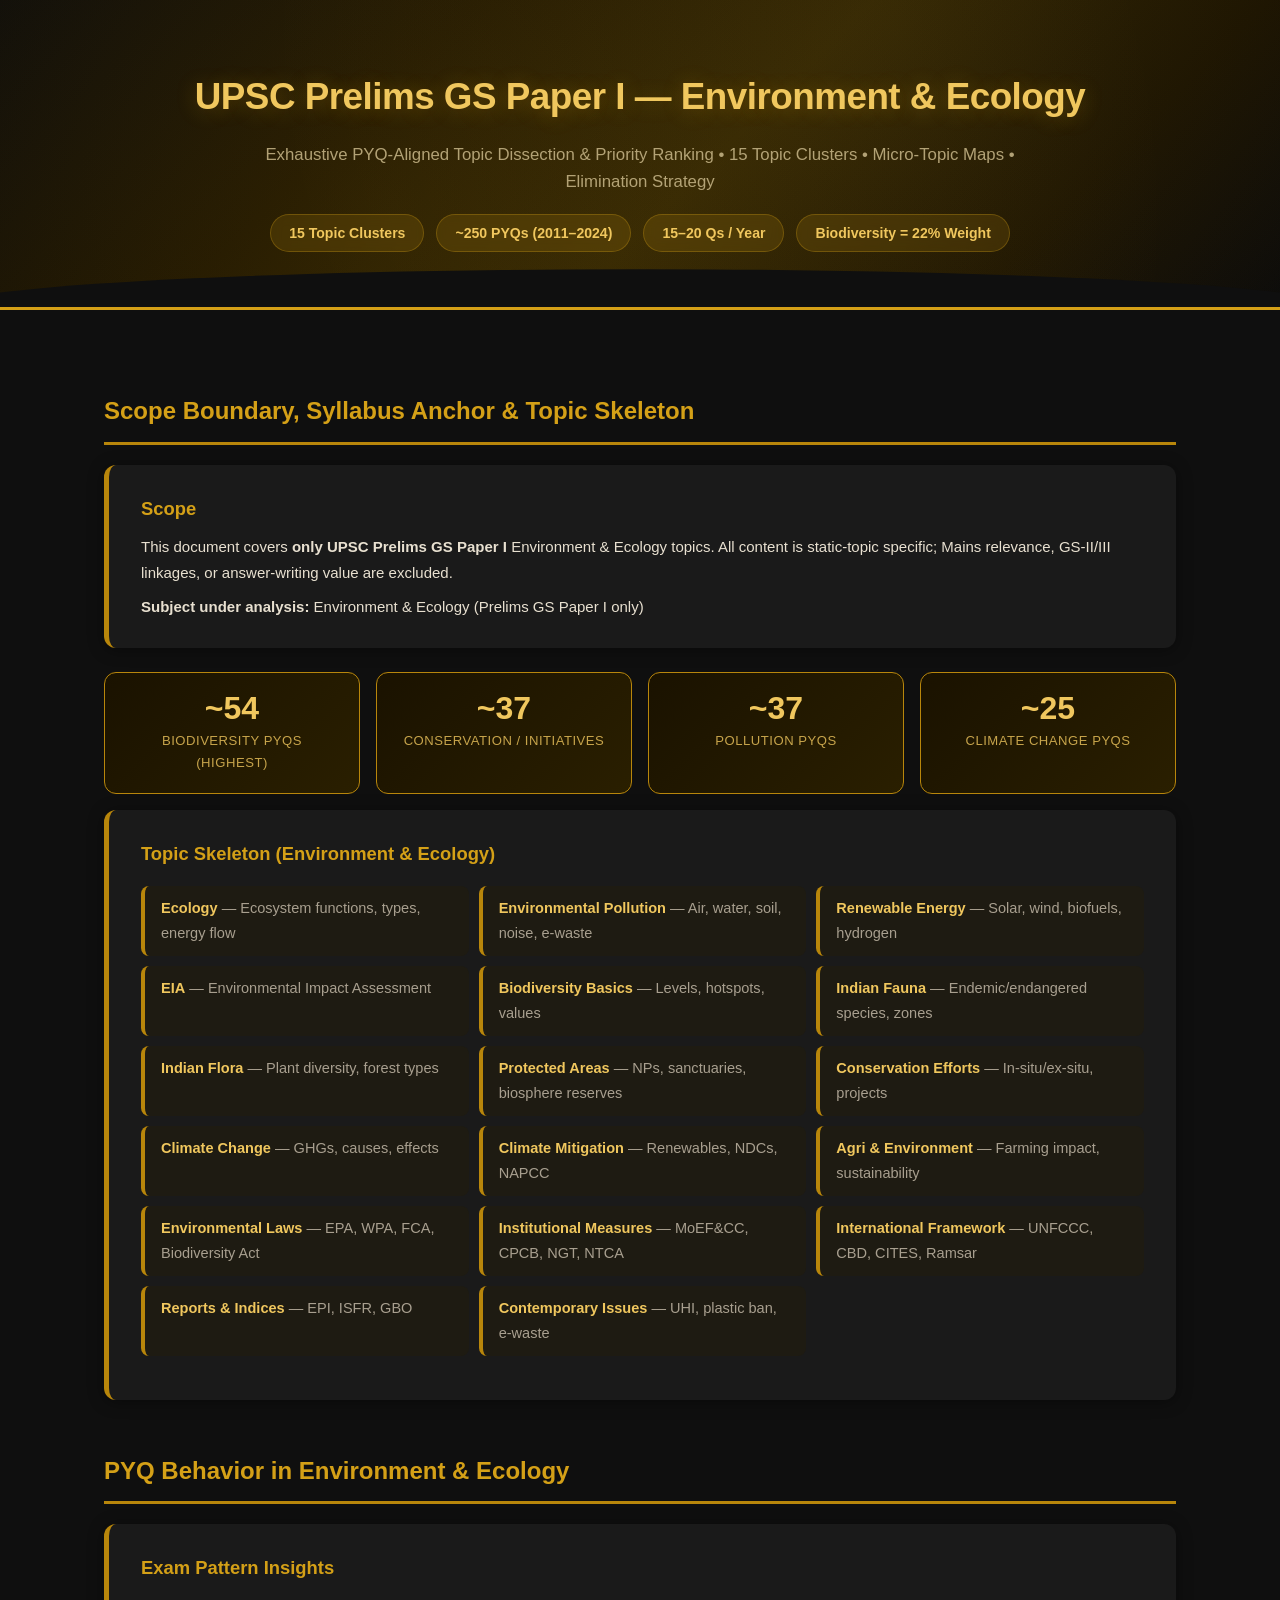
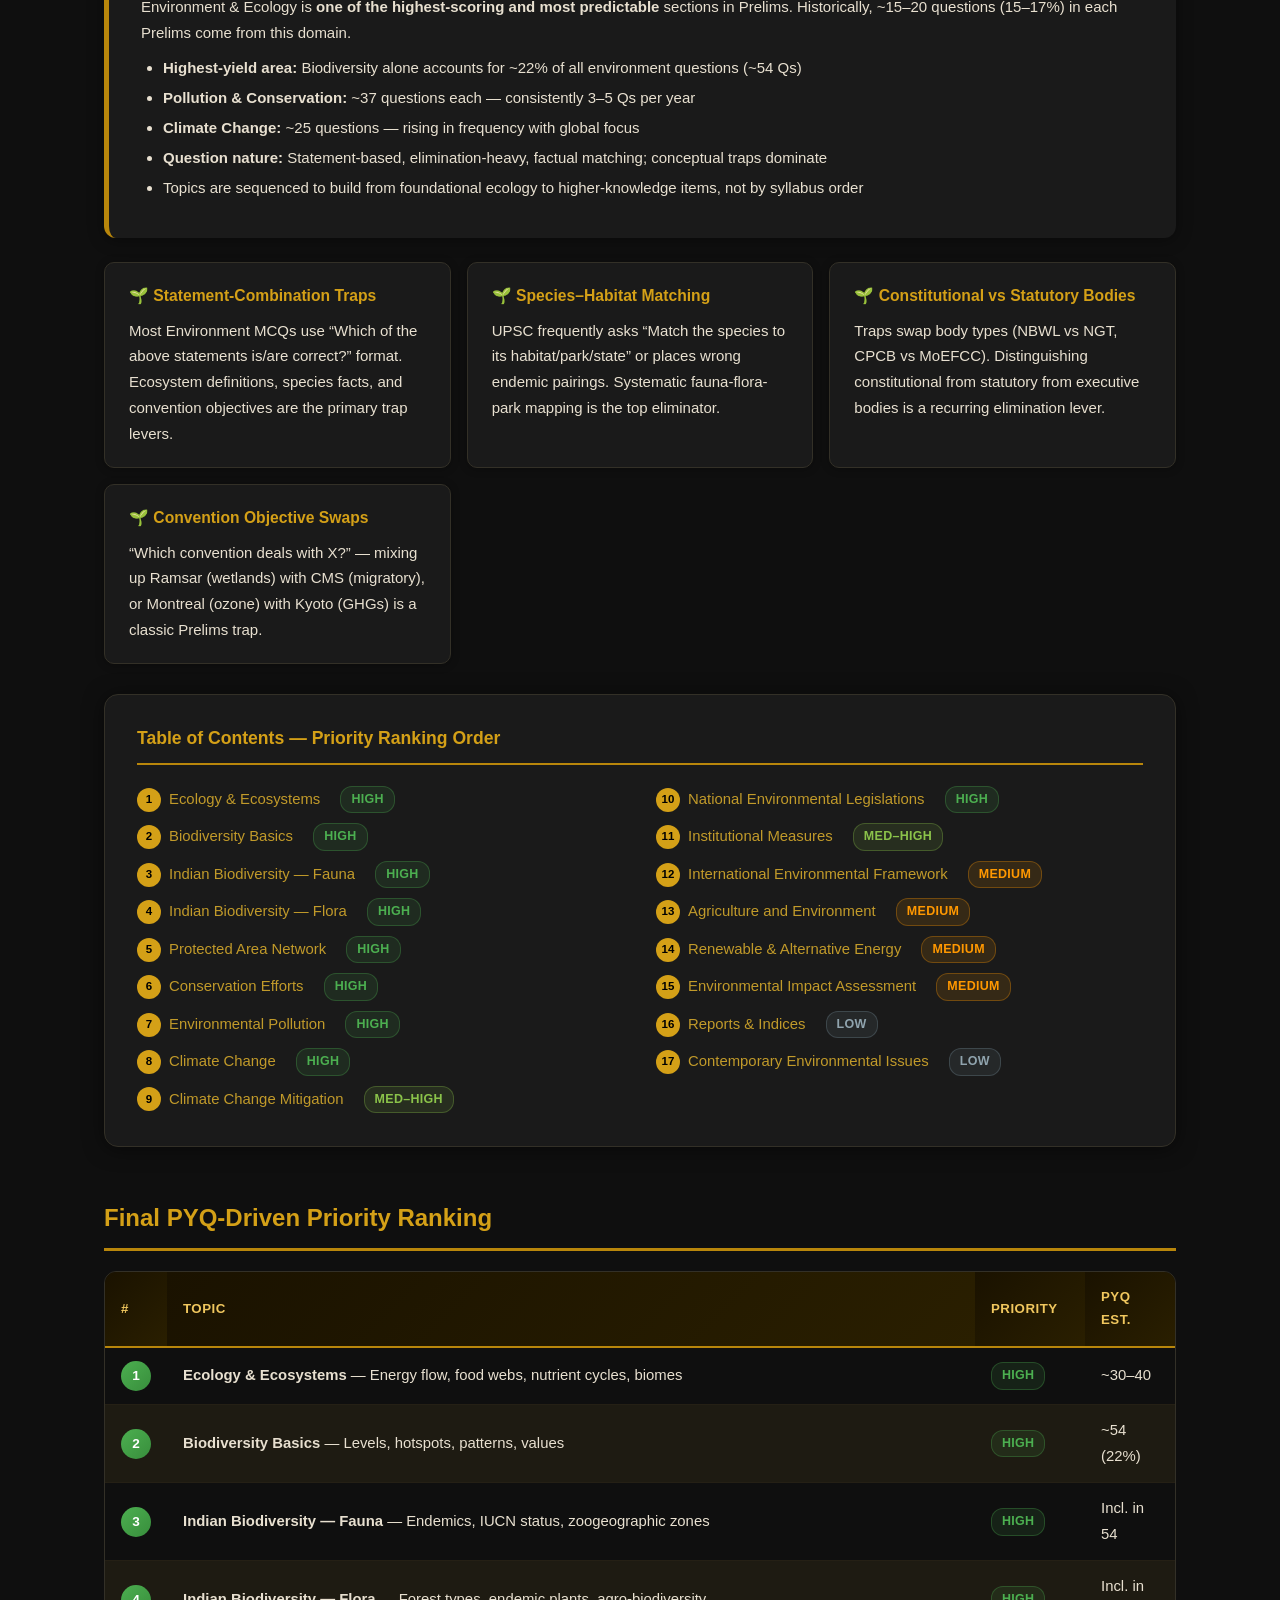
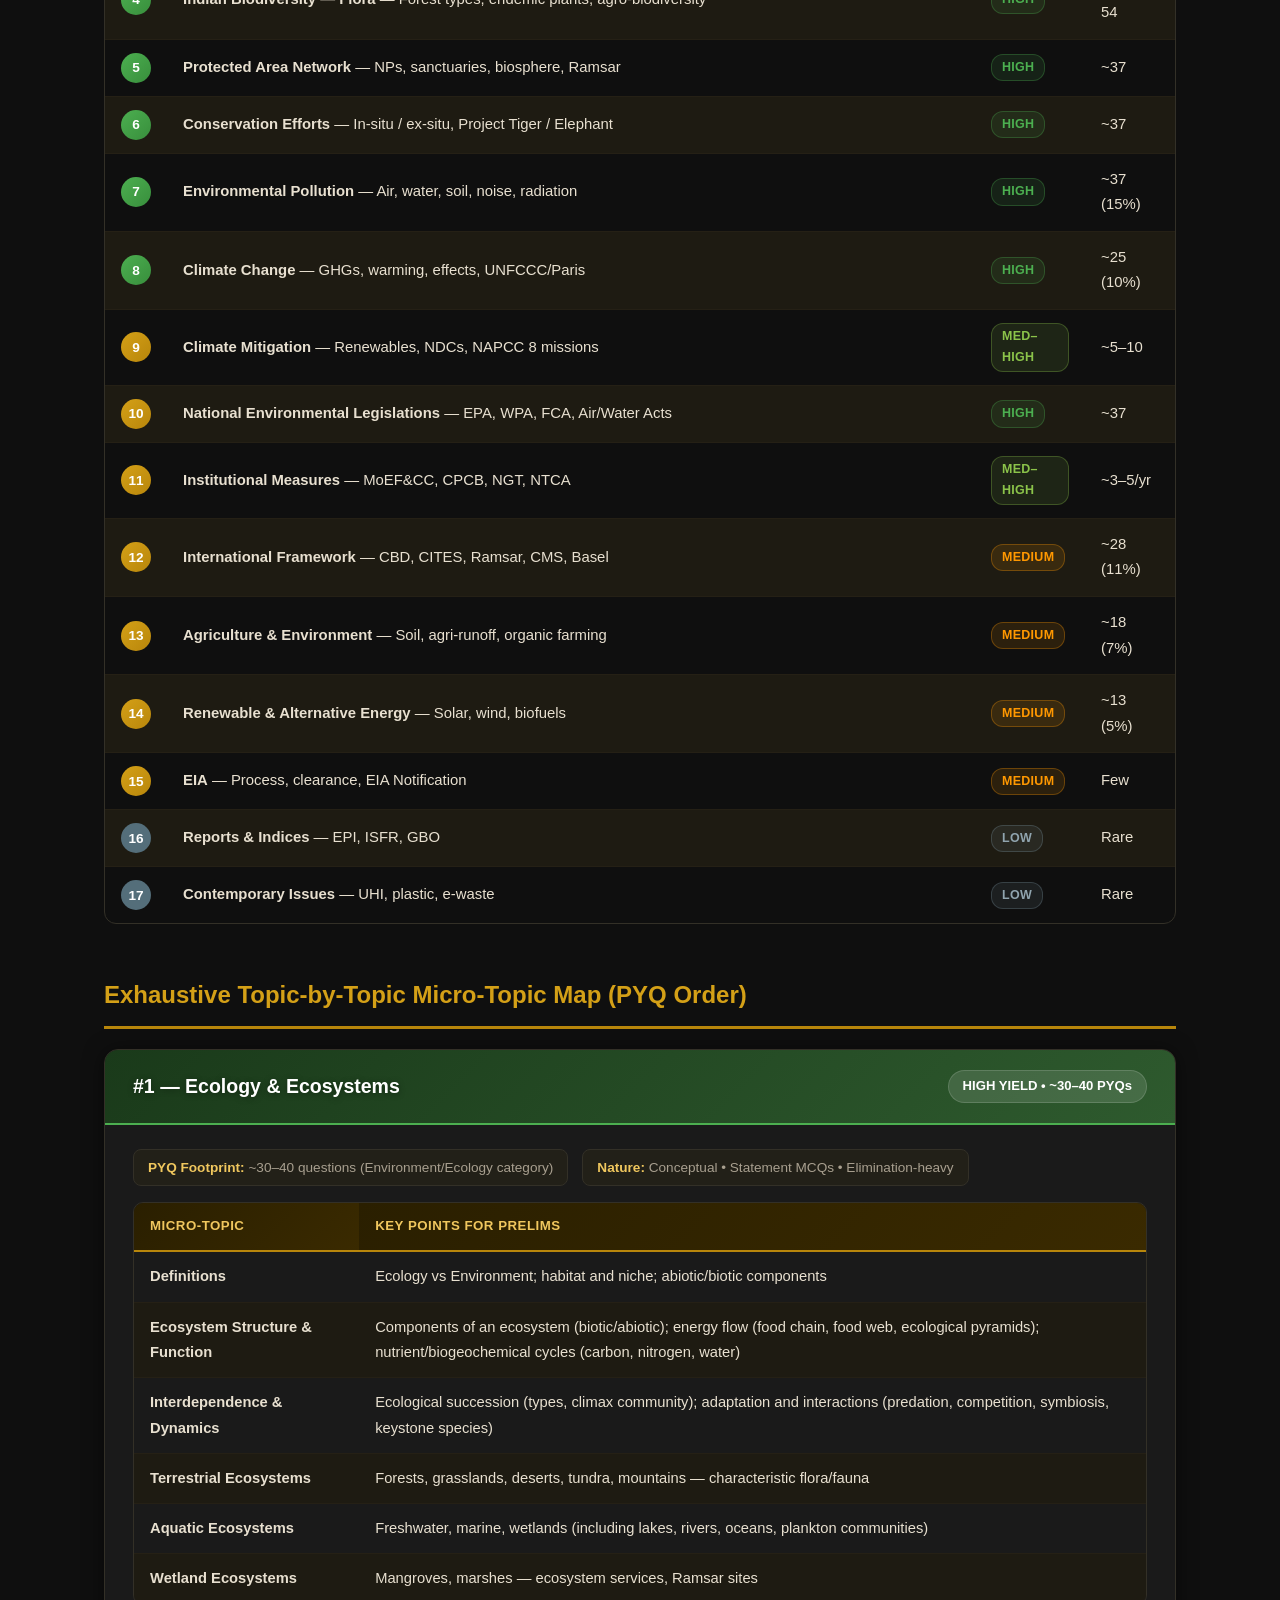
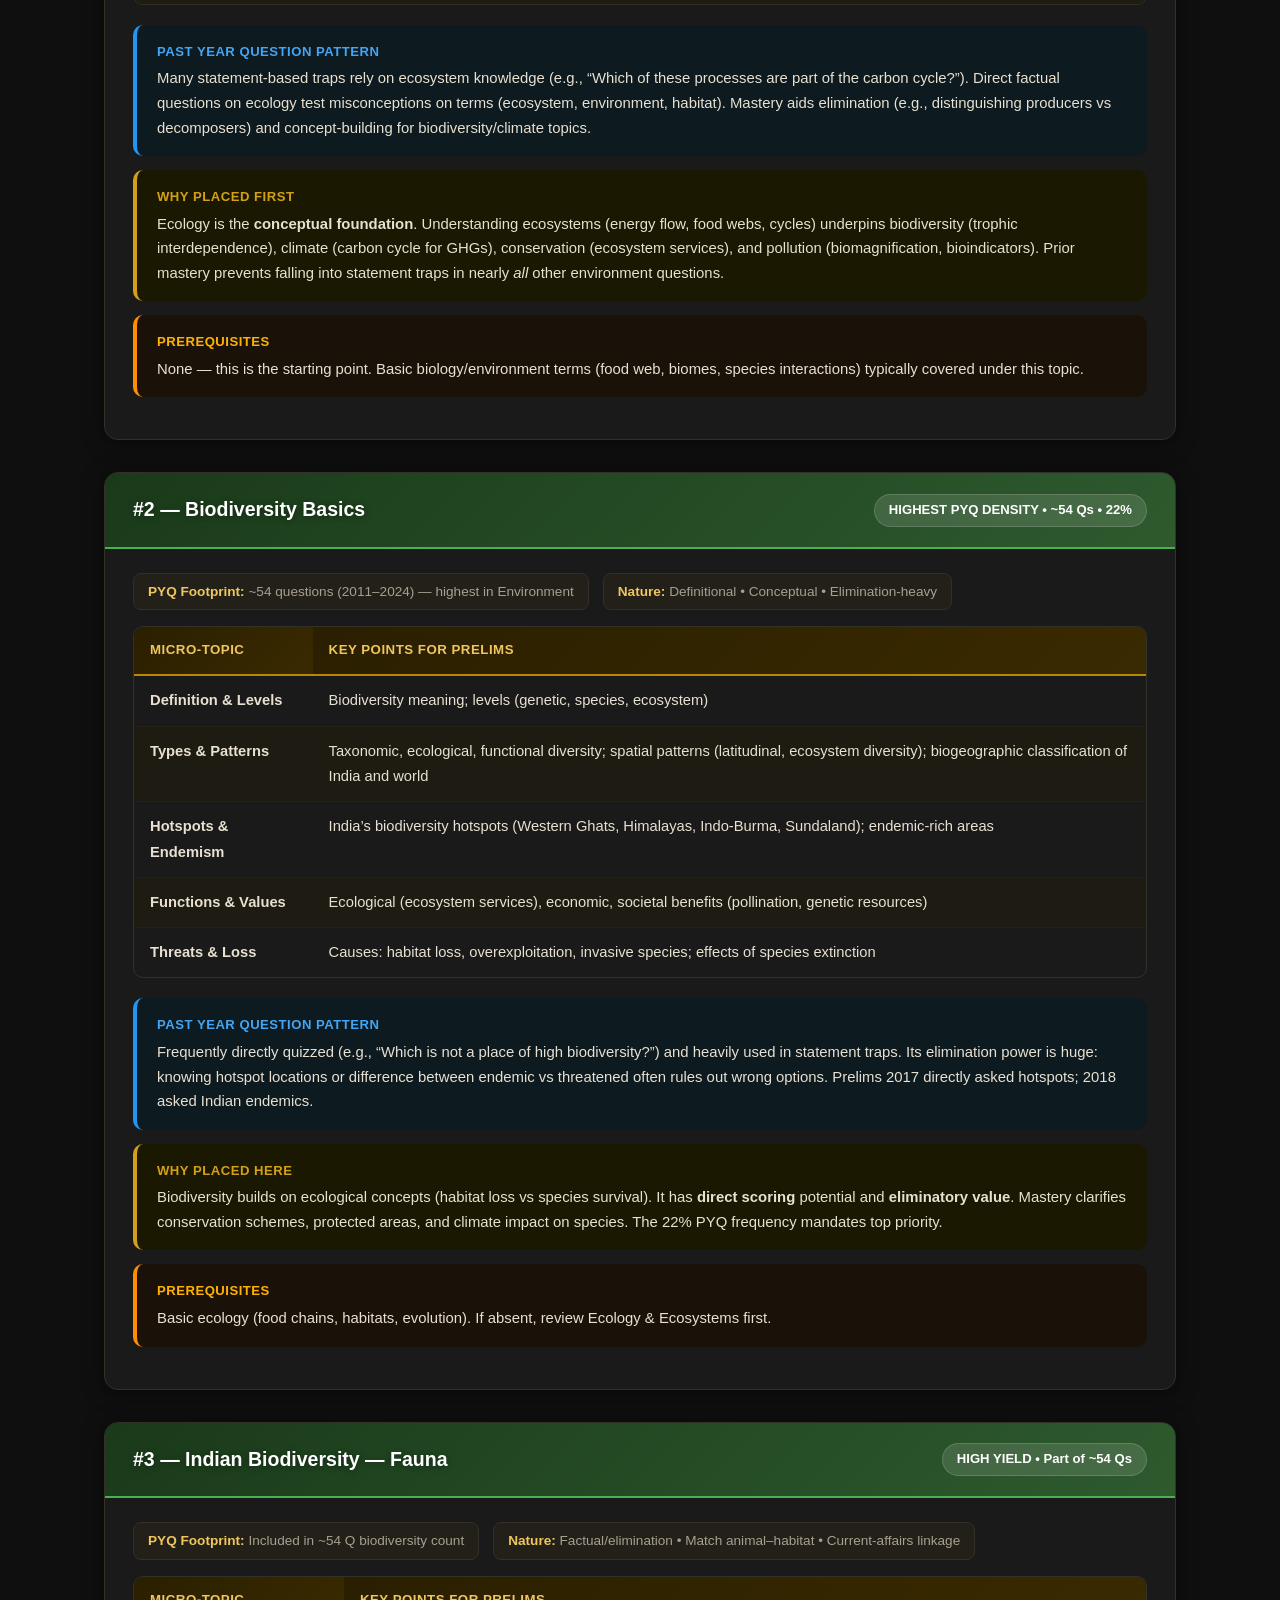
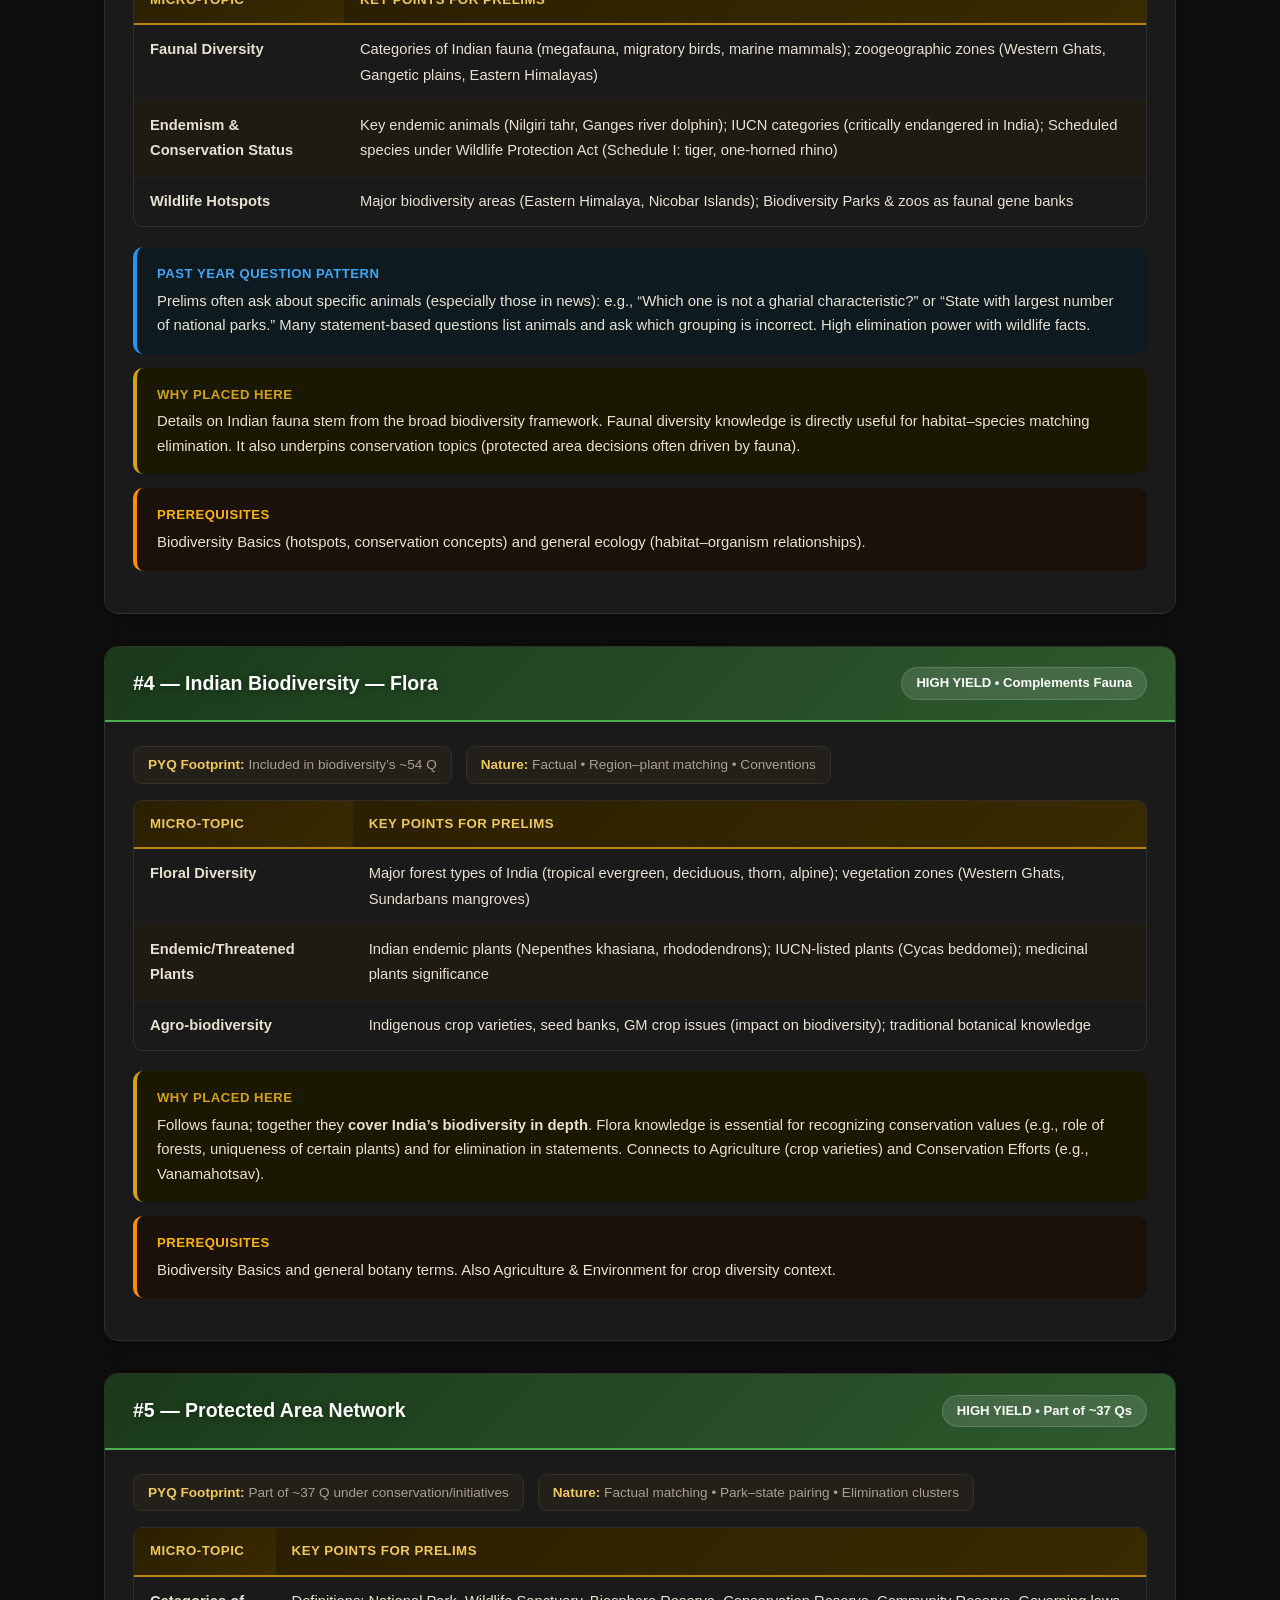
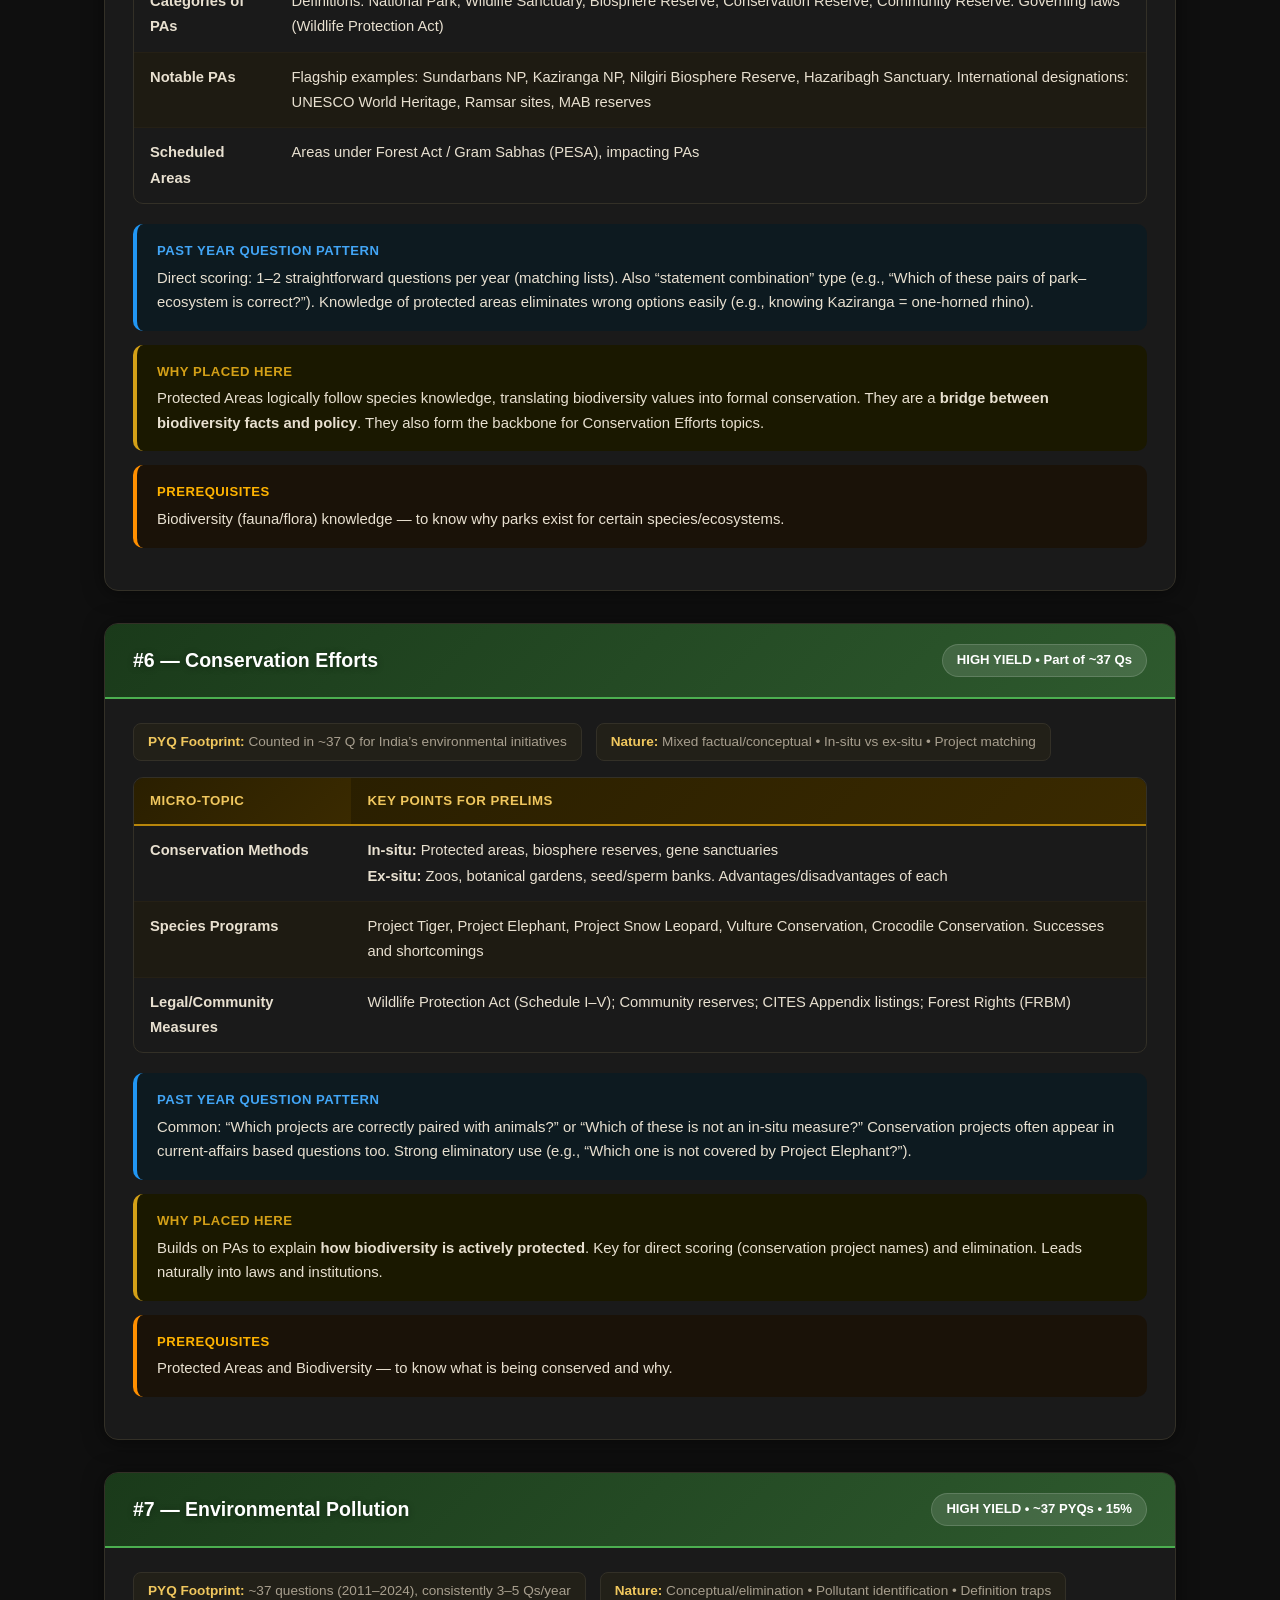
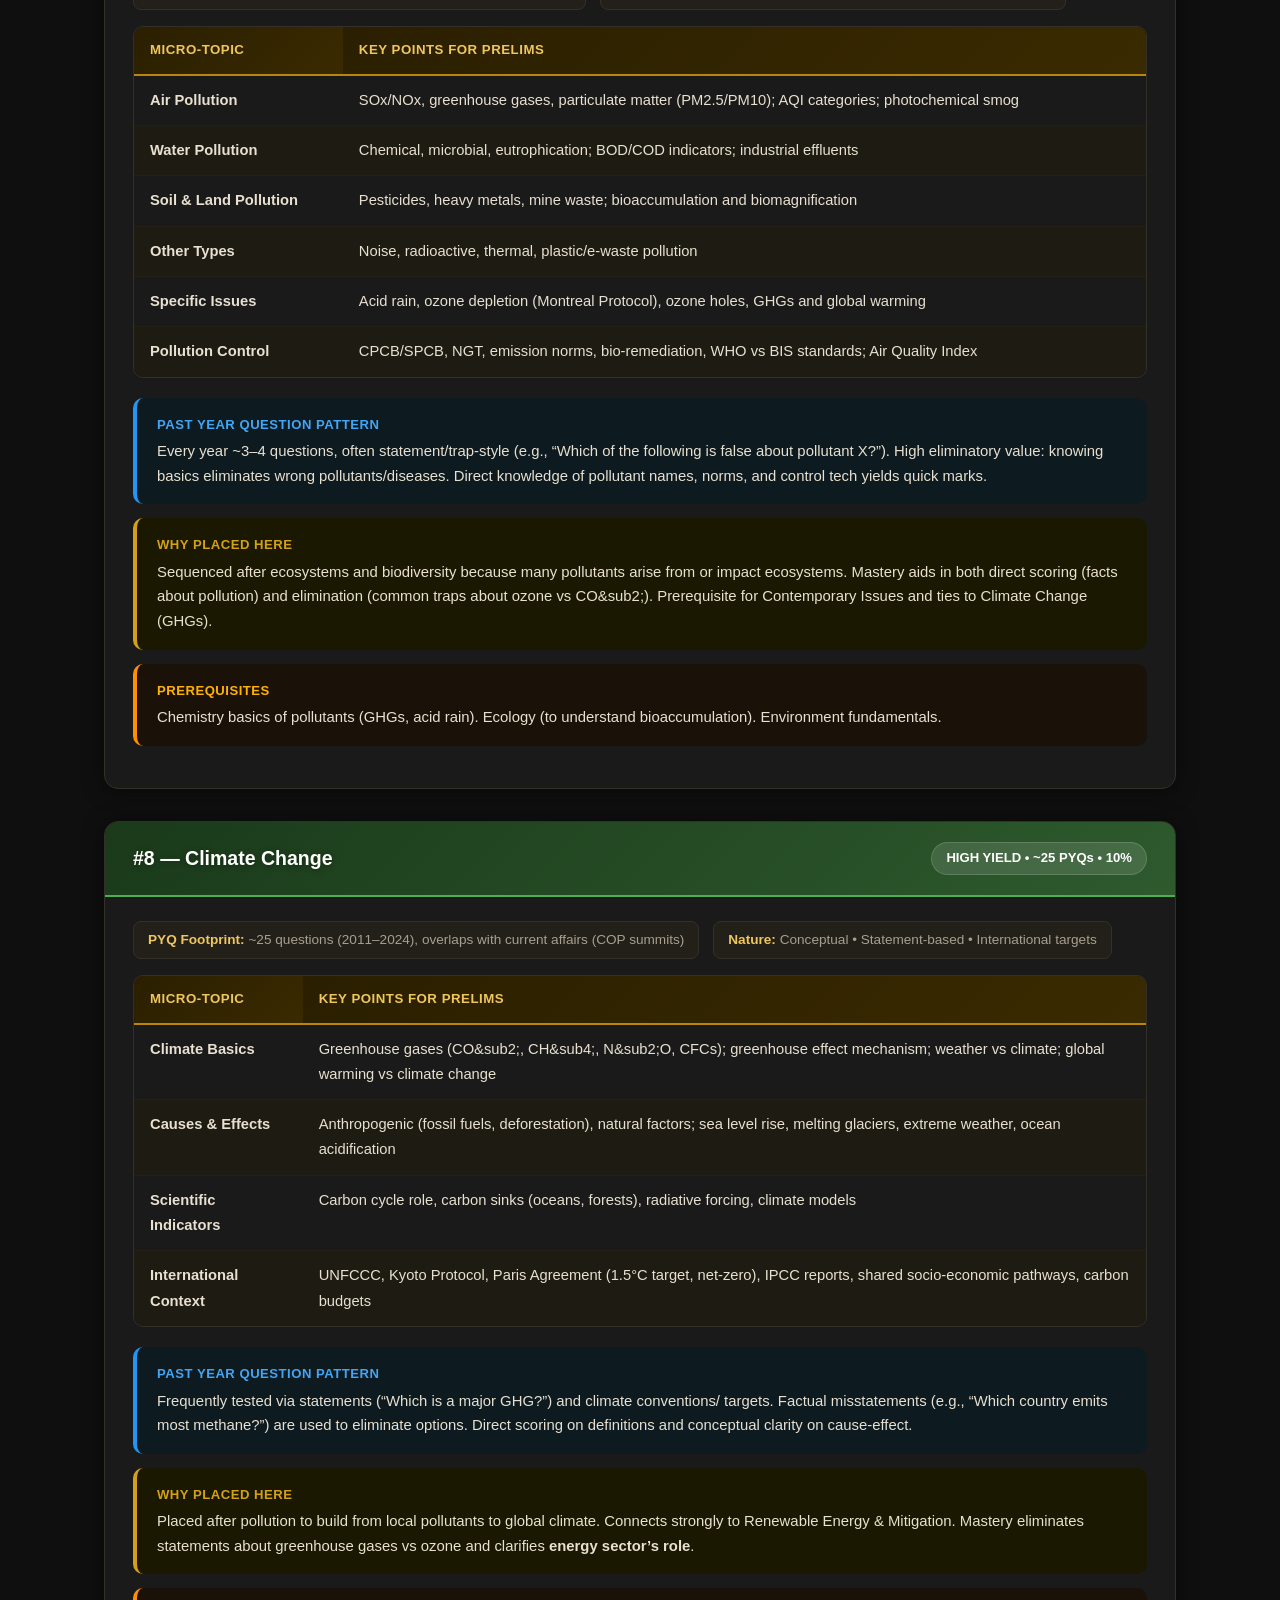
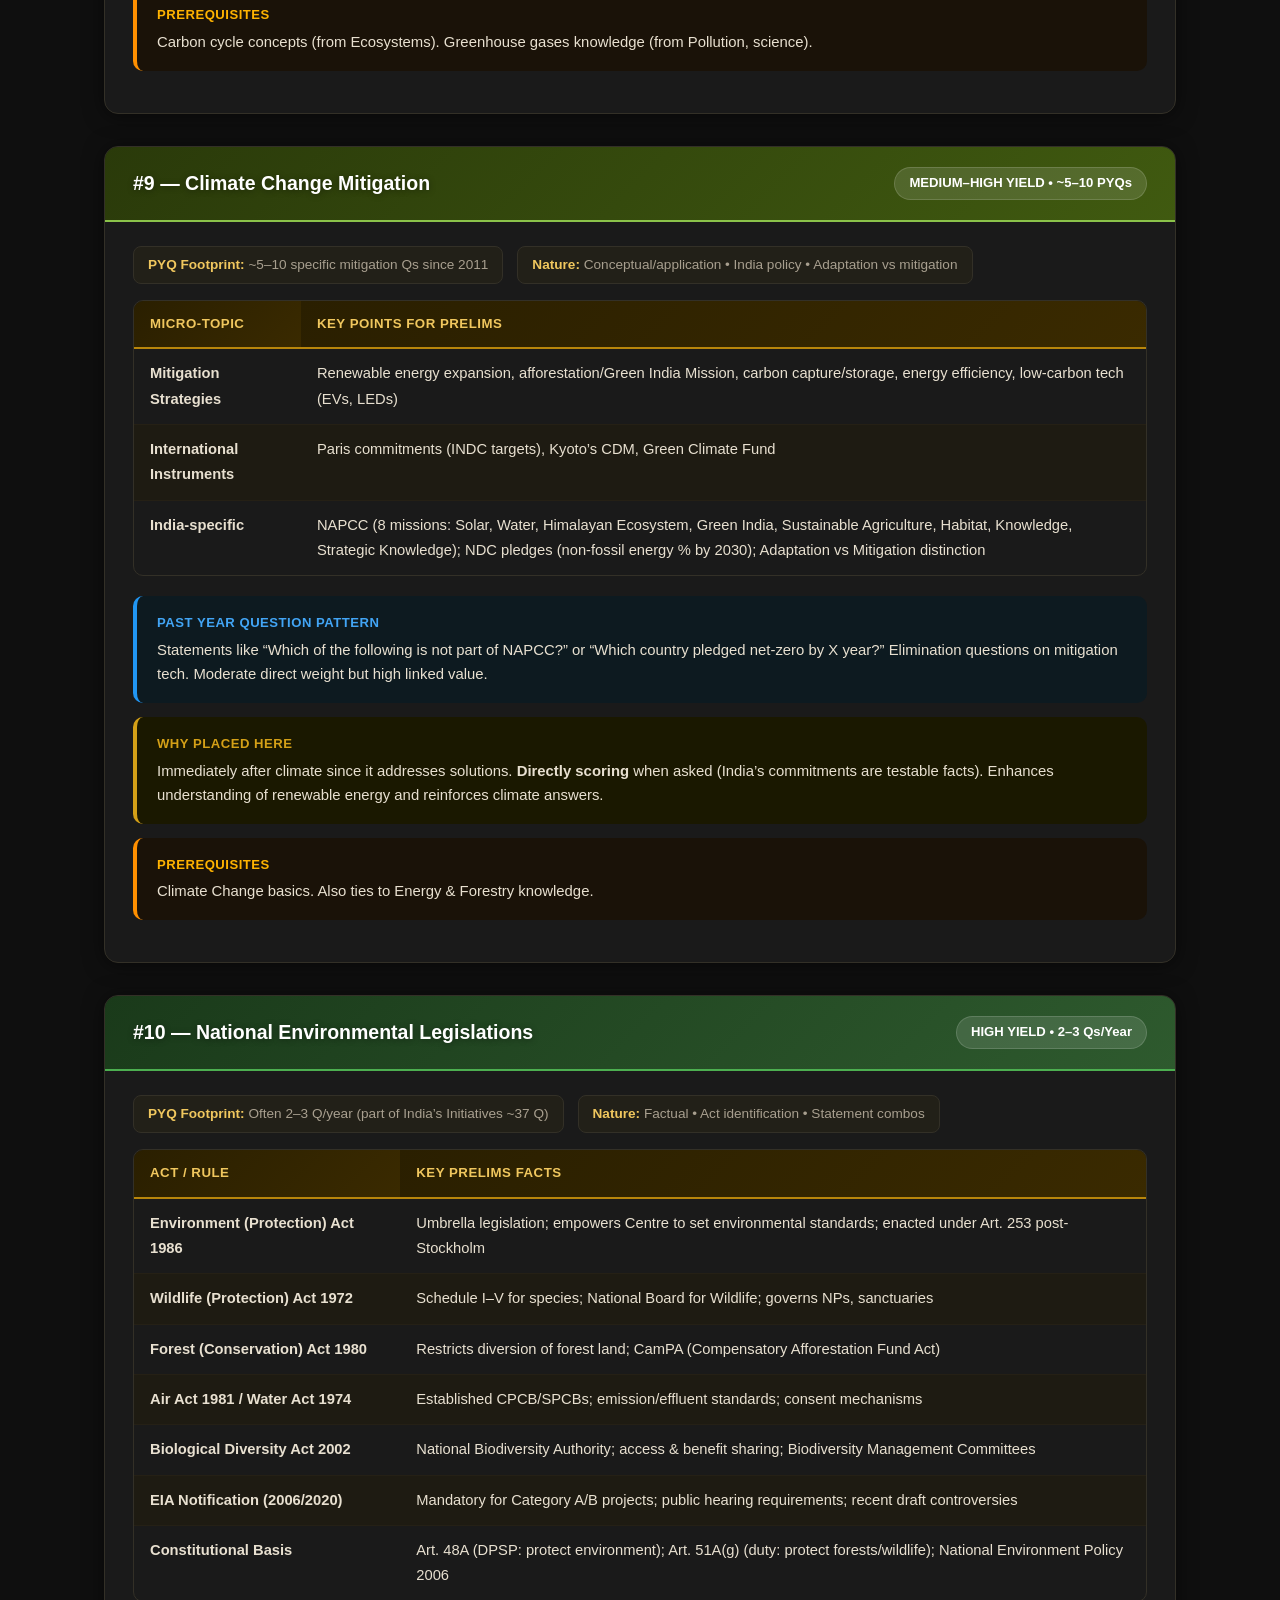
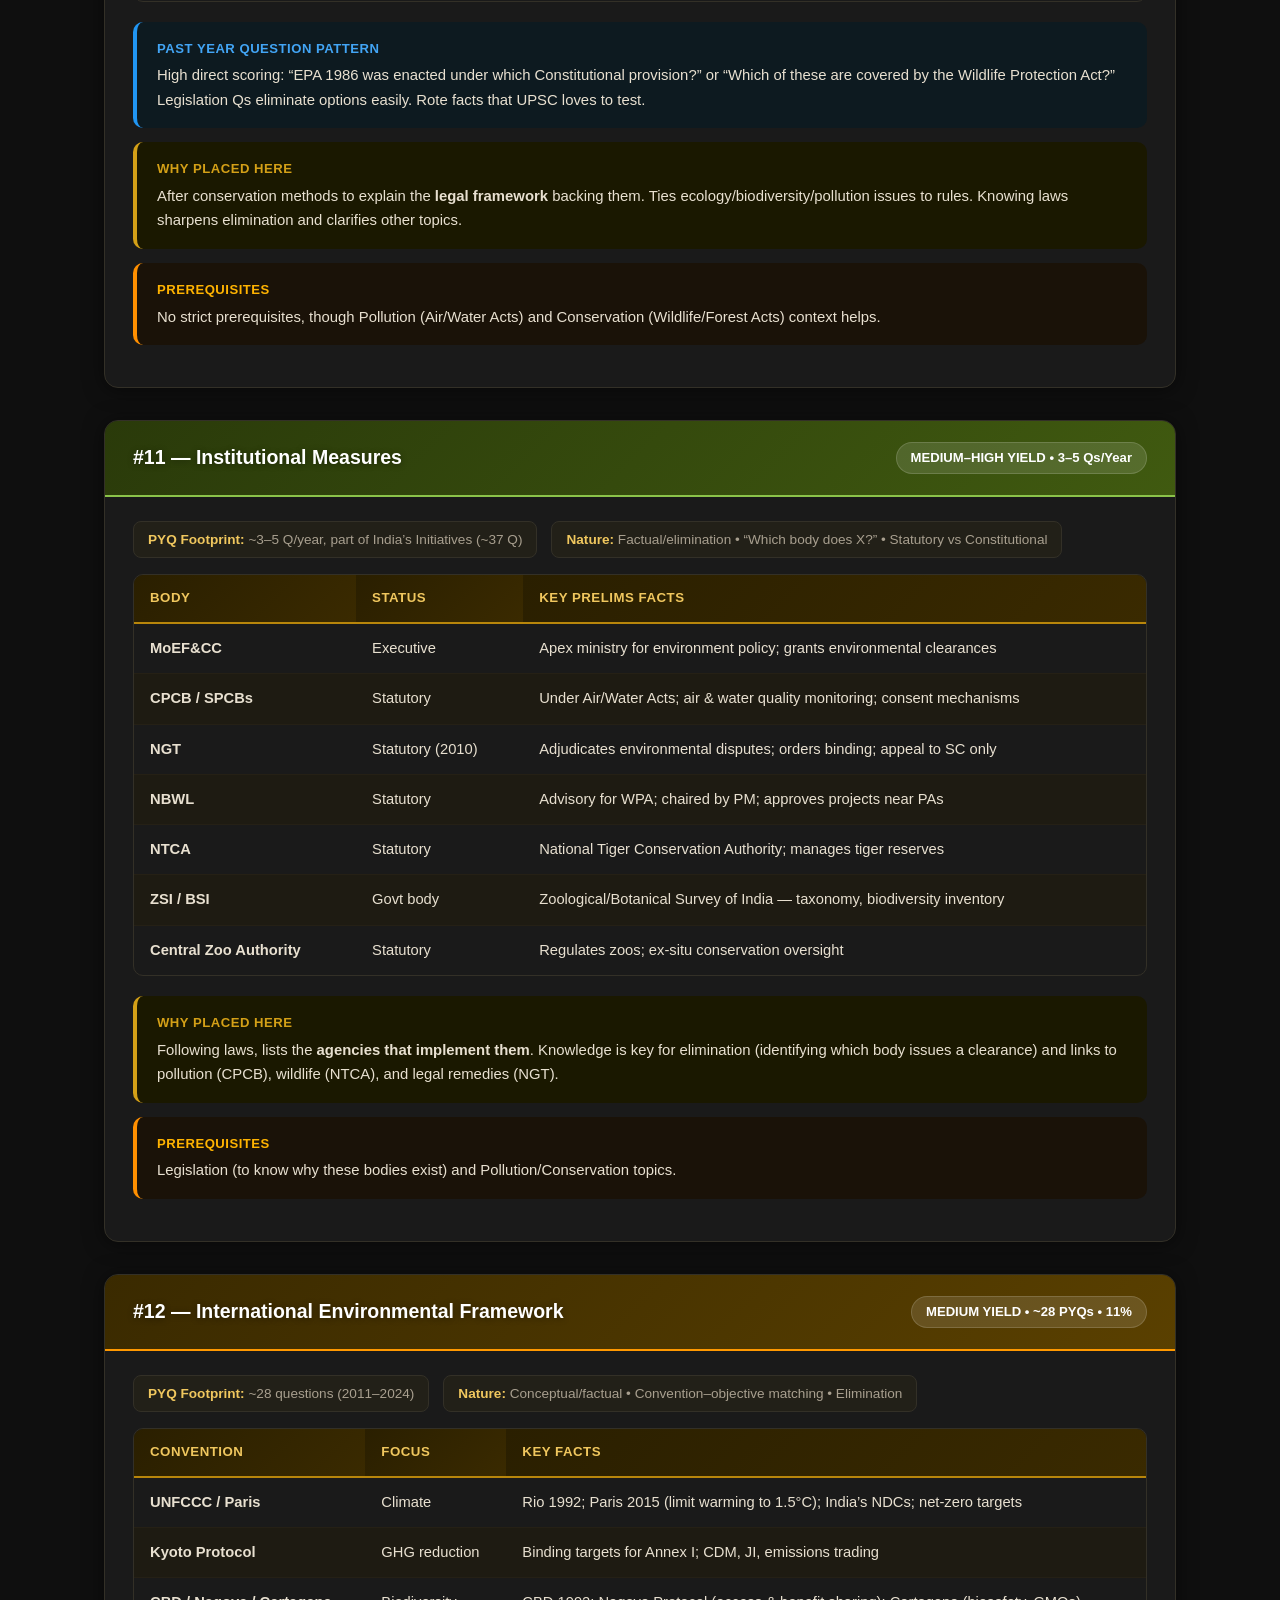
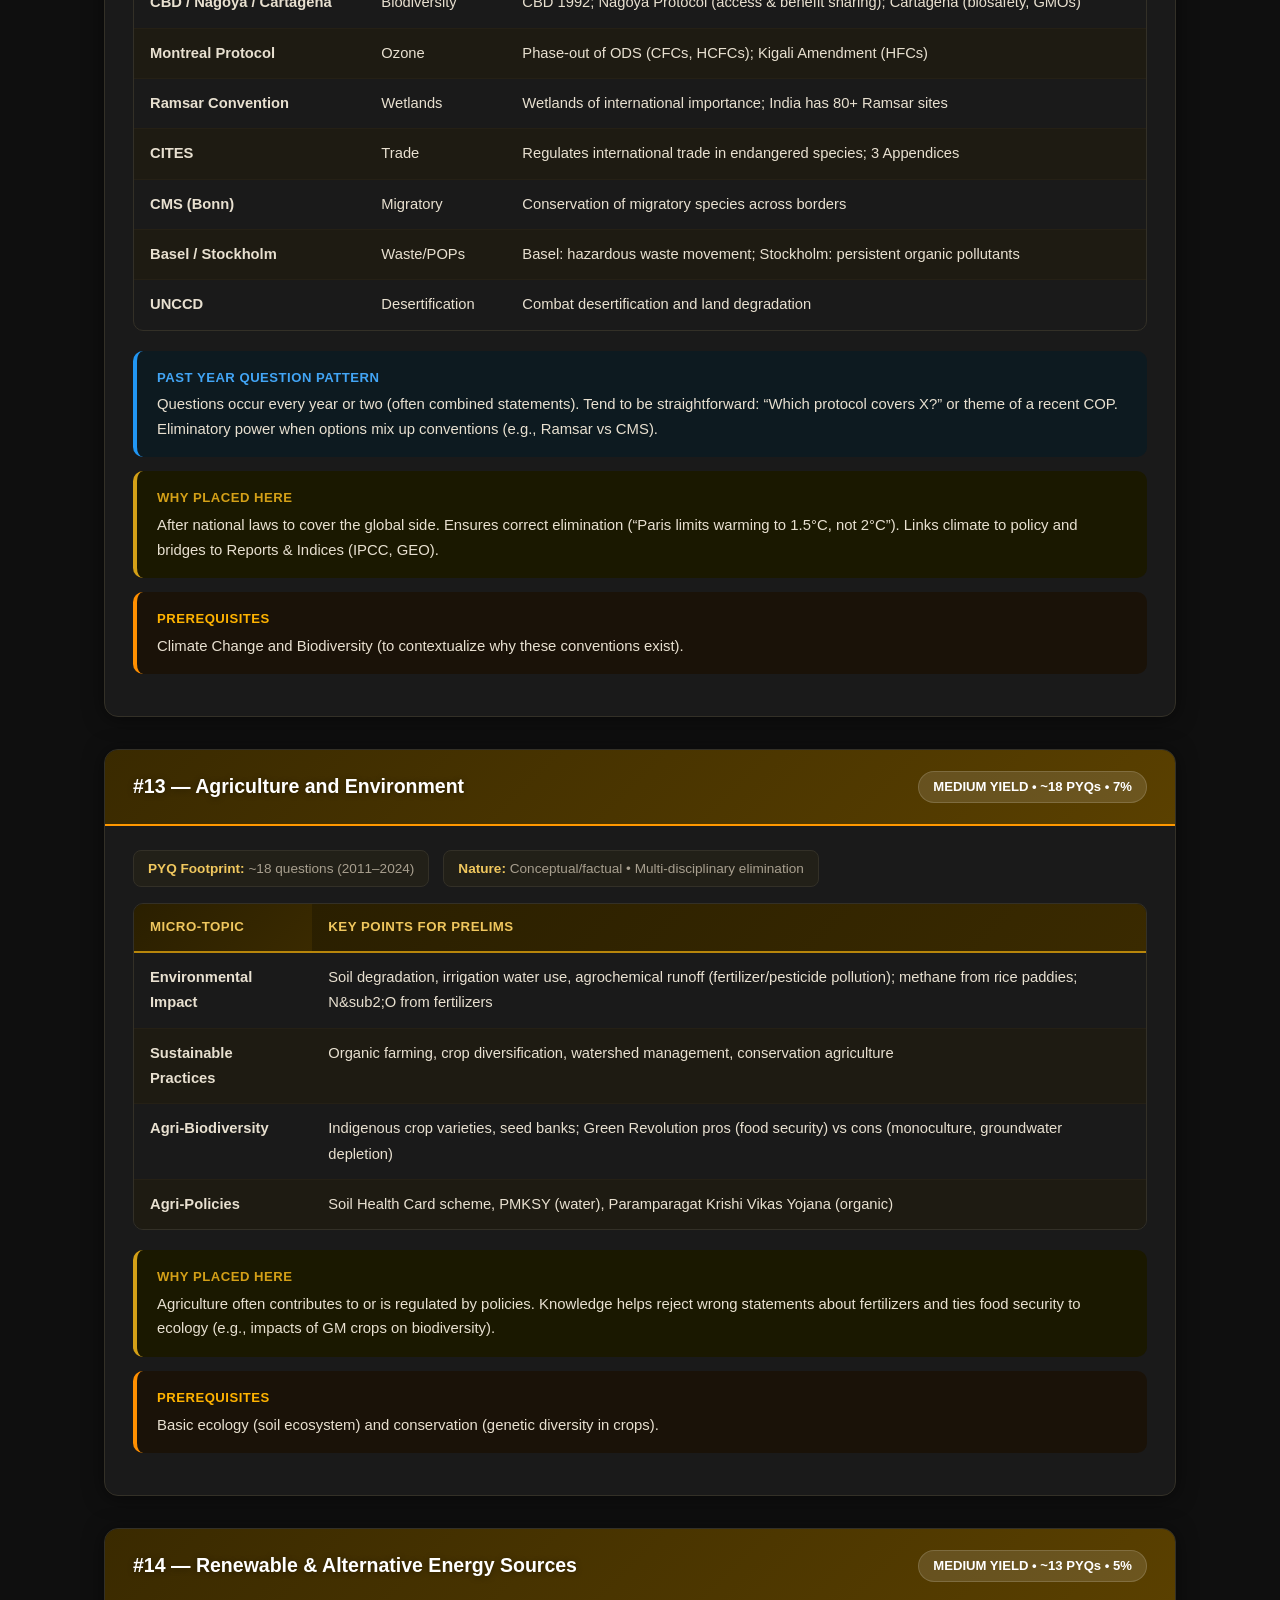
<file: SUBJECT MICRO PARTITIONS/UPSC-ECOLOGY AND ENVIRONMENT.html>
<!DOCTYPE html>
<html lang="en">
<head>
<meta charset="UTF-8">
<meta name="viewport" content="width=device-width, initial-scale=1.0">
<title>UPSC Prelims GS Paper I &mdash; Environment &amp; Ecology: Exhaustive PYQ-Aligned Topic Dissection &amp; Priority Ranking</title>
<style>
  :root {
    --primary: #1a1a1a;
    --primary-light: #2d2d2d;
    --primary-dark: #0d0d0d;
    --gold: #d4a017;
    --gold-light: #f0c75e;
    --gold-dark: #b8860b;
    --gold-dim: #c19a2a;
    --bg: #0f0f0f;
    --card-bg: #1a1a1a;
    --text: #e8e0d0;
    --text-secondary: #a89f8f;
    --border: #333027;
    --high: #4caf50;
    --high-bg: rgba(76,175,80,0.12);
    --medium: #ff9800;
    --medium-bg: rgba(255,152,0,0.12);
    --medium-high: #8bc34a;
    --medium-high-bg: rgba(139,195,74,0.12);
    --low: #ef5350;
    --low-bg: rgba(239,83,80,0.1);
    --low-medium: #ff7043;
    --low-medium-bg: rgba(255,112,67,0.1);
  }

  * { margin: 0; padding: 0; box-sizing: border-box; }

  body {
    font-family: 'Segoe UI', 'Roboto', 'Helvetica Neue', Arial, sans-serif;
    background: var(--bg);
    color: var(--text);
    line-height: 1.72;
    font-size: 15px;
  }

  /* Hero */
  .hero {
    background: linear-gradient(135deg, #0a0a0a 0%, #1a1200 30%, #2a1f00 55%, #1a1200 80%, #0a0a0a 100%);
    color: #fff;
    padding: 65px 40px 55px;
    text-align: center;
    position: relative;
    overflow: hidden;
    border-bottom: 3px solid var(--gold);
  }
  .hero::before {
    content: '';
    position: absolute;
    top: -50%; left: -50%;
    width: 200%; height: 200%;
    background: radial-gradient(circle at 40% 60%, rgba(212,160,23,0.1) 0%, transparent 50%),
                radial-gradient(circle at 60% 30%, rgba(240,199,94,0.05) 0%, transparent 40%);
    pointer-events: none;
  }
  .hero::after {
    content: '';
    position: absolute;
    bottom: -2px; left: 0; right: 0;
    height: 40px;
    background: var(--bg);
    clip-path: ellipse(55% 100% at 50% 100%);
  }
  .hero h1 {
    font-size: 2.3rem;
    font-weight: 800;
    margin-bottom: 14px;
    letter-spacing: -0.5px;
    position: relative;
    color: var(--gold-light);
    text-shadow: 0 2px 20px rgba(212,160,23,0.3);
  }
  .hero .subtitle {
    font-size: 1.05rem;
    opacity: 0.85;
    max-width: 820px;
    margin: 0 auto;
    line-height: 1.6;
    position: relative;
    color: #c9b88a;
  }
  .hero .badge-row {
    margin-top: 18px;
    display: flex;
    justify-content: center;
    gap: 12px;
    flex-wrap: wrap;
    position: relative;
  }
  .hero .stat-badge {
    background: rgba(212,160,23,0.15);
    backdrop-filter: blur(6px);
    border: 1px solid rgba(212,160,23,0.3);
    padding: 6px 18px;
    border-radius: 20px;
    font-size: 0.88rem;
    font-weight: 600;
    color: var(--gold-light);
  }

  /* Container */
  .container {
    max-width: 1120px;
    margin: 0 auto;
    padding: 30px 24px 60px;
  }

  /* Section titles */
  .section-title {
    font-size: 1.5rem;
    font-weight: 700;
    color: var(--gold);
    margin: 50px 0 20px;
    padding-bottom: 10px;
    border-bottom: 3px solid var(--gold-dark);
    display: block;
  }

  /* Cards */
  .card {
    background: var(--card-bg);
    border-radius: 12px;
    box-shadow: 0 2px 16px rgba(0,0,0,0.4);
    padding: 28px 32px;
    margin-bottom: 24px;
    border-left: 5px solid var(--gold-dark);
    transition: box-shadow 0.2s;
  }
  .card:hover { box-shadow: 0 4px 24px rgba(212,160,23,0.12); }
  .card h3 {
    font-size: 1.15rem;
    color: var(--gold);
    margin-bottom: 10px;
  }

  /* Unit cards */
  .unit-card {
    background: var(--card-bg);
    border-radius: 14px;
    box-shadow: 0 2px 20px rgba(0,0,0,0.5);
    margin-bottom: 32px;
    overflow: hidden;
    border: 1px solid var(--border);
  }
  .unit-header {
    padding: 20px 28px;
    display: flex;
    align-items: center;
    gap: 16px;
    flex-wrap: wrap;
  }
  .unit-header.high-yield { background: linear-gradient(135deg, #1a3a1a, #2e5a2e); border-bottom: 2px solid #4caf50; }
  .unit-header.medium-yield { background: linear-gradient(135deg, #3a2a00, #5a4000); border-bottom: 2px solid #ff9800; }
  .unit-header.medium-high-yield { background: linear-gradient(135deg, #2a3a0a, #405a10); border-bottom: 2px solid #8bc34a; }
  .unit-header.low-yield { background: linear-gradient(135deg, #2a1a1a, #3a2020); border-bottom: 2px solid #78909c; }
  .unit-header.low-medium-yield { background: linear-gradient(135deg, #3a1a0a, #4a2a10); border-bottom: 2px solid #ff7043; }

  .unit-header h2 {
    color: #fff;
    font-size: 1.22rem;
    font-weight: 700;
    flex: 1;
    text-shadow: 0 1px 6px rgba(0,0,0,0.4);
  }
  .unit-badge {
    background: rgba(255,255,255,0.12);
    color: #fff;
    padding: 4px 14px;
    border-radius: 20px;
    font-size: 0.82rem;
    font-weight: 600;
    white-space: nowrap;
    border: 1px solid rgba(255,255,255,0.15);
  }
  .unit-body { padding: 24px 28px 28px; }
  .unit-meta {
    display: flex;
    gap: 14px;
    flex-wrap: wrap;
    margin-bottom: 16px;
  }
  .meta-chip {
    background: #222018;
    border: 1px solid var(--border);
    border-radius: 8px;
    padding: 6px 14px;
    font-size: 0.85rem;
    color: var(--text-secondary);
  }
  .meta-chip strong { color: var(--gold-light); }

  /* Tables */
  .micro-table {
    width: 100%;
    border-collapse: separate;
    border-spacing: 0;
    margin: 16px 0 20px;
    font-size: 0.92rem;
    border-radius: 10px;
    overflow: hidden;
    border: 1px solid var(--border);
  }
  .micro-table thead th {
    background: linear-gradient(135deg, #2a1f00, #3a2a00);
    color: var(--gold-light);
    padding: 12px 16px;
    text-align: left;
    font-weight: 600;
    font-size: 0.83rem;
    text-transform: uppercase;
    letter-spacing: 0.5px;
    border-bottom: 2px solid var(--gold-dark);
  }
  .micro-table tbody td {
    padding: 12px 16px;
    border-bottom: 1px solid #252015;
    vertical-align: top;
    color: var(--text);
  }
  .micro-table tbody tr:last-child td { border-bottom: none; }
  .micro-table tbody tr:nth-child(even) { background: #1e1b12; }
  .micro-table tbody tr:hover { background: #27220f; }

  /* Yield tags */
  .yield-tag {
    display: inline-block;
    padding: 2px 10px;
    border-radius: 12px;
    font-size: 0.78rem;
    font-weight: 700;
    text-transform: uppercase;
    letter-spacing: 0.3px;
  }
  .yield-tag.high { background: var(--high-bg); color: var(--high); border: 1px solid rgba(76,175,80,0.3); }
  .yield-tag.medium { background: var(--medium-bg); color: var(--medium); border: 1px solid rgba(255,152,0,0.3); }
  .yield-tag.medium-high { background: var(--medium-high-bg); color: var(--medium-high); border: 1px solid rgba(139,195,74,0.3); }
  .yield-tag.low { background: rgba(120,144,156,0.12); color: #90a4ae; border: 1px solid rgba(120,144,156,0.3); }
  .yield-tag.low-medium { background: var(--low-medium-bg); color: var(--low-medium); border: 1px solid rgba(255,112,67,0.3); }

  /* Info boxes */
  .info-box {
    border-radius: 10px;
    padding: 16px 20px;
    margin: 14px 0;
    font-size: 0.93rem;
    line-height: 1.65;
  }
  .info-box.why { background: #1a1800; border-left: 4px solid var(--gold); }
  .info-box.pyq { background: #0d1a20; border-left: 4px solid #2196f3; }
  .info-box.prereq { background: #1a1208; border-left: 4px solid #ff8f00; }
  .info-box .label {
    font-weight: 700;
    font-size: 0.82rem;
    text-transform: uppercase;
    letter-spacing: 0.5px;
    margin-bottom: 4px;
  }
  .info-box.why .label { color: var(--gold); }
  .info-box.pyq .label { color: #42a5f5; }
  .info-box.prereq .label { color: #ffb300; }

  /* Ranking table */
  .ranking-table {
    width: 100%;
    border-collapse: separate;
    border-spacing: 0;
    margin: 20px 0;
    border-radius: 12px;
    overflow: hidden;
    border: 1px solid var(--border);
    font-size: 0.93rem;
  }
  .ranking-table thead th {
    background: linear-gradient(135deg, #1a1200, #2a1f00);
    color: var(--gold-light);
    padding: 14px 16px;
    text-align: left;
    font-weight: 600;
    font-size: 0.83rem;
    text-transform: uppercase;
    letter-spacing: 0.5px;
    border-bottom: 2px solid var(--gold-dark);
  }
  .ranking-table tbody td {
    padding: 13px 16px;
    border-bottom: 1px solid #252015;
    vertical-align: middle;
  }
  .ranking-table tbody tr:last-child td { border-bottom: none; }
  .ranking-table tbody tr:nth-child(even) { background: #1e1b12; }
  .ranking-table tbody tr:hover { background: #27220f; }
  .rank-num {
    display: inline-flex;
    align-items: center;
    justify-content: center;
    width: 30px;
    height: 30px;
    border-radius: 50%;
    font-weight: 800;
    font-size: 0.85rem;
    color: #fff;
  }
  .rank-num.top { background: linear-gradient(135deg, #4caf50, #388e3c); }
  .rank-num.mid { background: linear-gradient(135deg, var(--gold), var(--gold-dark)); }
  .rank-num.low-r { background: #546e7a; }

  /* Skeleton grid */
  .skeleton-list {
    display: grid;
    grid-template-columns: repeat(auto-fill, minmax(310px, 1fr));
    gap: 10px;
    margin: 16px 0;
  }
  .skeleton-item {
    background: #1e1b12;
    padding: 10px 16px;
    border-radius: 8px;
    font-size: 0.91rem;
    border-left: 4px solid var(--gold-dark);
    color: var(--text-secondary);
  }
  .skeleton-item strong { color: var(--gold-light); }

  /* Construct grid */
  .construct-grid {
    display: grid;
    grid-template-columns: repeat(auto-fill, minmax(340px, 1fr));
    gap: 16px;
    margin: 16px 0;
  }
  .construct-card {
    background: var(--card-bg);
    border-radius: 10px;
    padding: 20px 24px;
    border: 1px solid var(--border);
    box-shadow: 0 1px 8px rgba(0,0,0,0.3);
  }
  .construct-card h4 {
    color: var(--gold);
    font-size: 0.98rem;
    margin-bottom: 8px;
  }

  /* TOC */
  .toc {
    background: var(--card-bg);
    border-radius: 14px;
    box-shadow: 0 2px 20px rgba(0,0,0,0.5);
    padding: 28px 32px;
    margin: 30px 0;
    border: 1px solid var(--border);
    columns: 2;
    column-gap: 32px;
  }
  .toc h3 {
    font-size: 1.1rem;
    color: var(--gold);
    margin-bottom: 16px;
    padding-bottom: 10px;
    border-bottom: 2px solid var(--gold-dark);
    column-span: all;
  }
  .toc-item {
    break-inside: avoid;
    padding: 5px 0;
    font-size: 0.93rem;
    display: flex;
    align-items: center;
    gap: 8px;
  }
  .toc-item a {
    color: var(--gold-dim);
    text-decoration: none;
    transition: color 0.2s;
  }
  .toc-item a:hover { color: var(--gold-light); text-decoration: underline; }
  .toc-num {
    display: inline-flex;
    align-items: center;
    justify-content: center;
    min-width: 24px;
    height: 24px;
    border-radius: 50%;
    font-size: 0.72rem;
    font-weight: 700;
    color: #000;
    background: var(--gold);
    flex-shrink: 0;
  }

  /* Highlight stats */
  .highlight-stat {
    display: flex;
    gap: 16px;
    flex-wrap: wrap;
    margin: 16px 0;
  }
  .stat-card {
    background: linear-gradient(135deg, #1a1200, #2a1f00);
    color: var(--gold-light);
    border-radius: 12px;
    padding: 18px 24px;
    flex: 1;
    min-width: 200px;
    text-align: center;
    border: 1px solid var(--gold-dark);
  }
  .stat-card .num {
    font-size: 2rem;
    font-weight: 800;
    line-height: 1.1;
    color: var(--gold-light);
  }
  .stat-card .lbl {
    font-size: 0.82rem;
    opacity: 0.8;
    text-transform: uppercase;
    letter-spacing: 0.5px;
    margin-top: 4px;
  }

  /* Bullet lists */
  .bullet-list { padding-left: 22px; margin: 10px 0; }
  .bullet-list li { margin-bottom: 6px; line-height: 1.6; }

  /* Responsive */
  @media (max-width: 768px) {
    .hero { padding: 40px 20px 35px; }
    .hero h1 { font-size: 1.5rem; }
    .container { padding: 20px 14px 40px; }
    .unit-header { padding: 16px 20px; }
    .unit-body { padding: 18px 20px 22px; }
    .construct-grid, .skeleton-list { grid-template-columns: 1fr; }
    .toc { columns: 1; }
    .ranking-table, .micro-table { font-size: 0.82rem; }
    .ranking-table thead th, .micro-table thead th { padding: 10px 12px; }
    .ranking-table tbody td, .micro-table tbody td { padding: 10px 12px; }
  }

  @media print {
    body { background: #fff; color: #1a1a1a; }
    .hero { -webkit-print-color-adjust: exact; print-color-adjust: exact; }
    .unit-header { -webkit-print-color-adjust: exact; print-color-adjust: exact; }
    .card, .unit-card { break-inside: avoid; }
    body { font-size: 12px; }
  }
</style>
</head>
<body>

<!-- ===== HERO ===== -->
<div class="hero">
  <h1>UPSC Prelims GS Paper I &mdash; Environment &amp; Ecology</h1>
  <p class="subtitle">Exhaustive PYQ-Aligned Topic Dissection &amp; Priority Ranking &bull; 15 Topic Clusters &bull; Micro-Topic Maps &bull; Elimination Strategy</p>
  <div class="badge-row">
    <span class="stat-badge">15 Topic Clusters</span>
    <span class="stat-badge">~250 PYQs (2011&ndash;2024)</span>
    <span class="stat-badge">15&ndash;20 Qs / Year</span>
    <span class="stat-badge">Biodiversity = 22% Weight</span>
  </div>
</div>

<div class="container">

<!-- ===== SCOPE ===== -->
<h2 class="section-title">Scope Boundary, Syllabus Anchor &amp; Topic Skeleton</h2>

<div class="card">
  <h3>Scope</h3>
  <p>This document covers <strong>only UPSC Prelims GS Paper I</strong> Environment &amp; Ecology topics. All content is static-topic specific; Mains relevance, GS-II/III linkages, or answer-writing value are excluded.</p>
  <p style="margin-top:8px;"><strong>Subject under analysis:</strong> Environment &amp; Ecology (Prelims GS Paper I only)</p>
</div>

<!-- Stats -->
<div class="highlight-stat">
  <div class="stat-card"><div class="num">~54</div><div class="lbl">Biodiversity PYQs (Highest)</div></div>
  <div class="stat-card"><div class="num">~37</div><div class="lbl">Conservation / Initiatives</div></div>
  <div class="stat-card"><div class="num">~37</div><div class="lbl">Pollution PYQs</div></div>
  <div class="stat-card"><div class="num">~25</div><div class="lbl">Climate Change PYQs</div></div>
</div>

<div class="card">
  <h3>Topic Skeleton (Environment &amp; Ecology)</h3>
  <div class="skeleton-list">
    <div class="skeleton-item"><strong>Ecology</strong> &mdash; Ecosystem functions, types, energy flow</div>
    <div class="skeleton-item"><strong>Environmental Pollution</strong> &mdash; Air, water, soil, noise, e-waste</div>
    <div class="skeleton-item"><strong>Renewable Energy</strong> &mdash; Solar, wind, biofuels, hydrogen</div>
    <div class="skeleton-item"><strong>EIA</strong> &mdash; Environmental Impact Assessment</div>
    <div class="skeleton-item"><strong>Biodiversity Basics</strong> &mdash; Levels, hotspots, values</div>
    <div class="skeleton-item"><strong>Indian Fauna</strong> &mdash; Endemic/endangered species, zones</div>
    <div class="skeleton-item"><strong>Indian Flora</strong> &mdash; Plant diversity, forest types</div>
    <div class="skeleton-item"><strong>Protected Areas</strong> &mdash; NPs, sanctuaries, biosphere reserves</div>
    <div class="skeleton-item"><strong>Conservation Efforts</strong> &mdash; In-situ/ex-situ, projects</div>
    <div class="skeleton-item"><strong>Climate Change</strong> &mdash; GHGs, causes, effects</div>
    <div class="skeleton-item"><strong>Climate Mitigation</strong> &mdash; Renewables, NDCs, NAPCC</div>
    <div class="skeleton-item"><strong>Agri &amp; Environment</strong> &mdash; Farming impact, sustainability</div>
    <div class="skeleton-item"><strong>Environmental Laws</strong> &mdash; EPA, WPA, FCA, Biodiversity Act</div>
    <div class="skeleton-item"><strong>Institutional Measures</strong> &mdash; MoEF&amp;CC, CPCB, NGT, NTCA</div>
    <div class="skeleton-item"><strong>International Framework</strong> &mdash; UNFCCC, CBD, CITES, Ramsar</div>
    <div class="skeleton-item"><strong>Reports &amp; Indices</strong> &mdash; EPI, ISFR, GBO</div>
    <div class="skeleton-item"><strong>Contemporary Issues</strong> &mdash; UHI, plastic ban, e-waste</div>
  </div>
</div>

<!-- ===== PYQ BEHAVIOR ===== -->
<h2 class="section-title">PYQ Behavior in Environment &amp; Ecology</h2>

<div class="card">
  <h3>Exam Pattern Insights</h3>
  <p>Environment &amp; Ecology is <strong>one of the highest-scoring and most predictable</strong> sections in Prelims. Historically, ~15&ndash;20 questions (15&ndash;17%) in each Prelims come from this domain.</p>
  <ul class="bullet-list" style="margin-top:10px;">
    <li><strong>Highest-yield area:</strong> Biodiversity alone accounts for ~22% of all environment questions (~54 Qs)</li>
    <li><strong>Pollution &amp; Conservation:</strong> ~37 questions each &mdash; consistently 3&ndash;5 Qs per year</li>
    <li><strong>Climate Change:</strong> ~25 questions &mdash; rising in frequency with global focus</li>
    <li><strong>Question nature:</strong> Statement-based, elimination-heavy, factual matching; conceptual traps dominate</li>
    <li>Topics are sequenced to build from foundational ecology to higher-knowledge items, not by syllabus order</li>
  </ul>
</div>

<div class="construct-grid">
  <div class="construct-card">
    <h4>&#127793; Statement-Combination Traps</h4>
    <p>Most Environment MCQs use &ldquo;Which of the above statements is/are correct?&rdquo; format. Ecosystem definitions, species facts, and convention objectives are the primary trap levers.</p>
  </div>
  <div class="construct-card">
    <h4>&#127793; Species&ndash;Habitat Matching</h4>
    <p>UPSC frequently asks &ldquo;Match the species to its habitat/park/state&rdquo; or places wrong endemic pairings. Systematic fauna-flora-park mapping is the top eliminator.</p>
  </div>
  <div class="construct-card">
    <h4>&#127793; Constitutional vs Statutory Bodies</h4>
    <p>Traps swap body types (NBWL vs NGT, CPCB vs MoEFCC). Distinguishing constitutional from statutory from executive bodies is a recurring elimination lever.</p>
  </div>
  <div class="construct-card">
    <h4>&#127793; Convention Objective Swaps</h4>
    <p>&ldquo;Which convention deals with X?&rdquo; &mdash; mixing up Ramsar (wetlands) with CMS (migratory), or Montreal (ozone) with Kyoto (GHGs) is a classic Prelims trap.</p>
  </div>
</div>

<!-- ===== TOC ===== -->
<div class="toc" id="toc">
  <h3>Table of Contents &mdash; Priority Ranking Order</h3>
  <div class="toc-item"><span class="toc-num">1</span><a href="#ecology">Ecology &amp; Ecosystems</a>&nbsp;<span class="yield-tag high">High</span></div>
  <div class="toc-item"><span class="toc-num">2</span><a href="#biodiversity">Biodiversity Basics</a>&nbsp;<span class="yield-tag high">High</span></div>
  <div class="toc-item"><span class="toc-num">3</span><a href="#fauna">Indian Biodiversity &mdash; Fauna</a>&nbsp;<span class="yield-tag high">High</span></div>
  <div class="toc-item"><span class="toc-num">4</span><a href="#flora">Indian Biodiversity &mdash; Flora</a>&nbsp;<span class="yield-tag high">High</span></div>
  <div class="toc-item"><span class="toc-num">5</span><a href="#protected">Protected Area Network</a>&nbsp;<span class="yield-tag high">High</span></div>
  <div class="toc-item"><span class="toc-num">6</span><a href="#conservation">Conservation Efforts</a>&nbsp;<span class="yield-tag high">High</span></div>
  <div class="toc-item"><span class="toc-num">7</span><a href="#pollution">Environmental Pollution</a>&nbsp;<span class="yield-tag high">High</span></div>
  <div class="toc-item"><span class="toc-num">8</span><a href="#climate">Climate Change</a>&nbsp;<span class="yield-tag high">High</span></div>
  <div class="toc-item"><span class="toc-num">9</span><a href="#mitigation">Climate Change Mitigation</a>&nbsp;<span class="yield-tag medium-high">Med&ndash;High</span></div>
  <div class="toc-item"><span class="toc-num">10</span><a href="#legislation">National Environmental Legislations</a>&nbsp;<span class="yield-tag high">High</span></div>
  <div class="toc-item"><span class="toc-num">11</span><a href="#institutions">Institutional Measures</a>&nbsp;<span class="yield-tag medium-high">Med&ndash;High</span></div>
  <div class="toc-item"><span class="toc-num">12</span><a href="#international">International Environmental Framework</a>&nbsp;<span class="yield-tag medium">Medium</span></div>
  <div class="toc-item"><span class="toc-num">13</span><a href="#agriculture">Agriculture and Environment</a>&nbsp;<span class="yield-tag medium">Medium</span></div>
  <div class="toc-item"><span class="toc-num">14</span><a href="#renewable">Renewable &amp; Alternative Energy</a>&nbsp;<span class="yield-tag medium">Medium</span></div>
  <div class="toc-item"><span class="toc-num">15</span><a href="#eia">Environmental Impact Assessment</a>&nbsp;<span class="yield-tag medium">Medium</span></div>
  <div class="toc-item"><span class="toc-num">16</span><a href="#reports">Reports &amp; Indices</a>&nbsp;<span class="yield-tag low">Low</span></div>
  <div class="toc-item"><span class="toc-num">17</span><a href="#contemporary">Contemporary Environmental Issues</a>&nbsp;<span class="yield-tag low">Low</span></div>
</div>

<!-- ===== RANKING TABLE ===== -->
<h2 class="section-title" id="ranking">Final PYQ-Driven Priority Ranking</h2>

<table class="ranking-table">
  <thead>
    <tr>
      <th style="width:45px">#</th>
      <th>Topic</th>
      <th style="width:110px">Priority</th>
      <th style="width:90px">PYQ Est.</th>
    </tr>
  </thead>
  <tbody>
    <tr><td><span class="rank-num top">1</span></td><td><strong>Ecology &amp; Ecosystems</strong> &mdash; Energy flow, food webs, nutrient cycles, biomes</td><td><span class="yield-tag high">High</span></td><td>~30&ndash;40</td></tr>
    <tr><td><span class="rank-num top">2</span></td><td><strong>Biodiversity Basics</strong> &mdash; Levels, hotspots, patterns, values</td><td><span class="yield-tag high">High</span></td><td>~54 (22%)</td></tr>
    <tr><td><span class="rank-num top">3</span></td><td><strong>Indian Biodiversity &mdash; Fauna</strong> &mdash; Endemics, IUCN status, zoogeographic zones</td><td><span class="yield-tag high">High</span></td><td>Incl. in 54</td></tr>
    <tr><td><span class="rank-num top">4</span></td><td><strong>Indian Biodiversity &mdash; Flora</strong> &mdash; Forest types, endemic plants, agro-biodiversity</td><td><span class="yield-tag high">High</span></td><td>Incl. in 54</td></tr>
    <tr><td><span class="rank-num top">5</span></td><td><strong>Protected Area Network</strong> &mdash; NPs, sanctuaries, biosphere, Ramsar</td><td><span class="yield-tag high">High</span></td><td>~37</td></tr>
    <tr><td><span class="rank-num top">6</span></td><td><strong>Conservation Efforts</strong> &mdash; In-situ / ex-situ, Project Tiger / Elephant</td><td><span class="yield-tag high">High</span></td><td>~37</td></tr>
    <tr><td><span class="rank-num top">7</span></td><td><strong>Environmental Pollution</strong> &mdash; Air, water, soil, noise, radiation</td><td><span class="yield-tag high">High</span></td><td>~37 (15%)</td></tr>
    <tr><td><span class="rank-num top">8</span></td><td><strong>Climate Change</strong> &mdash; GHGs, warming, effects, UNFCCC/Paris</td><td><span class="yield-tag high">High</span></td><td>~25 (10%)</td></tr>
    <tr><td><span class="rank-num mid">9</span></td><td><strong>Climate Mitigation</strong> &mdash; Renewables, NDCs, NAPCC 8 missions</td><td><span class="yield-tag medium-high">Med&ndash;High</span></td><td>~5&ndash;10</td></tr>
    <tr><td><span class="rank-num mid">10</span></td><td><strong>National Environmental Legislations</strong> &mdash; EPA, WPA, FCA, Air/Water Acts</td><td><span class="yield-tag high">High</span></td><td>~37</td></tr>
    <tr><td><span class="rank-num mid">11</span></td><td><strong>Institutional Measures</strong> &mdash; MoEF&amp;CC, CPCB, NGT, NTCA</td><td><span class="yield-tag medium-high">Med&ndash;High</span></td><td>~3&ndash;5/yr</td></tr>
    <tr><td><span class="rank-num mid">12</span></td><td><strong>International Framework</strong> &mdash; CBD, CITES, Ramsar, CMS, Basel</td><td><span class="yield-tag medium">Medium</span></td><td>~28 (11%)</td></tr>
    <tr><td><span class="rank-num mid">13</span></td><td><strong>Agriculture &amp; Environment</strong> &mdash; Soil, agri-runoff, organic farming</td><td><span class="yield-tag medium">Medium</span></td><td>~18 (7%)</td></tr>
    <tr><td><span class="rank-num mid">14</span></td><td><strong>Renewable &amp; Alternative Energy</strong> &mdash; Solar, wind, biofuels</td><td><span class="yield-tag medium">Medium</span></td><td>~13 (5%)</td></tr>
    <tr><td><span class="rank-num mid">15</span></td><td><strong>EIA</strong> &mdash; Process, clearance, EIA Notification</td><td><span class="yield-tag medium">Medium</span></td><td>Few</td></tr>
    <tr><td><span class="rank-num low-r">16</span></td><td><strong>Reports &amp; Indices</strong> &mdash; EPI, ISFR, GBO</td><td><span class="yield-tag low">Low</span></td><td>Rare</td></tr>
    <tr><td><span class="rank-num low-r">17</span></td><td><strong>Contemporary Issues</strong> &mdash; UHI, plastic, e-waste</td><td><span class="yield-tag low">Low</span></td><td>Rare</td></tr>
  </tbody>
</table>

<!-- ===== UNIT-BY-UNIT CARDS ===== -->
<h2 class="section-title">Exhaustive Topic-by-Topic Micro-Topic Map (PYQ Order)</h2>

<!-- #1 ECOLOGY -->
<div class="unit-card" id="ecology">
  <div class="unit-header high-yield">
    <h2>#1 &mdash; Ecology &amp; Ecosystems</h2>
    <span class="unit-badge">HIGH YIELD &bull; ~30&ndash;40 PYQs</span>
  </div>
  <div class="unit-body">
    <div class="unit-meta">
      <span class="meta-chip"><strong>PYQ Footprint:</strong> ~30&ndash;40 questions (Environment/Ecology category)</span>
      <span class="meta-chip"><strong>Nature:</strong> Conceptual &bull; Statement MCQs &bull; Elimination-heavy</span>
    </div>
    <table class="micro-table">
      <thead><tr><th>Micro-Topic</th><th>Key Points for Prelims</th></tr></thead>
      <tbody>
        <tr><td><strong>Definitions</strong></td><td>Ecology vs Environment; habitat and niche; abiotic/biotic components</td></tr>
        <tr><td><strong>Ecosystem Structure &amp; Function</strong></td><td>Components of an ecosystem (biotic/abiotic); energy flow (food chain, food web, ecological pyramids); nutrient/biogeochemical cycles (carbon, nitrogen, water)</td></tr>
        <tr><td><strong>Interdependence &amp; Dynamics</strong></td><td>Ecological succession (types, climax community); adaptation and interactions (predation, competition, symbiosis, keystone species)</td></tr>
        <tr><td><strong>Terrestrial Ecosystems</strong></td><td>Forests, grasslands, deserts, tundra, mountains &mdash; characteristic flora/fauna</td></tr>
        <tr><td><strong>Aquatic Ecosystems</strong></td><td>Freshwater, marine, wetlands (including lakes, rivers, oceans, plankton communities)</td></tr>
        <tr><td><strong>Wetland Ecosystems</strong></td><td>Mangroves, marshes &mdash; ecosystem services, Ramsar sites</td></tr>
      </tbody>
    </table>
    <div class="info-box pyq">
      <div class="label">Past Year Question Pattern</div>
      Many statement-based traps rely on ecosystem knowledge (e.g., &ldquo;Which of these processes are part of the carbon cycle?&rdquo;). Direct factual questions on ecology test misconceptions on terms (ecosystem, environment, habitat). Mastery aids elimination (e.g., distinguishing producers vs decomposers) and concept-building for biodiversity/climate topics.
    </div>
    <div class="info-box why">
      <div class="label">Why Placed First</div>
      Ecology is the <strong>conceptual foundation</strong>. Understanding ecosystems (energy flow, food webs, cycles) underpins biodiversity (trophic interdependence), climate (carbon cycle for GHGs), conservation (ecosystem services), and pollution (biomagnification, bioindicators). Prior mastery prevents falling into statement traps in nearly <em>all</em> other environment questions.
    </div>
    <div class="info-box prereq">
      <div class="label">Prerequisites</div>
      None &mdash; this is the starting point. Basic biology/environment terms (food web, biomes, species interactions) typically covered under this topic.
    </div>
  </div>
</div>

<!-- #2 BIODIVERSITY BASICS -->
<div class="unit-card" id="biodiversity">
  <div class="unit-header high-yield">
    <h2>#2 &mdash; Biodiversity Basics</h2>
    <span class="unit-badge">HIGHEST PYQ DENSITY &bull; ~54 Qs &bull; 22%</span>
  </div>
  <div class="unit-body">
    <div class="unit-meta">
      <span class="meta-chip"><strong>PYQ Footprint:</strong> ~54 questions (2011&ndash;2024) &mdash; highest in Environment</span>
      <span class="meta-chip"><strong>Nature:</strong> Definitional &bull; Conceptual &bull; Elimination-heavy</span>
    </div>
    <table class="micro-table">
      <thead><tr><th>Micro-Topic</th><th>Key Points for Prelims</th></tr></thead>
      <tbody>
        <tr><td><strong>Definition &amp; Levels</strong></td><td>Biodiversity meaning; levels (genetic, species, ecosystem)</td></tr>
        <tr><td><strong>Types &amp; Patterns</strong></td><td>Taxonomic, ecological, functional diversity; spatial patterns (latitudinal, ecosystem diversity); biogeographic classification of India and world</td></tr>
        <tr><td><strong>Hotspots &amp; Endemism</strong></td><td>India&rsquo;s biodiversity hotspots (Western Ghats, Himalayas, Indo-Burma, Sundaland); endemic-rich areas</td></tr>
        <tr><td><strong>Functions &amp; Values</strong></td><td>Ecological (ecosystem services), economic, societal benefits (pollination, genetic resources)</td></tr>
        <tr><td><strong>Threats &amp; Loss</strong></td><td>Causes: habitat loss, overexploitation, invasive species; effects of species extinction</td></tr>
      </tbody>
    </table>
    <div class="info-box pyq">
      <div class="label">Past Year Question Pattern</div>
      Frequently directly quizzed (e.g., &ldquo;Which is not a place of high biodiversity?&rdquo;) and heavily used in statement traps. Its elimination power is huge: knowing hotspot locations or difference between endemic vs threatened often rules out wrong options. Prelims 2017 directly asked hotspots; 2018 asked Indian endemics.
    </div>
    <div class="info-box why">
      <div class="label">Why Placed Here</div>
      Biodiversity builds on ecological concepts (habitat loss vs species survival). It has <strong>direct scoring</strong> potential and <strong>eliminatory value</strong>. Mastery clarifies conservation schemes, protected areas, and climate impact on species. The 22% PYQ frequency mandates top priority.
    </div>
    <div class="info-box prereq">
      <div class="label">Prerequisites</div>
      Basic ecology (food chains, habitats, evolution). If absent, review Ecology &amp; Ecosystems first.
    </div>
  </div>
</div>

<!-- #3 FAUNA -->
<div class="unit-card" id="fauna">
  <div class="unit-header high-yield">
    <h2>#3 &mdash; Indian Biodiversity &mdash; Fauna</h2>
    <span class="unit-badge">HIGH YIELD &bull; Part of ~54 Qs</span>
  </div>
  <div class="unit-body">
    <div class="unit-meta">
      <span class="meta-chip"><strong>PYQ Footprint:</strong> Included in ~54 Q biodiversity count</span>
      <span class="meta-chip"><strong>Nature:</strong> Factual/elimination &bull; Match animal&ndash;habitat &bull; Current-affairs linkage</span>
    </div>
    <table class="micro-table">
      <thead><tr><th>Micro-Topic</th><th>Key Points for Prelims</th></tr></thead>
      <tbody>
        <tr><td><strong>Faunal Diversity</strong></td><td>Categories of Indian fauna (megafauna, migratory birds, marine mammals); zoogeographic zones (Western Ghats, Gangetic plains, Eastern Himalayas)</td></tr>
        <tr><td><strong>Endemism &amp; Conservation Status</strong></td><td>Key endemic animals (Nilgiri tahr, Ganges river dolphin); IUCN categories (critically endangered in India); Scheduled species under Wildlife Protection Act (Schedule I: tiger, one-horned rhino)</td></tr>
        <tr><td><strong>Wildlife Hotspots</strong></td><td>Major biodiversity areas (Eastern Himalaya, Nicobar Islands); Biodiversity Parks &amp; zoos as faunal gene banks</td></tr>
      </tbody>
    </table>
    <div class="info-box pyq">
      <div class="label">Past Year Question Pattern</div>
      Prelims often ask about specific animals (especially those in news): e.g., &ldquo;Which one is not a gharial characteristic?&rdquo; or &ldquo;State with largest number of national parks.&rdquo; Many statement-based questions list animals and ask which grouping is incorrect. High elimination power with wildlife facts.
    </div>
    <div class="info-box why">
      <div class="label">Why Placed Here</div>
      Details on Indian fauna stem from the broad biodiversity framework. Faunal diversity knowledge is directly useful for habitat&ndash;species matching elimination. It also underpins conservation topics (protected area decisions often driven by fauna).
    </div>
    <div class="info-box prereq">
      <div class="label">Prerequisites</div>
      Biodiversity Basics (hotspots, conservation concepts) and general ecology (habitat&ndash;organism relationships).
    </div>
  </div>
</div>

<!-- #4 FLORA -->
<div class="unit-card" id="flora">
  <div class="unit-header high-yield">
    <h2>#4 &mdash; Indian Biodiversity &mdash; Flora</h2>
    <span class="unit-badge">HIGH YIELD &bull; Complements Fauna</span>
  </div>
  <div class="unit-body">
    <div class="unit-meta">
      <span class="meta-chip"><strong>PYQ Footprint:</strong> Included in biodiversity&rsquo;s ~54 Q</span>
      <span class="meta-chip"><strong>Nature:</strong> Factual &bull; Region&ndash;plant matching &bull; Conventions</span>
    </div>
    <table class="micro-table">
      <thead><tr><th>Micro-Topic</th><th>Key Points for Prelims</th></tr></thead>
      <tbody>
        <tr><td><strong>Floral Diversity</strong></td><td>Major forest types of India (tropical evergreen, deciduous, thorn, alpine); vegetation zones (Western Ghats, Sundarbans mangroves)</td></tr>
        <tr><td><strong>Endemic/Threatened Plants</strong></td><td>Indian endemic plants (Nepenthes khasiana, rhododendrons); IUCN-listed plants (Cycas beddomei); medicinal plants significance</td></tr>
        <tr><td><strong>Agro-biodiversity</strong></td><td>Indigenous crop varieties, seed banks, GM crop issues (impact on biodiversity); traditional botanical knowledge</td></tr>
      </tbody>
    </table>
    <div class="info-box why">
      <div class="label">Why Placed Here</div>
      Follows fauna; together they <strong>cover India&rsquo;s biodiversity in depth</strong>. Flora knowledge is essential for recognizing conservation values (e.g., role of forests, uniqueness of certain plants) and for elimination in statements. Connects to Agriculture (crop varieties) and Conservation Efforts (e.g., Vanamahotsav).
    </div>
    <div class="info-box prereq">
      <div class="label">Prerequisites</div>
      Biodiversity Basics and general botany terms. Also Agriculture &amp; Environment for crop diversity context.
    </div>
  </div>
</div>

<!-- #5 PROTECTED AREAS -->
<div class="unit-card" id="protected">
  <div class="unit-header high-yield">
    <h2>#5 &mdash; Protected Area Network</h2>
    <span class="unit-badge">HIGH YIELD &bull; Part of ~37 Qs</span>
  </div>
  <div class="unit-body">
    <div class="unit-meta">
      <span class="meta-chip"><strong>PYQ Footprint:</strong> Part of ~37 Q under conservation/initiatives</span>
      <span class="meta-chip"><strong>Nature:</strong> Factual matching &bull; Park&ndash;state pairing &bull; Elimination clusters</span>
    </div>
    <table class="micro-table">
      <thead><tr><th>Micro-Topic</th><th>Key Points for Prelims</th></tr></thead>
      <tbody>
        <tr><td><strong>Categories of PAs</strong></td><td>Definitions: National Park, Wildlife Sanctuary, Biosphere Reserve, Conservation Reserve, Community Reserve. Governing laws (Wildlife Protection Act)</td></tr>
        <tr><td><strong>Notable PAs</strong></td><td>Flagship examples: Sundarbans NP, Kaziranga NP, Nilgiri Biosphere Reserve, Hazaribagh Sanctuary. International designations: UNESCO World Heritage, Ramsar sites, MAB reserves</td></tr>
        <tr><td><strong>Scheduled Areas</strong></td><td>Areas under Forest Act / Gram Sabhas (PESA), impacting PAs</td></tr>
      </tbody>
    </table>
    <div class="info-box pyq">
      <div class="label">Past Year Question Pattern</div>
      Direct scoring: 1&ndash;2 straightforward questions per year (matching lists). Also &ldquo;statement combination&rdquo; type (e.g., &ldquo;Which of these pairs of park&ndash;ecosystem is correct?&rdquo;). Knowledge of protected areas eliminates wrong options easily (e.g., knowing Kaziranga = one-horned rhino).
    </div>
    <div class="info-box why">
      <div class="label">Why Placed Here</div>
      Protected Areas logically follow species knowledge, translating biodiversity values into formal conservation. They are a <strong>bridge between biodiversity facts and policy</strong>. They also form the backbone for Conservation Efforts topics.
    </div>
    <div class="info-box prereq">
      <div class="label">Prerequisites</div>
      Biodiversity (fauna/flora) knowledge &mdash; to know why parks exist for certain species/ecosystems.
    </div>
  </div>
</div>

<!-- #6 CONSERVATION -->
<div class="unit-card" id="conservation">
  <div class="unit-header high-yield">
    <h2>#6 &mdash; Conservation Efforts</h2>
    <span class="unit-badge">HIGH YIELD &bull; Part of ~37 Qs</span>
  </div>
  <div class="unit-body">
    <div class="unit-meta">
      <span class="meta-chip"><strong>PYQ Footprint:</strong> Counted in ~37 Q for India&rsquo;s environmental initiatives</span>
      <span class="meta-chip"><strong>Nature:</strong> Mixed factual/conceptual &bull; In-situ vs ex-situ &bull; Project matching</span>
    </div>
    <table class="micro-table">
      <thead><tr><th>Micro-Topic</th><th>Key Points for Prelims</th></tr></thead>
      <tbody>
        <tr><td><strong>Conservation Methods</strong></td><td><strong>In-situ:</strong> Protected areas, biosphere reserves, gene sanctuaries<br><strong>Ex-situ:</strong> Zoos, botanical gardens, seed/sperm banks. Advantages/disadvantages of each</td></tr>
        <tr><td><strong>Species Programs</strong></td><td>Project Tiger, Project Elephant, Project Snow Leopard, Vulture Conservation, Crocodile Conservation. Successes and shortcomings</td></tr>
        <tr><td><strong>Legal/Community Measures</strong></td><td>Wildlife Protection Act (Schedule I&ndash;V); Community reserves; CITES Appendix listings; Forest Rights (FRBM)</td></tr>
      </tbody>
    </table>
    <div class="info-box pyq">
      <div class="label">Past Year Question Pattern</div>
      Common: &ldquo;Which projects are correctly paired with animals?&rdquo; or &ldquo;Which of these is not an in-situ measure?&rdquo; Conservation projects often appear in current-affairs based questions too. Strong eliminatory use (e.g., &ldquo;Which one is not covered by Project Elephant?&rdquo;).
    </div>
    <div class="info-box why">
      <div class="label">Why Placed Here</div>
      Builds on PAs to explain <strong>how biodiversity is actively protected</strong>. Key for direct scoring (conservation project names) and elimination. Leads naturally into laws and institutions.
    </div>
    <div class="info-box prereq">
      <div class="label">Prerequisites</div>
      Protected Areas and Biodiversity &mdash; to know what is being conserved and why.
    </div>
  </div>
</div>

<!-- #7 POLLUTION -->
<div class="unit-card" id="pollution">
  <div class="unit-header high-yield">
    <h2>#7 &mdash; Environmental Pollution</h2>
    <span class="unit-badge">HIGH YIELD &bull; ~37 PYQs &bull; 15%</span>
  </div>
  <div class="unit-body">
    <div class="unit-meta">
      <span class="meta-chip"><strong>PYQ Footprint:</strong> ~37 questions (2011&ndash;2024), consistently 3&ndash;5 Qs/year</span>
      <span class="meta-chip"><strong>Nature:</strong> Conceptual/elimination &bull; Pollutant identification &bull; Definition traps</span>
    </div>
    <table class="micro-table">
      <thead><tr><th>Micro-Topic</th><th>Key Points for Prelims</th></tr></thead>
      <tbody>
        <tr><td><strong>Air Pollution</strong></td><td>SOx/NOx, greenhouse gases, particulate matter (PM2.5/PM10); AQI categories; photochemical smog</td></tr>
        <tr><td><strong>Water Pollution</strong></td><td>Chemical, microbial, eutrophication; BOD/COD indicators; industrial effluents</td></tr>
        <tr><td><strong>Soil &amp; Land Pollution</strong></td><td>Pesticides, heavy metals, mine waste; bioaccumulation and biomagnification</td></tr>
        <tr><td><strong>Other Types</strong></td><td>Noise, radioactive, thermal, plastic/e-waste pollution</td></tr>
        <tr><td><strong>Specific Issues</strong></td><td>Acid rain, ozone depletion (Montreal Protocol), ozone holes, GHGs and global warming</td></tr>
        <tr><td><strong>Pollution Control</strong></td><td>CPCB/SPCB, NGT, emission norms, bio-remediation, WHO vs BIS standards; Air Quality Index</td></tr>
      </tbody>
    </table>
    <div class="info-box pyq">
      <div class="label">Past Year Question Pattern</div>
      Every year ~3&ndash;4 questions, often statement/trap-style (e.g., &ldquo;Which of the following is false about pollutant X?&rdquo;). High eliminatory value: knowing basics eliminates wrong pollutants/diseases. Direct knowledge of pollutant names, norms, and control tech yields quick marks.
    </div>
    <div class="info-box why">
      <div class="label">Why Placed Here</div>
      Sequenced after ecosystems and biodiversity because many pollutants arise from or impact ecosystems. Mastery aids in both direct scoring (facts about pollution) and elimination (common traps about ozone vs CO&sub2;). Prerequisite for Contemporary Issues and ties to Climate Change (GHGs).
    </div>
    <div class="info-box prereq">
      <div class="label">Prerequisites</div>
      Chemistry basics of pollutants (GHGs, acid rain). Ecology (to understand bioaccumulation). Environment fundamentals.
    </div>
  </div>
</div>

<!-- #8 CLIMATE CHANGE -->
<div class="unit-card" id="climate">
  <div class="unit-header high-yield">
    <h2>#8 &mdash; Climate Change</h2>
    <span class="unit-badge">HIGH YIELD &bull; ~25 PYQs &bull; 10%</span>
  </div>
  <div class="unit-body">
    <div class="unit-meta">
      <span class="meta-chip"><strong>PYQ Footprint:</strong> ~25 questions (2011&ndash;2024), overlaps with current affairs (COP summits)</span>
      <span class="meta-chip"><strong>Nature:</strong> Conceptual &bull; Statement-based &bull; International targets</span>
    </div>
    <table class="micro-table">
      <thead><tr><th>Micro-Topic</th><th>Key Points for Prelims</th></tr></thead>
      <tbody>
        <tr><td><strong>Climate Basics</strong></td><td>Greenhouse gases (CO&sub2;, CH&sub4;, N&sub2;O, CFCs); greenhouse effect mechanism; weather vs climate; global warming vs climate change</td></tr>
        <tr><td><strong>Causes &amp; Effects</strong></td><td>Anthropogenic (fossil fuels, deforestation), natural factors; sea level rise, melting glaciers, extreme weather, ocean acidification</td></tr>
        <tr><td><strong>Scientific Indicators</strong></td><td>Carbon cycle role, carbon sinks (oceans, forests), radiative forcing, climate models</td></tr>
        <tr><td><strong>International Context</strong></td><td>UNFCCC, Kyoto Protocol, Paris Agreement (1.5&deg;C target, net-zero), IPCC reports, shared socio-economic pathways, carbon budgets</td></tr>
      </tbody>
    </table>
    <div class="info-box pyq">
      <div class="label">Past Year Question Pattern</div>
      Frequently tested via statements (&ldquo;Which is a major GHG?&rdquo;) and climate conventions/ targets. Factual misstatements (e.g., &ldquo;Which country emits most methane?&rdquo;) are used to eliminate options. Direct scoring on definitions and conceptual clarity on cause-effect.
    </div>
    <div class="info-box why">
      <div class="label">Why Placed Here</div>
      Placed after pollution to build from local pollutants to global climate. Connects strongly to Renewable Energy &amp; Mitigation. Mastery eliminates statements about greenhouse gases vs ozone and clarifies <strong>energy sector&rsquo;s role</strong>.
    </div>
    <div class="info-box prereq">
      <div class="label">Prerequisites</div>
      Carbon cycle concepts (from Ecosystems). Greenhouse gases knowledge (from Pollution, science).
    </div>
  </div>
</div>

<!-- #9 MITIGATION -->
<div class="unit-card" id="mitigation">
  <div class="unit-header medium-high-yield">
    <h2>#9 &mdash; Climate Change Mitigation</h2>
    <span class="unit-badge">MEDIUM&ndash;HIGH YIELD &bull; ~5&ndash;10 PYQs</span>
  </div>
  <div class="unit-body">
    <div class="unit-meta">
      <span class="meta-chip"><strong>PYQ Footprint:</strong> ~5&ndash;10 specific mitigation Qs since 2011</span>
      <span class="meta-chip"><strong>Nature:</strong> Conceptual/application &bull; India policy &bull; Adaptation vs mitigation</span>
    </div>
    <table class="micro-table">
      <thead><tr><th>Micro-Topic</th><th>Key Points for Prelims</th></tr></thead>
      <tbody>
        <tr><td><strong>Mitigation Strategies</strong></td><td>Renewable energy expansion, afforestation/Green India Mission, carbon capture/storage, energy efficiency, low-carbon tech (EVs, LEDs)</td></tr>
        <tr><td><strong>International Instruments</strong></td><td>Paris commitments (INDC targets), Kyoto&rsquo;s CDM, Green Climate Fund</td></tr>
        <tr><td><strong>India-specific</strong></td><td>NAPCC (8 missions: Solar, Water, Himalayan Ecosystem, Green India, Sustainable Agriculture, Habitat, Knowledge, Strategic Knowledge); NDC pledges (non-fossil energy % by 2030); Adaptation vs Mitigation distinction</td></tr>
      </tbody>
    </table>
    <div class="info-box pyq">
      <div class="label">Past Year Question Pattern</div>
      Statements like &ldquo;Which of the following is not part of NAPCC?&rdquo; or &ldquo;Which country pledged net-zero by X year?&rdquo; Elimination questions on mitigation tech. Moderate direct weight but high linked value.
    </div>
    <div class="info-box why">
      <div class="label">Why Placed Here</div>
      Immediately after climate since it addresses solutions. <strong>Directly scoring</strong> when asked (India&rsquo;s commitments are testable facts). Enhances understanding of renewable energy and reinforces climate answers.
    </div>
    <div class="info-box prereq">
      <div class="label">Prerequisites</div>
      Climate Change basics. Also ties to Energy &amp; Forestry knowledge.
    </div>
  </div>
</div>

<!-- #10 LEGISLATION -->
<div class="unit-card" id="legislation">
  <div class="unit-header high-yield">
    <h2>#10 &mdash; National Environmental Legislations</h2>
    <span class="unit-badge">HIGH YIELD &bull; 2&ndash;3 Qs/Year</span>
  </div>
  <div class="unit-body">
    <div class="unit-meta">
      <span class="meta-chip"><strong>PYQ Footprint:</strong> Often 2&ndash;3 Q/year (part of India&rsquo;s Initiatives ~37 Q)</span>
      <span class="meta-chip"><strong>Nature:</strong> Factual &bull; Act identification &bull; Statement combos</span>
    </div>
    <table class="micro-table">
      <thead><tr><th>Act / Rule</th><th>Key Prelims Facts</th></tr></thead>
      <tbody>
        <tr><td><strong>Environment (Protection) Act 1986</strong></td><td>Umbrella legislation; empowers Centre to set environmental standards; enacted under Art. 253 post-Stockholm</td></tr>
        <tr><td><strong>Wildlife (Protection) Act 1972</strong></td><td>Schedule I&ndash;V for species; National Board for Wildlife; governs NPs, sanctuaries</td></tr>
        <tr><td><strong>Forest (Conservation) Act 1980</strong></td><td>Restricts diversion of forest land; CamPA (Compensatory Afforestation Fund Act)</td></tr>
        <tr><td><strong>Air Act 1981 / Water Act 1974</strong></td><td>Established CPCB/SPCBs; emission/effluent standards; consent mechanisms</td></tr>
        <tr><td><strong>Biological Diversity Act 2002</strong></td><td>National Biodiversity Authority; access &amp; benefit sharing; Biodiversity Management Committees</td></tr>
        <tr><td><strong>EIA Notification (2006/2020)</strong></td><td>Mandatory for Category A/B projects; public hearing requirements; recent draft controversies</td></tr>
        <tr><td><strong>Constitutional Basis</strong></td><td>Art. 48A (DPSP: protect environment); Art. 51A(g) (duty: protect forests/wildlife); National Environment Policy 2006</td></tr>
      </tbody>
    </table>
    <div class="info-box pyq">
      <div class="label">Past Year Question Pattern</div>
      High direct scoring: &ldquo;EPA 1986 was enacted under which Constitutional provision?&rdquo; or &ldquo;Which of these are covered by the Wildlife Protection Act?&rdquo; Legislation Qs eliminate options easily. Rote facts that UPSC loves to test.
    </div>
    <div class="info-box why">
      <div class="label">Why Placed Here</div>
      After conservation methods to explain the <strong>legal framework</strong> backing them. Ties ecology/biodiversity/pollution issues to rules. Knowing laws sharpens elimination and clarifies other topics.
    </div>
    <div class="info-box prereq">
      <div class="label">Prerequisites</div>
      No strict prerequisites, though Pollution (Air/Water Acts) and Conservation (Wildlife/Forest Acts) context helps.
    </div>
  </div>
</div>

<!-- #11 INSTITUTIONS -->
<div class="unit-card" id="institutions">
  <div class="unit-header medium-high-yield">
    <h2>#11 &mdash; Institutional Measures</h2>
    <span class="unit-badge">MEDIUM&ndash;HIGH YIELD &bull; 3&ndash;5 Qs/Year</span>
  </div>
  <div class="unit-body">
    <div class="unit-meta">
      <span class="meta-chip"><strong>PYQ Footprint:</strong> ~3&ndash;5 Q/year, part of India&rsquo;s Initiatives (~37 Q)</span>
      <span class="meta-chip"><strong>Nature:</strong> Factual/elimination &bull; &ldquo;Which body does X?&rdquo; &bull; Statutory vs Constitutional</span>
    </div>
    <table class="micro-table">
      <thead><tr><th>Body</th><th>Status</th><th>Key Prelims Facts</th></tr></thead>
      <tbody>
        <tr><td><strong>MoEF&amp;CC</strong></td><td>Executive</td><td>Apex ministry for environment policy; grants environmental clearances</td></tr>
        <tr><td><strong>CPCB / SPCBs</strong></td><td>Statutory</td><td>Under Air/Water Acts; air &amp; water quality monitoring; consent mechanisms</td></tr>
        <tr><td><strong>NGT</strong></td><td>Statutory (2010)</td><td>Adjudicates environmental disputes; orders binding; appeal to SC only</td></tr>
        <tr><td><strong>NBWL</strong></td><td>Statutory</td><td>Advisory for WPA; chaired by PM; approves projects near PAs</td></tr>
        <tr><td><strong>NTCA</strong></td><td>Statutory</td><td>National Tiger Conservation Authority; manages tiger reserves</td></tr>
        <tr><td><strong>ZSI / BSI</strong></td><td>Govt body</td><td>Zoological/Botanical Survey of India &mdash; taxonomy, biodiversity inventory</td></tr>
        <tr><td><strong>Central Zoo Authority</strong></td><td>Statutory</td><td>Regulates zoos; ex-situ conservation oversight</td></tr>
      </tbody>
    </table>
    <div class="info-box why">
      <div class="label">Why Placed Here</div>
      Following laws, lists the <strong>agencies that implement them</strong>. Knowledge is key for elimination (identifying which body issues a clearance) and links to pollution (CPCB), wildlife (NTCA), and legal remedies (NGT).
    </div>
    <div class="info-box prereq">
      <div class="label">Prerequisites</div>
      Legislation (to know why these bodies exist) and Pollution/Conservation topics.
    </div>
  </div>
</div>

<!-- #12 INTERNATIONAL -->
<div class="unit-card" id="international">
  <div class="unit-header medium-yield">
    <h2>#12 &mdash; International Environmental Framework</h2>
    <span class="unit-badge">MEDIUM YIELD &bull; ~28 PYQs &bull; 11%</span>
  </div>
  <div class="unit-body">
    <div class="unit-meta">
      <span class="meta-chip"><strong>PYQ Footprint:</strong> ~28 questions (2011&ndash;2024)</span>
      <span class="meta-chip"><strong>Nature:</strong> Conceptual/factual &bull; Convention&ndash;objective matching &bull; Elimination</span>
    </div>
    <table class="micro-table">
      <thead><tr><th>Convention</th><th>Focus</th><th>Key Facts</th></tr></thead>
      <tbody>
        <tr><td><strong>UNFCCC / Paris</strong></td><td>Climate</td><td>Rio 1992; Paris 2015 (limit warming to 1.5&deg;C); India&rsquo;s NDCs; net-zero targets</td></tr>
        <tr><td><strong>Kyoto Protocol</strong></td><td>GHG reduction</td><td>Binding targets for Annex I; CDM, JI, emissions trading</td></tr>
        <tr><td><strong>CBD / Nagoya / Cartagena</strong></td><td>Biodiversity</td><td>CBD 1992; Nagoya Protocol (access &amp; benefit sharing); Cartagena (biosafety, GMOs)</td></tr>
        <tr><td><strong>Montreal Protocol</strong></td><td>Ozone</td><td>Phase-out of ODS (CFCs, HCFCs); Kigali Amendment (HFCs)</td></tr>
        <tr><td><strong>Ramsar Convention</strong></td><td>Wetlands</td><td>Wetlands of international importance; India has 80+ Ramsar sites</td></tr>
        <tr><td><strong>CITES</strong></td><td>Trade</td><td>Regulates international trade in endangered species; 3 Appendices</td></tr>
        <tr><td><strong>CMS (Bonn)</strong></td><td>Migratory</td><td>Conservation of migratory species across borders</td></tr>
        <tr><td><strong>Basel / Stockholm</strong></td><td>Waste/POPs</td><td>Basel: hazardous waste movement; Stockholm: persistent organic pollutants</td></tr>
        <tr><td><strong>UNCCD</strong></td><td>Desertification</td><td>Combat desertification and land degradation</td></tr>
      </tbody>
    </table>
    <div class="info-box pyq">
      <div class="label">Past Year Question Pattern</div>
      Questions occur every year or two (often combined statements). Tend to be straightforward: &ldquo;Which protocol covers X?&rdquo; or theme of a recent COP. Eliminatory power when options mix up conventions (e.g., Ramsar vs CMS).
    </div>
    <div class="info-box why">
      <div class="label">Why Placed Here</div>
      After national laws to cover the global side. Ensures correct elimination (&ldquo;Paris limits warming to 1.5&deg;C, not 2&deg;C&rdquo;). Links climate to policy and bridges to Reports &amp; Indices (IPCC, GEO).
    </div>
    <div class="info-box prereq">
      <div class="label">Prerequisites</div>
      Climate Change and Biodiversity (to contextualize why these conventions exist).
    </div>
  </div>
</div>

<!-- #13 AGRICULTURE -->
<div class="unit-card" id="agriculture">
  <div class="unit-header medium-yield">
    <h2>#13 &mdash; Agriculture and Environment</h2>
    <span class="unit-badge">MEDIUM YIELD &bull; ~18 PYQs &bull; 7%</span>
  </div>
  <div class="unit-body">
    <div class="unit-meta">
      <span class="meta-chip"><strong>PYQ Footprint:</strong> ~18 questions (2011&ndash;2024)</span>
      <span class="meta-chip"><strong>Nature:</strong> Conceptual/factual &bull; Multi-disciplinary elimination</span>
    </div>
    <table class="micro-table">
      <thead><tr><th>Micro-Topic</th><th>Key Points for Prelims</th></tr></thead>
      <tbody>
        <tr><td><strong>Environmental Impact</strong></td><td>Soil degradation, irrigation water use, agrochemical runoff (fertilizer/pesticide pollution); methane from rice paddies; N&sub2;O from fertilizers</td></tr>
        <tr><td><strong>Sustainable Practices</strong></td><td>Organic farming, crop diversification, watershed management, conservation agriculture</td></tr>
        <tr><td><strong>Agri-Biodiversity</strong></td><td>Indigenous crop varieties, seed banks; Green Revolution pros (food security) vs cons (monoculture, groundwater depletion)</td></tr>
        <tr><td><strong>Agri-Policies</strong></td><td>Soil Health Card scheme, PMKSY (water), Paramparagat Krishi Vikas Yojana (organic)</td></tr>
      </tbody>
    </table>
    <div class="info-box why">
      <div class="label">Why Placed Here</div>
      Agriculture often contributes to or is regulated by policies. Knowledge helps reject wrong statements about fertilizers and ties food security to ecology (e.g., impacts of GM crops on biodiversity).
    </div>
    <div class="info-box prereq">
      <div class="label">Prerequisites</div>
      Basic ecology (soil ecosystem) and conservation (genetic diversity in crops).
    </div>
  </div>
</div>

<!-- #14 RENEWABLE ENERGY -->
<div class="unit-card" id="renewable">
  <div class="unit-header medium-yield">
    <h2>#14 &mdash; Renewable &amp; Alternative Energy Sources</h2>
    <span class="unit-badge">MEDIUM YIELD &bull; ~13 PYQs &bull; 5%</span>
  </div>
  <div class="unit-body">
    <div class="unit-meta">
      <span class="meta-chip"><strong>PYQ Footprint:</strong> ~13 questions (2011&ndash;2024), often current-affairs framed</span>
      <span class="meta-chip"><strong>Nature:</strong> Factual/conceptual &bull; Technology identification &bull; Policy targets</span>
    </div>
    <table class="micro-table">
      <thead><tr><th>Micro-Topic</th><th>Key Points for Prelims</th></tr></thead>
      <tbody>
        <tr><td><strong>Types of Renewables</strong></td><td>Solar (PV &amp; thermal), wind, hydropower, biomass/biofuels (ethanol, biodiesel), geothermal, tidal</td></tr>
        <tr><td><strong>Recent Innovations</strong></td><td>Green hydrogen, battery storage, energy crops; energy efficiency (LEDs, efficient appliances)</td></tr>
        <tr><td><strong>Policies &amp; Targets</strong></td><td>India&rsquo;s renewable targets (500 GW by 2030); National Solar Mission; International Solar Alliance (ISA)</td></tr>
        <tr><td><strong>Environmental Benefits</strong></td><td>GHG reduction vs fossil fuels; life-cycle pollution comparisons</td></tr>
      </tbody>
    </table>
    <div class="info-box why">
      <div class="label">Why Placed Here</div>
      After climate topics because renewables are <strong>mitigation tools</strong>. Understanding renewables yields elimination cues (e.g., removing fossil fuels in options) and reinforces climate answers.
    </div>
    <div class="info-box prereq">
      <div class="label">Prerequisites</div>
      Climate Change (to understand why renewables matter) and basic science of energy.
    </div>
  </div>
</div>

<!-- #15 EIA -->
<div class="unit-card" id="eia">
  <div class="unit-header medium-yield">
    <h2>#15 &mdash; Environmental Impact Assessment (EIA)</h2>
    <span class="unit-badge">MEDIUM YIELD &bull; Elimination-Crucial</span>
  </div>
  <div class="unit-body">
    <div class="unit-meta">
      <span class="meta-chip"><strong>PYQ Footprint:</strong> Few direct questions; appears in statement clusters</span>
      <span class="meta-chip"><strong>Nature:</strong> Definitional/elimination &bull; Process knowledge &bull; Legal basis</span>
    </div>
    <table class="micro-table">
      <thead><tr><th>Micro-Topic</th><th>Key Points for Prelims</th></tr></thead>
      <tbody>
        <tr><td><strong>Definition &amp; Purpose</strong></td><td>Process to evaluate environmental impacts of projects (social, economic, health). Components: screening, scoping, public consultation</td></tr>
        <tr><td><strong>Procedure</strong></td><td>Stages per 2006 Notification; categories A/B of projects; Environmental Clearance process</td></tr>
        <tr><td><strong>Legal Basis</strong></td><td>Mandated under EPA 1986; EIA Notification 2020 draft (debates on public hearings)</td></tr>
        <tr><td><strong>Key Issues</strong></td><td>Critiques (conflict of interest, dilution of norms); role of CPCB &amp; MoEF&amp;CC in EIA reviews</td></tr>
      </tbody>
    </table>
    <div class="info-box why">
      <div class="label">Why Placed Here</div>
      Application of all earlier topics to projects. Connects policies to implementation. Provides elimination cues (e.g., &ldquo;This type of project does/does not need EIA&rdquo;).
    </div>
    <div class="info-box prereq">
      <div class="label">Prerequisites</div>
      Legislation (EPA 1986 basis) and general environmental concepts.
    </div>
  </div>
</div>

<!-- #16 REPORTS -->
<div class="unit-card" id="reports">
  <div class="unit-header low-yield">
    <h2>#16 &mdash; Important Environmental Reports &amp; Indices</h2>
    <span class="unit-badge">LOW YIELD &bull; Supplementary</span>
  </div>
  <div class="unit-body">
    <div class="unit-meta">
      <span class="meta-chip"><strong>PYQ Footprint:</strong> Few direct questions; helpful for elimination</span>
      <span class="meta-chip"><strong>Nature:</strong> Current-affairs/factual &bull; Index identification</span>
    </div>
    <table class="micro-table">
      <thead><tr><th>Report / Index</th><th>Key Facts</th></tr></thead>
      <tbody>
        <tr><td><strong>Environmental Performance Index (EPI)</strong></td><td>Jointly by Yale-WEF; country-level performance ranking</td></tr>
        <tr><td><strong>ND-GAIN Index</strong></td><td>Notre Dame; climate adaptation/readiness</td></tr>
        <tr><td><strong>India State of Forest Report (ISFR)</strong></td><td>FSI biennial report; forest cover data</td></tr>
        <tr><td><strong>Global Biodiversity Outlook (GBO)</strong></td><td>CBD reports on biodiversity status</td></tr>
        <tr><td><strong>Global Environment Outlook (GEO)</strong></td><td>UNEP flagship report</td></tr>
        <tr><td><strong>Wildlife Census</strong></td><td>Tiger Census (every 4 years), Elephant/Rhino counts</td></tr>
        <tr><td><strong>NITI Aayog &mdash; CWMI</strong></td><td>Composite Water Management Index</td></tr>
      </tbody>
    </table>
    <div class="info-box why">
      <div class="label">Why Placed Here</div>
      Mostly supplementary. Consolidates indices reflecting themes from all prior topics. Knowing a couple can be handy for elimination (e.g., knowing EPI is a country performance index, not an air pollutant metric).
    </div>
    <div class="info-box prereq">
      <div class="label">Prerequisites</div>
      General knowledge of environment topics; no specific prereq.
    </div>
  </div>
</div>

<!-- #17 CONTEMPORARY -->
<div class="unit-card" id="contemporary">
  <div class="unit-header low-yield">
    <h2>#17 &mdash; Contemporary Environmental Issues</h2>
    <span class="unit-badge">LOW YIELD &bull; Current-Affairs Dependent</span>
  </div>
  <div class="unit-body">
    <div class="unit-meta">
      <span class="meta-chip"><strong>PYQ Footprint:</strong> Rare &mdash; mostly through current affairs lens</span>
      <span class="meta-chip"><strong>Nature:</strong> Factual/current-affairs &bull; Conceptual framing &bull; Distractors</span>
    </div>
    <table class="micro-table">
      <thead><tr><th>Micro-Topic</th><th>Key Points for Prelims</th></tr></thead>
      <tbody>
        <tr><td><strong>Urban Environmental Concerns</strong></td><td>Urban heat island (UHI) effect; noise pollution in metros; vehicular pollution episodes (Delhi smog); landfills</td></tr>
        <tr><td><strong>Waste Management</strong></td><td>Plastic ban; e-waste rules; Solid Waste Management Rules 2016; Swachh Bharat link</td></tr>
        <tr><td><strong>Emerging Pollutants</strong></td><td>Microplastics, endocrine disruptors, illegal mining pollution</td></tr>
        <tr><td><strong>Environmental Disasters</strong></td><td>Floods worsened by deforestation; climate-linked disasters; oil spills</td></tr>
      </tbody>
    </table>
    <div class="info-box why">
      <div class="label">Why Placed Here</div>
      Placed last as supplementary. Covers miscellaneous items not captured earlier (rapid urbanization effects). Mastery helps handle one-off statement traps about recent events. Understanding these issues clarifies the relevance of earlier topics (e.g., link between plastic pollution and wildlife).
    </div>
    <div class="info-box prereq">
      <div class="label">Prerequisites</div>
      General pollution and conservation concepts. Staying updated with current environmental news is needed.
    </div>
  </div>
</div>

<!-- ===== FOOTER ===== -->
<div style="text-align:center; margin-top:60px; padding:30px 0 10px; border-top: 2px solid var(--border); color: var(--text-secondary); font-size:0.88rem;">
  <p style="color: var(--gold);"><strong>UPSC Prelims GS Paper I &mdash; Environment &amp; Ecology</strong></p>
  <p style="margin-top:4px;">Exhaustive PYQ-Aligned Topic Dissection &amp; Priority Ranking &bull; 17 Topic Clusters &bull; Micro-Topic Maps &bull; 100% Syllabus Coverage</p>
</div>

</div><!-- /container -->
</body>
</html>
</file>
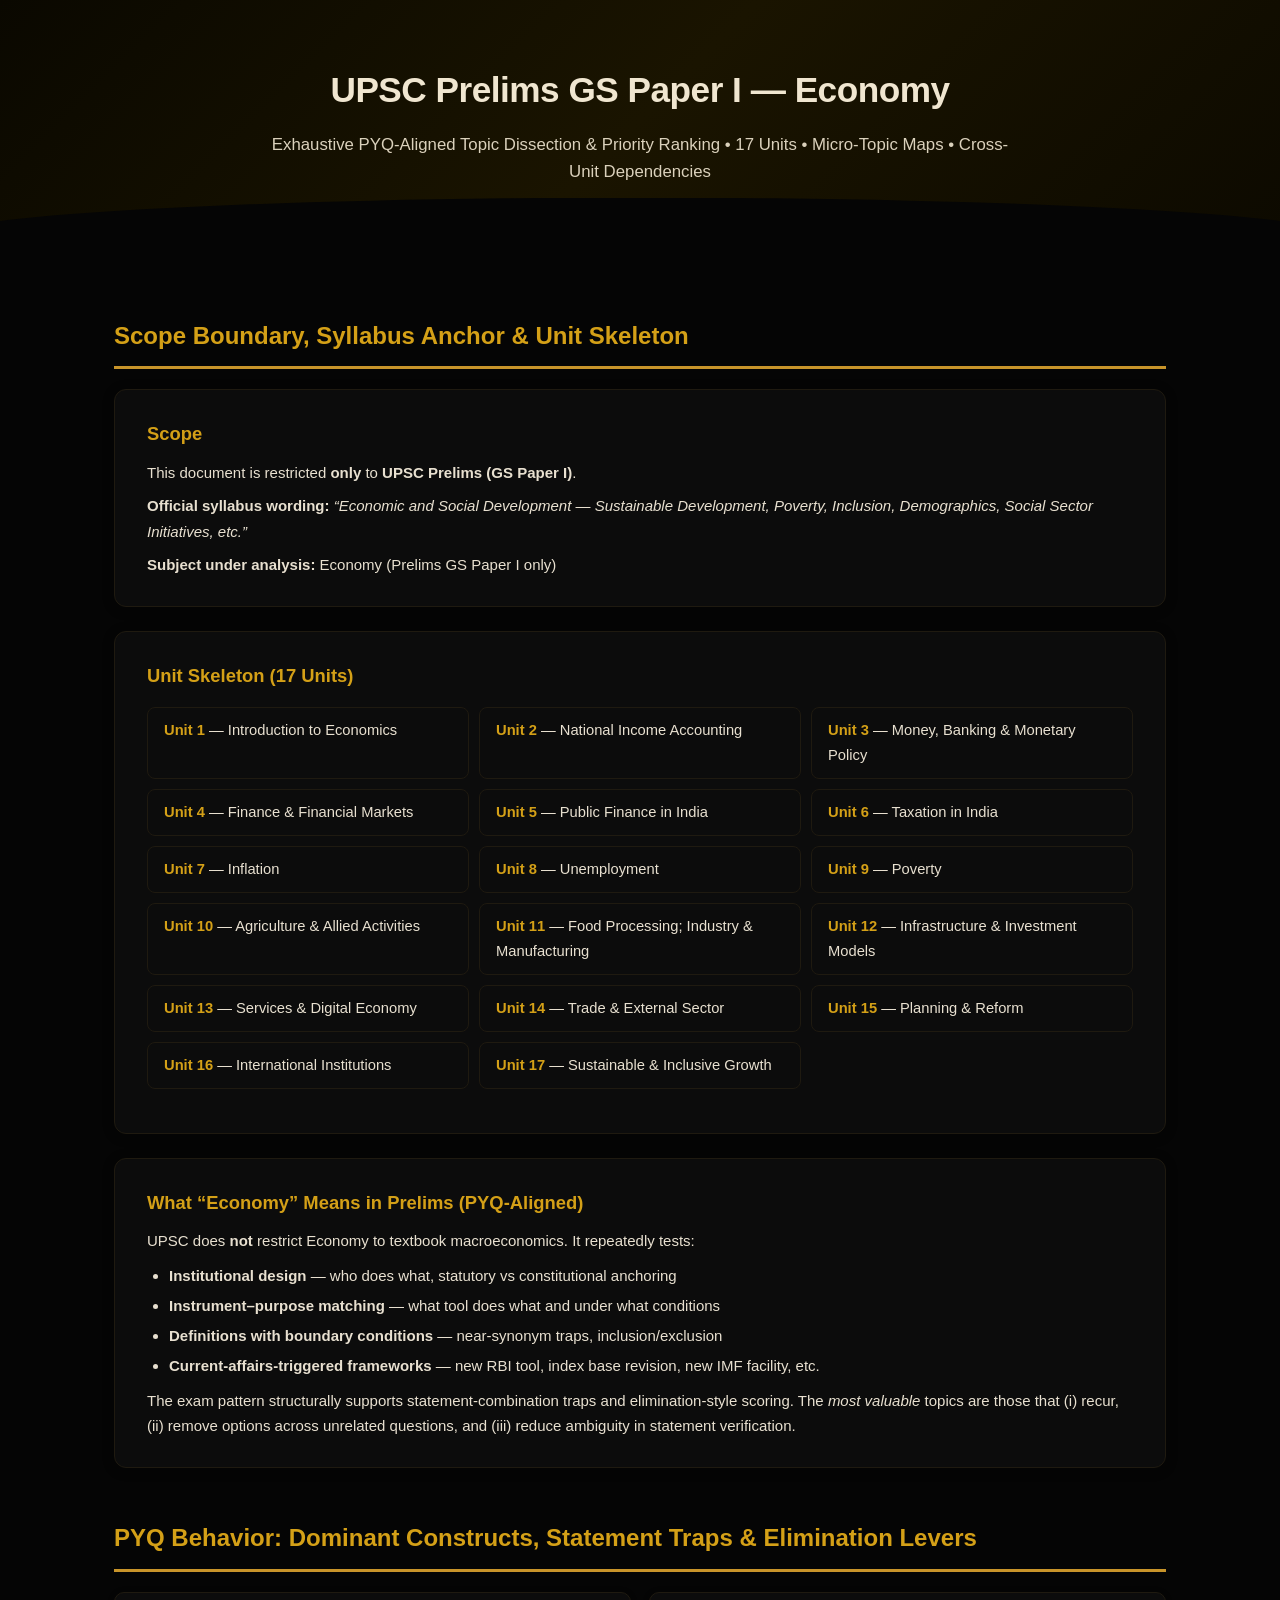
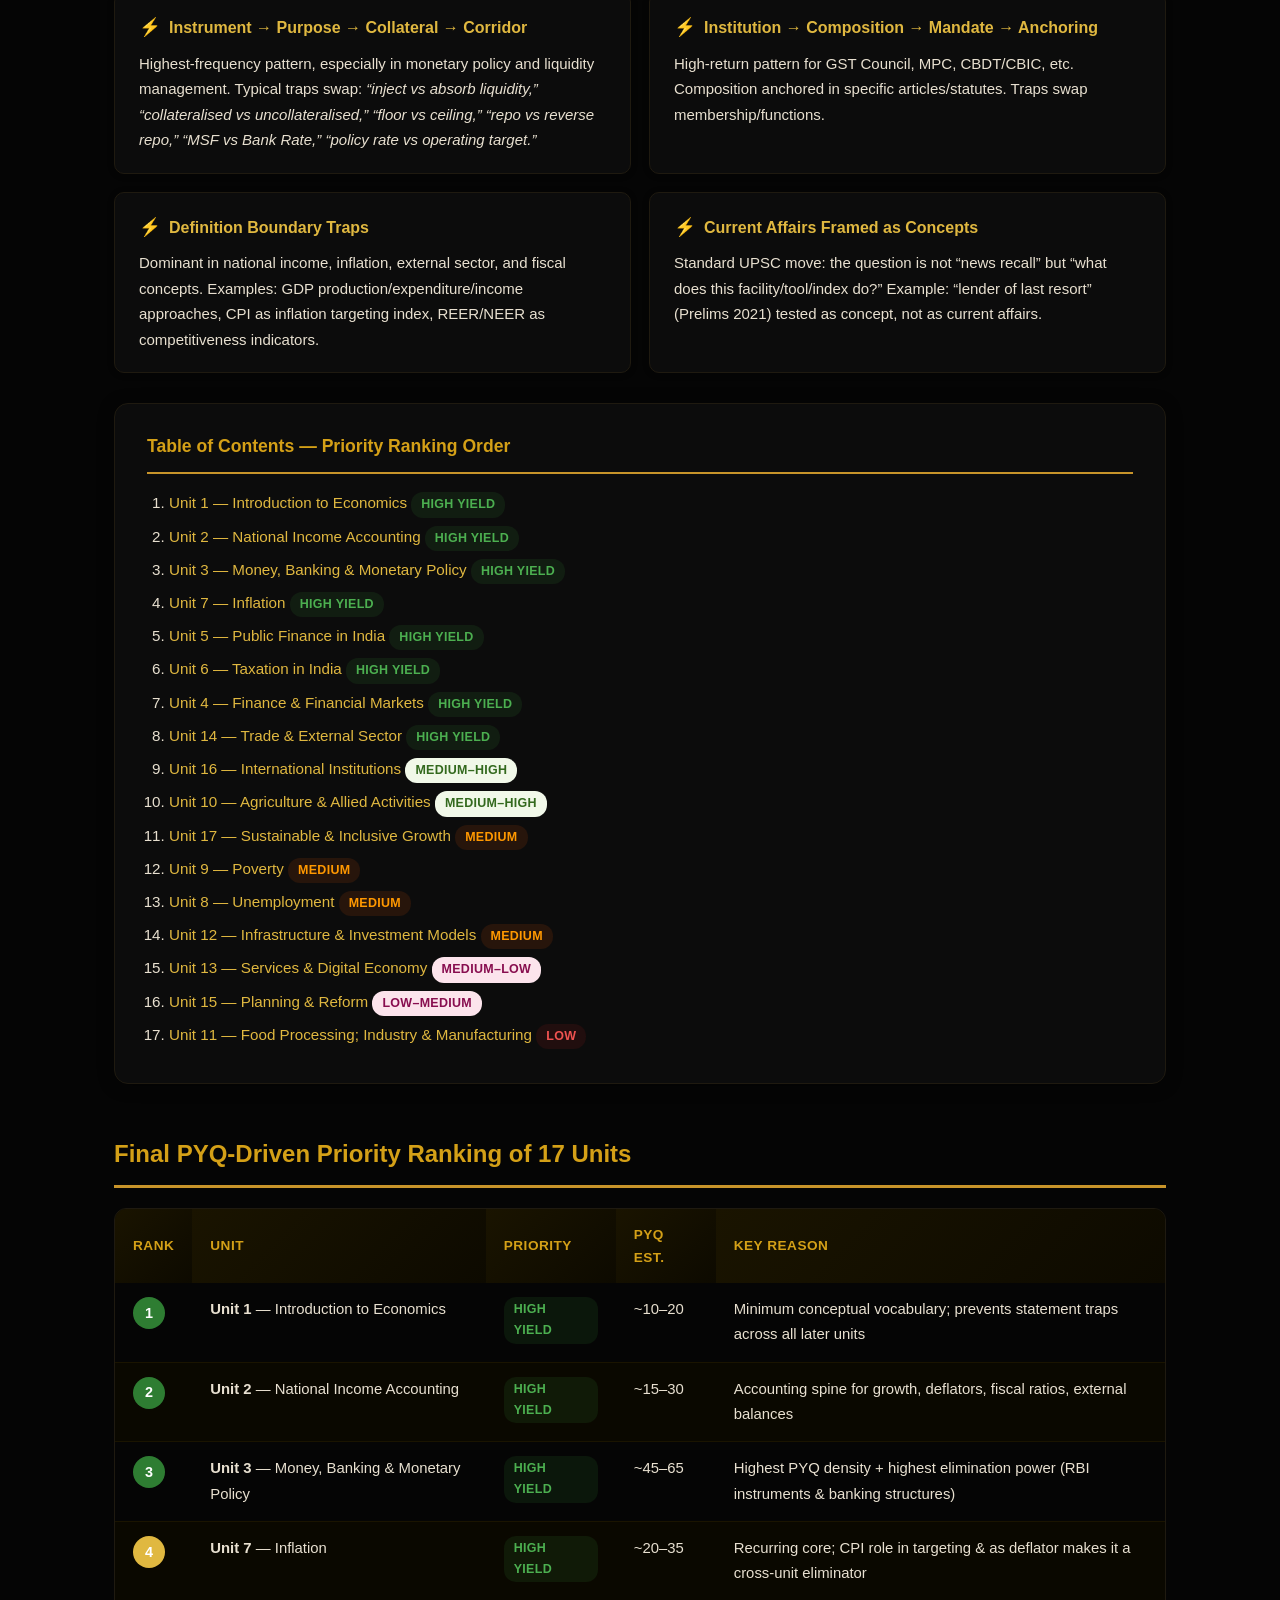
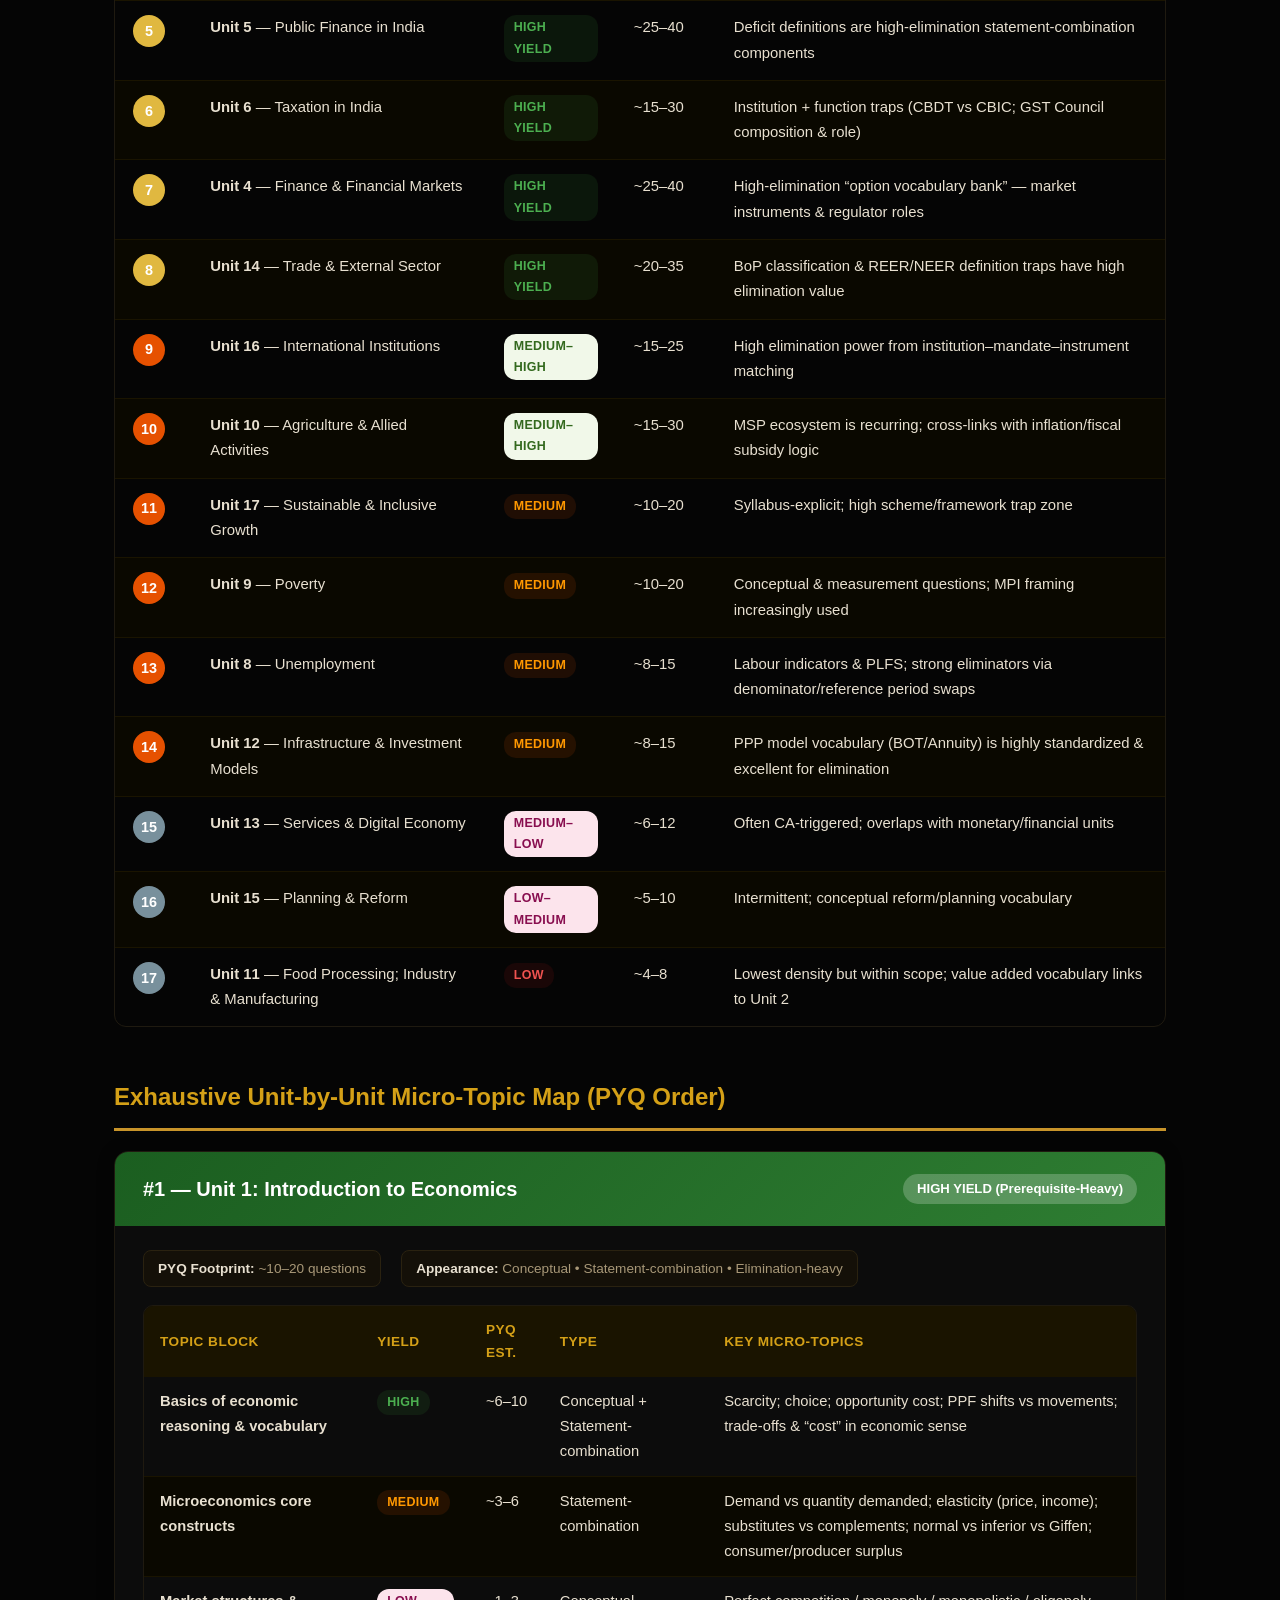
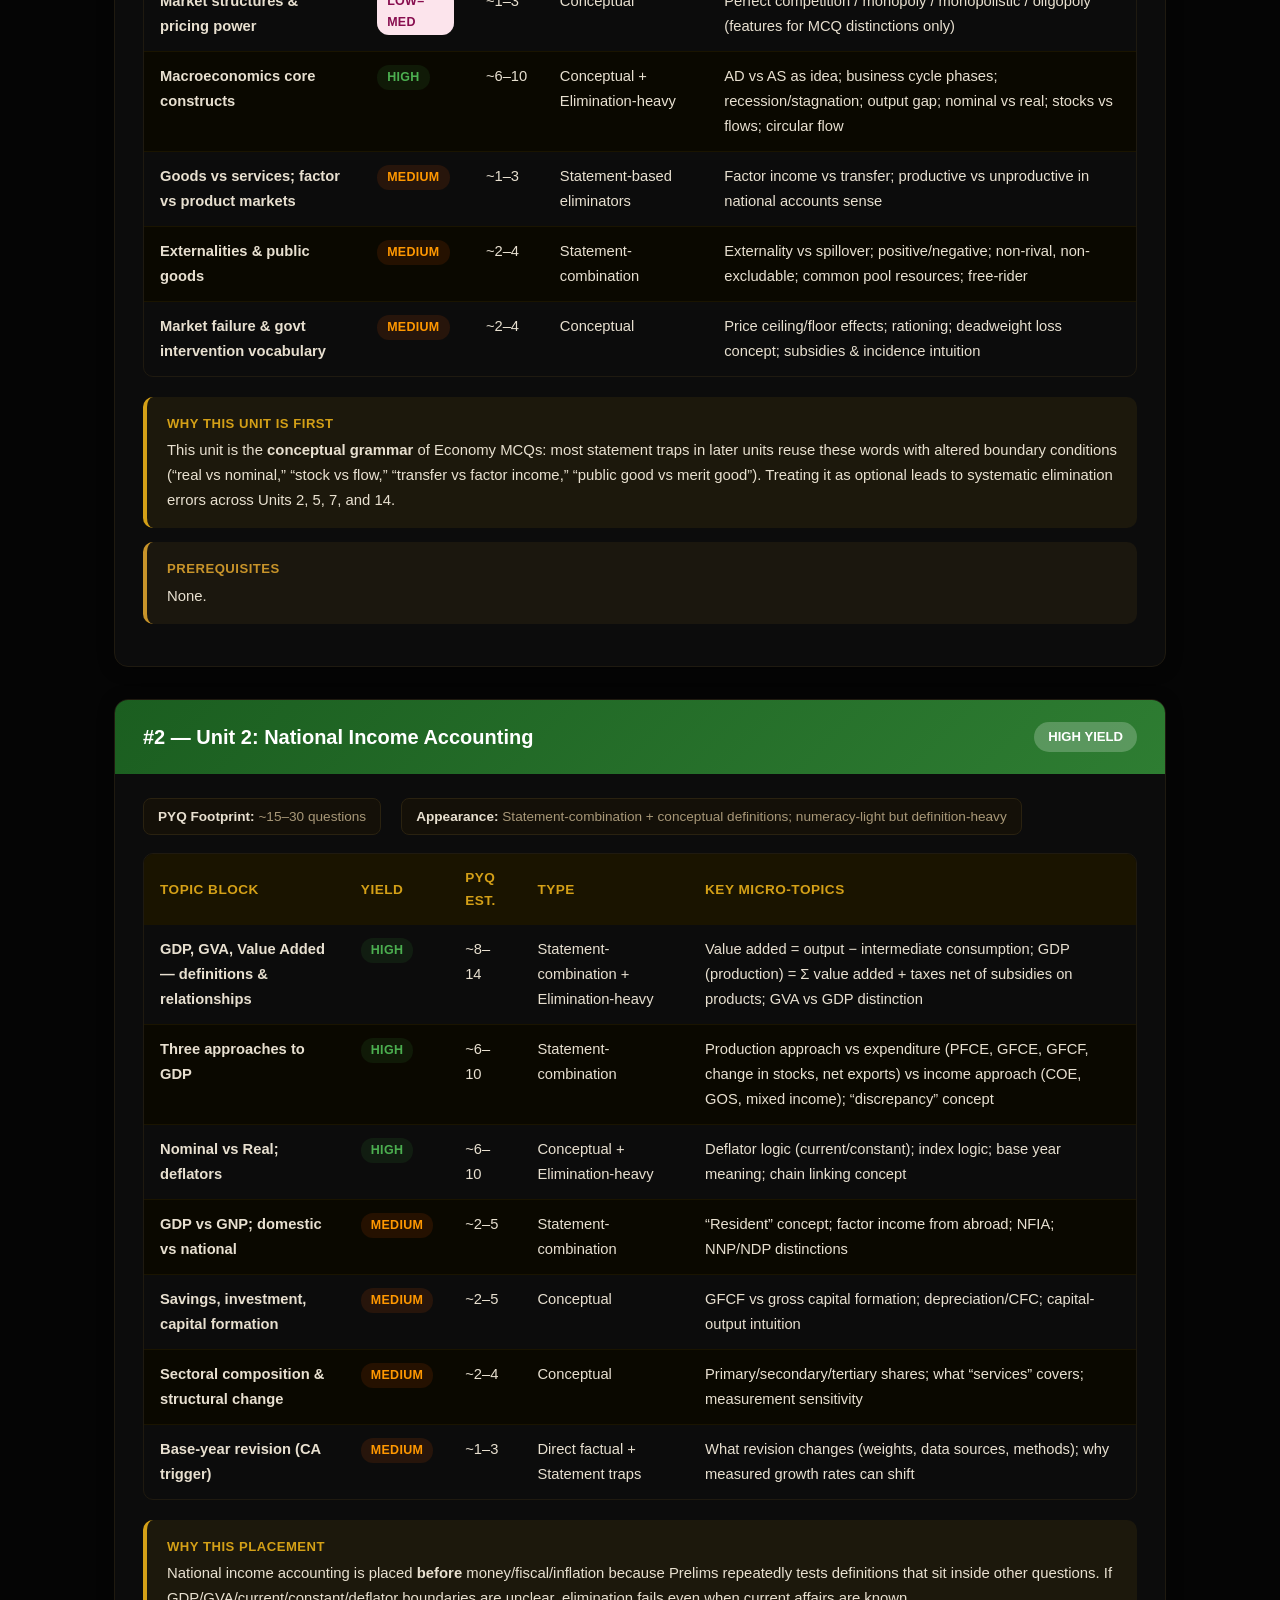
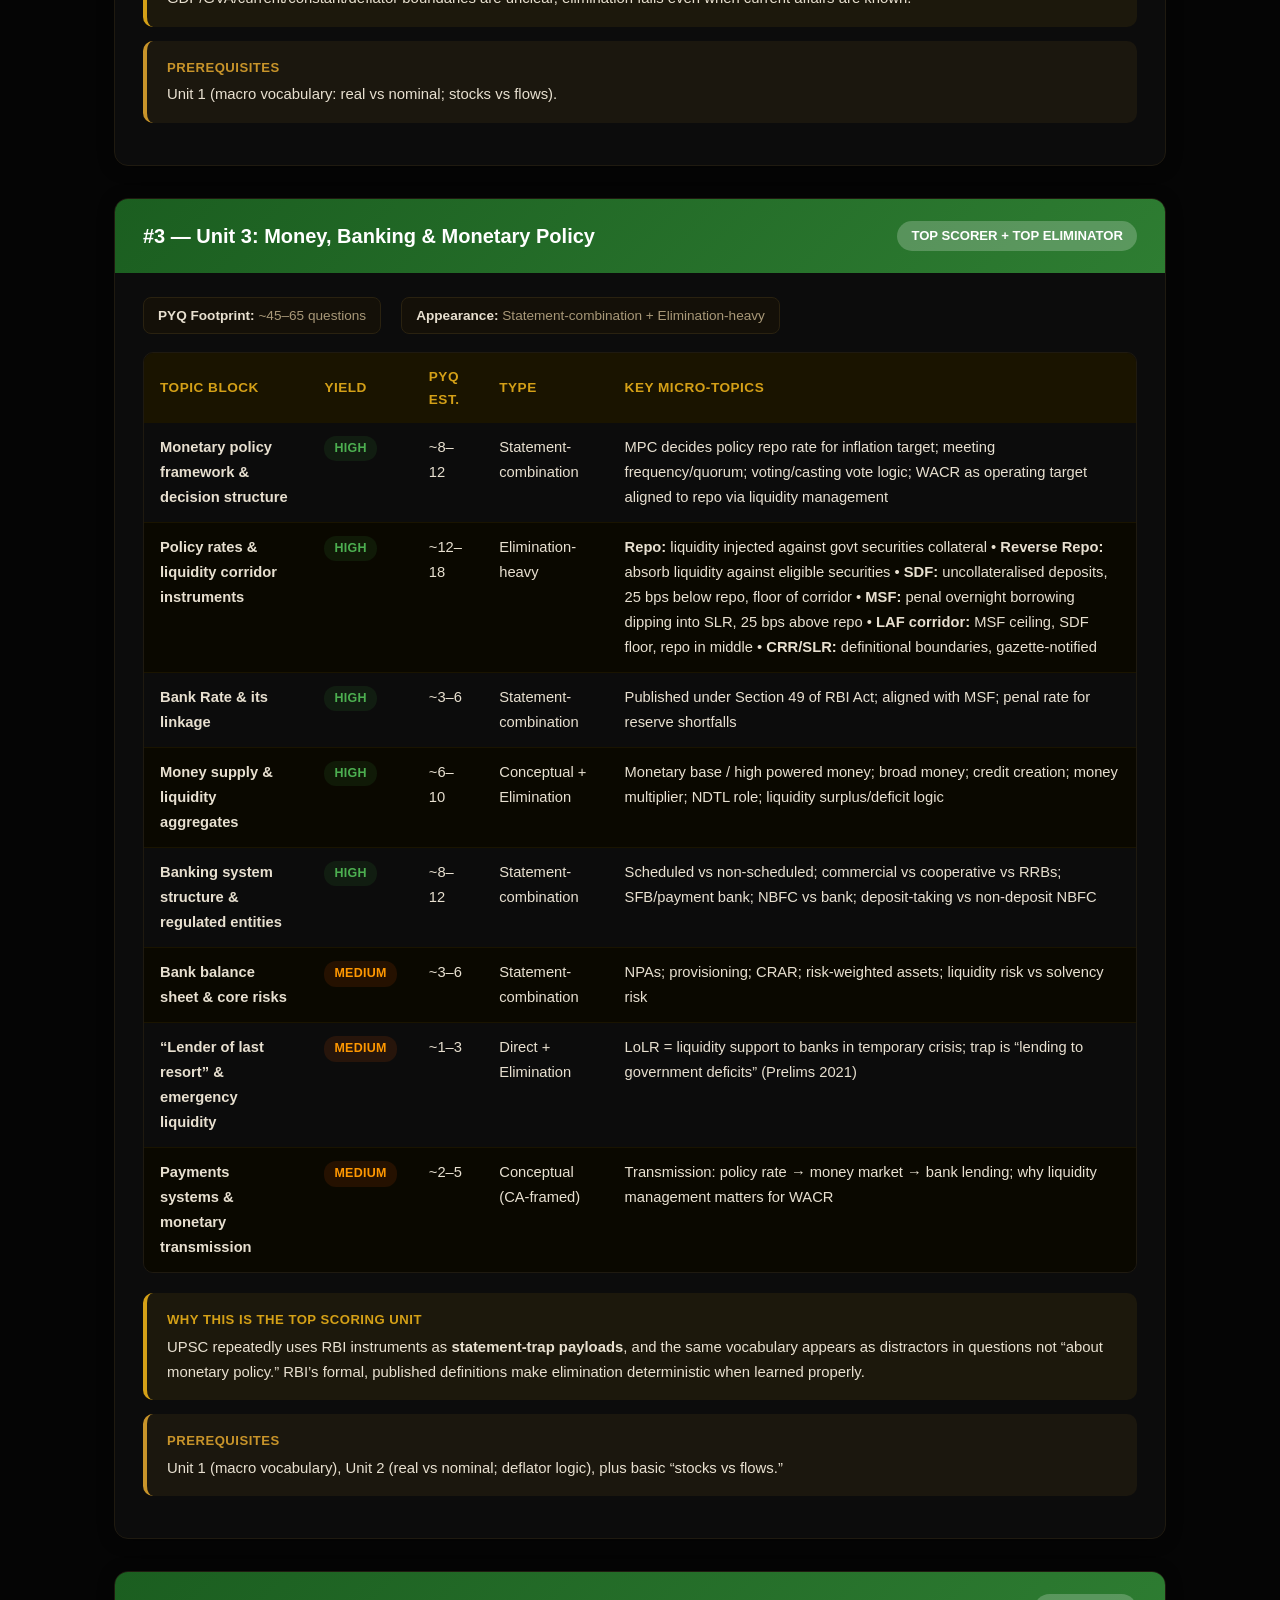
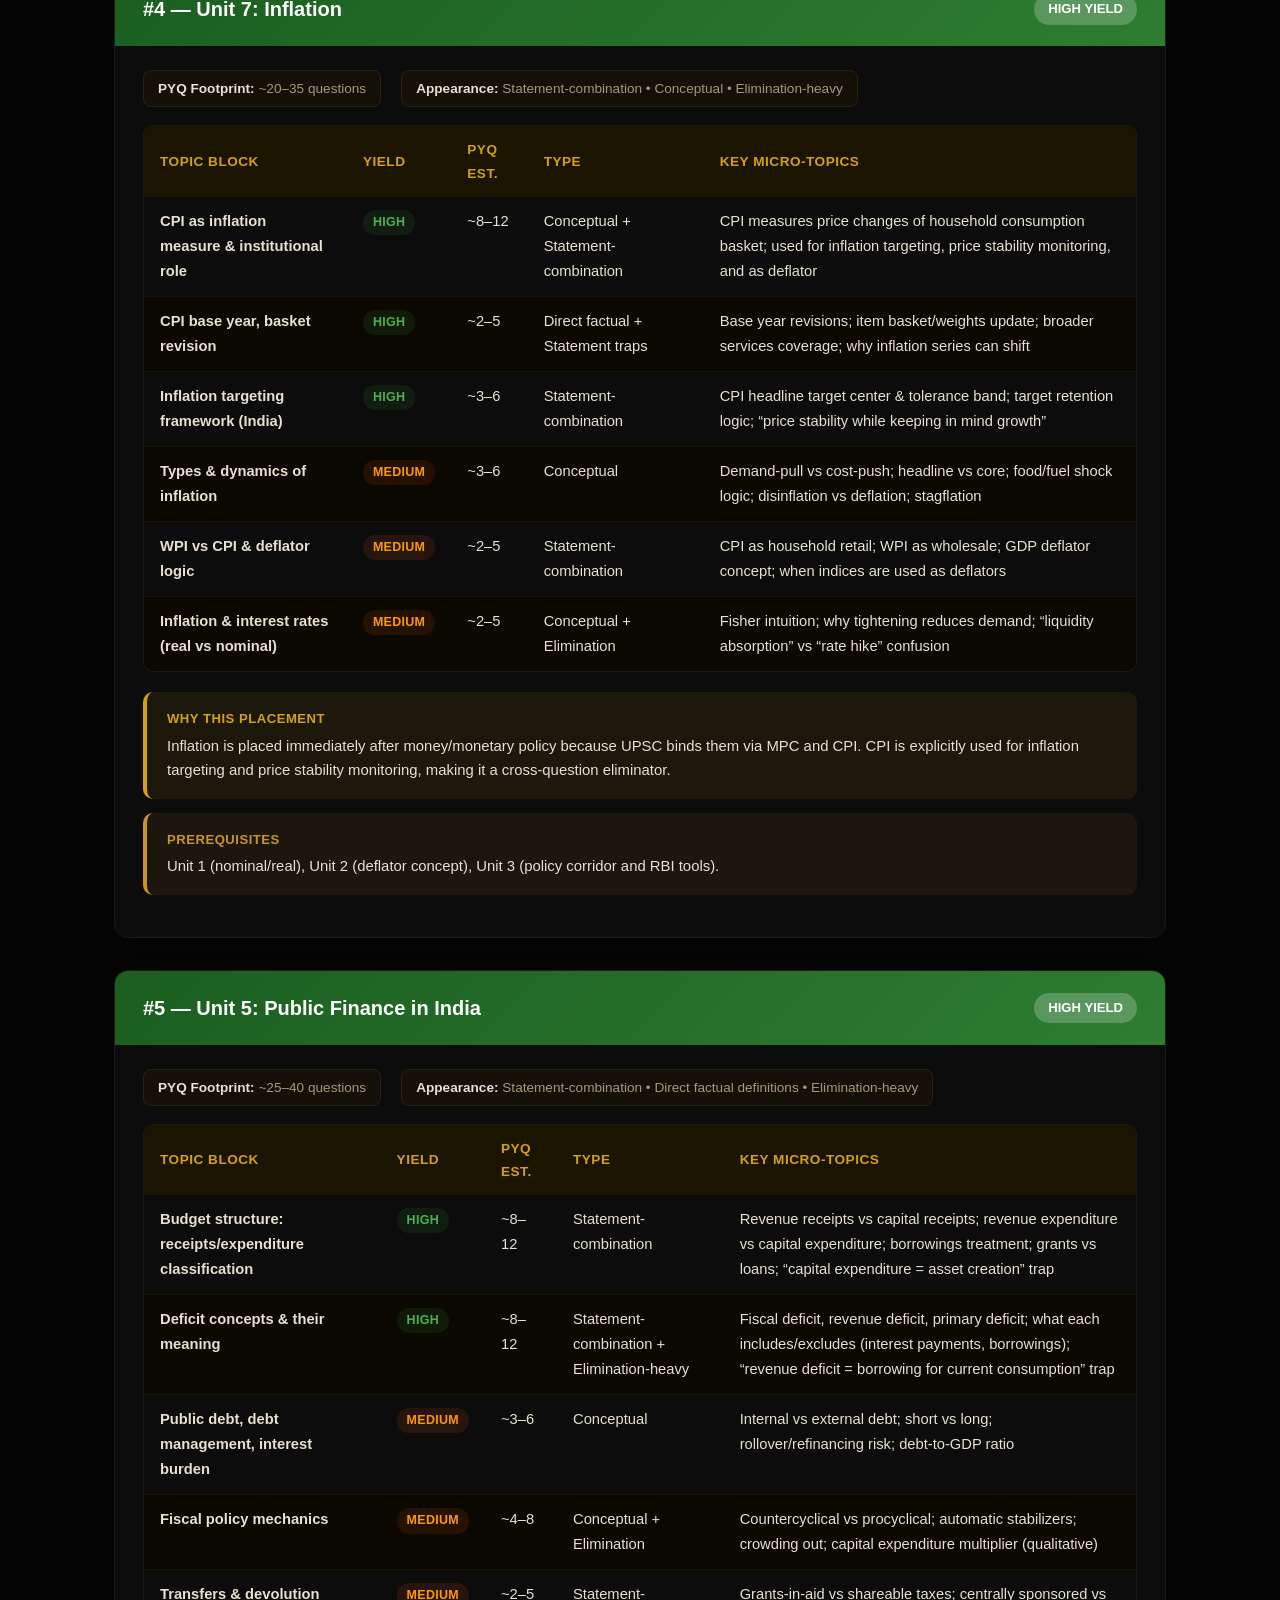
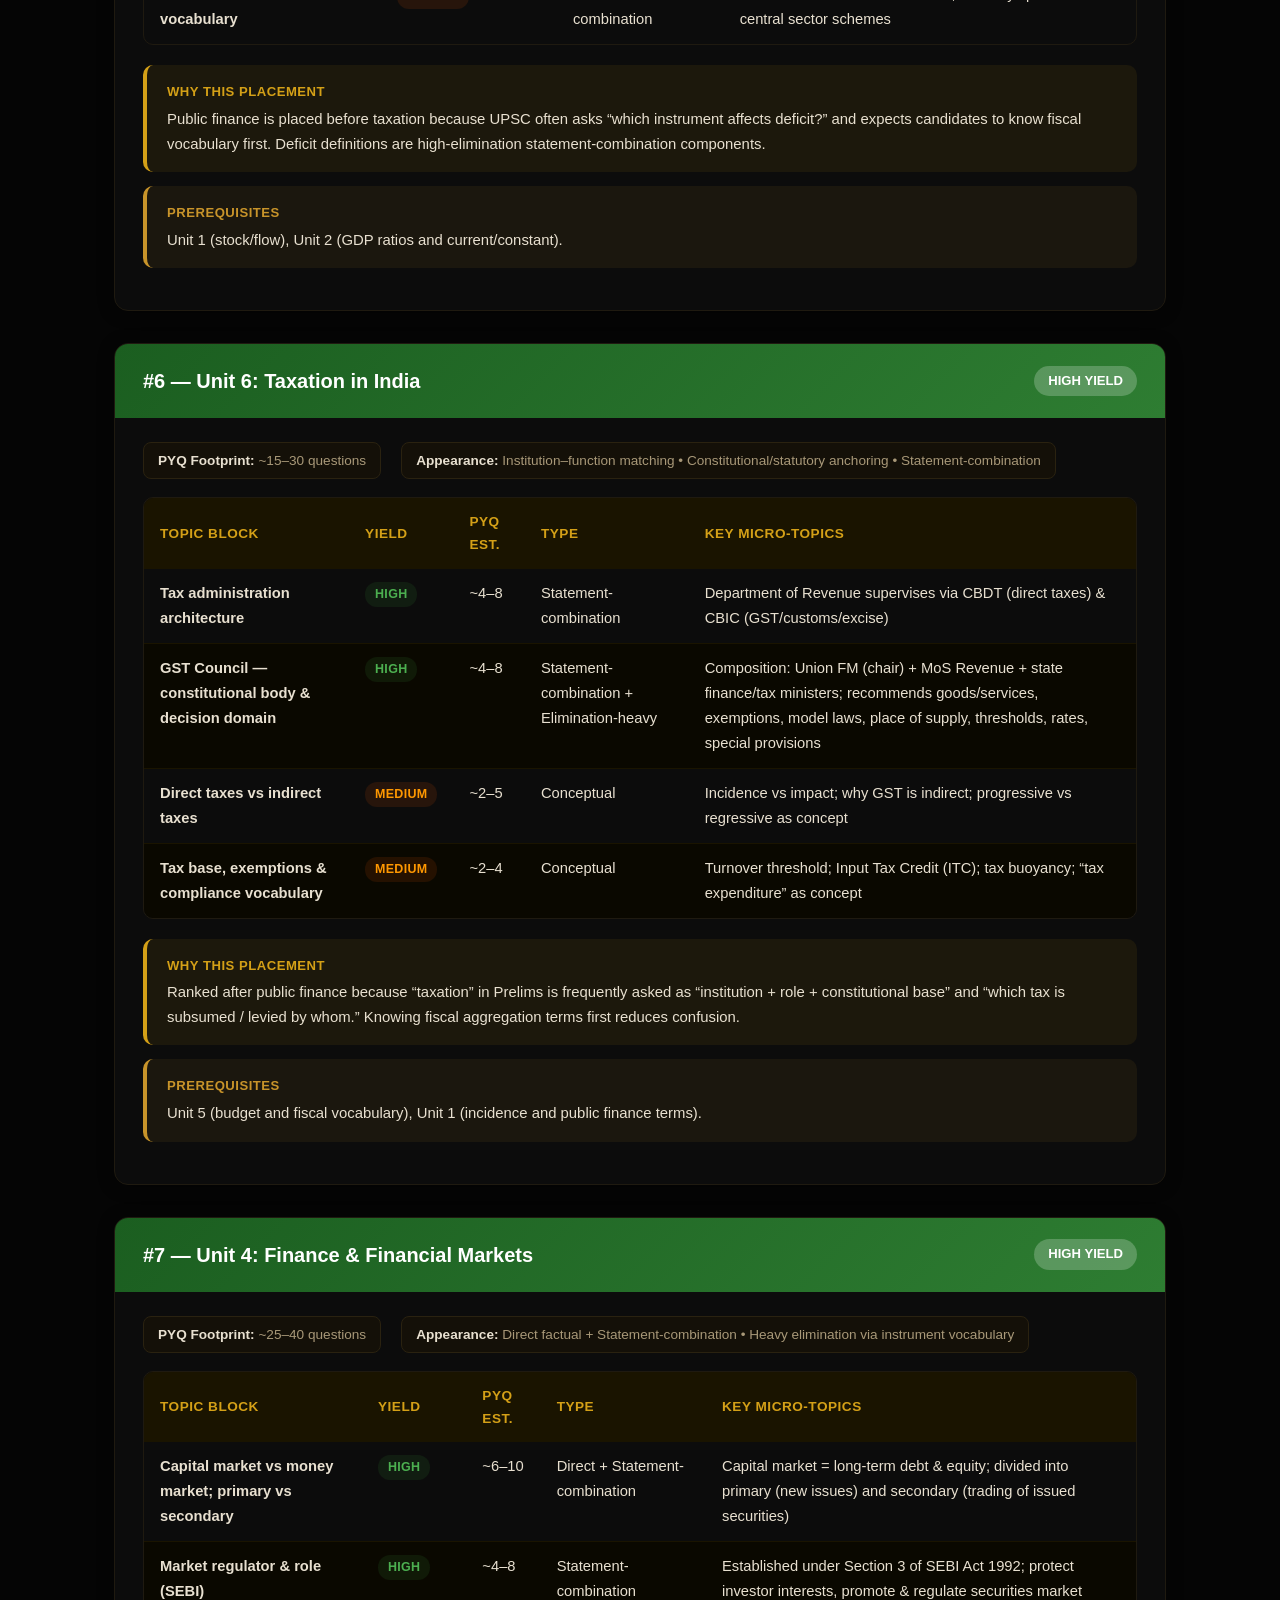
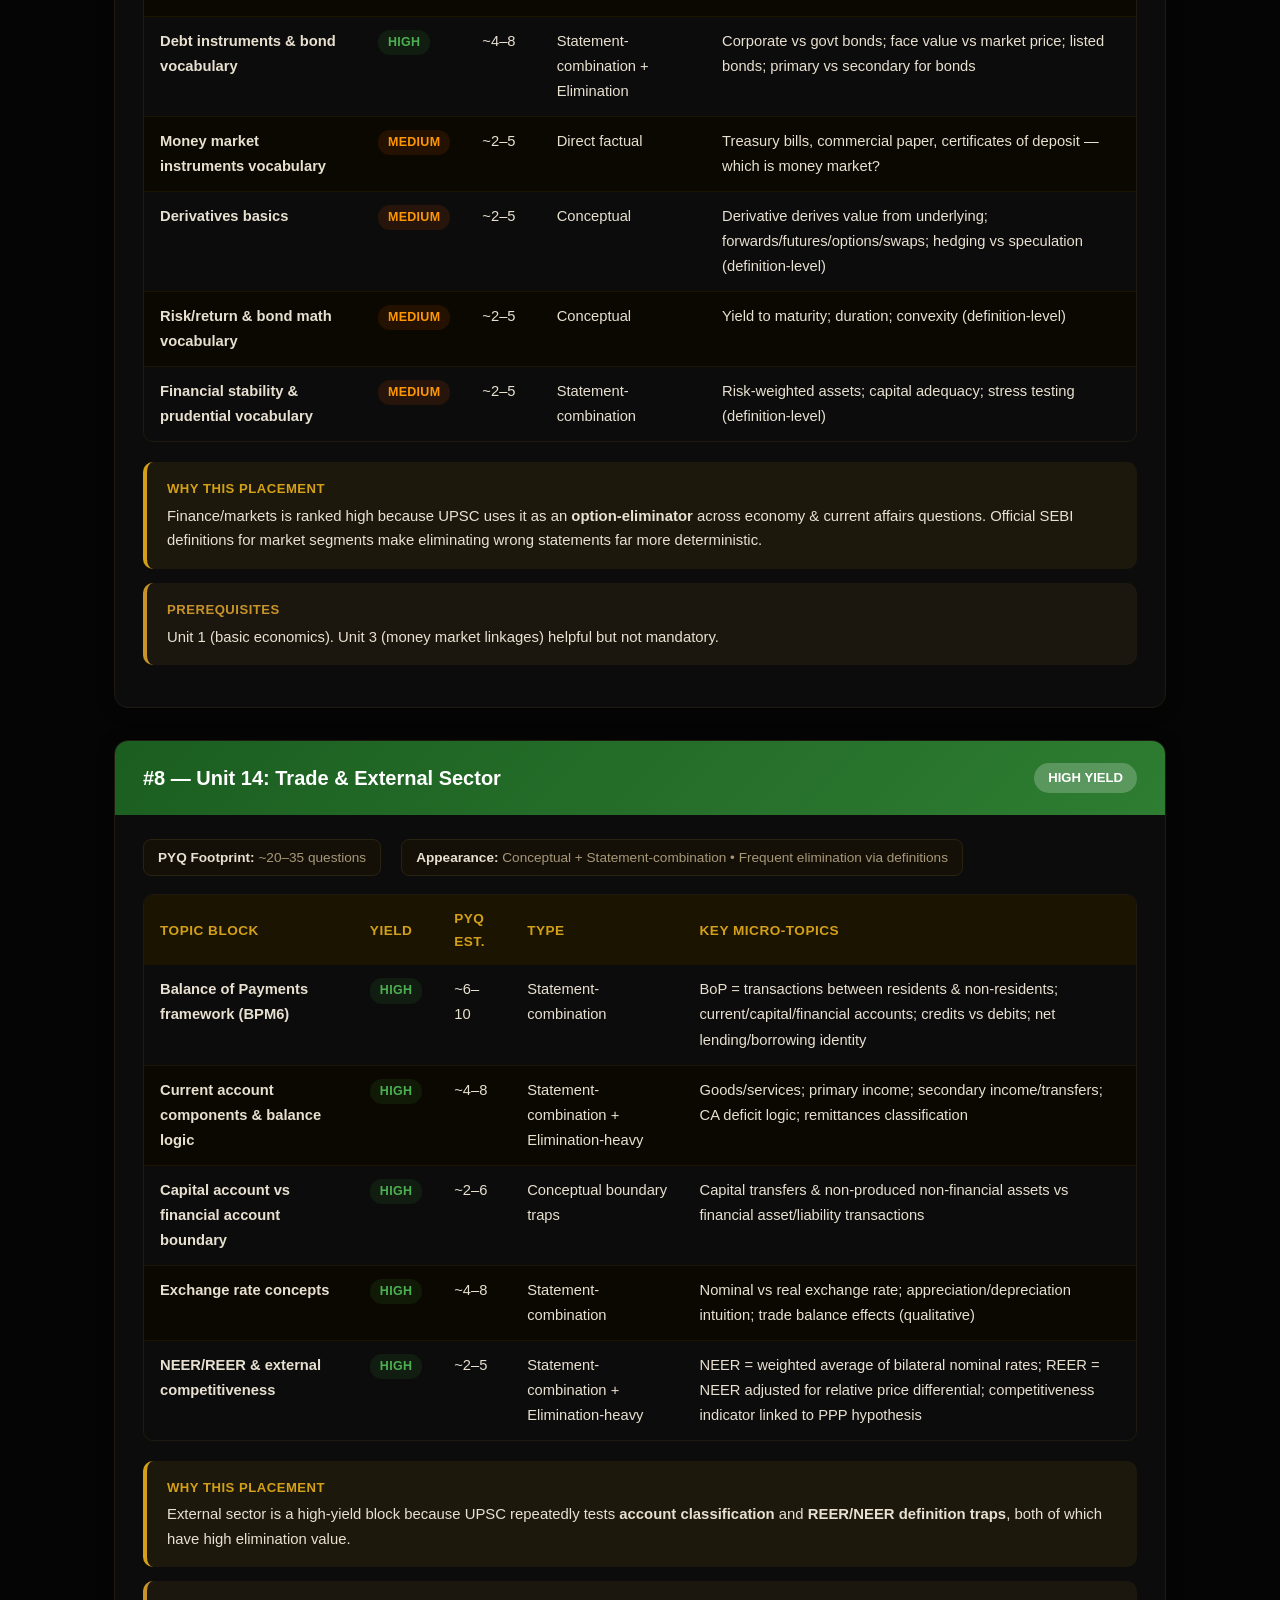
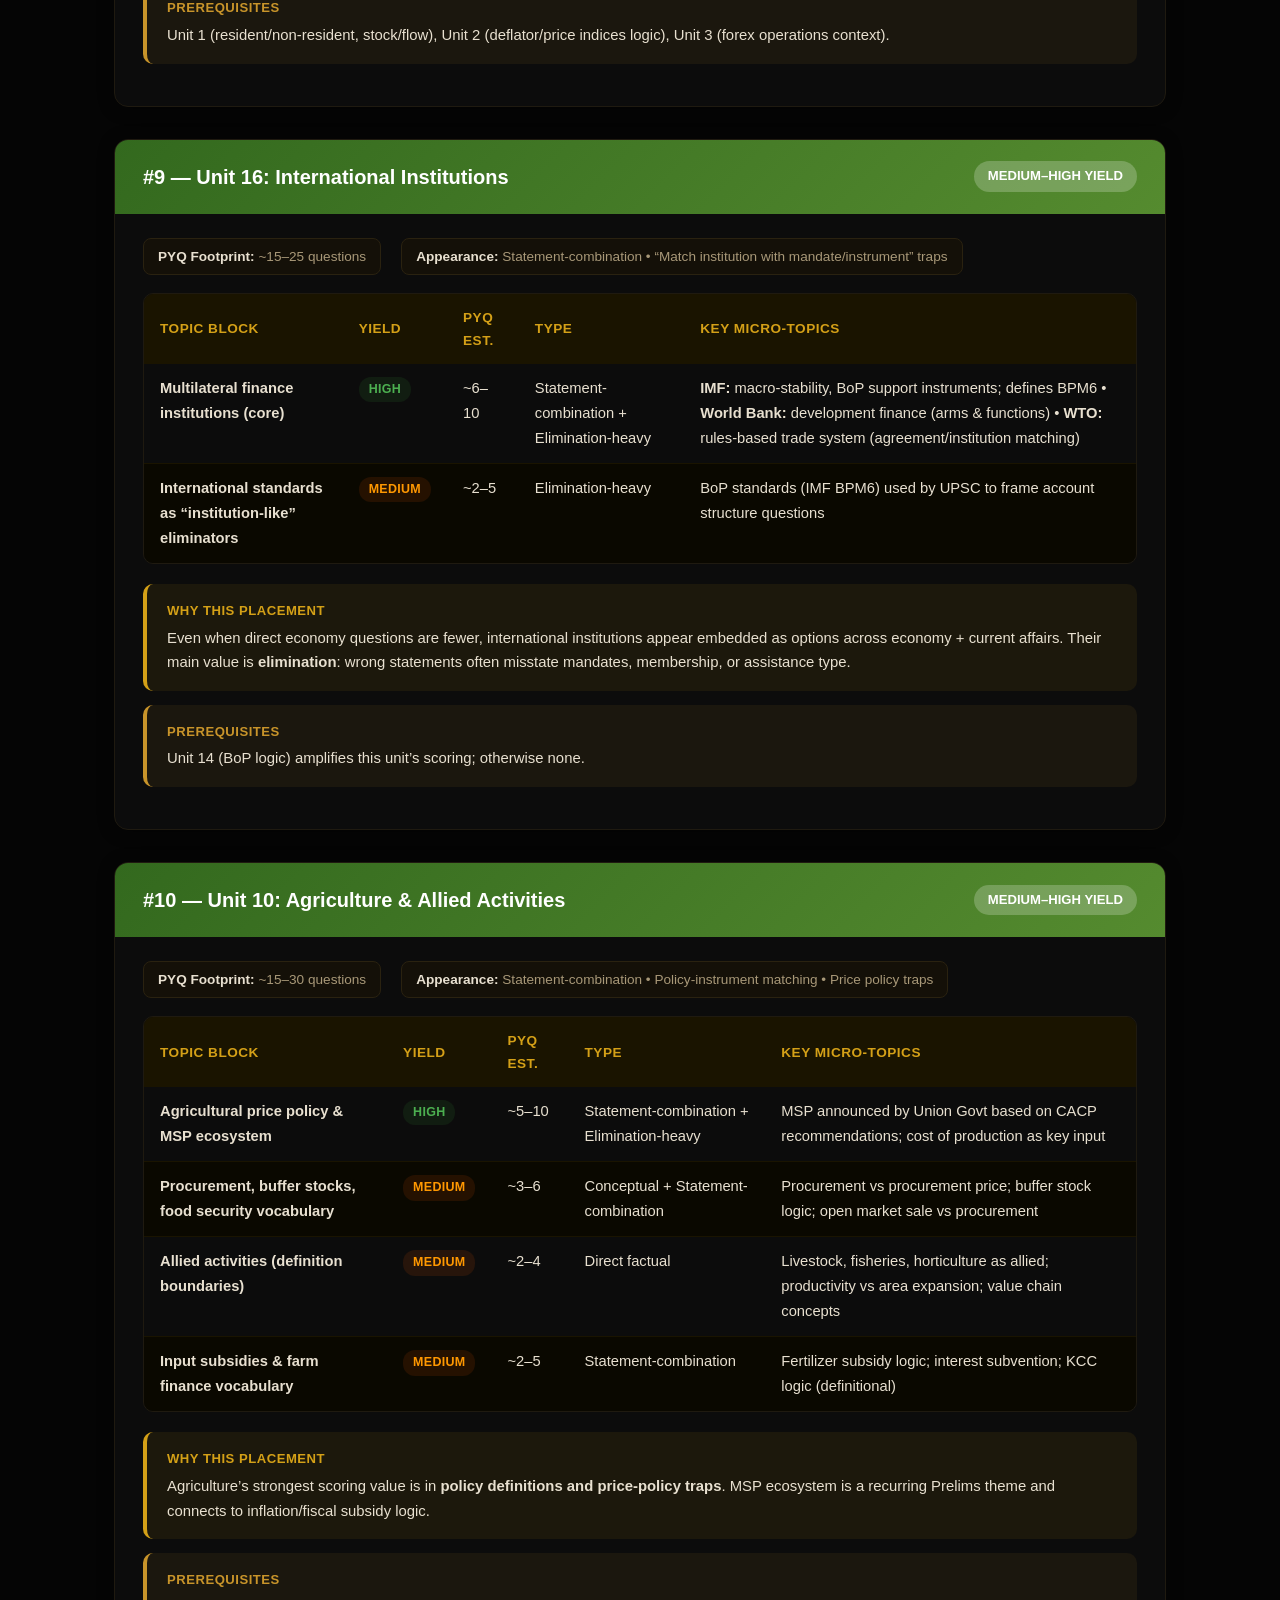
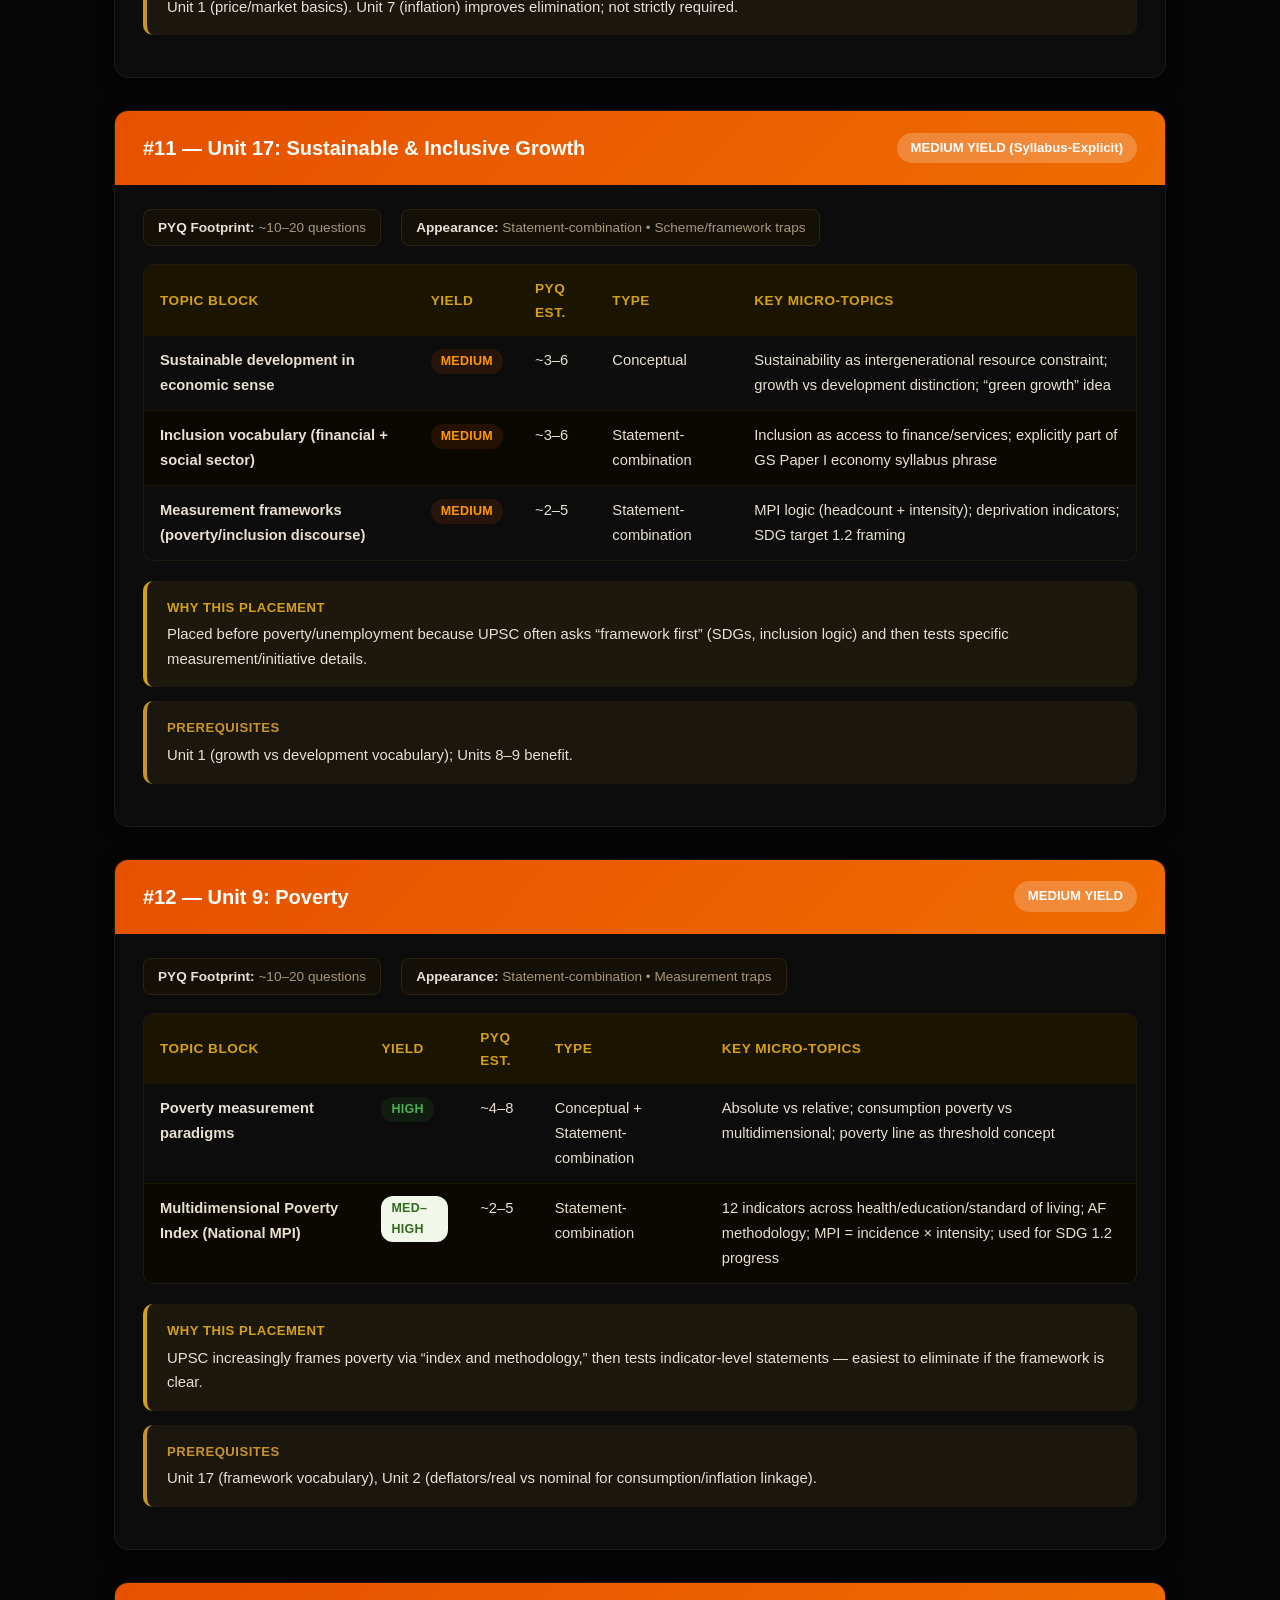
<file: SUBJECT MICRO PARTITIONS/UPSC-ECONOMY.html>
<!DOCTYPE html>
<html lang="en">
<head>
<meta charset="UTF-8">
<meta name="viewport" content="width=device-width, initial-scale=1.0">
<title>UPSC Prelims GS Paper I — Economy: Exhaustive PYQ-Aligned Topic Dissection &amp; Priority Ranking</title>
<style>
  :root {
    --primary: #d4a017;
    --primary-light: #e0b840;
    --accent: #c8942a;
    --accent-light: #f5d778;
    --bg: #050505;
    --card-bg: #0c0c0c;
    --text: #e8e0d0;
    --text-secondary: #a89878;
    --border: #1f1a10;
    --high: #2e7d32;
    --high-bg: rgba(46,125,50,0.15);
    --medium: #e65100;
    --medium-bg: rgba(230,81,0,0.12);
    --low: #b71c1c;
    --low-bg: rgba(183,28,28,0.12);
    --tag-high: #4caf50;
    --tag-medium: #ff9800;
    --tag-low: #ef5350;
  }

  * { margin: 0; padding: 0; box-sizing: border-box; }

  body {
    font-family: 'Segoe UI', 'Roboto', 'Helvetica Neue', Arial, sans-serif;
    background: var(--bg);
    color: var(--text);
    line-height: 1.7;
    font-size: 15px;
  }

  /* Header */
  .hero {
    background: linear-gradient(135deg, #0a0800 0%, #1a1400 50%, #0d0a00 100%);
    color: #f0e6d0;
    padding: 60px 40px 50px;
    text-align: center;
    position: relative;
    overflow: hidden;
  }
  .hero::after {
    content: '';
    position: absolute;
    bottom: -2px;
    left: 0;
    right: 0;
    height: 40px;
    background: var(--bg);
    clip-path: ellipse(55% 100% at 50% 100%);
  }
  .hero h1 {
    font-size: 2.2rem;
    font-weight: 700;
    margin-bottom: 12px;
    letter-spacing: -0.5px;
  }
  .hero .subtitle {
    font-size: 1.05rem;
    opacity: 0.9;
    max-width: 750px;
    margin: 0 auto;
    line-height: 1.6;
  }

  /* Container */
  .container {
    max-width: 1100px;
    margin: 0 auto;
    padding: 30px 24px 60px;
  }

  /* Section titles */
  .section-title {
    font-size: 1.5rem;
    font-weight: 700;
    color: var(--primary);
    margin: 50px 0 20px;
    padding-bottom: 10px;
    border-bottom: 3px solid var(--accent);
    display: inline-block;
  }
  .section-title.full { display: block; }

  /* Cards */
  .card {
    background: var(--card-bg);
    border-radius: 12px;
    box-shadow: 0 2px 12px rgba(0,0,0,0.3);
    padding: 28px 32px;
    margin-bottom: 24px;
    border-left: 5px solid var(--primary-light);
    transition: box-shadow 0.2s;
    border: 1px solid #1f1a10;
  }
  .card:hover { box-shadow: 0 4px 20px rgba(212,160,23,0.15); }
  .card h3 {
    font-size: 1.15rem;
    color: var(--primary);
    margin-bottom: 10px;
  }
  .card p, .card li { color: var(--text); }

  /* Unit cards */
  .unit-card {
    background: var(--card-bg);
    border-radius: 14px;
    box-shadow: 0 2px 16px rgba(0,0,0,0.4);
    margin-bottom: 32px;
    overflow: hidden;
    border: 1px solid #1f1a10;
  }
  .unit-header {
    padding: 20px 28px;
    display: flex;
    align-items: center;
    gap: 16px;
    flex-wrap: wrap;
  }
  .unit-header.high-yield { background: linear-gradient(135deg, #1b5e20, #2e7d32); }
  .unit-header.medium-yield { background: linear-gradient(135deg, #e65100, #ef6c00); }
  .unit-header.medium-high-yield { background: linear-gradient(135deg, #33691e, #558b2f); }
  .unit-header.medium-low-yield { background: linear-gradient(135deg, #bf360c, #d84315); }
  .unit-header.low-yield { background: linear-gradient(135deg, #b71c1c, #c62828); }
  .unit-header.low-medium-yield { background: linear-gradient(135deg, #c62828, #d32f2f); }

  .unit-header h2 {
    color: #fff;
    font-size: 1.25rem;
    font-weight: 700;
    flex: 1;
  }
  .unit-badge {
    background: rgba(255,255,255,0.22);
    color: #fff;
    padding: 4px 14px;
    border-radius: 20px;
    font-size: 0.82rem;
    font-weight: 600;
    white-space: nowrap;
  }
  .unit-body {
    padding: 24px 28px 28px;
  }
  .unit-meta {
    display: flex;
    gap: 20px;
    flex-wrap: wrap;
    margin-bottom: 18px;
  }
  .meta-chip {
    background: #141008;
    border: 1px solid #2a2210;
    border-radius: 8px;
    padding: 6px 14px;
    font-size: 0.85rem;
    color: var(--text-secondary);
  }
  .meta-chip strong { color: var(--text); }

  /* Micro topic tables */
  .micro-table {
    width: 100%;
    border-collapse: separate;
    border-spacing: 0;
    margin: 16px 0 20px;
    font-size: 0.92rem;
    border-radius: 10px;
    overflow: hidden;
    border: 1px solid var(--border);
  }
  .micro-table thead th {
    background: #1a1400;
    color: #d4a017;
    padding: 12px 16px;
    text-align: left;
    font-weight: 600;
    font-size: 0.85rem;
    text-transform: uppercase;
    letter-spacing: 0.5px;
  }
  .micro-table tbody td {
    padding: 12px 16px;
    border-bottom: 1px solid #1a1400;
    vertical-align: top;
  }
  .micro-table tbody tr:last-child td { border-bottom: none; }
  .micro-table tbody tr:nth-child(even) { background: #0a0800; }
  .micro-table tbody tr:hover { background: #141008; }

  /* Yield tags */
  .yield-tag {
    display: inline-block;
    padding: 2px 10px;
    border-radius: 12px;
    font-size: 0.78rem;
    font-weight: 700;
    text-transform: uppercase;
    letter-spacing: 0.3px;
  }
  .yield-tag.high { background: var(--high-bg); color: var(--tag-high); }
  .yield-tag.medium { background: var(--medium-bg); color: var(--tag-medium); }
  .yield-tag.medium-high { background: #f1f8e9; color: #33691e; }
  .yield-tag.low { background: var(--low-bg); color: var(--tag-low); }
  .yield-tag.low-medium { background: #fce4ec; color: #880e4f; }

  /* Why & prereq boxes */
  .info-box {
    border-radius: 10px;
    padding: 16px 20px;
    margin: 14px 0;
    font-size: 0.93rem;
    line-height: 1.65;
  }
  .info-box.why {
    background: rgba(212,160,23,0.08);
    border-left: 4px solid #d4a017;
  }
  .info-box.prereq {
    background: rgba(200,148,42,0.08);
    border-left: 4px solid #c8942a;
  }
  .info-box .label {
    font-weight: 700;
    font-size: 0.82rem;
    text-transform: uppercase;
    letter-spacing: 0.5px;
    margin-bottom: 4px;
  }
  .info-box.why .label { color: #d4a017; }
  .info-box.prereq .label { color: #c8942a; }

  /* Priority ranking table */
  .ranking-table {
    width: 100%;
    border-collapse: separate;
    border-spacing: 0;
    margin: 20px 0;
    border-radius: 12px;
    overflow: hidden;
    border: 1px solid var(--border);
    font-size: 0.93rem;
  }
  .ranking-table thead th {
    background: linear-gradient(135deg, #1a1400, #0d0a00);
    color: #d4a017;
    padding: 14px 18px;
    text-align: left;
    font-weight: 600;
    font-size: 0.85rem;
    text-transform: uppercase;
    letter-spacing: 0.5px;
  }
  .ranking-table tbody td {
    padding: 14px 18px;
    border-bottom: 1px solid #1a1400;
    vertical-align: top;
  }
  .ranking-table tbody tr:last-child td { border-bottom: none; }
  .ranking-table tbody tr:nth-child(even) { background: #0a0800; }
  .ranking-table tbody tr:hover { background: #141008; }
  .rank-num {
    display: inline-flex;
    align-items: center;
    justify-content: center;
    width: 32px;
    height: 32px;
    border-radius: 50%;
    font-weight: 800;
    font-size: 0.9rem;
    color: #fff;
  }
  .rank-num.top3 { background: var(--high); }
  .rank-num.top7 { background: var(--primary-light); }
  .rank-num.mid { background: var(--medium); }
  .rank-num.low { background: #78909c; }

  /* Skeleton list */
  .skeleton-list {
    display: grid;
    grid-template-columns: repeat(auto-fill, minmax(320px, 1fr));
    gap: 10px;
    margin: 16px 0;
  }
  .skeleton-item {
    background: #0c0c0c;
    padding: 10px 16px;
    border-radius: 8px;
    font-size: 0.92rem;
    border-left: 4px solid var(--primary-light);
    border: 1px solid #1f1a10;
  }
  .skeleton-item strong { color: var(--primary); }

  /* Dependency map */
  .dep-card {
    background: #0c0a04;
    border-left: 5px solid #d4a017;
    border-radius: 12px;
    padding: 24px 28px;
    margin: 20px 0;
    border: 1px solid #1f1a10;
  }
  .dep-card h3 { color: #d4a017; margin-bottom: 12px; }
  .dep-chain {
    font-family: 'Consolas', 'Fira Code', monospace;
    background: #0a0800;
    padding: 14px 20px;
    border-radius: 8px;
    margin: 8px 0;
    font-size: 0.9rem;
    border: 1px solid #1f1a10;
    line-height: 2;
    color: #e8e0d0;
  }
  .dep-chain .arrow { color: #d4a017; font-weight: 700; }

  /* Bullet lists */
  .bullet-list {
    padding-left: 22px;
    margin: 10px 0;
  }
  .bullet-list li {
    margin-bottom: 6px;
    line-height: 1.6;
  }

  /* Constructs section */
  .construct-grid {
    display: grid;
    grid-template-columns: repeat(auto-fill, minmax(480px, 1fr));
    gap: 18px;
    margin: 16px 0;
  }
  .construct-card {
    background: var(--card-bg);
    border-radius: 10px;
    padding: 20px 24px;
    border: 1px solid #1f1a10;
    box-shadow: 0 1px 6px rgba(0,0,0,0.3);
  }
  .construct-card h4 {
    color: var(--primary-light);
    font-size: 1rem;
    margin-bottom: 8px;
    display: flex;
    align-items: center;
    gap: 8px;
  }
  .construct-card h4::before {
    content: '⚡';
    font-size: 1.1rem;
  }

  /* TOC */
  .toc {
    background: var(--card-bg);
    border-radius: 14px;
    box-shadow: 0 2px 16px rgba(0,0,0,0.4);
    padding: 28px 32px;
    margin: 30px 0;
    border: 1px solid #1f1a10;
  }
  .toc h3 {
    font-size: 1.1rem;
    color: var(--primary);
    margin-bottom: 16px;
    padding-bottom: 10px;
    border-bottom: 2px solid var(--accent);
  }
  .toc ol {
    padding-left: 22px;
  }
  .toc li {
    margin-bottom: 6px;
    font-size: 0.95rem;
  }
  .toc a {
    color: var(--primary-light);
    text-decoration: none;
    transition: color 0.2s;
  }
  .toc a:hover { color: var(--accent); text-decoration: underline; }

  /* Responsive */
  @media (max-width: 768px) {
    .hero { padding: 40px 20px 35px; }
    .hero h1 { font-size: 1.5rem; }
    .container { padding: 20px 14px 40px; }
    .unit-header { padding: 16px 20px; }
    .unit-body { padding: 18px 20px 22px; }
    .construct-grid { grid-template-columns: 1fr; }
    .skeleton-list { grid-template-columns: 1fr; }
    .ranking-table, .micro-table { font-size: 0.82rem; }
    .ranking-table thead th, .micro-table thead th { padding: 10px 12px; }
    .ranking-table tbody td, .micro-table tbody td { padding: 10px 12px; }
  }

  /* Print */
  @media print {
    .hero { background: #0a0800 !important; -webkit-print-color-adjust: exact; print-color-adjust: exact; }
    .unit-header { -webkit-print-color-adjust: exact; print-color-adjust: exact; }
    .card, .unit-card { break-inside: avoid; }
    body { font-size: 12px; }
  }
</style>
</head>
<body>

<!-- HERO -->
<div class="hero">
  <h1>UPSC Prelims GS Paper I &mdash; Economy</h1>
  <p class="subtitle">Exhaustive PYQ-Aligned Topic Dissection &amp; Priority Ranking &bull; 17 Units &bull; Micro-Topic Maps &bull; Cross-Unit Dependencies</p>
</div>

<div class="container">

<!-- Scope & Anchor -->
<h2 class="section-title full">Scope Boundary, Syllabus Anchor &amp; Unit Skeleton</h2>

<div class="card">
  <h3>Scope</h3>
  <p>This document is restricted <strong>only</strong> to <strong>UPSC Prelims (GS Paper I)</strong>.</p>
  <p style="margin-top:8px;"><strong>Official syllabus wording:</strong> <em>&ldquo;Economic and Social Development &mdash; Sustainable Development, Poverty, Inclusion, Demographics, Social Sector Initiatives, etc.&rdquo;</em></p>
  <p style="margin-top:8px;"><strong>Subject under analysis:</strong> Economy (Prelims GS Paper I only)</p>
</div>

<div class="card">
  <h3>Unit Skeleton (17 Units)</h3>
  <div class="skeleton-list">
    <div class="skeleton-item"><strong>Unit 1</strong> &mdash; Introduction to Economics</div>
    <div class="skeleton-item"><strong>Unit 2</strong> &mdash; National Income Accounting</div>
    <div class="skeleton-item"><strong>Unit 3</strong> &mdash; Money, Banking &amp; Monetary Policy</div>
    <div class="skeleton-item"><strong>Unit 4</strong> &mdash; Finance &amp; Financial Markets</div>
    <div class="skeleton-item"><strong>Unit 5</strong> &mdash; Public Finance in India</div>
    <div class="skeleton-item"><strong>Unit 6</strong> &mdash; Taxation in India</div>
    <div class="skeleton-item"><strong>Unit 7</strong> &mdash; Inflation</div>
    <div class="skeleton-item"><strong>Unit 8</strong> &mdash; Unemployment</div>
    <div class="skeleton-item"><strong>Unit 9</strong> &mdash; Poverty</div>
    <div class="skeleton-item"><strong>Unit 10</strong> &mdash; Agriculture &amp; Allied Activities</div>
    <div class="skeleton-item"><strong>Unit 11</strong> &mdash; Food Processing; Industry &amp; Manufacturing</div>
    <div class="skeleton-item"><strong>Unit 12</strong> &mdash; Infrastructure &amp; Investment Models</div>
    <div class="skeleton-item"><strong>Unit 13</strong> &mdash; Services &amp; Digital Economy</div>
    <div class="skeleton-item"><strong>Unit 14</strong> &mdash; Trade &amp; External Sector</div>
    <div class="skeleton-item"><strong>Unit 15</strong> &mdash; Planning &amp; Reform</div>
    <div class="skeleton-item"><strong>Unit 16</strong> &mdash; International Institutions</div>
    <div class="skeleton-item"><strong>Unit 17</strong> &mdash; Sustainable &amp; Inclusive Growth</div>
  </div>
</div>

<div class="card">
  <h3>What &ldquo;Economy&rdquo; Means in Prelims (PYQ-Aligned)</h3>
  <p>UPSC does <strong>not</strong> restrict Economy to textbook macroeconomics. It repeatedly tests:</p>
  <ul class="bullet-list">
    <li><strong>Institutional design</strong> &mdash; who does what, statutory vs constitutional anchoring</li>
    <li><strong>Instrument&ndash;purpose matching</strong> &mdash; what tool does what and under what conditions</li>
    <li><strong>Definitions with boundary conditions</strong> &mdash; near-synonym traps, inclusion/exclusion</li>
    <li><strong>Current-affairs-triggered frameworks</strong> &mdash; new RBI tool, index base revision, new IMF facility, etc.</li>
  </ul>
  <p style="margin-top:8px;">The exam pattern structurally supports statement-combination traps and elimination-style scoring. The <em>most valuable</em> topics are those that (i) recur, (ii) remove options across unrelated questions, and (iii) reduce ambiguity in statement verification.</p>
</div>

<!-- PYQ Constructs -->
<h2 class="section-title full">PYQ Behavior: Dominant Constructs, Statement Traps &amp; Elimination Levers</h2>

<div class="construct-grid">
  <div class="construct-card">
    <h4>Instrument &rarr; Purpose &rarr; Collateral &rarr; Corridor</h4>
    <p>Highest-frequency pattern, especially in monetary policy and liquidity management. Typical traps swap: <em>&ldquo;inject vs absorb liquidity,&rdquo; &ldquo;collateralised vs uncollateralised,&rdquo; &ldquo;floor vs ceiling,&rdquo; &ldquo;repo vs reverse repo,&rdquo; &ldquo;MSF vs Bank Rate,&rdquo; &ldquo;policy rate vs operating target.&rdquo;</em></p>
  </div>
  <div class="construct-card">
    <h4>Institution &rarr; Composition &rarr; Mandate &rarr; Anchoring</h4>
    <p>High-return pattern for GST Council, MPC, CBDT/CBIC, etc. Composition anchored in specific articles/statutes. Traps swap membership/functions.</p>
  </div>
  <div class="construct-card">
    <h4>Definition Boundary Traps</h4>
    <p>Dominant in national income, inflation, external sector, and fiscal concepts. Examples: GDP production/expenditure/income approaches, CPI as inflation targeting index, REER/NEER as competitiveness indicators.</p>
  </div>
  <div class="construct-card">
    <h4>Current Affairs Framed as Concepts</h4>
    <p>Standard UPSC move: the question is not &ldquo;news recall&rdquo; but &ldquo;what does this facility/tool/index do?&rdquo; Example: &ldquo;lender of last resort&rdquo; (Prelims 2021) tested as concept, not as current affairs.</p>
  </div>
</div>

<!-- Table of Contents -->
<div class="toc" id="toc">
  <h3>Table of Contents &mdash; Priority Ranking Order</h3>
  <ol>
    <li><a href="#unit1">Unit 1 &mdash; Introduction to Economics</a> <span class="yield-tag high">High Yield</span></li>
    <li><a href="#unit2">Unit 2 &mdash; National Income Accounting</a> <span class="yield-tag high">High Yield</span></li>
    <li><a href="#unit3">Unit 3 &mdash; Money, Banking &amp; Monetary Policy</a> <span class="yield-tag high">High Yield</span></li>
    <li><a href="#unit7">Unit 7 &mdash; Inflation</a> <span class="yield-tag high">High Yield</span></li>
    <li><a href="#unit5">Unit 5 &mdash; Public Finance in India</a> <span class="yield-tag high">High Yield</span></li>
    <li><a href="#unit6">Unit 6 &mdash; Taxation in India</a> <span class="yield-tag high">High Yield</span></li>
    <li><a href="#unit4">Unit 4 &mdash; Finance &amp; Financial Markets</a> <span class="yield-tag high">High Yield</span></li>
    <li><a href="#unit14">Unit 14 &mdash; Trade &amp; External Sector</a> <span class="yield-tag high">High Yield</span></li>
    <li><a href="#unit16">Unit 16 &mdash; International Institutions</a> <span class="yield-tag medium-high">Medium&ndash;High</span></li>
    <li><a href="#unit10">Unit 10 &mdash; Agriculture &amp; Allied Activities</a> <span class="yield-tag medium-high">Medium&ndash;High</span></li>
    <li><a href="#unit17">Unit 17 &mdash; Sustainable &amp; Inclusive Growth</a> <span class="yield-tag medium">Medium</span></li>
    <li><a href="#unit9">Unit 9 &mdash; Poverty</a> <span class="yield-tag medium">Medium</span></li>
    <li><a href="#unit8">Unit 8 &mdash; Unemployment</a> <span class="yield-tag medium">Medium</span></li>
    <li><a href="#unit12">Unit 12 &mdash; Infrastructure &amp; Investment Models</a> <span class="yield-tag medium">Medium</span></li>
    <li><a href="#unit13">Unit 13 &mdash; Services &amp; Digital Economy</a> <span class="yield-tag low-medium">Medium&ndash;Low</span></li>
    <li><a href="#unit15">Unit 15 &mdash; Planning &amp; Reform</a> <span class="yield-tag low-medium">Low&ndash;Medium</span></li>
    <li><a href="#unit11">Unit 11 &mdash; Food Processing; Industry &amp; Manufacturing</a> <span class="yield-tag low">Low</span></li>
  </ol>
</div>

<!-- PRIORITY RANKING TABLE -->
<h2 class="section-title full" id="ranking">Final PYQ-Driven Priority Ranking of 17 Units</h2>

<table class="ranking-table">
  <thead>
    <tr>
      <th style="width:55px">Rank</th>
      <th>Unit</th>
      <th style="width:130px">Priority</th>
      <th style="width:100px">PYQ Est.</th>
      <th>Key Reason</th>
    </tr>
  </thead>
  <tbody>
    <tr>
      <td><span class="rank-num top3">1</span></td>
      <td><strong>Unit 1</strong> &mdash; Introduction to Economics</td>
      <td><span class="yield-tag high">High Yield</span></td>
      <td>~10&ndash;20</td>
      <td>Minimum conceptual vocabulary; prevents statement traps across all later units</td>
    </tr>
    <tr>
      <td><span class="rank-num top3">2</span></td>
      <td><strong>Unit 2</strong> &mdash; National Income Accounting</td>
      <td><span class="yield-tag high">High Yield</span></td>
      <td>~15&ndash;30</td>
      <td>Accounting spine for growth, deflators, fiscal ratios, external balances</td>
    </tr>
    <tr>
      <td><span class="rank-num top3">3</span></td>
      <td><strong>Unit 3</strong> &mdash; Money, Banking &amp; Monetary Policy</td>
      <td><span class="yield-tag high">High Yield</span></td>
      <td>~45&ndash;65</td>
      <td>Highest PYQ density + highest elimination power (RBI instruments &amp; banking structures)</td>
    </tr>
    <tr>
      <td><span class="rank-num top7">4</span></td>
      <td><strong>Unit 7</strong> &mdash; Inflation</td>
      <td><span class="yield-tag high">High Yield</span></td>
      <td>~20&ndash;35</td>
      <td>Recurring core; CPI role in targeting &amp; as deflator makes it a cross-unit eliminator</td>
    </tr>
    <tr>
      <td><span class="rank-num top7">5</span></td>
      <td><strong>Unit 5</strong> &mdash; Public Finance in India</td>
      <td><span class="yield-tag high">High Yield</span></td>
      <td>~25&ndash;40</td>
      <td>Deficit definitions are high-elimination statement-combination components</td>
    </tr>
    <tr>
      <td><span class="rank-num top7">6</span></td>
      <td><strong>Unit 6</strong> &mdash; Taxation in India</td>
      <td><span class="yield-tag high">High Yield</span></td>
      <td>~15&ndash;30</td>
      <td>Institution + function traps (CBDT vs CBIC; GST Council composition &amp; role)</td>
    </tr>
    <tr>
      <td><span class="rank-num top7">7</span></td>
      <td><strong>Unit 4</strong> &mdash; Finance &amp; Financial Markets</td>
      <td><span class="yield-tag high">High Yield</span></td>
      <td>~25&ndash;40</td>
      <td>High-elimination &ldquo;option vocabulary bank&rdquo; &mdash; market instruments &amp; regulator roles</td>
    </tr>
    <tr>
      <td><span class="rank-num top7">8</span></td>
      <td><strong>Unit 14</strong> &mdash; Trade &amp; External Sector</td>
      <td><span class="yield-tag high">High Yield</span></td>
      <td>~20&ndash;35</td>
      <td>BoP classification &amp; REER/NEER definition traps have high elimination value</td>
    </tr>
    <tr>
      <td><span class="rank-num mid">9</span></td>
      <td><strong>Unit 16</strong> &mdash; International Institutions</td>
      <td><span class="yield-tag medium-high">Medium&ndash;High</span></td>
      <td>~15&ndash;25</td>
      <td>High elimination power from institution&ndash;mandate&ndash;instrument matching</td>
    </tr>
    <tr>
      <td><span class="rank-num mid">10</span></td>
      <td><strong>Unit 10</strong> &mdash; Agriculture &amp; Allied Activities</td>
      <td><span class="yield-tag medium-high">Medium&ndash;High</span></td>
      <td>~15&ndash;30</td>
      <td>MSP ecosystem is recurring; cross-links with inflation/fiscal subsidy logic</td>
    </tr>
    <tr>
      <td><span class="rank-num mid">11</span></td>
      <td><strong>Unit 17</strong> &mdash; Sustainable &amp; Inclusive Growth</td>
      <td><span class="yield-tag medium">Medium</span></td>
      <td>~10&ndash;20</td>
      <td>Syllabus-explicit; high scheme/framework trap zone</td>
    </tr>
    <tr>
      <td><span class="rank-num mid">12</span></td>
      <td><strong>Unit 9</strong> &mdash; Poverty</td>
      <td><span class="yield-tag medium">Medium</span></td>
      <td>~10&ndash;20</td>
      <td>Conceptual &amp; measurement questions; MPI framing increasingly used</td>
    </tr>
    <tr>
      <td><span class="rank-num mid">13</span></td>
      <td><strong>Unit 8</strong> &mdash; Unemployment</td>
      <td><span class="yield-tag medium">Medium</span></td>
      <td>~8&ndash;15</td>
      <td>Labour indicators &amp; PLFS; strong eliminators via denominator/reference period swaps</td>
    </tr>
    <tr>
      <td><span class="rank-num mid">14</span></td>
      <td><strong>Unit 12</strong> &mdash; Infrastructure &amp; Investment Models</td>
      <td><span class="yield-tag medium">Medium</span></td>
      <td>~8&ndash;15</td>
      <td>PPP model vocabulary (BOT/Annuity) is highly standardized &amp; excellent for elimination</td>
    </tr>
    <tr>
      <td><span class="rank-num low">15</span></td>
      <td><strong>Unit 13</strong> &mdash; Services &amp; Digital Economy</td>
      <td><span class="yield-tag low-medium">Medium&ndash;Low</span></td>
      <td>~6&ndash;12</td>
      <td>Often CA-triggered; overlaps with monetary/financial units</td>
    </tr>
    <tr>
      <td><span class="rank-num low">16</span></td>
      <td><strong>Unit 15</strong> &mdash; Planning &amp; Reform</td>
      <td><span class="yield-tag low-medium">Low&ndash;Medium</span></td>
      <td>~5&ndash;10</td>
      <td>Intermittent; conceptual reform/planning vocabulary</td>
    </tr>
    <tr>
      <td><span class="rank-num low">17</span></td>
      <td><strong>Unit 11</strong> &mdash; Food Processing; Industry &amp; Manufacturing</td>
      <td><span class="yield-tag low">Low</span></td>
      <td>~4&ndash;8</td>
      <td>Lowest density but within scope; value added vocabulary links to Unit 2</td>
    </tr>
  </tbody>
</table>

<!-- ========== UNIT-BY-UNIT DETAILED CARDS ========== -->
<h2 class="section-title full">Exhaustive Unit-by-Unit Micro-Topic Map (PYQ Order)</h2>

<!-- UNIT 1 -->
<div class="unit-card" id="unit1">
  <div class="unit-header high-yield">
    <h2>#1 &mdash; Unit 1: Introduction to Economics</h2>
    <span class="unit-badge">HIGH YIELD (Prerequisite-Heavy)</span>
  </div>
  <div class="unit-body">
    <div class="unit-meta">
      <span class="meta-chip"><strong>PYQ Footprint:</strong> ~10&ndash;20 questions</span>
      <span class="meta-chip"><strong>Appearance:</strong> Conceptual &bull; Statement-combination &bull; Elimination-heavy</span>
    </div>
    <table class="micro-table">
      <thead>
        <tr><th>Topic Block</th><th>Yield</th><th>PYQ Est.</th><th>Type</th><th>Key Micro-Topics</th></tr>
      </thead>
      <tbody>
        <tr>
          <td><strong>Basics of economic reasoning &amp; vocabulary</strong></td>
          <td><span class="yield-tag high">High</span></td>
          <td>~6&ndash;10</td>
          <td>Conceptual + Statement-combination</td>
          <td>Scarcity; choice; opportunity cost; PPF shifts vs movements; trade-offs &amp; &ldquo;cost&rdquo; in economic sense</td>
        </tr>
        <tr>
          <td><strong>Microeconomics core constructs</strong></td>
          <td><span class="yield-tag medium">Medium</span></td>
          <td>~3&ndash;6</td>
          <td>Statement-combination</td>
          <td>Demand vs quantity demanded; elasticity (price, income); substitutes vs complements; normal vs inferior vs Giffen; consumer/producer surplus</td>
        </tr>
        <tr>
          <td><strong>Market structures &amp; pricing power</strong></td>
          <td><span class="yield-tag low-medium">Low&ndash;Med</span></td>
          <td>~1&ndash;3</td>
          <td>Conceptual</td>
          <td>Perfect competition / monopoly / monopolistic / oligopoly (features for MCQ distinctions only)</td>
        </tr>
        <tr>
          <td><strong>Macroeconomics core constructs</strong></td>
          <td><span class="yield-tag high">High</span></td>
          <td>~6&ndash;10</td>
          <td>Conceptual + Elimination-heavy</td>
          <td>AD vs AS as idea; business cycle phases; recession/stagnation; output gap; nominal vs real; stocks vs flows; circular flow</td>
        </tr>
        <tr>
          <td><strong>Goods vs services; factor vs product markets</strong></td>
          <td><span class="yield-tag medium">Medium</span></td>
          <td>~1&ndash;3</td>
          <td>Statement-based eliminators</td>
          <td>Factor income vs transfer; productive vs unproductive in national accounts sense</td>
        </tr>
        <tr>
          <td><strong>Externalities &amp; public goods</strong></td>
          <td><span class="yield-tag medium">Medium</span></td>
          <td>~2&ndash;4</td>
          <td>Statement-combination</td>
          <td>Externality vs spillover; positive/negative; non-rival, non-excludable; common pool resources; free-rider</td>
        </tr>
        <tr>
          <td><strong>Market failure &amp; govt intervention vocabulary</strong></td>
          <td><span class="yield-tag medium">Medium</span></td>
          <td>~2&ndash;4</td>
          <td>Conceptual</td>
          <td>Price ceiling/floor effects; rationing; deadweight loss concept; subsidies &amp; incidence intuition</td>
        </tr>
      </tbody>
    </table>
    <div class="info-box why">
      <div class="label">Why This Unit is First</div>
      This unit is the <strong>conceptual grammar</strong> of Economy MCQs: most statement traps in later units reuse these words with altered boundary conditions (&ldquo;real vs nominal,&rdquo; &ldquo;stock vs flow,&rdquo; &ldquo;transfer vs factor income,&rdquo; &ldquo;public good vs merit good&rdquo;). Treating it as optional leads to systematic elimination errors across Units 2, 5, 7, and 14.
    </div>
    <div class="info-box prereq">
      <div class="label">Prerequisites</div>
      None.
    </div>
  </div>
</div>

<!-- UNIT 2 -->
<div class="unit-card" id="unit2">
  <div class="unit-header high-yield">
    <h2>#2 &mdash; Unit 2: National Income Accounting</h2>
    <span class="unit-badge">HIGH YIELD</span>
  </div>
  <div class="unit-body">
    <div class="unit-meta">
      <span class="meta-chip"><strong>PYQ Footprint:</strong> ~15&ndash;30 questions</span>
      <span class="meta-chip"><strong>Appearance:</strong> Statement-combination + conceptual definitions; numeracy-light but definition-heavy</span>
    </div>
    <table class="micro-table">
      <thead>
        <tr><th>Topic Block</th><th>Yield</th><th>PYQ Est.</th><th>Type</th><th>Key Micro-Topics</th></tr>
      </thead>
      <tbody>
        <tr>
          <td><strong>GDP, GVA, Value Added &mdash; definitions &amp; relationships</strong></td>
          <td><span class="yield-tag high">High</span></td>
          <td>~8&ndash;14</td>
          <td>Statement-combination + Elimination-heavy</td>
          <td>Value added = output &minus; intermediate consumption; GDP (production) = &Sigma; value added + taxes net of subsidies on products; GVA vs GDP distinction</td>
        </tr>
        <tr>
          <td><strong>Three approaches to GDP</strong></td>
          <td><span class="yield-tag high">High</span></td>
          <td>~6&ndash;10</td>
          <td>Statement-combination</td>
          <td>Production approach vs expenditure (PFCE, GFCE, GFCF, change in stocks, net exports) vs income approach (COE, GOS, mixed income); &ldquo;discrepancy&rdquo; concept</td>
        </tr>
        <tr>
          <td><strong>Nominal vs Real; deflators</strong></td>
          <td><span class="yield-tag high">High</span></td>
          <td>~6&ndash;10</td>
          <td>Conceptual + Elimination-heavy</td>
          <td>Deflator logic (current/constant); index logic; base year meaning; chain linking concept</td>
        </tr>
        <tr>
          <td><strong>GDP vs GNP; domestic vs national</strong></td>
          <td><span class="yield-tag medium">Medium</span></td>
          <td>~2&ndash;5</td>
          <td>Statement-combination</td>
          <td>&ldquo;Resident&rdquo; concept; factor income from abroad; NFIA; NNP/NDP distinctions</td>
        </tr>
        <tr>
          <td><strong>Savings, investment, capital formation</strong></td>
          <td><span class="yield-tag medium">Medium</span></td>
          <td>~2&ndash;5</td>
          <td>Conceptual</td>
          <td>GFCF vs gross capital formation; depreciation/CFC; capital-output intuition</td>
        </tr>
        <tr>
          <td><strong>Sectoral composition &amp; structural change</strong></td>
          <td><span class="yield-tag medium">Medium</span></td>
          <td>~2&ndash;4</td>
          <td>Conceptual</td>
          <td>Primary/secondary/tertiary shares; what &ldquo;services&rdquo; covers; measurement sensitivity</td>
        </tr>
        <tr>
          <td><strong>Base-year revision (CA trigger)</strong></td>
          <td><span class="yield-tag medium">Medium</span></td>
          <td>~1&ndash;3</td>
          <td>Direct factual + Statement traps</td>
          <td>What revision changes (weights, data sources, methods); why measured growth rates can shift</td>
        </tr>
      </tbody>
    </table>
    <div class="info-box why">
      <div class="label">Why This Placement</div>
      National income accounting is placed <strong>before</strong> money/fiscal/inflation because Prelims repeatedly tests definitions that sit inside other questions. If GDP/GVA/current/constant/deflator boundaries are unclear, elimination fails even when current affairs are known.
    </div>
    <div class="info-box prereq">
      <div class="label">Prerequisites</div>
      Unit 1 (macro vocabulary: real vs nominal; stocks vs flows).
    </div>
  </div>
</div>

<!-- UNIT 3 -->
<div class="unit-card" id="unit3">
  <div class="unit-header high-yield">
    <h2>#3 &mdash; Unit 3: Money, Banking &amp; Monetary Policy</h2>
    <span class="unit-badge">TOP SCORER + TOP ELIMINATOR</span>
  </div>
  <div class="unit-body">
    <div class="unit-meta">
      <span class="meta-chip"><strong>PYQ Footprint:</strong> ~45&ndash;65 questions</span>
      <span class="meta-chip"><strong>Appearance:</strong> Statement-combination + Elimination-heavy</span>
    </div>
    <table class="micro-table">
      <thead>
        <tr><th>Topic Block</th><th>Yield</th><th>PYQ Est.</th><th>Type</th><th>Key Micro-Topics</th></tr>
      </thead>
      <tbody>
        <tr>
          <td><strong>Monetary policy framework &amp; decision structure</strong></td>
          <td><span class="yield-tag high">High</span></td>
          <td>~8&ndash;12</td>
          <td>Statement-combination</td>
          <td>MPC decides policy repo rate for inflation target; meeting frequency/quorum; voting/casting vote logic; WACR as operating target aligned to repo via liquidity management</td>
        </tr>
        <tr>
          <td><strong>Policy rates &amp; liquidity corridor instruments</strong></td>
          <td><span class="yield-tag high">High</span></td>
          <td>~12&ndash;18</td>
          <td>Elimination-heavy</td>
          <td><strong>Repo:</strong> liquidity injected against govt securities collateral &bull; <strong>Reverse Repo:</strong> absorb liquidity against eligible securities &bull; <strong>SDF:</strong> uncollateralised deposits, 25 bps below repo, floor of corridor &bull; <strong>MSF:</strong> penal overnight borrowing dipping into SLR, 25 bps above repo &bull; <strong>LAF corridor:</strong> MSF ceiling, SDF floor, repo in middle &bull; <strong>CRR/SLR:</strong> definitional boundaries, gazette-notified</td>
        </tr>
        <tr>
          <td><strong>Bank Rate &amp; its linkage</strong></td>
          <td><span class="yield-tag high">High</span></td>
          <td>~3&ndash;6</td>
          <td>Statement-combination</td>
          <td>Published under Section 49 of RBI Act; aligned with MSF; penal rate for reserve shortfalls</td>
        </tr>
        <tr>
          <td><strong>Money supply &amp; liquidity aggregates</strong></td>
          <td><span class="yield-tag high">High</span></td>
          <td>~6&ndash;10</td>
          <td>Conceptual + Elimination</td>
          <td>Monetary base / high powered money; broad money; credit creation; money multiplier; NDTL role; liquidity surplus/deficit logic</td>
        </tr>
        <tr>
          <td><strong>Banking system structure &amp; regulated entities</strong></td>
          <td><span class="yield-tag high">High</span></td>
          <td>~8&ndash;12</td>
          <td>Statement-combination</td>
          <td>Scheduled vs non-scheduled; commercial vs cooperative vs RRBs; SFB/payment bank; NBFC vs bank; deposit-taking vs non-deposit NBFC</td>
        </tr>
        <tr>
          <td><strong>Bank balance sheet &amp; core risks</strong></td>
          <td><span class="yield-tag medium">Medium</span></td>
          <td>~3&ndash;6</td>
          <td>Statement-combination</td>
          <td>NPAs; provisioning; CRAR; risk-weighted assets; liquidity risk vs solvency risk</td>
        </tr>
        <tr>
          <td><strong>&ldquo;Lender of last resort&rdquo; &amp; emergency liquidity</strong></td>
          <td><span class="yield-tag medium">Medium</span></td>
          <td>~1&ndash;3</td>
          <td>Direct + Elimination</td>
          <td>LoLR = liquidity support to banks in temporary crisis; trap is &ldquo;lending to government deficits&rdquo; (Prelims 2021)</td>
        </tr>
        <tr>
          <td><strong>Payments systems &amp; monetary transmission</strong></td>
          <td><span class="yield-tag medium">Medium</span></td>
          <td>~2&ndash;5</td>
          <td>Conceptual (CA-framed)</td>
          <td>Transmission: policy rate &rarr; money market &rarr; bank lending; why liquidity management matters for WACR</td>
        </tr>
      </tbody>
    </table>
    <div class="info-box why">
      <div class="label">Why This is the Top Scoring Unit</div>
      UPSC repeatedly uses RBI instruments as <strong>statement-trap payloads</strong>, and the same vocabulary appears as distractors in questions not &ldquo;about monetary policy.&rdquo; RBI&rsquo;s formal, published definitions make elimination deterministic when learned properly.
    </div>
    <div class="info-box prereq">
      <div class="label">Prerequisites</div>
      Unit 1 (macro vocabulary), Unit 2 (real vs nominal; deflator logic), plus basic &ldquo;stocks vs flows.&rdquo;
    </div>
  </div>
</div>

<!-- UNIT 7 -->
<div class="unit-card" id="unit7">
  <div class="unit-header high-yield">
    <h2>#4 &mdash; Unit 7: Inflation</h2>
    <span class="unit-badge">HIGH YIELD</span>
  </div>
  <div class="unit-body">
    <div class="unit-meta">
      <span class="meta-chip"><strong>PYQ Footprint:</strong> ~20&ndash;35 questions</span>
      <span class="meta-chip"><strong>Appearance:</strong> Statement-combination &bull; Conceptual &bull; Elimination-heavy</span>
    </div>
    <table class="micro-table">
      <thead>
        <tr><th>Topic Block</th><th>Yield</th><th>PYQ Est.</th><th>Type</th><th>Key Micro-Topics</th></tr>
      </thead>
      <tbody>
        <tr>
          <td><strong>CPI as inflation measure &amp; institutional role</strong></td>
          <td><span class="yield-tag high">High</span></td>
          <td>~8&ndash;12</td>
          <td>Conceptual + Statement-combination</td>
          <td>CPI measures price changes of household consumption basket; used for inflation targeting, price stability monitoring, and as deflator</td>
        </tr>
        <tr>
          <td><strong>CPI base year, basket revision</strong></td>
          <td><span class="yield-tag high">High</span></td>
          <td>~2&ndash;5</td>
          <td>Direct factual + Statement traps</td>
          <td>Base year revisions; item basket/weights update; broader services coverage; why inflation series can shift</td>
        </tr>
        <tr>
          <td><strong>Inflation targeting framework (India)</strong></td>
          <td><span class="yield-tag high">High</span></td>
          <td>~3&ndash;6</td>
          <td>Statement-combination</td>
          <td>CPI headline target center &amp; tolerance band; target retention logic; &ldquo;price stability while keeping in mind growth&rdquo;</td>
        </tr>
        <tr>
          <td><strong>Types &amp; dynamics of inflation</strong></td>
          <td><span class="yield-tag medium">Medium</span></td>
          <td>~3&ndash;6</td>
          <td>Conceptual</td>
          <td>Demand-pull vs cost-push; headline vs core; food/fuel shock logic; disinflation vs deflation; stagflation</td>
        </tr>
        <tr>
          <td><strong>WPI vs CPI &amp; deflator logic</strong></td>
          <td><span class="yield-tag medium">Medium</span></td>
          <td>~2&ndash;5</td>
          <td>Statement-combination</td>
          <td>CPI as household retail; WPI as wholesale; GDP deflator concept; when indices are used as deflators</td>
        </tr>
        <tr>
          <td><strong>Inflation &amp; interest rates (real vs nominal)</strong></td>
          <td><span class="yield-tag medium">Medium</span></td>
          <td>~2&ndash;5</td>
          <td>Conceptual + Elimination</td>
          <td>Fisher intuition; why tightening reduces demand; &ldquo;liquidity absorption&rdquo; vs &ldquo;rate hike&rdquo; confusion</td>
        </tr>
      </tbody>
    </table>
    <div class="info-box why">
      <div class="label">Why This Placement</div>
      Inflation is placed immediately after money/monetary policy because UPSC binds them via MPC and CPI. CPI is explicitly used for inflation targeting and price stability monitoring, making it a cross-question eliminator.
    </div>
    <div class="info-box prereq">
      <div class="label">Prerequisites</div>
      Unit 1 (nominal/real), Unit 2 (deflator concept), Unit 3 (policy corridor and RBI tools).
    </div>
  </div>
</div>

<!-- UNIT 5 -->
<div class="unit-card" id="unit5">
  <div class="unit-header high-yield">
    <h2>#5 &mdash; Unit 5: Public Finance in India</h2>
    <span class="unit-badge">HIGH YIELD</span>
  </div>
  <div class="unit-body">
    <div class="unit-meta">
      <span class="meta-chip"><strong>PYQ Footprint:</strong> ~25&ndash;40 questions</span>
      <span class="meta-chip"><strong>Appearance:</strong> Statement-combination &bull; Direct factual definitions &bull; Elimination-heavy</span>
    </div>
    <table class="micro-table">
      <thead>
        <tr><th>Topic Block</th><th>Yield</th><th>PYQ Est.</th><th>Type</th><th>Key Micro-Topics</th></tr>
      </thead>
      <tbody>
        <tr>
          <td><strong>Budget structure: receipts/expenditure classification</strong></td>
          <td><span class="yield-tag high">High</span></td>
          <td>~8&ndash;12</td>
          <td>Statement-combination</td>
          <td>Revenue receipts vs capital receipts; revenue expenditure vs capital expenditure; borrowings treatment; grants vs loans; &ldquo;capital expenditure = asset creation&rdquo; trap</td>
        </tr>
        <tr>
          <td><strong>Deficit concepts &amp; their meaning</strong></td>
          <td><span class="yield-tag high">High</span></td>
          <td>~8&ndash;12</td>
          <td>Statement-combination + Elimination-heavy</td>
          <td>Fiscal deficit, revenue deficit, primary deficit; what each includes/excludes (interest payments, borrowings); &ldquo;revenue deficit = borrowing for current consumption&rdquo; trap</td>
        </tr>
        <tr>
          <td><strong>Public debt, debt management, interest burden</strong></td>
          <td><span class="yield-tag medium">Medium</span></td>
          <td>~3&ndash;6</td>
          <td>Conceptual</td>
          <td>Internal vs external debt; short vs long; rollover/refinancing risk; debt-to-GDP ratio</td>
        </tr>
        <tr>
          <td><strong>Fiscal policy mechanics</strong></td>
          <td><span class="yield-tag medium">Medium</span></td>
          <td>~4&ndash;8</td>
          <td>Conceptual + Elimination</td>
          <td>Countercyclical vs procyclical; automatic stabilizers; crowding out; capital expenditure multiplier (qualitative)</td>
        </tr>
        <tr>
          <td><strong>Transfers &amp; devolution vocabulary</strong></td>
          <td><span class="yield-tag medium">Medium</span></td>
          <td>~2&ndash;5</td>
          <td>Statement-combination</td>
          <td>Grants-in-aid vs shareable taxes; centrally sponsored vs central sector schemes</td>
        </tr>
      </tbody>
    </table>
    <div class="info-box why">
      <div class="label">Why This Placement</div>
      Public finance is placed before taxation because UPSC often asks &ldquo;which instrument affects deficit?&rdquo; and expects candidates to know fiscal vocabulary first. Deficit definitions are high-elimination statement-combination components.
    </div>
    <div class="info-box prereq">
      <div class="label">Prerequisites</div>
      Unit 1 (stock/flow), Unit 2 (GDP ratios and current/constant).
    </div>
  </div>
</div>

<!-- UNIT 6 -->
<div class="unit-card" id="unit6">
  <div class="unit-header high-yield">
    <h2>#6 &mdash; Unit 6: Taxation in India</h2>
    <span class="unit-badge">HIGH YIELD</span>
  </div>
  <div class="unit-body">
    <div class="unit-meta">
      <span class="meta-chip"><strong>PYQ Footprint:</strong> ~15&ndash;30 questions</span>
      <span class="meta-chip"><strong>Appearance:</strong> Institution&ndash;function matching &bull; Constitutional/statutory anchoring &bull; Statement-combination</span>
    </div>
    <table class="micro-table">
      <thead>
        <tr><th>Topic Block</th><th>Yield</th><th>PYQ Est.</th><th>Type</th><th>Key Micro-Topics</th></tr>
      </thead>
      <tbody>
        <tr>
          <td><strong>Tax administration architecture</strong></td>
          <td><span class="yield-tag high">High</span></td>
          <td>~4&ndash;8</td>
          <td>Statement-combination</td>
          <td>Department of Revenue supervises via CBDT (direct taxes) &amp; CBIC (GST/customs/excise)</td>
        </tr>
        <tr>
          <td><strong>GST Council &mdash; constitutional body &amp; decision domain</strong></td>
          <td><span class="yield-tag high">High</span></td>
          <td>~4&ndash;8</td>
          <td>Statement-combination + Elimination-heavy</td>
          <td>Composition: Union FM (chair) + MoS Revenue + state finance/tax ministers; recommends goods/services, exemptions, model laws, place of supply, thresholds, rates, special provisions</td>
        </tr>
        <tr>
          <td><strong>Direct taxes vs indirect taxes</strong></td>
          <td><span class="yield-tag medium">Medium</span></td>
          <td>~2&ndash;5</td>
          <td>Conceptual</td>
          <td>Incidence vs impact; why GST is indirect; progressive vs regressive as concept</td>
        </tr>
        <tr>
          <td><strong>Tax base, exemptions &amp; compliance vocabulary</strong></td>
          <td><span class="yield-tag medium">Medium</span></td>
          <td>~2&ndash;4</td>
          <td>Conceptual</td>
          <td>Turnover threshold; Input Tax Credit (ITC); tax buoyancy; &ldquo;tax expenditure&rdquo; as concept</td>
        </tr>
      </tbody>
    </table>
    <div class="info-box why">
      <div class="label">Why This Placement</div>
      Ranked after public finance because &ldquo;taxation&rdquo; in Prelims is frequently asked as &ldquo;institution + role + constitutional base&rdquo; and &ldquo;which tax is subsumed / levied by whom.&rdquo; Knowing fiscal aggregation terms first reduces confusion.
    </div>
    <div class="info-box prereq">
      <div class="label">Prerequisites</div>
      Unit 5 (budget and fiscal vocabulary), Unit 1 (incidence and public finance terms).
    </div>
  </div>
</div>

<!-- UNIT 4 -->
<div class="unit-card" id="unit4">
  <div class="unit-header high-yield">
    <h2>#7 &mdash; Unit 4: Finance &amp; Financial Markets</h2>
    <span class="unit-badge">HIGH YIELD</span>
  </div>
  <div class="unit-body">
    <div class="unit-meta">
      <span class="meta-chip"><strong>PYQ Footprint:</strong> ~25&ndash;40 questions</span>
      <span class="meta-chip"><strong>Appearance:</strong> Direct factual + Statement-combination &bull; Heavy elimination via instrument vocabulary</span>
    </div>
    <table class="micro-table">
      <thead>
        <tr><th>Topic Block</th><th>Yield</th><th>PYQ Est.</th><th>Type</th><th>Key Micro-Topics</th></tr>
      </thead>
      <tbody>
        <tr>
          <td><strong>Capital market vs money market; primary vs secondary</strong></td>
          <td><span class="yield-tag high">High</span></td>
          <td>~6&ndash;10</td>
          <td>Direct + Statement-combination</td>
          <td>Capital market = long-term debt &amp; equity; divided into primary (new issues) and secondary (trading of issued securities)</td>
        </tr>
        <tr>
          <td><strong>Market regulator &amp; role (SEBI)</strong></td>
          <td><span class="yield-tag high">High</span></td>
          <td>~4&ndash;8</td>
          <td>Statement-combination</td>
          <td>Established under Section 3 of SEBI Act 1992; protect investor interests, promote &amp; regulate securities market</td>
        </tr>
        <tr>
          <td><strong>Debt instruments &amp; bond vocabulary</strong></td>
          <td><span class="yield-tag high">High</span></td>
          <td>~4&ndash;8</td>
          <td>Statement-combination + Elimination</td>
          <td>Corporate vs govt bonds; face value vs market price; listed bonds; primary vs secondary for bonds</td>
        </tr>
        <tr>
          <td><strong>Money market instruments vocabulary</strong></td>
          <td><span class="yield-tag medium">Medium</span></td>
          <td>~2&ndash;5</td>
          <td>Direct factual</td>
          <td>Treasury bills, commercial paper, certificates of deposit &mdash; which is money market?</td>
        </tr>
        <tr>
          <td><strong>Derivatives basics</strong></td>
          <td><span class="yield-tag medium">Medium</span></td>
          <td>~2&ndash;5</td>
          <td>Conceptual</td>
          <td>Derivative derives value from underlying; forwards/futures/options/swaps; hedging vs speculation (definition-level)</td>
        </tr>
        <tr>
          <td><strong>Risk/return &amp; bond math vocabulary</strong></td>
          <td><span class="yield-tag medium">Medium</span></td>
          <td>~2&ndash;5</td>
          <td>Conceptual</td>
          <td>Yield to maturity; duration; convexity (definition-level)</td>
        </tr>
        <tr>
          <td><strong>Financial stability &amp; prudential vocabulary</strong></td>
          <td><span class="yield-tag medium">Medium</span></td>
          <td>~2&ndash;5</td>
          <td>Statement-combination</td>
          <td>Risk-weighted assets; capital adequacy; stress testing (definition-level)</td>
        </tr>
      </tbody>
    </table>
    <div class="info-box why">
      <div class="label">Why This Placement</div>
      Finance/markets is ranked high because UPSC uses it as an <strong>option-eliminator</strong> across economy &amp; current affairs questions. Official SEBI definitions for market segments make eliminating wrong statements far more deterministic.
    </div>
    <div class="info-box prereq">
      <div class="label">Prerequisites</div>
      Unit 1 (basic economics). Unit 3 (money market linkages) helpful but not mandatory.
    </div>
  </div>
</div>

<!-- UNIT 14 -->
<div class="unit-card" id="unit14">
  <div class="unit-header high-yield">
    <h2>#8 &mdash; Unit 14: Trade &amp; External Sector</h2>
    <span class="unit-badge">HIGH YIELD</span>
  </div>
  <div class="unit-body">
    <div class="unit-meta">
      <span class="meta-chip"><strong>PYQ Footprint:</strong> ~20&ndash;35 questions</span>
      <span class="meta-chip"><strong>Appearance:</strong> Conceptual + Statement-combination &bull; Frequent elimination via definitions</span>
    </div>
    <table class="micro-table">
      <thead>
        <tr><th>Topic Block</th><th>Yield</th><th>PYQ Est.</th><th>Type</th><th>Key Micro-Topics</th></tr>
      </thead>
      <tbody>
        <tr>
          <td><strong>Balance of Payments framework (BPM6)</strong></td>
          <td><span class="yield-tag high">High</span></td>
          <td>~6&ndash;10</td>
          <td>Statement-combination</td>
          <td>BoP = transactions between residents &amp; non-residents; current/capital/financial accounts; credits vs debits; net lending/borrowing identity</td>
        </tr>
        <tr>
          <td><strong>Current account components &amp; balance logic</strong></td>
          <td><span class="yield-tag high">High</span></td>
          <td>~4&ndash;8</td>
          <td>Statement-combination + Elimination-heavy</td>
          <td>Goods/services; primary income; secondary income/transfers; CA deficit logic; remittances classification</td>
        </tr>
        <tr>
          <td><strong>Capital account vs financial account boundary</strong></td>
          <td><span class="yield-tag high">High</span></td>
          <td>~2&ndash;6</td>
          <td>Conceptual boundary traps</td>
          <td>Capital transfers &amp; non-produced non-financial assets vs financial asset/liability transactions</td>
        </tr>
        <tr>
          <td><strong>Exchange rate concepts</strong></td>
          <td><span class="yield-tag high">High</span></td>
          <td>~4&ndash;8</td>
          <td>Statement-combination</td>
          <td>Nominal vs real exchange rate; appreciation/depreciation intuition; trade balance effects (qualitative)</td>
        </tr>
        <tr>
          <td><strong>NEER/REER &amp; external competitiveness</strong></td>
          <td><span class="yield-tag high">High</span></td>
          <td>~2&ndash;5</td>
          <td>Statement-combination + Elimination-heavy</td>
          <td>NEER = weighted average of bilateral nominal rates; REER = NEER adjusted for relative price differential; competitiveness indicator linked to PPP hypothesis</td>
        </tr>
      </tbody>
    </table>
    <div class="info-box why">
      <div class="label">Why This Placement</div>
      External sector is a high-yield block because UPSC repeatedly tests <strong>account classification</strong> and <strong>REER/NEER definition traps</strong>, both of which have high elimination value.
    </div>
    <div class="info-box prereq">
      <div class="label">Prerequisites</div>
      Unit 1 (resident/non-resident, stock/flow), Unit 2 (deflator/price indices logic), Unit 3 (forex operations context).
    </div>
  </div>
</div>

<!-- UNIT 16 -->
<div class="unit-card" id="unit16">
  <div class="unit-header medium-high-yield">
    <h2>#9 &mdash; Unit 16: International Institutions</h2>
    <span class="unit-badge">MEDIUM&ndash;HIGH YIELD</span>
  </div>
  <div class="unit-body">
    <div class="unit-meta">
      <span class="meta-chip"><strong>PYQ Footprint:</strong> ~15&ndash;25 questions</span>
      <span class="meta-chip"><strong>Appearance:</strong> Statement-combination &bull; &ldquo;Match institution with mandate/instrument&rdquo; traps</span>
    </div>
    <table class="micro-table">
      <thead>
        <tr><th>Topic Block</th><th>Yield</th><th>PYQ Est.</th><th>Type</th><th>Key Micro-Topics</th></tr>
      </thead>
      <tbody>
        <tr>
          <td><strong>Multilateral finance institutions (core)</strong></td>
          <td><span class="yield-tag high">High</span></td>
          <td>~6&ndash;10</td>
          <td>Statement-combination + Elimination-heavy</td>
          <td><strong>IMF:</strong> macro-stability, BoP support instruments; defines BPM6 &bull; <strong>World Bank:</strong> development finance (arms &amp; functions) &bull; <strong>WTO:</strong> rules-based trade system (agreement/institution matching)</td>
        </tr>
        <tr>
          <td><strong>International standards as &ldquo;institution-like&rdquo; eliminators</strong></td>
          <td><span class="yield-tag medium">Medium</span></td>
          <td>~2&ndash;5</td>
          <td>Elimination-heavy</td>
          <td>BoP standards (IMF BPM6) used by UPSC to frame account structure questions</td>
        </tr>
      </tbody>
    </table>
    <div class="info-box why">
      <div class="label">Why This Placement</div>
      Even when direct economy questions are fewer, international institutions appear embedded as options across economy + current affairs. Their main value is <strong>elimination</strong>: wrong statements often misstate mandates, membership, or assistance type.
    </div>
    <div class="info-box prereq">
      <div class="label">Prerequisites</div>
      Unit 14 (BoP logic) amplifies this unit&rsquo;s scoring; otherwise none.
    </div>
  </div>
</div>

<!-- UNIT 10 -->
<div class="unit-card" id="unit10">
  <div class="unit-header medium-high-yield">
    <h2>#10 &mdash; Unit 10: Agriculture &amp; Allied Activities</h2>
    <span class="unit-badge">MEDIUM&ndash;HIGH YIELD</span>
  </div>
  <div class="unit-body">
    <div class="unit-meta">
      <span class="meta-chip"><strong>PYQ Footprint:</strong> ~15&ndash;30 questions</span>
      <span class="meta-chip"><strong>Appearance:</strong> Statement-combination &bull; Policy-instrument matching &bull; Price policy traps</span>
    </div>
    <table class="micro-table">
      <thead>
        <tr><th>Topic Block</th><th>Yield</th><th>PYQ Est.</th><th>Type</th><th>Key Micro-Topics</th></tr>
      </thead>
      <tbody>
        <tr>
          <td><strong>Agricultural price policy &amp; MSP ecosystem</strong></td>
          <td><span class="yield-tag high">High</span></td>
          <td>~5&ndash;10</td>
          <td>Statement-combination + Elimination-heavy</td>
          <td>MSP announced by Union Govt based on CACP recommendations; cost of production as key input</td>
        </tr>
        <tr>
          <td><strong>Procurement, buffer stocks, food security vocabulary</strong></td>
          <td><span class="yield-tag medium">Medium</span></td>
          <td>~3&ndash;6</td>
          <td>Conceptual + Statement-combination</td>
          <td>Procurement vs procurement price; buffer stock logic; open market sale vs procurement</td>
        </tr>
        <tr>
          <td><strong>Allied activities (definition boundaries)</strong></td>
          <td><span class="yield-tag medium">Medium</span></td>
          <td>~2&ndash;4</td>
          <td>Direct factual</td>
          <td>Livestock, fisheries, horticulture as allied; productivity vs area expansion; value chain concepts</td>
        </tr>
        <tr>
          <td><strong>Input subsidies &amp; farm finance vocabulary</strong></td>
          <td><span class="yield-tag medium">Medium</span></td>
          <td>~2&ndash;5</td>
          <td>Statement-combination</td>
          <td>Fertilizer subsidy logic; interest subvention; KCC logic (definitional)</td>
        </tr>
      </tbody>
    </table>
    <div class="info-box why">
      <div class="label">Why This Placement</div>
      Agriculture&rsquo;s strongest scoring value is in <strong>policy definitions and price-policy traps</strong>. MSP ecosystem is a recurring Prelims theme and connects to inflation/fiscal subsidy logic.
    </div>
    <div class="info-box prereq">
      <div class="label">Prerequisites</div>
      Unit 1 (price/market basics). Unit 7 (inflation) improves elimination; not strictly required.
    </div>
  </div>
</div>

<!-- UNIT 17 -->
<div class="unit-card" id="unit17">
  <div class="unit-header medium-yield">
    <h2>#11 &mdash; Unit 17: Sustainable &amp; Inclusive Growth</h2>
    <span class="unit-badge">MEDIUM YIELD (Syllabus-Explicit)</span>
  </div>
  <div class="unit-body">
    <div class="unit-meta">
      <span class="meta-chip"><strong>PYQ Footprint:</strong> ~10&ndash;20 questions</span>
      <span class="meta-chip"><strong>Appearance:</strong> Statement-combination &bull; Scheme/framework traps</span>
    </div>
    <table class="micro-table">
      <thead>
        <tr><th>Topic Block</th><th>Yield</th><th>PYQ Est.</th><th>Type</th><th>Key Micro-Topics</th></tr>
      </thead>
      <tbody>
        <tr>
          <td><strong>Sustainable development in economic sense</strong></td>
          <td><span class="yield-tag medium">Medium</span></td>
          <td>~3&ndash;6</td>
          <td>Conceptual</td>
          <td>Sustainability as intergenerational resource constraint; growth vs development distinction; &ldquo;green growth&rdquo; idea</td>
        </tr>
        <tr>
          <td><strong>Inclusion vocabulary (financial + social sector)</strong></td>
          <td><span class="yield-tag medium">Medium</span></td>
          <td>~3&ndash;6</td>
          <td>Statement-combination</td>
          <td>Inclusion as access to finance/services; explicitly part of GS Paper I economy syllabus phrase</td>
        </tr>
        <tr>
          <td><strong>Measurement frameworks (poverty/inclusion discourse)</strong></td>
          <td><span class="yield-tag medium">Medium</span></td>
          <td>~2&ndash;5</td>
          <td>Statement-combination</td>
          <td>MPI logic (headcount + intensity); deprivation indicators; SDG target 1.2 framing</td>
        </tr>
      </tbody>
    </table>
    <div class="info-box why">
      <div class="label">Why This Placement</div>
      Placed before poverty/unemployment because UPSC often asks &ldquo;framework first&rdquo; (SDGs, inclusion logic) and then tests specific measurement/initiative details.
    </div>
    <div class="info-box prereq">
      <div class="label">Prerequisites</div>
      Unit 1 (growth vs development vocabulary); Units 8&ndash;9 benefit.
    </div>
  </div>
</div>

<!-- UNIT 9 -->
<div class="unit-card" id="unit9">
  <div class="unit-header medium-yield">
    <h2>#12 &mdash; Unit 9: Poverty</h2>
    <span class="unit-badge">MEDIUM YIELD</span>
  </div>
  <div class="unit-body">
    <div class="unit-meta">
      <span class="meta-chip"><strong>PYQ Footprint:</strong> ~10&ndash;20 questions</span>
      <span class="meta-chip"><strong>Appearance:</strong> Statement-combination &bull; Measurement traps</span>
    </div>
    <table class="micro-table">
      <thead>
        <tr><th>Topic Block</th><th>Yield</th><th>PYQ Est.</th><th>Type</th><th>Key Micro-Topics</th></tr>
      </thead>
      <tbody>
        <tr>
          <td><strong>Poverty measurement paradigms</strong></td>
          <td><span class="yield-tag high">High</span></td>
          <td>~4&ndash;8</td>
          <td>Conceptual + Statement-combination</td>
          <td>Absolute vs relative; consumption poverty vs multidimensional; poverty line as threshold concept</td>
        </tr>
        <tr>
          <td><strong>Multidimensional Poverty Index (National MPI)</strong></td>
          <td><span class="yield-tag medium-high">Med&ndash;High</span></td>
          <td>~2&ndash;5</td>
          <td>Statement-combination</td>
          <td>12 indicators across health/education/standard of living; AF methodology; MPI = incidence &times; intensity; used for SDG 1.2 progress</td>
        </tr>
      </tbody>
    </table>
    <div class="info-box why">
      <div class="label">Why This Placement</div>
      UPSC increasingly frames poverty via &ldquo;index and methodology,&rdquo; then tests indicator-level statements &mdash; easiest to eliminate if the framework is clear.
    </div>
    <div class="info-box prereq">
      <div class="label">Prerequisites</div>
      Unit 17 (framework vocabulary), Unit 2 (deflators/real vs nominal for consumption/inflation linkage).
    </div>
  </div>
</div>

<!-- UNIT 8 -->
<div class="unit-card" id="unit8">
  <div class="unit-header medium-yield">
    <h2>#13 &mdash; Unit 8: Unemployment</h2>
    <span class="unit-badge">MEDIUM YIELD</span>
  </div>
  <div class="unit-body">
    <div class="unit-meta">
      <span class="meta-chip"><strong>PYQ Footprint:</strong> ~8&ndash;15 questions</span>
      <span class="meta-chip"><strong>Appearance:</strong> Statement-combination &bull; Definition traps around reference period</span>
    </div>
    <table class="micro-table">
      <thead>
        <tr><th>Topic Block</th><th>Yield</th><th>PYQ Est.</th><th>Type</th><th>Key Micro-Topics</th></tr>
      </thead>
      <tbody>
        <tr>
          <td><strong>Core labour indicators &amp; definitions</strong></td>
          <td><span class="yield-tag high">High</span></td>
          <td>~4&ndash;8</td>
          <td>Statement-combination + Elimination-heavy</td>
          <td>UR, LFPR, WPR; who is counted; denominator differences; reference period boundaries</td>
        </tr>
        <tr>
          <td><strong>PLFS methodology &amp; frequency (CA sensitivity)</strong></td>
          <td><span class="yield-tag medium">Medium</span></td>
          <td>~1&ndash;3</td>
          <td>Direct factual + Elimination</td>
          <td>PLFS provides key indicators; methodology revamped from Jan 2025 for monthly &amp; quarterly indicators under CWS for rural &amp; urban India</td>
        </tr>
        <tr>
          <td><strong>Types of unemployment</strong></td>
          <td><span class="yield-tag medium">Medium</span></td>
          <td>~1&ndash;3</td>
          <td>Conceptual</td>
          <td>Seasonal, frictional, structural, cyclical, disguised (definitions &amp; identification only)</td>
        </tr>
      </tbody>
    </table>
    <div class="info-box why">
      <div class="label">Why This Placement</div>
      Appears less frequently than monetary/fiscal blocks but has high elimination leverage because statements often swap denominators and reference periods (weekly vs usual status).
    </div>
    <div class="info-box prereq">
      <div class="label">Prerequisites</div>
      Unit 1 (basic macro vocabulary). Unit 2 (growth/employment linkage) conceptually helpful but not required.
    </div>
  </div>
</div>

<!-- UNIT 12 -->
<div class="unit-card" id="unit12">
  <div class="unit-header medium-yield">
    <h2>#14 &mdash; Unit 12: Infrastructure &amp; Investment Models</h2>
    <span class="unit-badge">MEDIUM YIELD (Strong Elimination)</span>
  </div>
  <div class="unit-body">
    <div class="unit-meta">
      <span class="meta-chip"><strong>PYQ Footprint:</strong> ~8&ndash;15 questions</span>
      <span class="meta-chip"><strong>Appearance:</strong> Statement-combination &bull; &ldquo;PPP model definition&rdquo; traps</span>
    </div>
    <table class="micro-table">
      <thead>
        <tr><th>Topic Block</th><th>Yield</th><th>PYQ Est.</th><th>Type</th><th>Key Micro-Topics</th></tr>
      </thead>
      <tbody>
        <tr>
          <td><strong>PPP core definitions &amp; risk allocation vocabulary</strong></td>
          <td><span class="yield-tag high">High</span></td>
          <td>~3&ndash;6</td>
          <td>Statement-combination + Elimination-heavy</td>
          <td><strong>BOT:</strong> private finance/design/build/operate, user fees, transferred back &bull; <strong>Annuity (BOT):</strong> govt pays annuities, demand risk with govt &bull; <strong>BOLT:</strong> build-own-lease-transfer</td>
        </tr>
        <tr>
          <td><strong>Hybrid/modern PPP vocabulary</strong></td>
          <td><span class="yield-tag medium">Medium</span></td>
          <td>~2&ndash;4</td>
          <td>Statement-combination</td>
          <td>BOT (toll) vs annuity vs hybrid; &ldquo;asset monetisation&rdquo; models (conceptual vocabulary)</td>
        </tr>
      </tbody>
    </table>
    <div class="info-box why">
      <div class="label">Why This Placement</div>
      Not always high question-count, but PPP terms are <strong>highly standardized</strong> and excellent for elimination. Glossary definitions are stable and often reproduced directly in UPSC statements.
    </div>
    <div class="info-box prereq">
      <div class="label">Prerequisites</div>
      Unit 1 (basic economics). Unit 5 (public finance) helps but not mandatory.
    </div>
  </div>
</div>

<!-- UNIT 13 -->
<div class="unit-card" id="unit13">
  <div class="unit-header medium-low-yield">
    <h2>#15 &mdash; Unit 13: Services &amp; Digital Economy</h2>
    <span class="unit-badge">MEDIUM&ndash;LOW YIELD (CA-Spike Possible)</span>
  </div>
  <div class="unit-body">
    <div class="unit-meta">
      <span class="meta-chip"><strong>PYQ Footprint:</strong> ~6&ndash;12 questions</span>
      <span class="meta-chip"><strong>Appearance:</strong> Conceptual &bull; Current-affairs framed definitions</span>
    </div>
    <table class="micro-table">
      <thead>
        <tr><th>Topic Block</th><th>Yield</th><th>PYQ Est.</th><th>Type</th><th>Key Micro-Topics</th></tr>
      </thead>
      <tbody>
        <tr>
          <td><strong>Services sector coverage &amp; classification</strong></td>
          <td><span class="yield-tag medium">Medium</span></td>
          <td>~2&ndash;4</td>
          <td>Conceptual</td>
          <td>What counts as services; confusion between &ldquo;services&rdquo; and &ldquo;infra&rdquo; in options</td>
        </tr>
        <tr>
          <td><strong>Digital payments &amp; platform economy vocabulary</strong></td>
          <td><span class="yield-tag medium">Medium</span></td>
          <td>~2&ndash;4</td>
          <td>Statement-combination</td>
          <td>Digital payments as formalization; wallet vs bank-based; payment rails vs apps (overlaps with Unit 3)</td>
        </tr>
      </tbody>
    </table>
    <div class="info-box why">
      <div class="label">Why This Placement</div>
      Digital economy questions are often CA-triggered and overlap with monetary/financial units; core elimination value is lower than policy-rate and fiscal vocabulary.
    </div>
    <div class="info-box prereq">
      <div class="label">Prerequisites</div>
      Unit 3 and Unit 4 improve elimination but not strictly required.
    </div>
  </div>
</div>

<!-- UNIT 15 -->
<div class="unit-card" id="unit15">
  <div class="unit-header low-yield">
    <h2>#16 &mdash; Unit 15: Planning &amp; Reform</h2>
    <span class="unit-badge">LOW&ndash;MEDIUM YIELD</span>
  </div>
  <div class="unit-body">
    <div class="unit-meta">
      <span class="meta-chip"><strong>PYQ Footprint:</strong> ~5&ndash;10 questions</span>
      <span class="meta-chip"><strong>Appearance:</strong> Conceptual &bull; Institutional vocabulary (light)</span>
    </div>
    <table class="micro-table">
      <thead>
        <tr><th>Topic Block</th><th>Yield</th><th>PYQ Est.</th><th>Type</th><th>Key Micro-Topics</th></tr>
      </thead>
      <tbody>
        <tr>
          <td><strong>Planning vocabulary</strong></td>
          <td><span class="yield-tag medium">Medium</span></td>
          <td>~2&ndash;4</td>
          <td>Conceptual</td>
          <td>Planning vs market; indicative vs directive as historical vocabulary; reform as structural change</td>
        </tr>
        <tr>
          <td><strong>Reform language in statements</strong></td>
          <td><span class="yield-tag low-medium">Low&ndash;Med</span></td>
          <td>~1&ndash;3</td>
          <td>Statement-combination</td>
          <td>Liberalization / privatization / FDI openness (definition-level only)</td>
        </tr>
      </tbody>
    </table>
    <div class="info-box why">
      <div class="label">Why This Placement</div>
      Lower density in direct Economy PYQs compared to monetary/fiscal. Still included because reforms frequently appear as background in other questions.
    </div>
    <div class="info-box prereq">
      <div class="label">Prerequisites</div>
      Unit 1 (basic economics), Unit 14 (open economy concepts help).
    </div>
  </div>
</div>

<!-- UNIT 11 -->
<div class="unit-card" id="unit11">
  <div class="unit-header low-yield">
    <h2>#17 &mdash; Unit 11: Food Processing; Industry &amp; Manufacturing</h2>
    <span class="unit-badge">LOW YIELD (Within Scope)</span>
  </div>
  <div class="unit-body">
    <div class="unit-meta">
      <span class="meta-chip"><strong>PYQ Footprint:</strong> ~4&ndash;8 questions</span>
      <span class="meta-chip"><strong>Appearance:</strong> Direct factual / Classification-type statements</span>
    </div>
    <table class="micro-table">
      <thead>
        <tr><th>Topic Block</th><th>Yield</th><th>PYQ Est.</th><th>Type</th><th>Key Micro-Topics</th></tr>
      </thead>
      <tbody>
        <tr>
          <td><strong>Food processing value chain vocabulary</strong></td>
          <td><span class="yield-tag low-medium">Low&ndash;Med</span></td>
          <td>~1&ndash;3</td>
          <td>Direct factual</td>
          <td>Farm-gate &rarr; processing &rarr; logistics &rarr; cold chain &rarr; retail; wastage reduction logic</td>
        </tr>
        <tr>
          <td><strong>Industry/manufacturing vocabulary in GDP/IIP</strong></td>
          <td><span class="yield-tag low-medium">Low&ndash;Med</span></td>
          <td>~2&ndash;5</td>
          <td>Statement-combination</td>
          <td>Manufacturing vs construction vs utilities; organized vs unorganized; value added in manufacturing (links to Unit 2)</td>
        </tr>
      </tbody>
    </table>
    <div class="info-box why">
      <div class="label">Why This Placement</div>
      Lowest-density unit relative to banking/fiscal/inflation. However, industrial/manufacturing vocabulary becomes eliminator content when GDP composition questions appear (Unit 2 linkage).
    </div>
    <div class="info-box prereq">
      <div class="label">Prerequisites</div>
      Unit 2 (value added; sector classification).
    </div>
  </div>
</div>

<!-- CROSS-UNIT DEPENDENCY MAP -->
<h2 class="section-title full" id="dependencies">Cross-Unit Dependency Map</h2>
<p style="margin-bottom:16px;color:var(--text-secondary);">This mandatory prerequisite logic justifies placing some lower-count items earlier than their raw PYQ numbers.</p>

<div class="dep-card">
  <h3>Core Prerequisite Chains (Non-Negotiable for Elimination Accuracy)</h3>
  <div class="dep-chain">
    <strong>Unit 1</strong> <span class="arrow">&rarr;</span> <strong>Unit 2</strong> &nbsp;&nbsp;(economic vocabulary &rarr; national accounting logic)<br>
    <strong>Unit 2</strong> <span class="arrow">&rarr;</span> <strong>Unit 5 / Unit 7 / Unit 14</strong> &nbsp;&nbsp;(deflators &amp; aggregates &rarr; fiscal ratios, inflation indices, external sector identities)<br>
    <strong>Unit 3</strong> <span class="arrow">&harr;</span> <strong>Unit 7</strong> &nbsp;&nbsp;(policy instruments &harr; CPI-target framework)<br>
    <strong>Unit 14</strong> <span class="arrow">&harr;</span> <strong>Unit 16</strong> &nbsp;&nbsp;(BoP framework + IMF standards; institutions appear as instruments/options)<br>
    <strong>Unit 5</strong> <span class="arrow">&harr;</span> <strong>Unit 6</strong> &nbsp;&nbsp;(deficit vocabulary + tax architecture)<br>
    <strong>Unit 12</strong> <span class="arrow">&larr;</span> <strong>Unit 5</strong> &nbsp;&nbsp;(PPP definitions easier after fiscal vocabulary)
  </div>
</div>

<div class="dep-card" style="background:#e8eaf6; border-color:#3949ab;">
  <h3 style="color:#1a237e;">High-Elimination &ldquo;Vocabulary Banks&rdquo; (Upgrade Elimination Power Across Multiple Units)</h3>
  <table class="micro-table" style="margin-top:12px;">
    <thead>
      <tr><th>Vocabulary Bank</th><th>Source Unit</th><th>Cross-Unit Elimination Value</th></tr>
    </thead>
    <tbody>
      <tr>
        <td><strong>RBI instrument definitions</strong></td>
        <td>Unit 3</td>
        <td>Eliminates wrong options in monetary, banking, financial stability, and even current affairs questions</td>
      </tr>
      <tr>
        <td><strong>CPI methodology &amp; base revision vocabulary</strong></td>
        <td>Unit 7</td>
        <td>Eliminates across inflation, national income, deflator, and fiscal ratio questions</td>
      </tr>
      <tr>
        <td><strong>Primary/secondary market &amp; SEBI role</strong></td>
        <td>Unit 4</td>
        <td>Eliminates across capital market, bond, and financial stability statements</td>
      </tr>
      <tr>
        <td><strong>PPP glossary terms</strong></td>
        <td>Unit 12</td>
        <td>Eliminates across infrastructure and fiscal/public finance questions</td>
      </tr>
      <tr>
        <td><strong>REER/NEER competitiveness definitions</strong></td>
        <td>Unit 14</td>
        <td>Eliminates across trade, exchange rate, and international institution questions</td>
      </tr>
    </tbody>
  </table>
</div>

<!-- Footer -->
<div style="text-align:center; margin-top:60px; padding:30px 0 10px; border-top:2px solid var(--border); color:var(--text-secondary); font-size:0.88rem;">
  <p><strong>UPSC Prelims GS Paper I &mdash; Economy: Exhaustive PYQ-Aligned Topic Dissection &amp; Priority Ranking</strong></p>
  <p style="margin-top:4px;">17 Units &bull; Micro-Topic Maps &bull; Cross-Unit Dependencies &bull; Elimination-Optimized Study Order</p>
</div>

</div><!-- /container -->
</body>
</html>
</file>
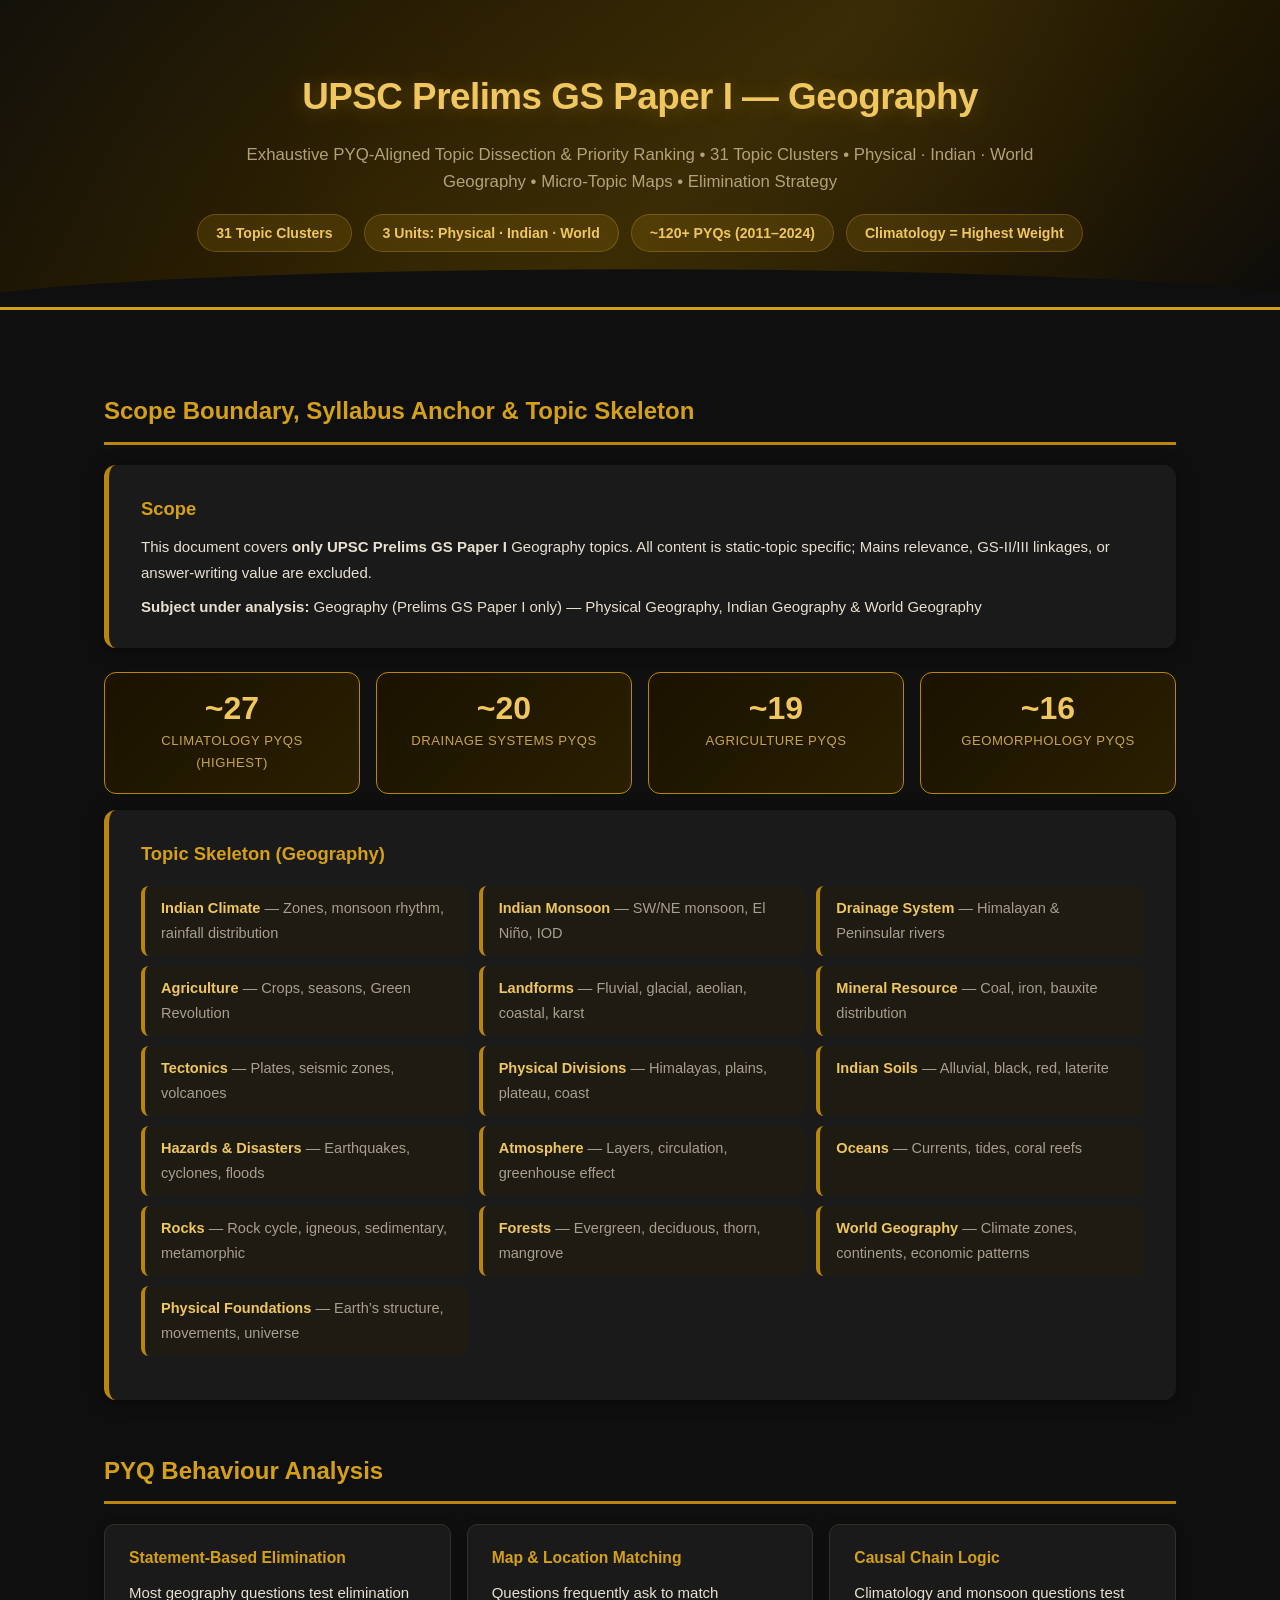
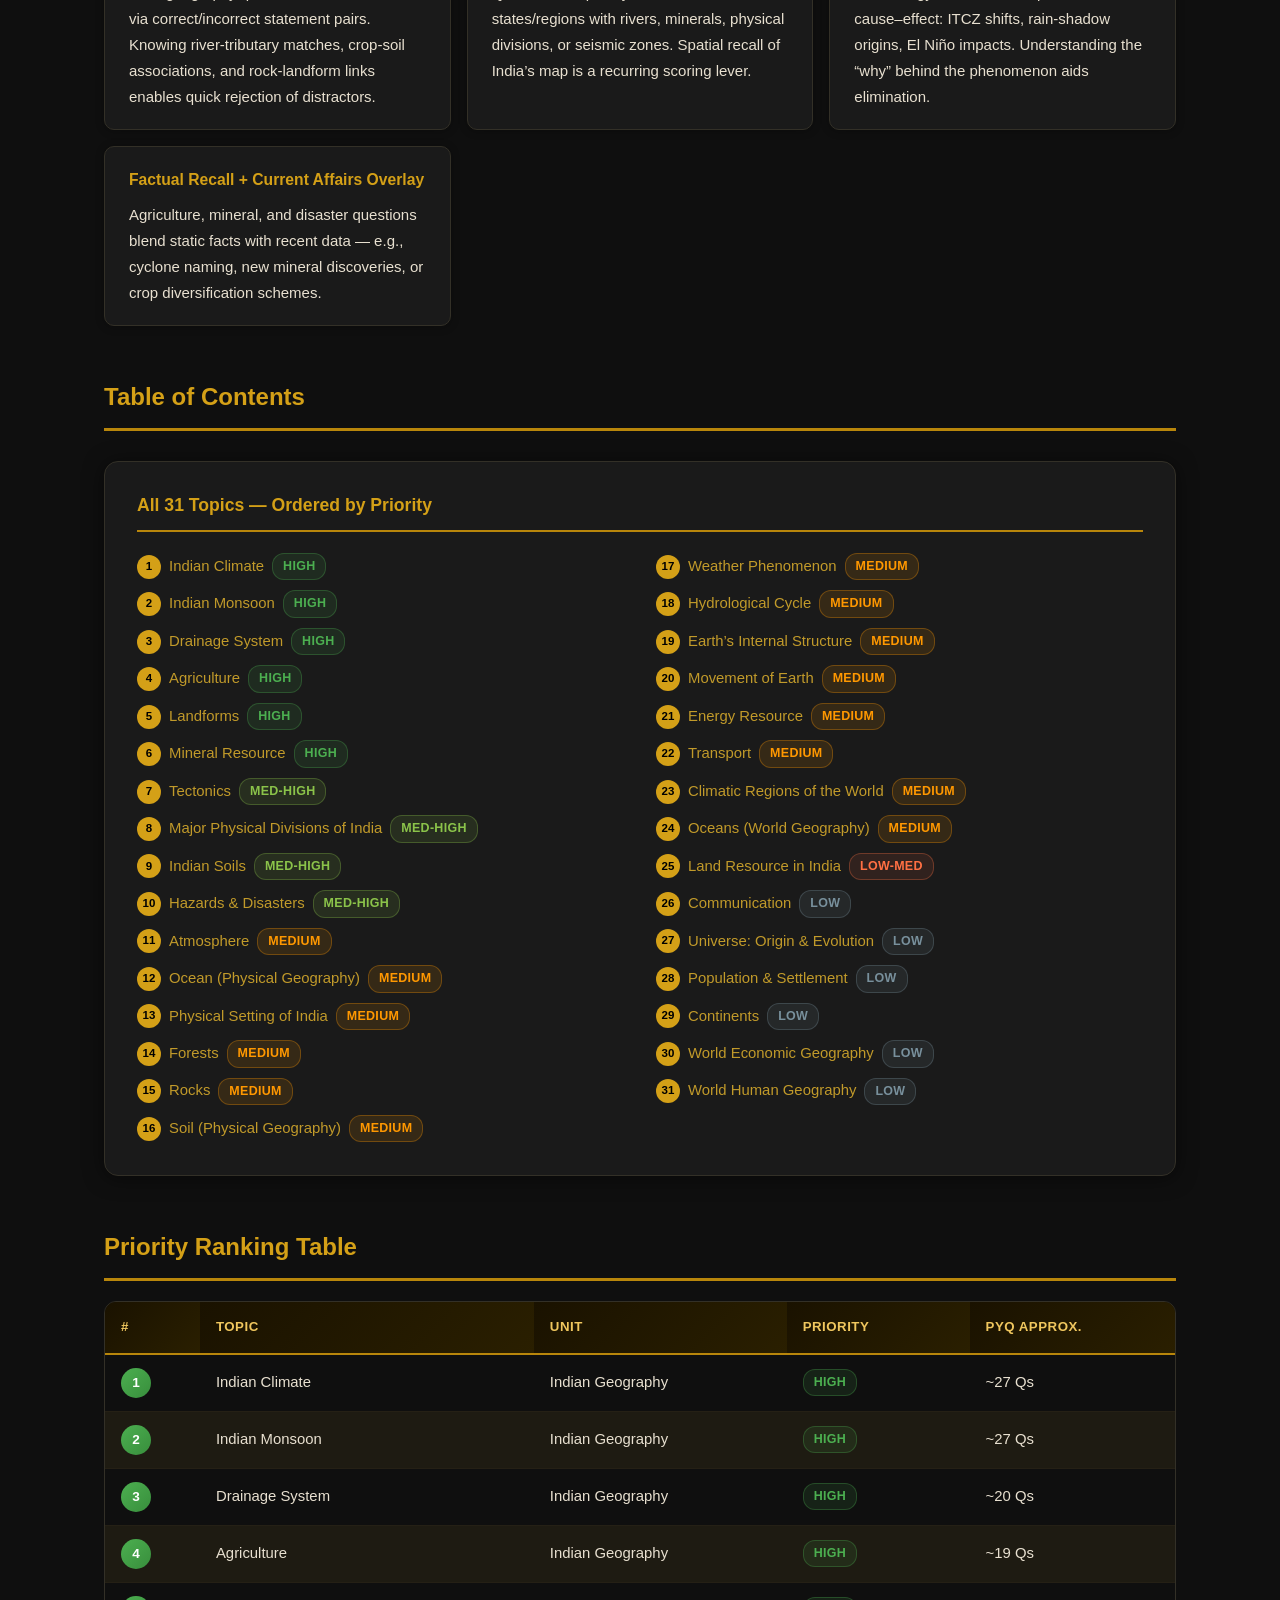
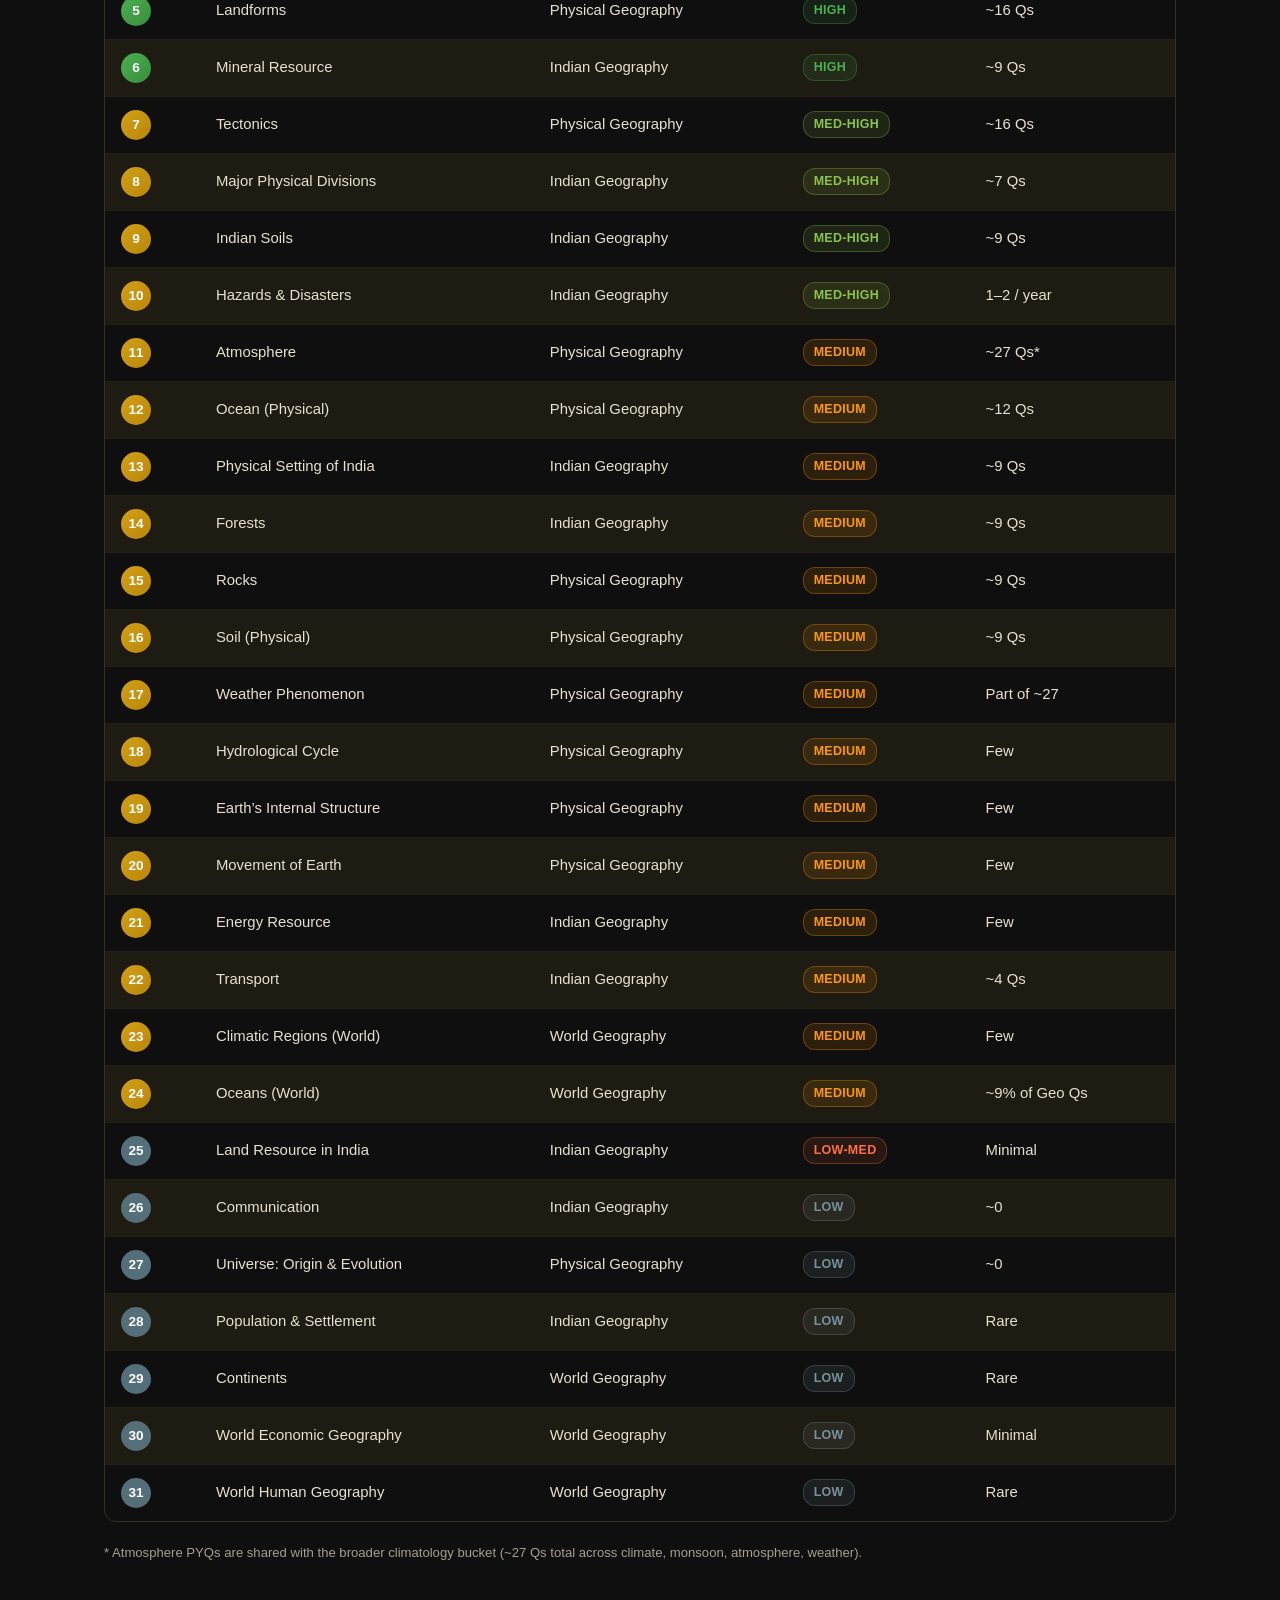
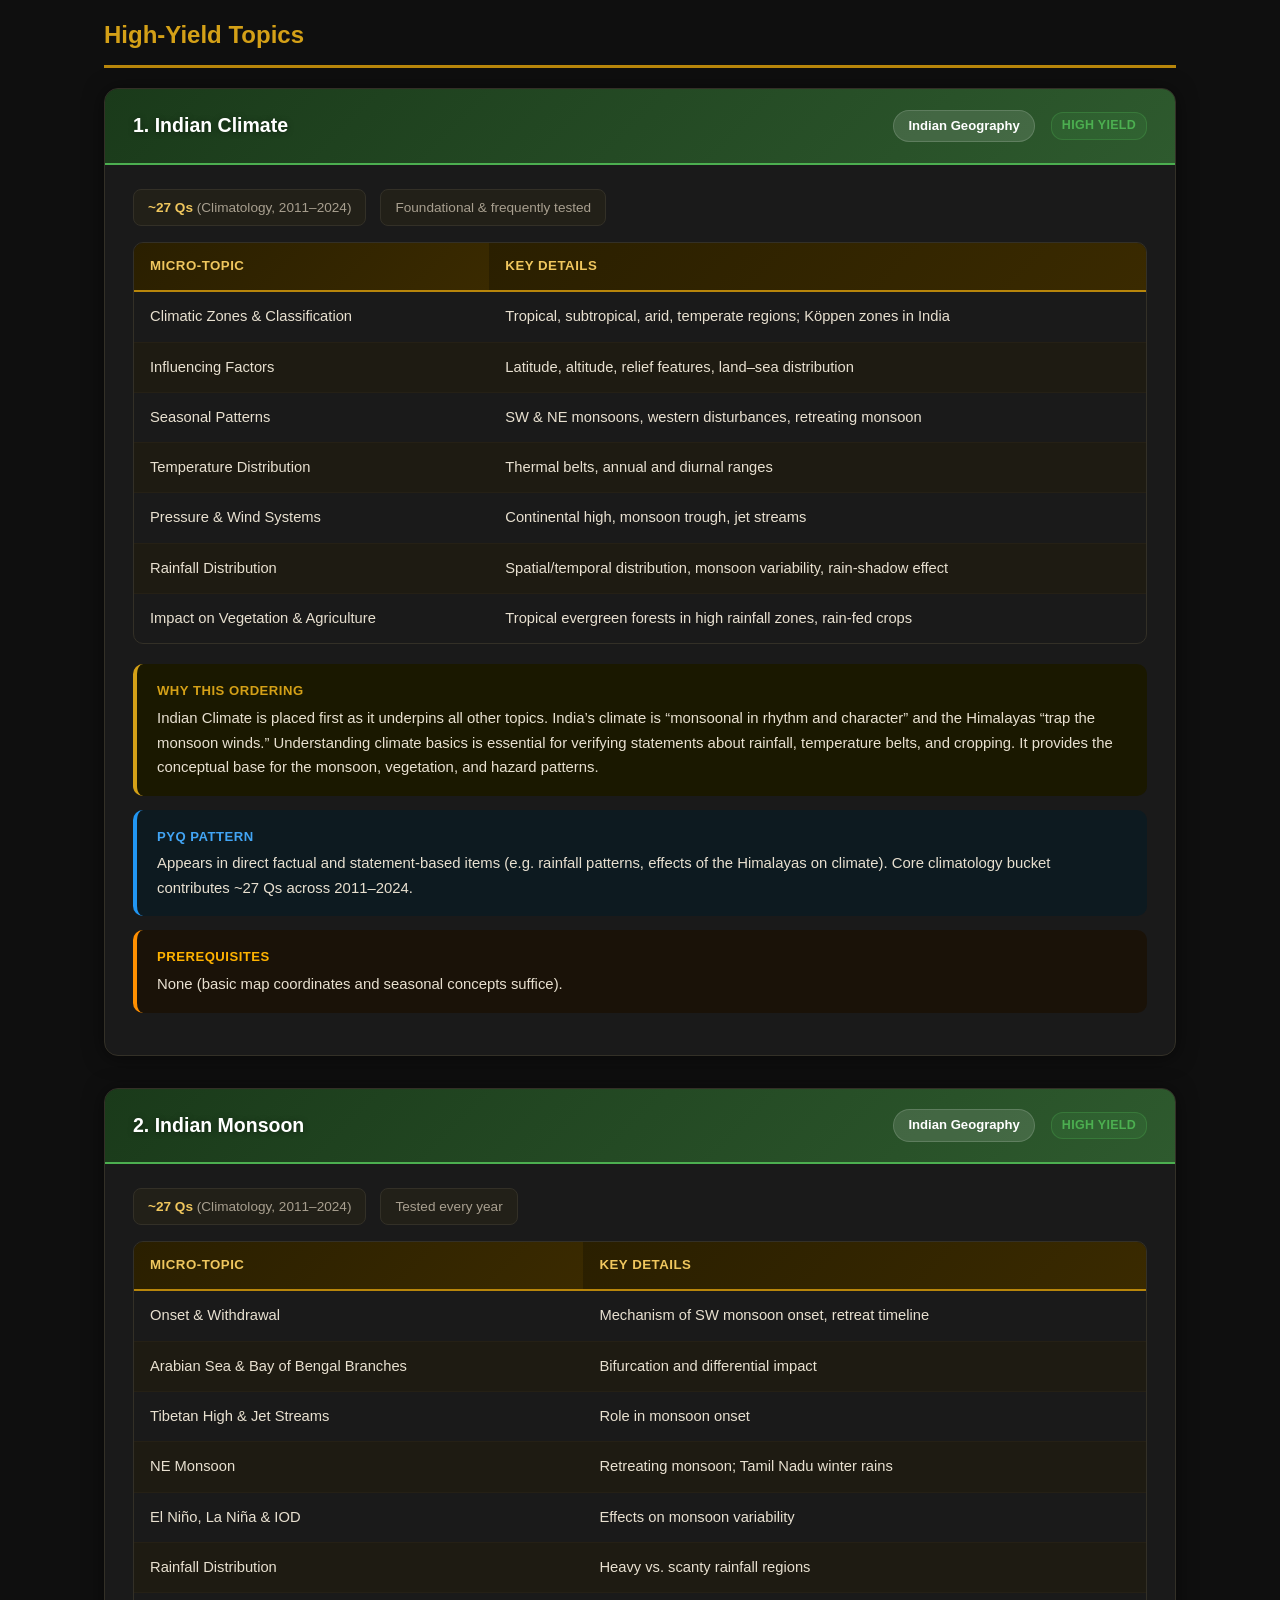
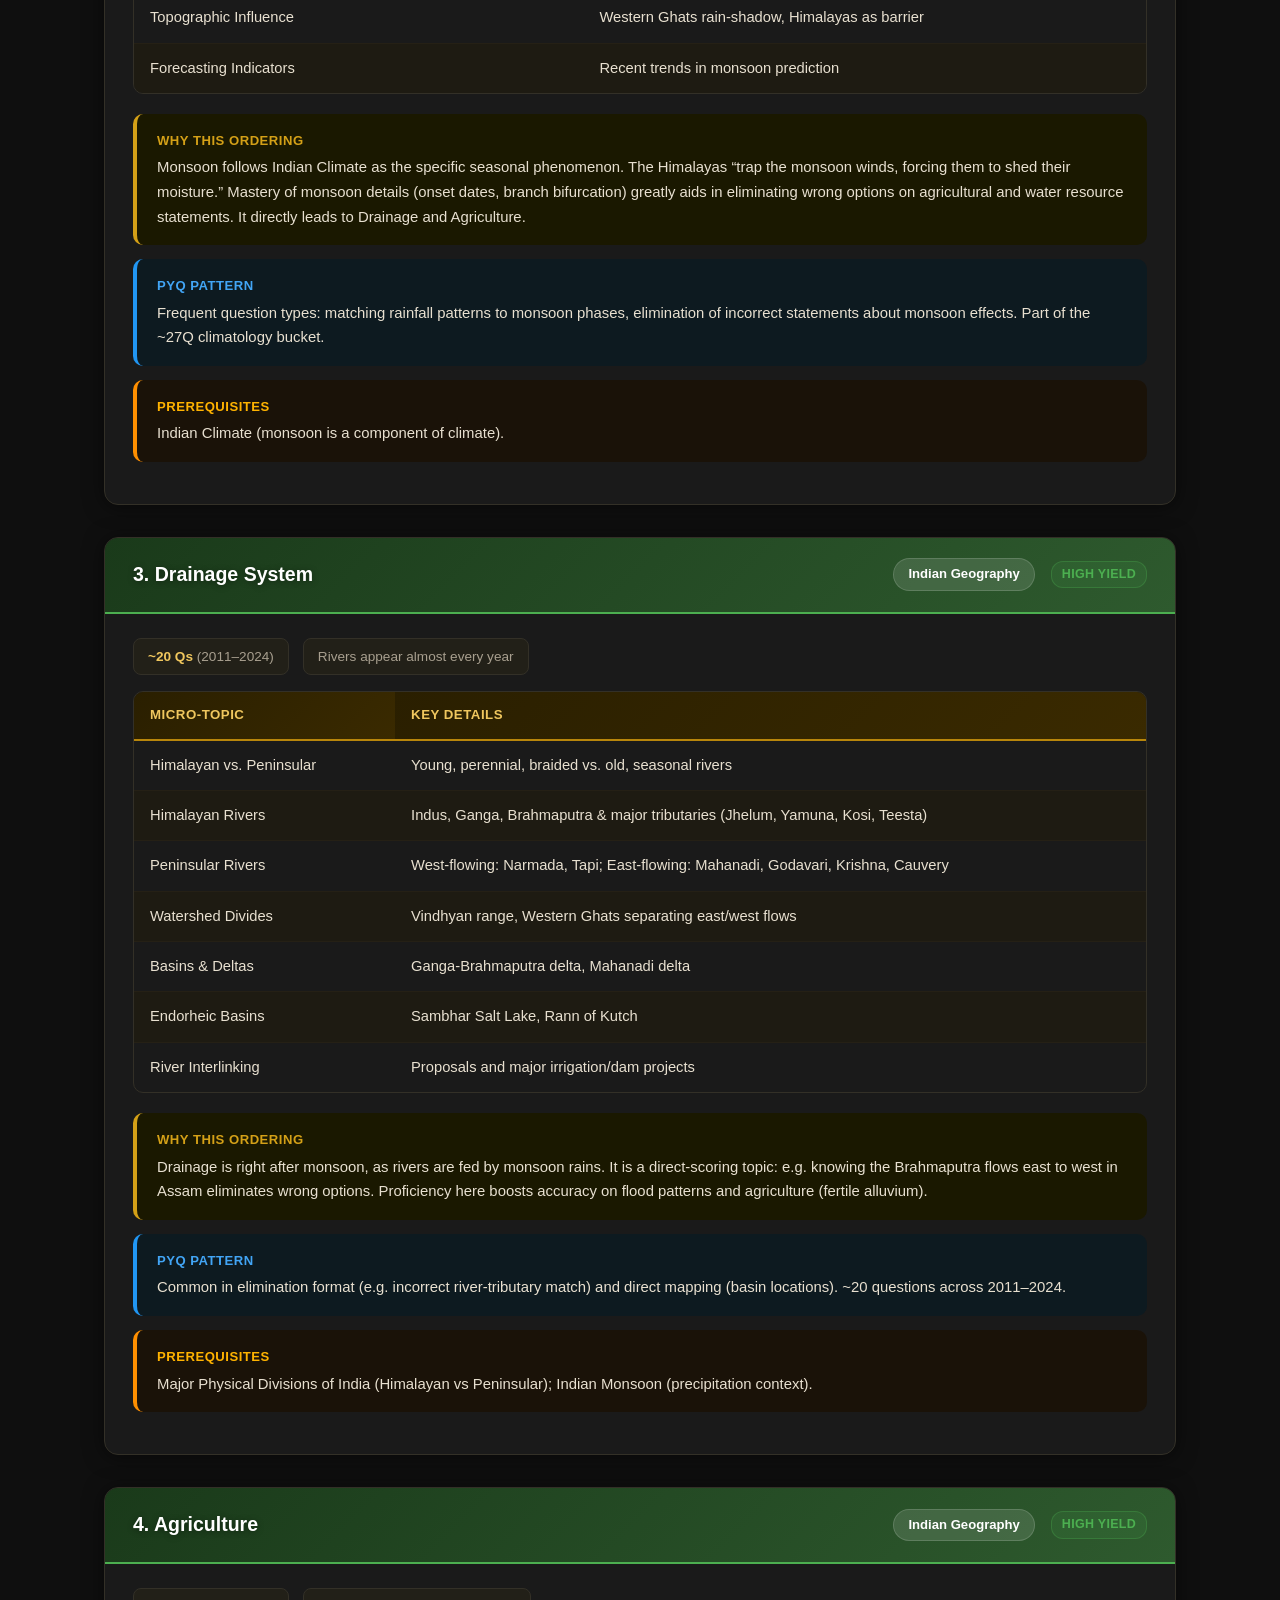
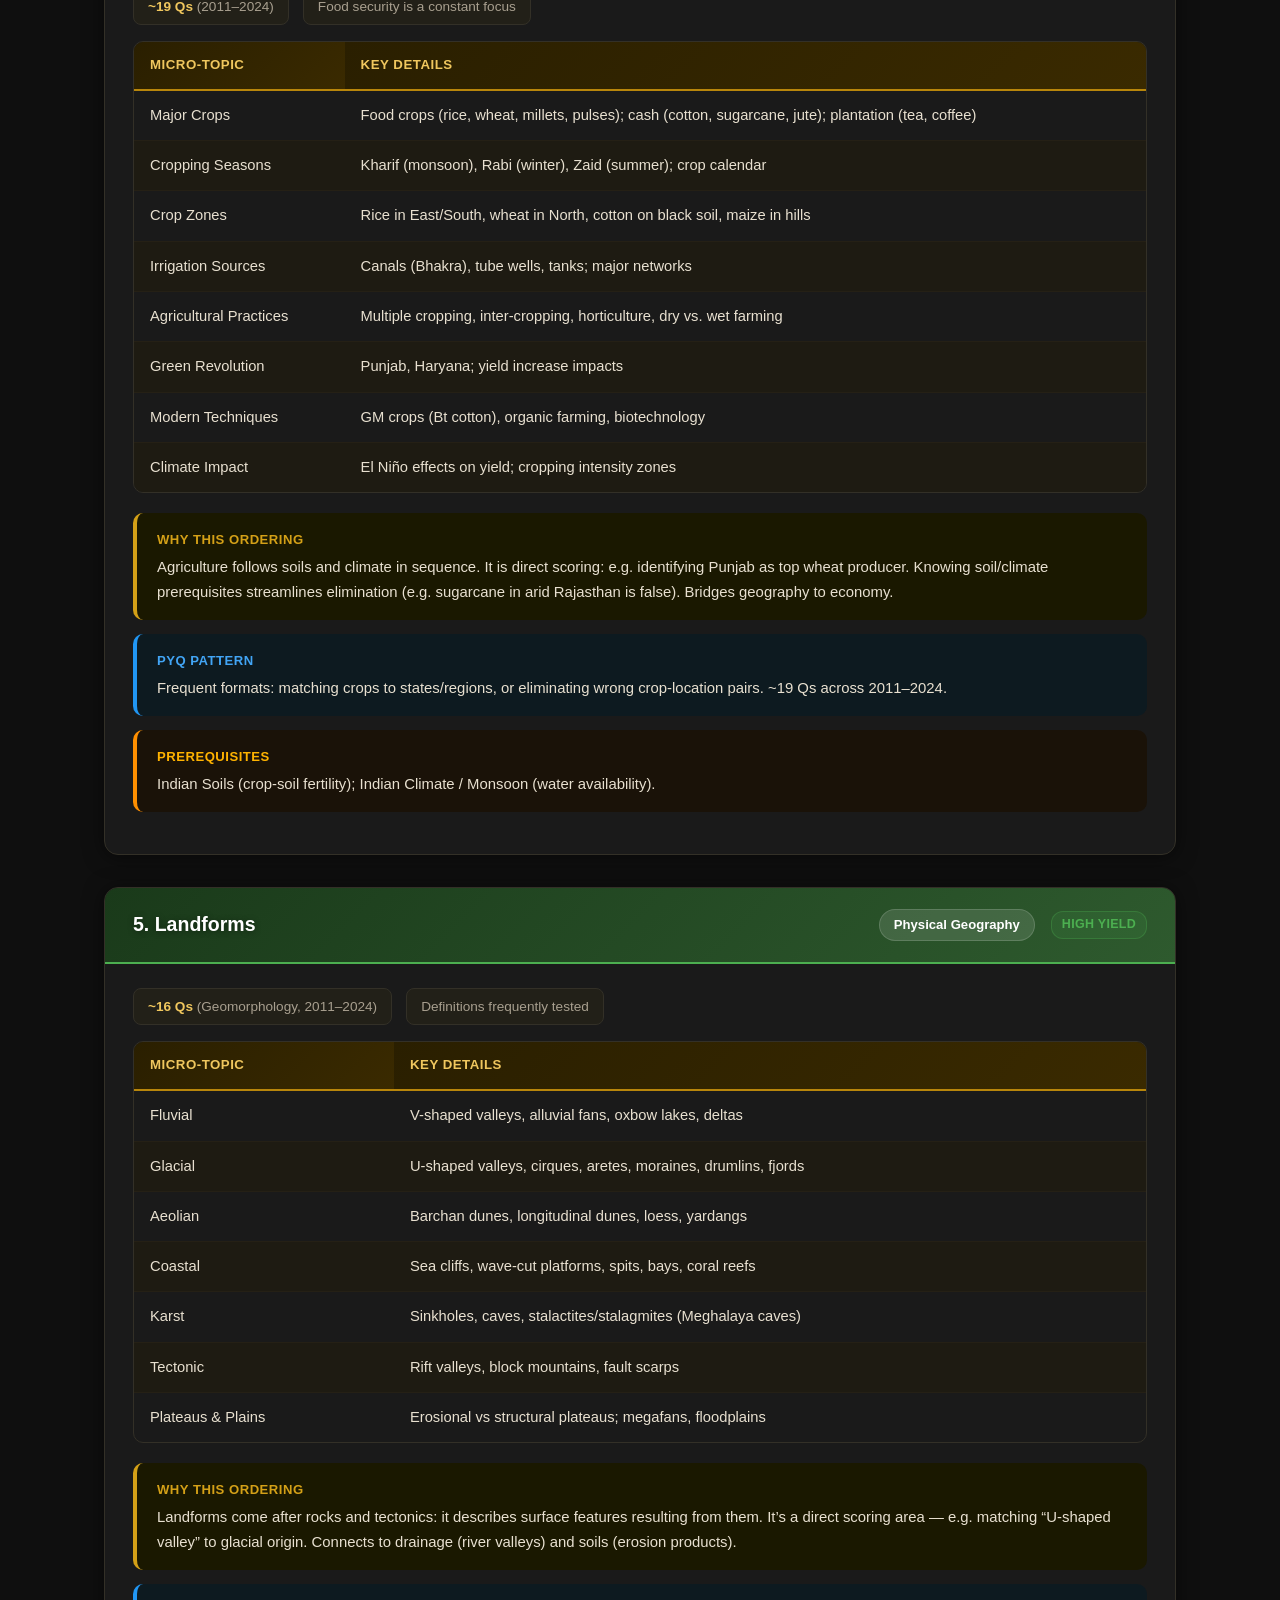
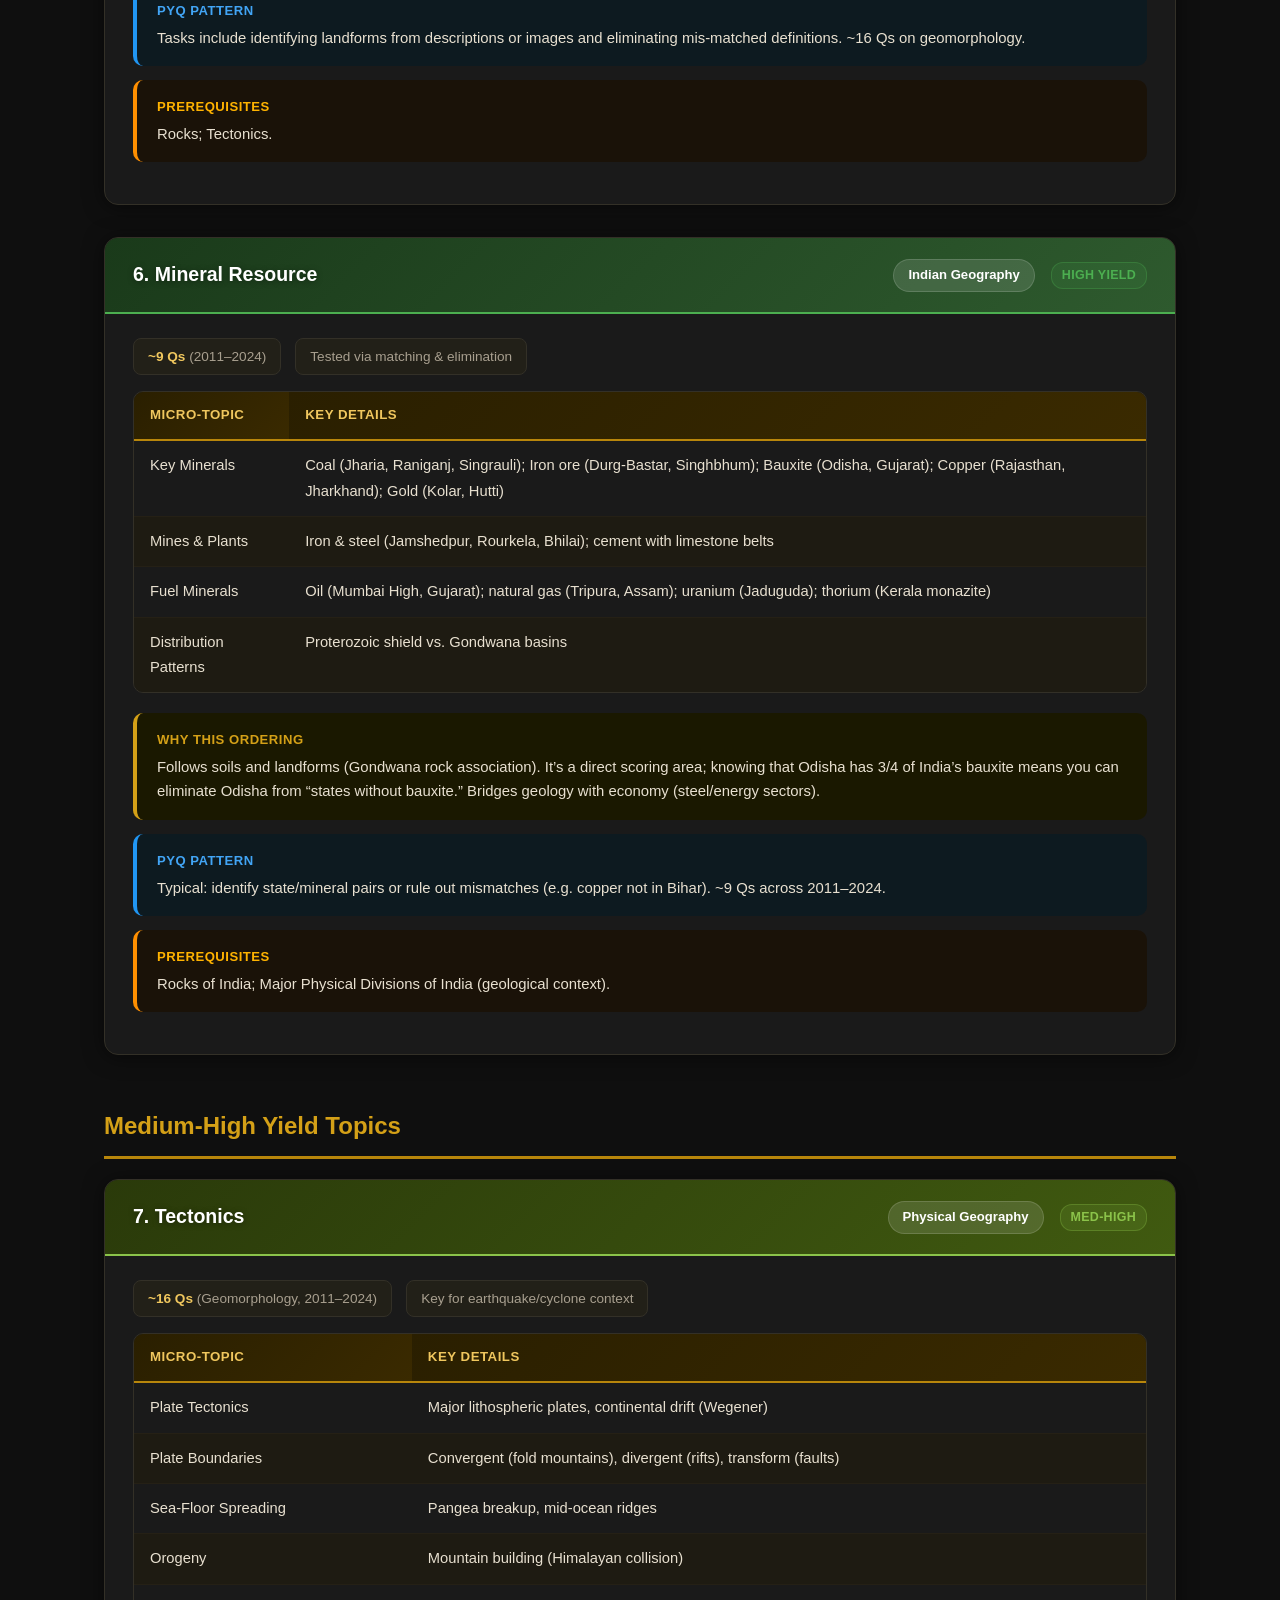
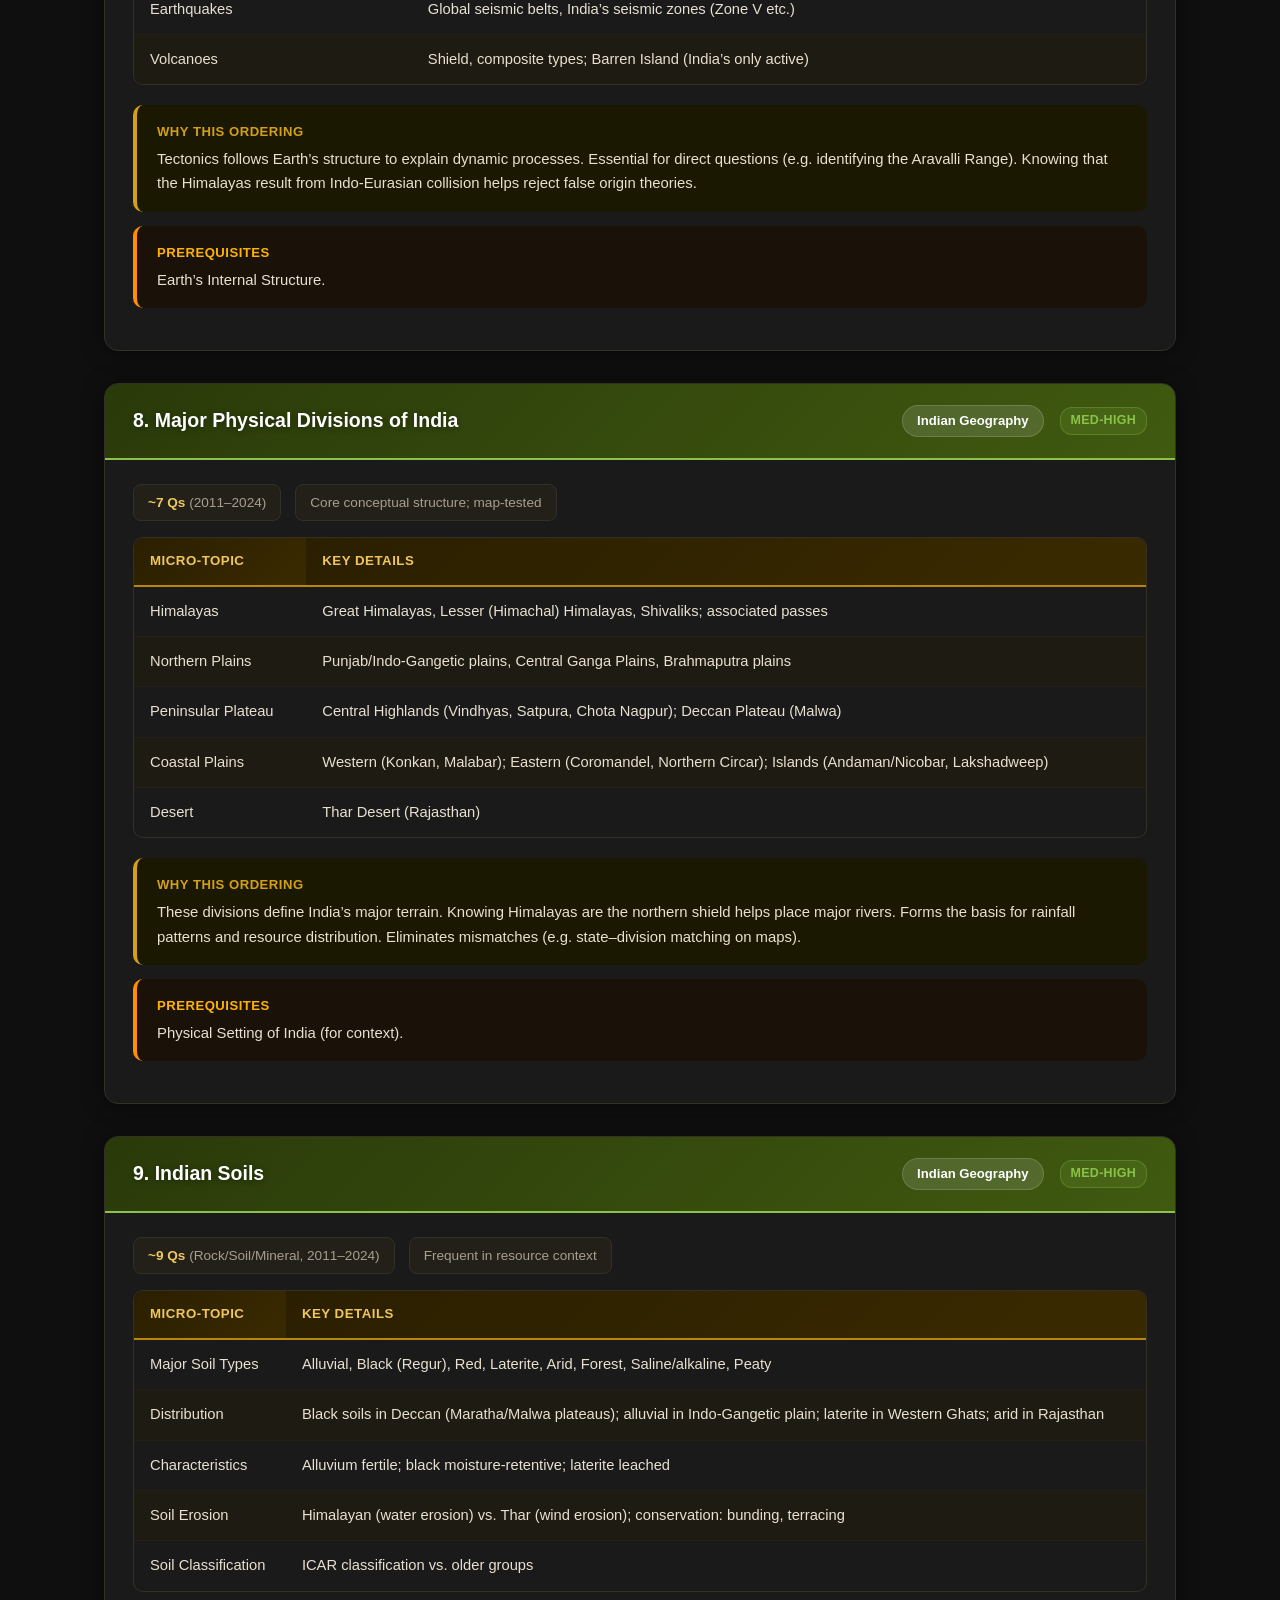
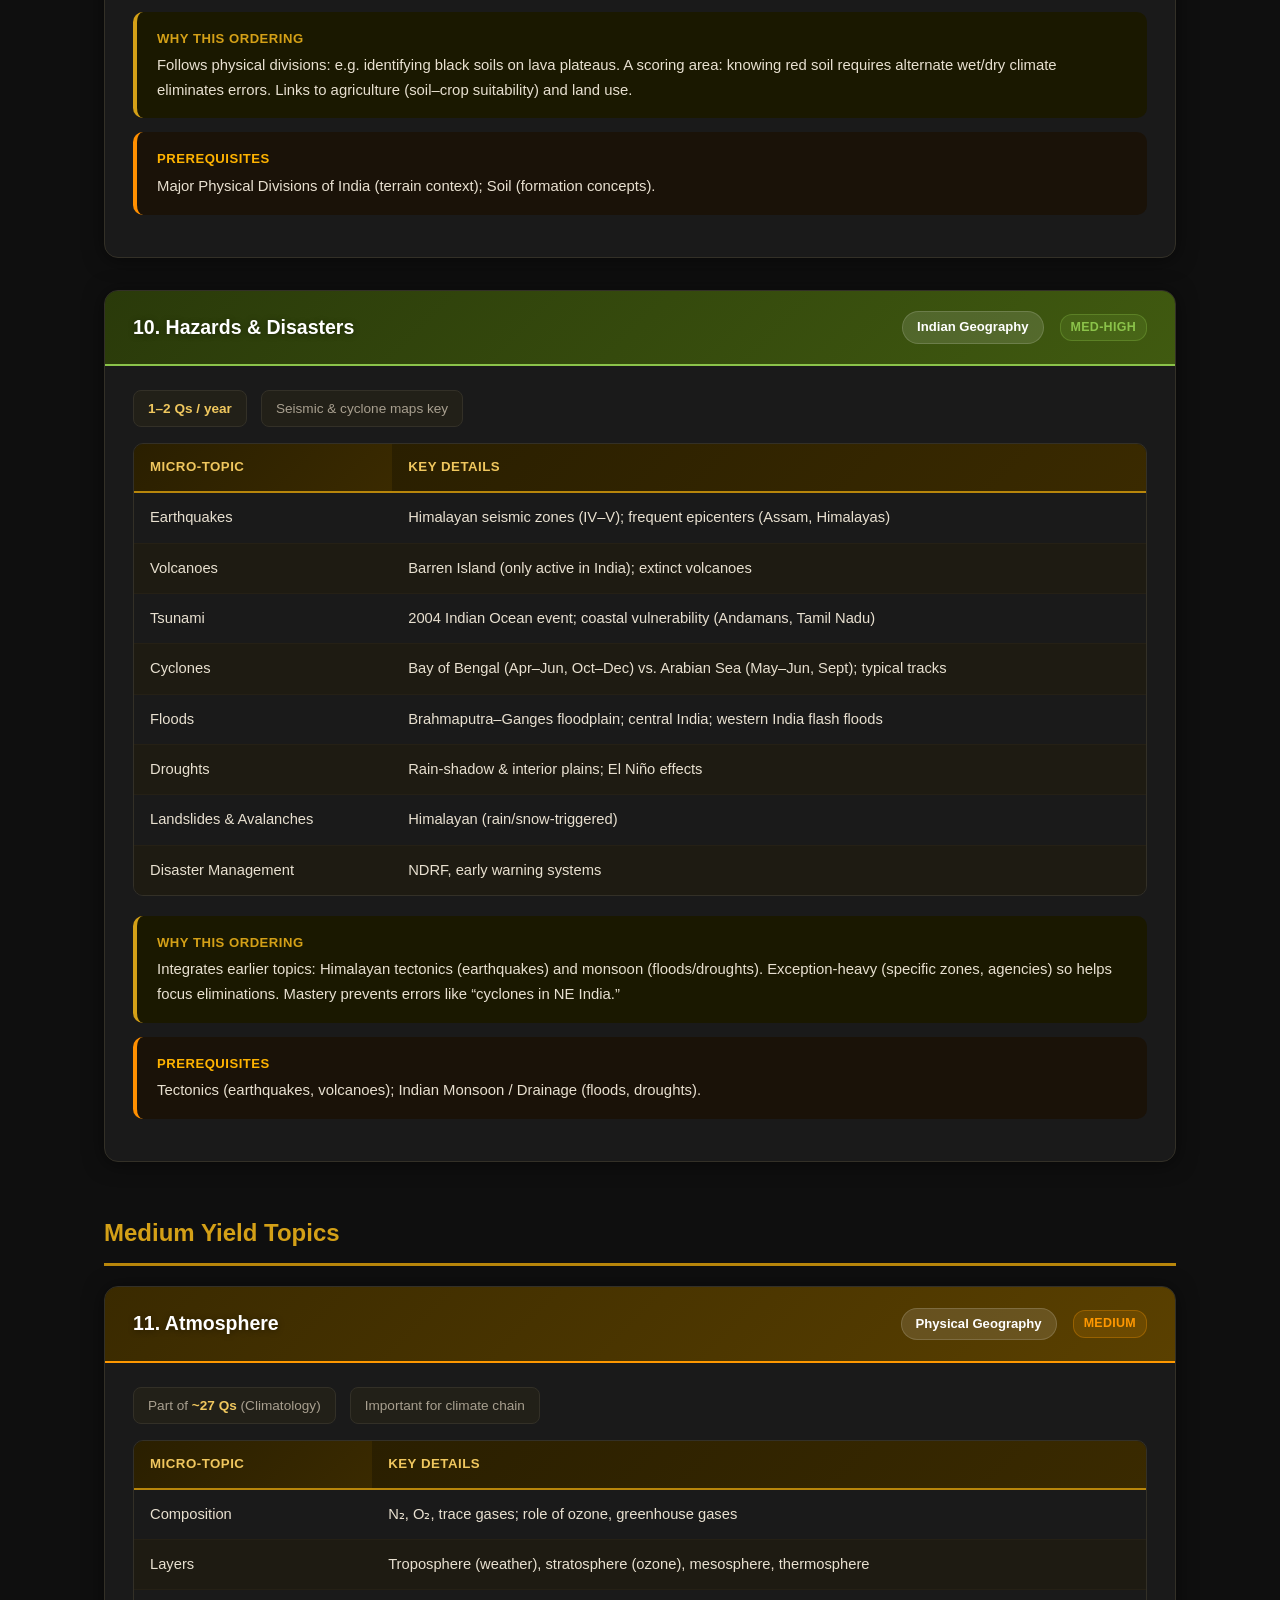
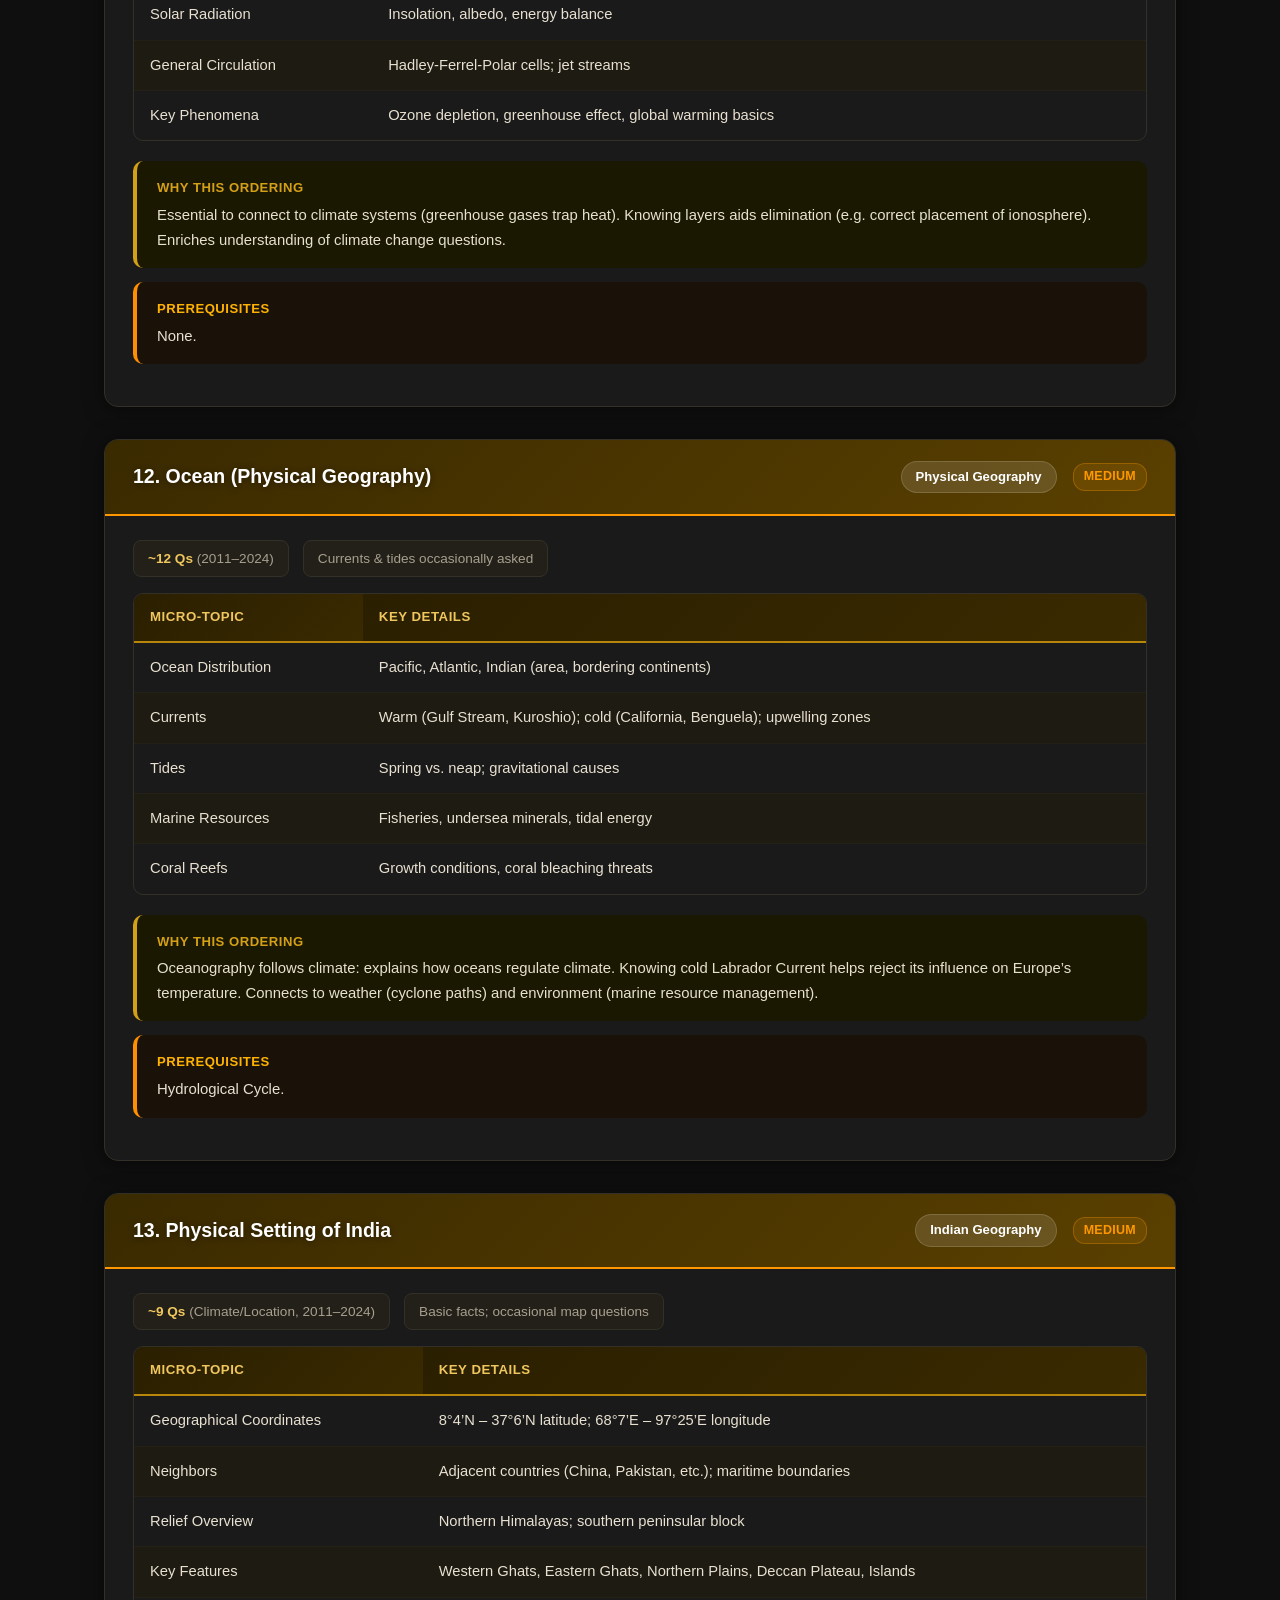
<file: SUBJECT MICRO PARTITIONS/UPSC-GEOGRAPHY.html>
<!DOCTYPE html>
<html lang="en">
<head>
<meta charset="UTF-8">
<meta name="viewport" content="width=device-width, initial-scale=1.0">
<title>UPSC Prelims GS Paper I &mdash; Geography: Exhaustive PYQ-Aligned Topic Dissection &amp; Priority Ranking</title>
<style>
  :root {
    --primary: #1a1a1a;
    --primary-light: #2d2d2d;
    --primary-dark: #0d0d0d;
    --gold: #d4a017;
    --gold-light: #f0c75e;
    --gold-dark: #b8860b;
    --gold-dim: #c19a2a;
    --bg: #0f0f0f;
    --card-bg: #1a1a1a;
    --text: #e8e0d0;
    --text-secondary: #a89f8f;
    --border: #333027;
    --high: #4caf50;
    --high-bg: rgba(76,175,80,0.12);
    --medium: #ff9800;
    --medium-bg: rgba(255,152,0,0.12);
    --medium-high: #8bc34a;
    --medium-high-bg: rgba(139,195,74,0.12);
    --low: #78909c;
    --low-bg: rgba(120,144,156,0.12);
    --low-medium: #ff7043;
    --low-medium-bg: rgba(255,112,67,0.1);
  }

  * { margin: 0; padding: 0; box-sizing: border-box; }

  body {
    font-family: 'Segoe UI', 'Roboto', 'Helvetica Neue', Arial, sans-serif;
    background: var(--bg);
    color: var(--text);
    line-height: 1.72;
    font-size: 15px;
  }

  /* Hero */
  .hero {
    background: linear-gradient(135deg, #0a0a0a 0%, #1a1200 30%, #2a1f00 55%, #1a1200 80%, #0a0a0a 100%);
    color: #fff;
    padding: 65px 40px 55px;
    text-align: center;
    position: relative;
    overflow: hidden;
    border-bottom: 3px solid var(--gold);
  }
  .hero::before {
    content: '';
    position: absolute;
    top: -50%; left: -50%;
    width: 200%; height: 200%;
    background: radial-gradient(circle at 40% 60%, rgba(212,160,23,0.1) 0%, transparent 50%),
                radial-gradient(circle at 60% 30%, rgba(240,199,94,0.05) 0%, transparent 40%);
    pointer-events: none;
  }
  .hero::after {
    content: '';
    position: absolute;
    bottom: -2px; left: 0; right: 0;
    height: 40px;
    background: var(--bg);
    clip-path: ellipse(55% 100% at 50% 100%);
  }
  .hero h1 {
    font-size: 2.3rem;
    font-weight: 800;
    margin-bottom: 14px;
    letter-spacing: -0.5px;
    position: relative;
    color: var(--gold-light);
    text-shadow: 0 2px 20px rgba(212,160,23,0.3);
  }
  .hero .subtitle {
    font-size: 1.05rem;
    opacity: 0.85;
    max-width: 820px;
    margin: 0 auto;
    line-height: 1.6;
    position: relative;
    color: #c9b88a;
  }
  .hero .badge-row {
    margin-top: 18px;
    display: flex;
    justify-content: center;
    gap: 12px;
    flex-wrap: wrap;
    position: relative;
  }
  .hero .stat-badge {
    background: rgba(212,160,23,0.15);
    backdrop-filter: blur(6px);
    border: 1px solid rgba(212,160,23,0.3);
    padding: 6px 18px;
    border-radius: 20px;
    font-size: 0.88rem;
    font-weight: 600;
    color: var(--gold-light);
  }

  /* Container */
  .container {
    max-width: 1120px;
    margin: 0 auto;
    padding: 30px 24px 60px;
  }

  /* Section titles */
  .section-title {
    font-size: 1.5rem;
    font-weight: 700;
    color: var(--gold);
    margin: 50px 0 20px;
    padding-bottom: 10px;
    border-bottom: 3px solid var(--gold-dark);
    display: block;
  }

  /* Cards */
  .card {
    background: var(--card-bg);
    border-radius: 12px;
    box-shadow: 0 2px 16px rgba(0,0,0,0.4);
    padding: 28px 32px;
    margin-bottom: 24px;
    border-left: 5px solid var(--gold-dark);
    transition: box-shadow 0.2s;
  }
  .card:hover { box-shadow: 0 4px 24px rgba(212,160,23,0.12); }
  .card h3 {
    font-size: 1.15rem;
    color: var(--gold);
    margin-bottom: 10px;
  }

  /* Unit cards */
  .unit-card {
    background: var(--card-bg);
    border-radius: 14px;
    box-shadow: 0 2px 20px rgba(0,0,0,0.5);
    margin-bottom: 32px;
    overflow: hidden;
    border: 1px solid var(--border);
  }
  .unit-header {
    padding: 20px 28px;
    display: flex;
    align-items: center;
    gap: 16px;
    flex-wrap: wrap;
  }
  .unit-header.high-yield { background: linear-gradient(135deg, #1a3a1a, #2e5a2e); border-bottom: 2px solid #4caf50; }
  .unit-header.medium-yield { background: linear-gradient(135deg, #3a2a00, #5a4000); border-bottom: 2px solid #ff9800; }
  .unit-header.medium-high-yield { background: linear-gradient(135deg, #2a3a0a, #405a10); border-bottom: 2px solid #8bc34a; }
  .unit-header.low-yield { background: linear-gradient(135deg, #2a2a2a, #3a3a3a); border-bottom: 2px solid #78909c; }
  .unit-header.low-medium-yield { background: linear-gradient(135deg, #3a1a0a, #4a2a10); border-bottom: 2px solid #ff7043; }

  .unit-header h2 {
    color: #fff;
    font-size: 1.22rem;
    font-weight: 700;
    flex: 1;
    text-shadow: 0 1px 6px rgba(0,0,0,0.4);
  }
  .unit-badge {
    background: rgba(255,255,255,0.12);
    color: #fff;
    padding: 4px 14px;
    border-radius: 20px;
    font-size: 0.82rem;
    font-weight: 600;
    white-space: nowrap;
    border: 1px solid rgba(255,255,255,0.15);
  }
  .unit-body { padding: 24px 28px 28px; }
  .unit-meta {
    display: flex;
    gap: 14px;
    flex-wrap: wrap;
    margin-bottom: 16px;
  }
  .meta-chip {
    background: #222018;
    border: 1px solid var(--border);
    border-radius: 8px;
    padding: 6px 14px;
    font-size: 0.85rem;
    color: var(--text-secondary);
  }
  .meta-chip strong { color: var(--gold-light); }

  /* Tables */
  .micro-table {
    width: 100%;
    border-collapse: separate;
    border-spacing: 0;
    margin: 16px 0 20px;
    font-size: 0.92rem;
    border-radius: 10px;
    overflow: hidden;
    border: 1px solid var(--border);
  }
  .micro-table thead th {
    background: linear-gradient(135deg, #2a1f00, #3a2a00);
    color: var(--gold-light);
    padding: 12px 16px;
    text-align: left;
    font-weight: 600;
    font-size: 0.83rem;
    text-transform: uppercase;
    letter-spacing: 0.5px;
    border-bottom: 2px solid var(--gold-dark);
  }
  .micro-table tbody td {
    padding: 12px 16px;
    border-bottom: 1px solid #252015;
    vertical-align: top;
    color: var(--text);
  }
  .micro-table tbody tr:last-child td { border-bottom: none; }
  .micro-table tbody tr:nth-child(even) { background: #1e1b12; }
  .micro-table tbody tr:hover { background: #27220f; }

  /* Yield tags */
  .yield-tag {
    display: inline-block;
    padding: 2px 10px;
    border-radius: 12px;
    font-size: 0.78rem;
    font-weight: 700;
    text-transform: uppercase;
    letter-spacing: 0.3px;
  }
  .yield-tag.high { background: var(--high-bg); color: var(--high); border: 1px solid rgba(76,175,80,0.3); }
  .yield-tag.medium { background: var(--medium-bg); color: var(--medium); border: 1px solid rgba(255,152,0,0.3); }
  .yield-tag.medium-high { background: var(--medium-high-bg); color: var(--medium-high); border: 1px solid rgba(139,195,74,0.3); }
  .yield-tag.low { background: var(--low-bg); color: var(--low); border: 1px solid rgba(120,144,156,0.3); }
  .yield-tag.low-medium { background: var(--low-medium-bg); color: var(--low-medium); border: 1px solid rgba(255,112,67,0.3); }

  /* Info boxes */
  .info-box {
    border-radius: 10px;
    padding: 16px 20px;
    margin: 14px 0;
    font-size: 0.93rem;
    line-height: 1.65;
  }
  .info-box.why { background: #1a1800; border-left: 4px solid var(--gold); }
  .info-box.pyq { background: #0d1a20; border-left: 4px solid #2196f3; }
  .info-box.prereq { background: #1a1208; border-left: 4px solid #ff8f00; }
  .info-box .label {
    font-weight: 700;
    font-size: 0.82rem;
    text-transform: uppercase;
    letter-spacing: 0.5px;
    margin-bottom: 4px;
  }
  .info-box.why .label { color: var(--gold); }
  .info-box.pyq .label { color: #42a5f5; }
  .info-box.prereq .label { color: #ffb300; }

  /* Ranking table */
  .ranking-table {
    width: 100%;
    border-collapse: separate;
    border-spacing: 0;
    margin: 20px 0;
    border-radius: 12px;
    overflow: hidden;
    border: 1px solid var(--border);
    font-size: 0.93rem;
  }
  .ranking-table thead th {
    background: linear-gradient(135deg, #1a1200, #2a1f00);
    color: var(--gold-light);
    padding: 14px 16px;
    text-align: left;
    font-weight: 600;
    font-size: 0.83rem;
    text-transform: uppercase;
    letter-spacing: 0.5px;
    border-bottom: 2px solid var(--gold-dark);
  }
  .ranking-table tbody td {
    padding: 13px 16px;
    border-bottom: 1px solid #252015;
    vertical-align: middle;
  }
  .ranking-table tbody tr:last-child td { border-bottom: none; }
  .ranking-table tbody tr:nth-child(even) { background: #1e1b12; }
  .ranking-table tbody tr:hover { background: #27220f; }
  .rank-num {
    display: inline-flex;
    align-items: center;
    justify-content: center;
    width: 30px;
    height: 30px;
    border-radius: 50%;
    font-weight: 800;
    font-size: 0.85rem;
    color: #fff;
  }
  .rank-num.top { background: linear-gradient(135deg, #4caf50, #388e3c); }
  .rank-num.mid { background: linear-gradient(135deg, var(--gold), var(--gold-dark)); }
  .rank-num.low-r { background: #546e7a; }

  /* Skeleton grid */
  .skeleton-list {
    display: grid;
    grid-template-columns: repeat(auto-fill, minmax(310px, 1fr));
    gap: 10px;
    margin: 16px 0;
  }
  .skeleton-item {
    background: #1e1b12;
    padding: 10px 16px;
    border-radius: 8px;
    font-size: 0.91rem;
    border-left: 4px solid var(--gold-dark);
    color: var(--text-secondary);
  }
  .skeleton-item strong { color: var(--gold-light); }

  /* Construct grid */
  .construct-grid {
    display: grid;
    grid-template-columns: repeat(auto-fill, minmax(340px, 1fr));
    gap: 16px;
    margin: 16px 0;
  }
  .construct-card {
    background: var(--card-bg);
    border-radius: 10px;
    padding: 20px 24px;
    border: 1px solid var(--border);
    box-shadow: 0 1px 8px rgba(0,0,0,0.3);
  }
  .construct-card h4 {
    color: var(--gold);
    font-size: 0.98rem;
    margin-bottom: 8px;
  }

  /* TOC */
  .toc {
    background: var(--card-bg);
    border-radius: 14px;
    box-shadow: 0 2px 20px rgba(0,0,0,0.5);
    padding: 28px 32px;
    margin: 30px 0;
    border: 1px solid var(--border);
    columns: 2;
    column-gap: 32px;
  }
  .toc h3 {
    font-size: 1.1rem;
    color: var(--gold);
    margin-bottom: 16px;
    padding-bottom: 10px;
    border-bottom: 2px solid var(--gold-dark);
    column-span: all;
  }
  .toc-item {
    break-inside: avoid;
    padding: 5px 0;
    font-size: 0.93rem;
    display: flex;
    align-items: center;
    gap: 8px;
  }
  .toc-item a {
    color: var(--gold-dim);
    text-decoration: none;
    transition: color 0.2s;
  }
  .toc-item a:hover { color: var(--gold-light); text-decoration: underline; }
  .toc-num {
    display: inline-flex;
    align-items: center;
    justify-content: center;
    min-width: 24px;
    height: 24px;
    border-radius: 50%;
    font-size: 0.72rem;
    font-weight: 700;
    color: #000;
    background: var(--gold);
    flex-shrink: 0;
  }

  /* Highlight stats */
  .highlight-stat {
    display: flex;
    gap: 16px;
    flex-wrap: wrap;
    margin: 16px 0;
  }
  .stat-card {
    background: linear-gradient(135deg, #1a1200, #2a1f00);
    color: var(--gold-light);
    border-radius: 12px;
    padding: 18px 24px;
    flex: 1;
    min-width: 200px;
    text-align: center;
    border: 1px solid var(--gold-dark);
  }
  .stat-card .num {
    font-size: 2rem;
    font-weight: 800;
    line-height: 1.1;
    color: var(--gold-light);
  }
  .stat-card .lbl {
    font-size: 0.82rem;
    opacity: 0.8;
    text-transform: uppercase;
    letter-spacing: 0.5px;
    margin-top: 4px;
  }

  /* Bullet lists */
  .bullet-list { padding-left: 22px; margin: 10px 0; }
  .bullet-list li { margin-bottom: 6px; line-height: 1.6; }

  /* Responsive */
  @media (max-width: 768px) {
    .hero { padding: 40px 20px 35px; }
    .hero h1 { font-size: 1.5rem; }
    .container { padding: 20px 14px 40px; }
    .unit-header { padding: 16px 20px; }
    .unit-body { padding: 18px 20px 22px; }
    .construct-grid, .skeleton-list { grid-template-columns: 1fr; }
    .toc { columns: 1; }
    .ranking-table, .micro-table { font-size: 0.82rem; }
    .ranking-table thead th, .micro-table thead th { padding: 10px 12px; }
    .ranking-table tbody td, .micro-table tbody td { padding: 10px 12px; }
  }

  @media print {
    body { background: #fff; color: #1a1a1a; }
    .hero { -webkit-print-color-adjust: exact; print-color-adjust: exact; }
    .unit-header { -webkit-print-color-adjust: exact; print-color-adjust: exact; }
    .card, .unit-card { break-inside: avoid; }
    body { font-size: 12px; }
  }
</style>
</head>
<body>

<!-- ===== HERO ===== -->
<div class="hero">
  <h1>UPSC Prelims GS Paper I &mdash; Geography</h1>
  <p class="subtitle">Exhaustive PYQ-Aligned Topic Dissection &amp; Priority Ranking &bull; 31 Topic Clusters &bull; Physical &middot; Indian &middot; World Geography &bull; Micro-Topic Maps &bull; Elimination Strategy</p>
  <div class="badge-row">
    <span class="stat-badge">31 Topic Clusters</span>
    <span class="stat-badge">3 Units: Physical &middot; Indian &middot; World</span>
    <span class="stat-badge">~120+ PYQs (2011&ndash;2024)</span>
    <span class="stat-badge">Climatology = Highest Weight</span>
  </div>
</div>

<div class="container">

<!-- ===== SCOPE ===== -->
<h2 class="section-title">Scope Boundary, Syllabus Anchor &amp; Topic Skeleton</h2>

<div class="card">
  <h3>Scope</h3>
  <p>This document covers <strong>only UPSC Prelims GS Paper I</strong> Geography topics. All content is static-topic specific; Mains relevance, GS-II/III linkages, or answer-writing value are excluded.</p>
  <p style="margin-top:8px;"><strong>Subject under analysis:</strong> Geography (Prelims GS Paper I only) &mdash; Physical Geography, Indian Geography &amp; World Geography</p>
</div>

<!-- Stats -->
<div class="highlight-stat">
  <div class="stat-card"><div class="num">~27</div><div class="lbl">Climatology PYQs (Highest)</div></div>
  <div class="stat-card"><div class="num">~20</div><div class="lbl">Drainage Systems PYQs</div></div>
  <div class="stat-card"><div class="num">~19</div><div class="lbl">Agriculture PYQs</div></div>
  <div class="stat-card"><div class="num">~16</div><div class="lbl">Geomorphology PYQs</div></div>
</div>

<div class="card">
  <h3>Topic Skeleton (Geography)</h3>
  <div class="skeleton-list">
    <div class="skeleton-item"><strong>Indian Climate</strong> &mdash; Zones, monsoon rhythm, rainfall distribution</div>
    <div class="skeleton-item"><strong>Indian Monsoon</strong> &mdash; SW/NE monsoon, El Ni&ntilde;o, IOD</div>
    <div class="skeleton-item"><strong>Drainage System</strong> &mdash; Himalayan &amp; Peninsular rivers</div>
    <div class="skeleton-item"><strong>Agriculture</strong> &mdash; Crops, seasons, Green Revolution</div>
    <div class="skeleton-item"><strong>Landforms</strong> &mdash; Fluvial, glacial, aeolian, coastal, karst</div>
    <div class="skeleton-item"><strong>Mineral Resource</strong> &mdash; Coal, iron, bauxite distribution</div>
    <div class="skeleton-item"><strong>Tectonics</strong> &mdash; Plates, seismic zones, volcanoes</div>
    <div class="skeleton-item"><strong>Physical Divisions</strong> &mdash; Himalayas, plains, plateau, coast</div>
    <div class="skeleton-item"><strong>Indian Soils</strong> &mdash; Alluvial, black, red, laterite</div>
    <div class="skeleton-item"><strong>Hazards &amp; Disasters</strong> &mdash; Earthquakes, cyclones, floods</div>
    <div class="skeleton-item"><strong>Atmosphere</strong> &mdash; Layers, circulation, greenhouse effect</div>
    <div class="skeleton-item"><strong>Oceans</strong> &mdash; Currents, tides, coral reefs</div>
    <div class="skeleton-item"><strong>Rocks</strong> &mdash; Rock cycle, igneous, sedimentary, metamorphic</div>
    <div class="skeleton-item"><strong>Forests</strong> &mdash; Evergreen, deciduous, thorn, mangrove</div>
    <div class="skeleton-item"><strong>World Geography</strong> &mdash; Climate zones, continents, economic patterns</div>
    <div class="skeleton-item"><strong>Physical Foundations</strong> &mdash; Earth&rsquo;s structure, movements, universe</div>
  </div>
</div>

<!-- ===== PYQ BEHAVIOUR ===== -->
<h2 class="section-title">PYQ Behaviour Analysis</h2>

<div class="construct-grid">
  <div class="construct-card">
    <h4>Statement-Based Elimination</h4>
    <p>Most geography questions test elimination via correct/incorrect statement pairs. Knowing river-tributary matches, crop-soil associations, and rock-landform links enables quick rejection of distractors.</p>
  </div>
  <div class="construct-card">
    <h4>Map &amp; Location Matching</h4>
    <p>Questions frequently ask to match states/regions with rivers, minerals, physical divisions, or seismic zones. Spatial recall of India&rsquo;s map is a recurring scoring lever.</p>
  </div>
  <div class="construct-card">
    <h4>Causal Chain Logic</h4>
    <p>Climatology and monsoon questions test cause&ndash;effect: ITCZ shifts, rain-shadow origins, El Ni&ntilde;o impacts. Understanding the &ldquo;why&rdquo; behind the phenomenon aids elimination.</p>
  </div>
  <div class="construct-card">
    <h4>Factual Recall + Current Affairs Overlay</h4>
    <p>Agriculture, mineral, and disaster questions blend static facts with recent data &mdash; e.g., cyclone naming, new mineral discoveries, or crop diversification schemes.</p>
  </div>
</div>

<!-- ===== TABLE OF CONTENTS ===== -->
<h2 class="section-title">Table of Contents</h2>

<div class="toc">
  <h3>All 31 Topics &mdash; Ordered by Priority</h3>
  <!-- HIGH YIELD -->
  <div class="toc-item"><span class="toc-num">1</span> <a href="#indian-climate">Indian Climate</a> <span class="yield-tag high">High</span></div>
  <div class="toc-item"><span class="toc-num">2</span> <a href="#indian-monsoon">Indian Monsoon</a> <span class="yield-tag high">High</span></div>
  <div class="toc-item"><span class="toc-num">3</span> <a href="#drainage-system">Drainage System</a> <span class="yield-tag high">High</span></div>
  <div class="toc-item"><span class="toc-num">4</span> <a href="#agriculture">Agriculture</a> <span class="yield-tag high">High</span></div>
  <div class="toc-item"><span class="toc-num">5</span> <a href="#landforms">Landforms</a> <span class="yield-tag high">High</span></div>
  <div class="toc-item"><span class="toc-num">6</span> <a href="#mineral-resource">Mineral Resource</a> <span class="yield-tag high">High</span></div>
  <!-- MEDIUM-HIGH -->
  <div class="toc-item"><span class="toc-num">7</span> <a href="#tectonics">Tectonics</a> <span class="yield-tag medium-high">Med-High</span></div>
  <div class="toc-item"><span class="toc-num">8</span> <a href="#physical-divisions">Major Physical Divisions of India</a> <span class="yield-tag medium-high">Med-High</span></div>
  <div class="toc-item"><span class="toc-num">9</span> <a href="#indian-soils">Indian Soils</a> <span class="yield-tag medium-high">Med-High</span></div>
  <div class="toc-item"><span class="toc-num">10</span> <a href="#hazards-disasters">Hazards &amp; Disasters</a> <span class="yield-tag medium-high">Med-High</span></div>
  <!-- MEDIUM -->
  <div class="toc-item"><span class="toc-num">11</span> <a href="#atmosphere">Atmosphere</a> <span class="yield-tag medium">Medium</span></div>
  <div class="toc-item"><span class="toc-num">12</span> <a href="#ocean-physical">Ocean (Physical Geography)</a> <span class="yield-tag medium">Medium</span></div>
  <div class="toc-item"><span class="toc-num">13</span> <a href="#physical-setting">Physical Setting of India</a> <span class="yield-tag medium">Medium</span></div>
  <div class="toc-item"><span class="toc-num">14</span> <a href="#forests">Forests</a> <span class="yield-tag medium">Medium</span></div>
  <div class="toc-item"><span class="toc-num">15</span> <a href="#rocks">Rocks</a> <span class="yield-tag medium">Medium</span></div>
  <div class="toc-item"><span class="toc-num">16</span> <a href="#soil-physical">Soil (Physical Geography)</a> <span class="yield-tag medium">Medium</span></div>
  <div class="toc-item"><span class="toc-num">17</span> <a href="#weather-phenomenon">Weather Phenomenon</a> <span class="yield-tag medium">Medium</span></div>
  <div class="toc-item"><span class="toc-num">18</span> <a href="#hydrological-cycle">Hydrological Cycle</a> <span class="yield-tag medium">Medium</span></div>
  <div class="toc-item"><span class="toc-num">19</span> <a href="#earth-internal">Earth&rsquo;s Internal Structure</a> <span class="yield-tag medium">Medium</span></div>
  <div class="toc-item"><span class="toc-num">20</span> <a href="#movement-earth">Movement of Earth</a> <span class="yield-tag medium">Medium</span></div>
  <div class="toc-item"><span class="toc-num">21</span> <a href="#energy-resource">Energy Resource</a> <span class="yield-tag medium">Medium</span></div>
  <div class="toc-item"><span class="toc-num">22</span> <a href="#transport">Transport</a> <span class="yield-tag medium">Medium</span></div>
  <div class="toc-item"><span class="toc-num">23</span> <a href="#climatic-regions-world">Climatic Regions of the World</a> <span class="yield-tag medium">Medium</span></div>
  <div class="toc-item"><span class="toc-num">24</span> <a href="#oceans-world">Oceans (World Geography)</a> <span class="yield-tag medium">Medium</span></div>
  <!-- LOW-MEDIUM -->
  <div class="toc-item"><span class="toc-num">25</span> <a href="#land-resource">Land Resource in India</a> <span class="yield-tag low-medium">Low-Med</span></div>
  <!-- LOW -->
  <div class="toc-item"><span class="toc-num">26</span> <a href="#communication">Communication</a> <span class="yield-tag low">Low</span></div>
  <div class="toc-item"><span class="toc-num">27</span> <a href="#universe">Universe: Origin &amp; Evolution</a> <span class="yield-tag low">Low</span></div>
  <div class="toc-item"><span class="toc-num">28</span> <a href="#population-settlement">Population &amp; Settlement</a> <span class="yield-tag low">Low</span></div>
  <div class="toc-item"><span class="toc-num">29</span> <a href="#continents">Continents</a> <span class="yield-tag low">Low</span></div>
  <div class="toc-item"><span class="toc-num">30</span> <a href="#world-economic">World Economic Geography</a> <span class="yield-tag low">Low</span></div>
  <div class="toc-item"><span class="toc-num">31</span> <a href="#world-human">World Human Geography</a> <span class="yield-tag low">Low</span></div>
</div>

<!-- ===== PRIORITY RANKING TABLE ===== -->
<h2 class="section-title">Priority Ranking Table</h2>

<table class="ranking-table">
  <thead>
    <tr><th>#</th><th>Topic</th><th>Unit</th><th>Priority</th><th>PYQ Approx.</th></tr>
  </thead>
  <tbody>
    <tr><td><span class="rank-num top">1</span></td><td>Indian Climate</td><td>Indian Geography</td><td><span class="yield-tag high">High</span></td><td>~27 Qs</td></tr>
    <tr><td><span class="rank-num top">2</span></td><td>Indian Monsoon</td><td>Indian Geography</td><td><span class="yield-tag high">High</span></td><td>~27 Qs</td></tr>
    <tr><td><span class="rank-num top">3</span></td><td>Drainage System</td><td>Indian Geography</td><td><span class="yield-tag high">High</span></td><td>~20 Qs</td></tr>
    <tr><td><span class="rank-num top">4</span></td><td>Agriculture</td><td>Indian Geography</td><td><span class="yield-tag high">High</span></td><td>~19 Qs</td></tr>
    <tr><td><span class="rank-num top">5</span></td><td>Landforms</td><td>Physical Geography</td><td><span class="yield-tag high">High</span></td><td>~16 Qs</td></tr>
    <tr><td><span class="rank-num top">6</span></td><td>Mineral Resource</td><td>Indian Geography</td><td><span class="yield-tag high">High</span></td><td>~9 Qs</td></tr>
    <tr><td><span class="rank-num mid">7</span></td><td>Tectonics</td><td>Physical Geography</td><td><span class="yield-tag medium-high">Med-High</span></td><td>~16 Qs</td></tr>
    <tr><td><span class="rank-num mid">8</span></td><td>Major Physical Divisions</td><td>Indian Geography</td><td><span class="yield-tag medium-high">Med-High</span></td><td>~7 Qs</td></tr>
    <tr><td><span class="rank-num mid">9</span></td><td>Indian Soils</td><td>Indian Geography</td><td><span class="yield-tag medium-high">Med-High</span></td><td>~9 Qs</td></tr>
    <tr><td><span class="rank-num mid">10</span></td><td>Hazards &amp; Disasters</td><td>Indian Geography</td><td><span class="yield-tag medium-high">Med-High</span></td><td>1&ndash;2 / year</td></tr>
    <tr><td><span class="rank-num mid">11</span></td><td>Atmosphere</td><td>Physical Geography</td><td><span class="yield-tag medium">Medium</span></td><td>~27 Qs*</td></tr>
    <tr><td><span class="rank-num mid">12</span></td><td>Ocean (Physical)</td><td>Physical Geography</td><td><span class="yield-tag medium">Medium</span></td><td>~12 Qs</td></tr>
    <tr><td><span class="rank-num mid">13</span></td><td>Physical Setting of India</td><td>Indian Geography</td><td><span class="yield-tag medium">Medium</span></td><td>~9 Qs</td></tr>
    <tr><td><span class="rank-num mid">14</span></td><td>Forests</td><td>Indian Geography</td><td><span class="yield-tag medium">Medium</span></td><td>~9 Qs</td></tr>
    <tr><td><span class="rank-num mid">15</span></td><td>Rocks</td><td>Physical Geography</td><td><span class="yield-tag medium">Medium</span></td><td>~9 Qs</td></tr>
    <tr><td><span class="rank-num mid">16</span></td><td>Soil (Physical)</td><td>Physical Geography</td><td><span class="yield-tag medium">Medium</span></td><td>~9 Qs</td></tr>
    <tr><td><span class="rank-num mid">17</span></td><td>Weather Phenomenon</td><td>Physical Geography</td><td><span class="yield-tag medium">Medium</span></td><td>Part of ~27</td></tr>
    <tr><td><span class="rank-num mid">18</span></td><td>Hydrological Cycle</td><td>Physical Geography</td><td><span class="yield-tag medium">Medium</span></td><td>Few</td></tr>
    <tr><td><span class="rank-num mid">19</span></td><td>Earth&rsquo;s Internal Structure</td><td>Physical Geography</td><td><span class="yield-tag medium">Medium</span></td><td>Few</td></tr>
    <tr><td><span class="rank-num mid">20</span></td><td>Movement of Earth</td><td>Physical Geography</td><td><span class="yield-tag medium">Medium</span></td><td>Few</td></tr>
    <tr><td><span class="rank-num mid">21</span></td><td>Energy Resource</td><td>Indian Geography</td><td><span class="yield-tag medium">Medium</span></td><td>Few</td></tr>
    <tr><td><span class="rank-num mid">22</span></td><td>Transport</td><td>Indian Geography</td><td><span class="yield-tag medium">Medium</span></td><td>~4 Qs</td></tr>
    <tr><td><span class="rank-num mid">23</span></td><td>Climatic Regions (World)</td><td>World Geography</td><td><span class="yield-tag medium">Medium</span></td><td>Few</td></tr>
    <tr><td><span class="rank-num mid">24</span></td><td>Oceans (World)</td><td>World Geography</td><td><span class="yield-tag medium">Medium</span></td><td>~9% of Geo Qs</td></tr>
    <tr><td><span class="rank-num low-r">25</span></td><td>Land Resource in India</td><td>Indian Geography</td><td><span class="yield-tag low-medium">Low-Med</span></td><td>Minimal</td></tr>
    <tr><td><span class="rank-num low-r">26</span></td><td>Communication</td><td>Indian Geography</td><td><span class="yield-tag low">Low</span></td><td>~0</td></tr>
    <tr><td><span class="rank-num low-r">27</span></td><td>Universe: Origin &amp; Evolution</td><td>Physical Geography</td><td><span class="yield-tag low">Low</span></td><td>~0</td></tr>
    <tr><td><span class="rank-num low-r">28</span></td><td>Population &amp; Settlement</td><td>Indian Geography</td><td><span class="yield-tag low">Low</span></td><td>Rare</td></tr>
    <tr><td><span class="rank-num low-r">29</span></td><td>Continents</td><td>World Geography</td><td><span class="yield-tag low">Low</span></td><td>Rare</td></tr>
    <tr><td><span class="rank-num low-r">30</span></td><td>World Economic Geography</td><td>World Geography</td><td><span class="yield-tag low">Low</span></td><td>Minimal</td></tr>
    <tr><td><span class="rank-num low-r">31</span></td><td>World Human Geography</td><td>World Geography</td><td><span class="yield-tag low">Low</span></td><td>Rare</td></tr>
  </tbody>
</table>

<p style="font-size:0.82rem; color:var(--text-secondary); margin-top:6px;">* Atmosphere PYQs are shared with the broader climatology bucket (~27 Qs total across climate, monsoon, atmosphere, weather).</p>


<!-- =====================================================================
     HIGH-YIELD TOPICS (6)
     ===================================================================== -->
<h2 class="section-title">High-Yield Topics</h2>

<!-- #1 Indian Climate -->
<div class="unit-card" id="indian-climate">
  <div class="unit-header high-yield">
    <h2>1. Indian Climate</h2>
    <span class="unit-badge">Indian Geography</span>
    <span class="yield-tag high">High Yield</span>
  </div>
  <div class="unit-body">
    <div class="unit-meta">
      <span class="meta-chip"><strong>~27 Qs</strong> (Climatology, 2011&ndash;2024)</span>
      <span class="meta-chip">Foundational &amp; frequently tested</span>
    </div>

    <table class="micro-table">
      <thead><tr><th>Micro-Topic</th><th>Key Details</th></tr></thead>
      <tbody>
        <tr><td>Climatic Zones &amp; Classification</td><td>Tropical, subtropical, arid, temperate regions; K&ouml;ppen zones in India</td></tr>
        <tr><td>Influencing Factors</td><td>Latitude, altitude, relief features, land&ndash;sea distribution</td></tr>
        <tr><td>Seasonal Patterns</td><td>SW &amp; NE monsoons, western disturbances, retreating monsoon</td></tr>
        <tr><td>Temperature Distribution</td><td>Thermal belts, annual and diurnal ranges</td></tr>
        <tr><td>Pressure &amp; Wind Systems</td><td>Continental high, monsoon trough, jet streams</td></tr>
        <tr><td>Rainfall Distribution</td><td>Spatial/temporal distribution, monsoon variability, rain-shadow effect</td></tr>
        <tr><td>Impact on Vegetation &amp; Agriculture</td><td>Tropical evergreen forests in high rainfall zones, rain-fed crops</td></tr>
      </tbody>
    </table>

    <div class="info-box why">
      <div class="label">Why This Ordering</div>
      Indian Climate is placed first as it underpins all other topics. India&rsquo;s climate is &ldquo;monsoonal in rhythm and character&rdquo; and the Himalayas &ldquo;trap the monsoon winds.&rdquo; Understanding climate basics is essential for verifying statements about rainfall, temperature belts, and cropping. It provides the conceptual base for the monsoon, vegetation, and hazard patterns.
    </div>

    <div class="info-box pyq">
      <div class="label">PYQ Pattern</div>
      Appears in direct factual and statement-based items (e.g. rainfall patterns, effects of the Himalayas on climate). Core climatology bucket contributes ~27 Qs across 2011&ndash;2024.
    </div>

    <div class="info-box prereq">
      <div class="label">Prerequisites</div>
      None (basic map coordinates and seasonal concepts suffice).
    </div>
  </div>
</div>

<!-- #2 Indian Monsoon -->
<div class="unit-card" id="indian-monsoon">
  <div class="unit-header high-yield">
    <h2>2. Indian Monsoon</h2>
    <span class="unit-badge">Indian Geography</span>
    <span class="yield-tag high">High Yield</span>
  </div>
  <div class="unit-body">
    <div class="unit-meta">
      <span class="meta-chip"><strong>~27 Qs</strong> (Climatology, 2011&ndash;2024)</span>
      <span class="meta-chip">Tested every year</span>
    </div>

    <table class="micro-table">
      <thead><tr><th>Micro-Topic</th><th>Key Details</th></tr></thead>
      <tbody>
        <tr><td>Onset &amp; Withdrawal</td><td>Mechanism of SW monsoon onset, retreat timeline</td></tr>
        <tr><td>Arabian Sea &amp; Bay of Bengal Branches</td><td>Bifurcation and differential impact</td></tr>
        <tr><td>Tibetan High &amp; Jet Streams</td><td>Role in monsoon onset</td></tr>
        <tr><td>NE Monsoon</td><td>Retreating monsoon; Tamil Nadu winter rains</td></tr>
        <tr><td>El Ni&ntilde;o, La Ni&ntilde;a &amp; IOD</td><td>Effects on monsoon variability</td></tr>
        <tr><td>Rainfall Distribution</td><td>Heavy vs. scanty rainfall regions</td></tr>
        <tr><td>Topographic Influence</td><td>Western Ghats rain-shadow, Himalayas as barrier</td></tr>
        <tr><td>Forecasting Indicators</td><td>Recent trends in monsoon prediction</td></tr>
      </tbody>
    </table>

    <div class="info-box why">
      <div class="label">Why This Ordering</div>
      Monsoon follows Indian Climate as the specific seasonal phenomenon. The Himalayas &ldquo;trap the monsoon winds, forcing them to shed their moisture.&rdquo; Mastery of monsoon details (onset dates, branch bifurcation) greatly aids in eliminating wrong options on agricultural and water resource statements. It directly leads to Drainage and Agriculture.
    </div>

    <div class="info-box pyq">
      <div class="label">PYQ Pattern</div>
      Frequent question types: matching rainfall patterns to monsoon phases, elimination of incorrect statements about monsoon effects. Part of the ~27Q climatology bucket.
    </div>

    <div class="info-box prereq">
      <div class="label">Prerequisites</div>
      Indian Climate (monsoon is a component of climate).
    </div>
  </div>
</div>

<!-- #3 Drainage System -->
<div class="unit-card" id="drainage-system">
  <div class="unit-header high-yield">
    <h2>3. Drainage System</h2>
    <span class="unit-badge">Indian Geography</span>
    <span class="yield-tag high">High Yield</span>
  </div>
  <div class="unit-body">
    <div class="unit-meta">
      <span class="meta-chip"><strong>~20 Qs</strong> (2011&ndash;2024)</span>
      <span class="meta-chip">Rivers appear almost every year</span>
    </div>

    <table class="micro-table">
      <thead><tr><th>Micro-Topic</th><th>Key Details</th></tr></thead>
      <tbody>
        <tr><td>Himalayan vs. Peninsular</td><td>Young, perennial, braided vs. old, seasonal rivers</td></tr>
        <tr><td>Himalayan Rivers</td><td>Indus, Ganga, Brahmaputra &amp; major tributaries (Jhelum, Yamuna, Kosi, Teesta)</td></tr>
        <tr><td>Peninsular Rivers</td><td>West-flowing: Narmada, Tapi; East-flowing: Mahanadi, Godavari, Krishna, Cauvery</td></tr>
        <tr><td>Watershed Divides</td><td>Vindhyan range, Western Ghats separating east/west flows</td></tr>
        <tr><td>Basins &amp; Deltas</td><td>Ganga-Brahmaputra delta, Mahanadi delta</td></tr>
        <tr><td>Endorheic Basins</td><td>Sambhar Salt Lake, Rann of Kutch</td></tr>
        <tr><td>River Interlinking</td><td>Proposals and major irrigation/dam projects</td></tr>
      </tbody>
    </table>

    <div class="info-box why">
      <div class="label">Why This Ordering</div>
      Drainage is right after monsoon, as rivers are fed by monsoon rains. It is a direct-scoring topic: e.g. knowing the Brahmaputra flows east to west in Assam eliminates wrong options. Proficiency here boosts accuracy on flood patterns and agriculture (fertile alluvium).
    </div>

    <div class="info-box pyq">
      <div class="label">PYQ Pattern</div>
      Common in elimination format (e.g. incorrect river-tributary match) and direct mapping (basin locations). ~20 questions across 2011&ndash;2024.
    </div>

    <div class="info-box prereq">
      <div class="label">Prerequisites</div>
      Major Physical Divisions of India (Himalayan vs Peninsular); Indian Monsoon (precipitation context).
    </div>
  </div>
</div>

<!-- #4 Agriculture -->
<div class="unit-card" id="agriculture">
  <div class="unit-header high-yield">
    <h2>4. Agriculture</h2>
    <span class="unit-badge">Indian Geography</span>
    <span class="yield-tag high">High Yield</span>
  </div>
  <div class="unit-body">
    <div class="unit-meta">
      <span class="meta-chip"><strong>~19 Qs</strong> (2011&ndash;2024)</span>
      <span class="meta-chip">Food security is a constant focus</span>
    </div>

    <table class="micro-table">
      <thead><tr><th>Micro-Topic</th><th>Key Details</th></tr></thead>
      <tbody>
        <tr><td>Major Crops</td><td>Food crops (rice, wheat, millets, pulses); cash (cotton, sugarcane, jute); plantation (tea, coffee)</td></tr>
        <tr><td>Cropping Seasons</td><td>Kharif (monsoon), Rabi (winter), Zaid (summer); crop calendar</td></tr>
        <tr><td>Crop Zones</td><td>Rice in East/South, wheat in North, cotton on black soil, maize in hills</td></tr>
        <tr><td>Irrigation Sources</td><td>Canals (Bhakra), tube wells, tanks; major networks</td></tr>
        <tr><td>Agricultural Practices</td><td>Multiple cropping, inter-cropping, horticulture, dry vs. wet farming</td></tr>
        <tr><td>Green Revolution</td><td>Punjab, Haryana; yield increase impacts</td></tr>
        <tr><td>Modern Techniques</td><td>GM crops (Bt cotton), organic farming, biotechnology</td></tr>
        <tr><td>Climate Impact</td><td>El Ni&ntilde;o effects on yield; cropping intensity zones</td></tr>
      </tbody>
    </table>

    <div class="info-box why">
      <div class="label">Why This Ordering</div>
      Agriculture follows soils and climate in sequence. It is direct scoring: e.g. identifying Punjab as top wheat producer. Knowing soil/climate prerequisites streamlines elimination (e.g. sugarcane in arid Rajasthan is false). Bridges geography to economy.
    </div>

    <div class="info-box pyq">
      <div class="label">PYQ Pattern</div>
      Frequent formats: matching crops to states/regions, or eliminating wrong crop-location pairs. ~19 Qs across 2011&ndash;2024.
    </div>

    <div class="info-box prereq">
      <div class="label">Prerequisites</div>
      Indian Soils (crop-soil fertility); Indian Climate / Monsoon (water availability).
    </div>
  </div>
</div>

<!-- #5 Landforms -->
<div class="unit-card" id="landforms">
  <div class="unit-header high-yield">
    <h2>5. Landforms</h2>
    <span class="unit-badge">Physical Geography</span>
    <span class="yield-tag high">High Yield</span>
  </div>
  <div class="unit-body">
    <div class="unit-meta">
      <span class="meta-chip"><strong>~16 Qs</strong> (Geomorphology, 2011&ndash;2024)</span>
      <span class="meta-chip">Definitions frequently tested</span>
    </div>

    <table class="micro-table">
      <thead><tr><th>Micro-Topic</th><th>Key Details</th></tr></thead>
      <tbody>
        <tr><td>Fluvial</td><td>V-shaped valleys, alluvial fans, oxbow lakes, deltas</td></tr>
        <tr><td>Glacial</td><td>U-shaped valleys, cirques, aretes, moraines, drumlins, fjords</td></tr>
        <tr><td>Aeolian</td><td>Barchan dunes, longitudinal dunes, loess, yardangs</td></tr>
        <tr><td>Coastal</td><td>Sea cliffs, wave-cut platforms, spits, bays, coral reefs</td></tr>
        <tr><td>Karst</td><td>Sinkholes, caves, stalactites/stalagmites (Meghalaya caves)</td></tr>
        <tr><td>Tectonic</td><td>Rift valleys, block mountains, fault scarps</td></tr>
        <tr><td>Plateaus &amp; Plains</td><td>Erosional vs structural plateaus; megafans, floodplains</td></tr>
      </tbody>
    </table>

    <div class="info-box why">
      <div class="label">Why This Ordering</div>
      Landforms come after rocks and tectonics: it describes surface features resulting from them. It&rsquo;s a direct scoring area &mdash; e.g. matching &ldquo;U-shaped valley&rdquo; to glacial origin. Connects to drainage (river valleys) and soils (erosion products).
    </div>

    <div class="info-box pyq">
      <div class="label">PYQ Pattern</div>
      Tasks include identifying landforms from descriptions or images and eliminating mis-matched definitions. ~16 Qs on geomorphology.
    </div>

    <div class="info-box prereq">
      <div class="label">Prerequisites</div>
      Rocks; Tectonics.
    </div>
  </div>
</div>

<!-- #6 Mineral Resource -->
<div class="unit-card" id="mineral-resource">
  <div class="unit-header high-yield">
    <h2>6. Mineral Resource</h2>
    <span class="unit-badge">Indian Geography</span>
    <span class="yield-tag high">High Yield</span>
  </div>
  <div class="unit-body">
    <div class="unit-meta">
      <span class="meta-chip"><strong>~9 Qs</strong> (2011&ndash;2024)</span>
      <span class="meta-chip">Tested via matching &amp; elimination</span>
    </div>

    <table class="micro-table">
      <thead><tr><th>Micro-Topic</th><th>Key Details</th></tr></thead>
      <tbody>
        <tr><td>Key Minerals</td><td>Coal (Jharia, Raniganj, Singrauli); Iron ore (Durg-Bastar, Singhbhum); Bauxite (Odisha, Gujarat); Copper (Rajasthan, Jharkhand); Gold (Kolar, Hutti)</td></tr>
        <tr><td>Mines &amp; Plants</td><td>Iron &amp; steel (Jamshedpur, Rourkela, Bhilai); cement with limestone belts</td></tr>
        <tr><td>Fuel Minerals</td><td>Oil (Mumbai High, Gujarat); natural gas (Tripura, Assam); uranium (Jaduguda); thorium (Kerala monazite)</td></tr>
        <tr><td>Distribution Patterns</td><td>Proterozoic shield vs. Gondwana basins</td></tr>
      </tbody>
    </table>

    <div class="info-box why">
      <div class="label">Why This Ordering</div>
      Follows soils and landforms (Gondwana rock association). It&rsquo;s a direct scoring area; knowing that Odisha has 3/4 of India&rsquo;s bauxite means you can eliminate Odisha from &ldquo;states without bauxite.&rdquo; Bridges geology with economy (steel/energy sectors).
    </div>

    <div class="info-box pyq">
      <div class="label">PYQ Pattern</div>
      Typical: identify state/mineral pairs or rule out mismatches (e.g. copper not in Bihar). ~9 Qs across 2011&ndash;2024.
    </div>

    <div class="info-box prereq">
      <div class="label">Prerequisites</div>
      Rocks of India; Major Physical Divisions of India (geological context).
    </div>
  </div>
</div>


<!-- =====================================================================
     MEDIUM-HIGH TOPICS (4)
     ===================================================================== -->
<h2 class="section-title">Medium-High Yield Topics</h2>

<!-- #7 Tectonics -->
<div class="unit-card" id="tectonics">
  <div class="unit-header medium-high-yield">
    <h2>7. Tectonics</h2>
    <span class="unit-badge">Physical Geography</span>
    <span class="yield-tag medium-high">Med-High</span>
  </div>
  <div class="unit-body">
    <div class="unit-meta">
      <span class="meta-chip"><strong>~16 Qs</strong> (Geomorphology, 2011&ndash;2024)</span>
      <span class="meta-chip">Key for earthquake/cyclone context</span>
    </div>

    <table class="micro-table">
      <thead><tr><th>Micro-Topic</th><th>Key Details</th></tr></thead>
      <tbody>
        <tr><td>Plate Tectonics</td><td>Major lithospheric plates, continental drift (Wegener)</td></tr>
        <tr><td>Plate Boundaries</td><td>Convergent (fold mountains), divergent (rifts), transform (faults)</td></tr>
        <tr><td>Sea-Floor Spreading</td><td>Pangea breakup, mid-ocean ridges</td></tr>
        <tr><td>Orogeny</td><td>Mountain building (Himalayan collision)</td></tr>
        <tr><td>Earthquakes</td><td>Global seismic belts, India&rsquo;s seismic zones (Zone V etc.)</td></tr>
        <tr><td>Volcanoes</td><td>Shield, composite types; Barren Island (India&rsquo;s only active)</td></tr>
      </tbody>
    </table>

    <div class="info-box why">
      <div class="label">Why This Ordering</div>
      Tectonics follows Earth&rsquo;s structure to explain dynamic processes. Essential for direct questions (e.g. identifying the Aravalli Range). Knowing that the Himalayas result from Indo-Eurasian collision helps reject false origin theories.
    </div>

    <div class="info-box prereq">
      <div class="label">Prerequisites</div>
      Earth&rsquo;s Internal Structure.
    </div>
  </div>
</div>

<!-- #8 Major Physical Divisions of India -->
<div class="unit-card" id="physical-divisions">
  <div class="unit-header medium-high-yield">
    <h2>8. Major Physical Divisions of India</h2>
    <span class="unit-badge">Indian Geography</span>
    <span class="yield-tag medium-high">Med-High</span>
  </div>
  <div class="unit-body">
    <div class="unit-meta">
      <span class="meta-chip"><strong>~7 Qs</strong> (2011&ndash;2024)</span>
      <span class="meta-chip">Core conceptual structure; map-tested</span>
    </div>

    <table class="micro-table">
      <thead><tr><th>Micro-Topic</th><th>Key Details</th></tr></thead>
      <tbody>
        <tr><td>Himalayas</td><td>Great Himalayas, Lesser (Himachal) Himalayas, Shivaliks; associated passes</td></tr>
        <tr><td>Northern Plains</td><td>Punjab/Indo-Gangetic plains, Central Ganga Plains, Brahmaputra plains</td></tr>
        <tr><td>Peninsular Plateau</td><td>Central Highlands (Vindhyas, Satpura, Chota Nagpur); Deccan Plateau (Malwa)</td></tr>
        <tr><td>Coastal Plains</td><td>Western (Konkan, Malabar); Eastern (Coromandel, Northern Circar); Islands (Andaman/Nicobar, Lakshadweep)</td></tr>
        <tr><td>Desert</td><td>Thar Desert (Rajasthan)</td></tr>
      </tbody>
    </table>

    <div class="info-box why">
      <div class="label">Why This Ordering</div>
      These divisions define India&rsquo;s major terrain. Knowing Himalayas are the northern shield helps place major rivers. Forms the basis for rainfall patterns and resource distribution. Eliminates mismatches (e.g. state&ndash;division matching on maps).
    </div>

    <div class="info-box prereq">
      <div class="label">Prerequisites</div>
      Physical Setting of India (for context).
    </div>
  </div>
</div>

<!-- #9 Indian Soils -->
<div class="unit-card" id="indian-soils">
  <div class="unit-header medium-high-yield">
    <h2>9. Indian Soils</h2>
    <span class="unit-badge">Indian Geography</span>
    <span class="yield-tag medium-high">Med-High</span>
  </div>
  <div class="unit-body">
    <div class="unit-meta">
      <span class="meta-chip"><strong>~9 Qs</strong> (Rock/Soil/Mineral, 2011&ndash;2024)</span>
      <span class="meta-chip">Frequent in resource context</span>
    </div>

    <table class="micro-table">
      <thead><tr><th>Micro-Topic</th><th>Key Details</th></tr></thead>
      <tbody>
        <tr><td>Major Soil Types</td><td>Alluvial, Black (Regur), Red, Laterite, Arid, Forest, Saline/alkaline, Peaty</td></tr>
        <tr><td>Distribution</td><td>Black soils in Deccan (Maratha/Malwa plateaus); alluvial in Indo-Gangetic plain; laterite in Western Ghats; arid in Rajasthan</td></tr>
        <tr><td>Characteristics</td><td>Alluvium fertile; black moisture-retentive; laterite leached</td></tr>
        <tr><td>Soil Erosion</td><td>Himalayan (water erosion) vs. Thar (wind erosion); conservation: bunding, terracing</td></tr>
        <tr><td>Soil Classification</td><td>ICAR classification vs. older groups</td></tr>
      </tbody>
    </table>

    <div class="info-box why">
      <div class="label">Why This Ordering</div>
      Follows physical divisions: e.g. identifying black soils on lava plateaus. A scoring area: knowing red soil requires alternate wet/dry climate eliminates errors. Links to agriculture (soil&ndash;crop suitability) and land use.
    </div>

    <div class="info-box prereq">
      <div class="label">Prerequisites</div>
      Major Physical Divisions of India (terrain context); Soil (formation concepts).
    </div>
  </div>
</div>

<!-- #10 Hazards & Disasters -->
<div class="unit-card" id="hazards-disasters">
  <div class="unit-header medium-high-yield">
    <h2>10. Hazards &amp; Disasters</h2>
    <span class="unit-badge">Indian Geography</span>
    <span class="yield-tag medium-high">Med-High</span>
  </div>
  <div class="unit-body">
    <div class="unit-meta">
      <span class="meta-chip"><strong>1&ndash;2 Qs / year</strong></span>
      <span class="meta-chip">Seismic &amp; cyclone maps key</span>
    </div>

    <table class="micro-table">
      <thead><tr><th>Micro-Topic</th><th>Key Details</th></tr></thead>
      <tbody>
        <tr><td>Earthquakes</td><td>Himalayan seismic zones (IV&ndash;V); frequent epicenters (Assam, Himalayas)</td></tr>
        <tr><td>Volcanoes</td><td>Barren Island (only active in India); extinct volcanoes</td></tr>
        <tr><td>Tsunami</td><td>2004 Indian Ocean event; coastal vulnerability (Andamans, Tamil Nadu)</td></tr>
        <tr><td>Cyclones</td><td>Bay of Bengal (Apr&ndash;Jun, Oct&ndash;Dec) vs. Arabian Sea (May&ndash;Jun, Sept); typical tracks</td></tr>
        <tr><td>Floods</td><td>Brahmaputra&ndash;Ganges floodplain; central India; western India flash floods</td></tr>
        <tr><td>Droughts</td><td>Rain-shadow &amp; interior plains; El Ni&ntilde;o effects</td></tr>
        <tr><td>Landslides &amp; Avalanches</td><td>Himalayan (rain/snow-triggered)</td></tr>
        <tr><td>Disaster Management</td><td>NDRF, early warning systems</td></tr>
      </tbody>
    </table>

    <div class="info-box why">
      <div class="label">Why This Ordering</div>
      Integrates earlier topics: Himalayan tectonics (earthquakes) and monsoon (floods/droughts). Exception-heavy (specific zones, agencies) so helps focus eliminations. Mastery prevents errors like &ldquo;cyclones in NE India.&rdquo;
    </div>

    <div class="info-box prereq">
      <div class="label">Prerequisites</div>
      Tectonics (earthquakes, volcanoes); Indian Monsoon / Drainage (floods, droughts).
    </div>
  </div>
</div>


<!-- =====================================================================
     MEDIUM YIELD TOPICS (14)
     ===================================================================== -->
<h2 class="section-title">Medium Yield Topics</h2>

<!-- #11 Atmosphere -->
<div class="unit-card" id="atmosphere">
  <div class="unit-header medium-yield">
    <h2>11. Atmosphere</h2>
    <span class="unit-badge">Physical Geography</span>
    <span class="yield-tag medium">Medium</span>
  </div>
  <div class="unit-body">
    <div class="unit-meta">
      <span class="meta-chip">Part of <strong>~27 Qs</strong> (Climatology)</span>
      <span class="meta-chip">Important for climate chain</span>
    </div>

    <table class="micro-table">
      <thead><tr><th>Micro-Topic</th><th>Key Details</th></tr></thead>
      <tbody>
        <tr><td>Composition</td><td>N&#8322;, O&#8322;, trace gases; role of ozone, greenhouse gases</td></tr>
        <tr><td>Layers</td><td>Troposphere (weather), stratosphere (ozone), mesosphere, thermosphere</td></tr>
        <tr><td>Solar Radiation</td><td>Insolation, albedo, energy balance</td></tr>
        <tr><td>General Circulation</td><td>Hadley-Ferrel-Polar cells; jet streams</td></tr>
        <tr><td>Key Phenomena</td><td>Ozone depletion, greenhouse effect, global warming basics</td></tr>
      </tbody>
    </table>

    <div class="info-box why">
      <div class="label">Why This Ordering</div>
      Essential to connect to climate systems (greenhouse gases trap heat). Knowing layers aids elimination (e.g. correct placement of ionosphere). Enriches understanding of climate change questions.
    </div>

    <div class="info-box prereq">
      <div class="label">Prerequisites</div>
      None.
    </div>
  </div>
</div>

<!-- #12 Ocean (Physical Geography) -->
<div class="unit-card" id="ocean-physical">
  <div class="unit-header medium-yield">
    <h2>12. Ocean (Physical Geography)</h2>
    <span class="unit-badge">Physical Geography</span>
    <span class="yield-tag medium">Medium</span>
  </div>
  <div class="unit-body">
    <div class="unit-meta">
      <span class="meta-chip"><strong>~12 Qs</strong> (2011&ndash;2024)</span>
      <span class="meta-chip">Currents &amp; tides occasionally asked</span>
    </div>

    <table class="micro-table">
      <thead><tr><th>Micro-Topic</th><th>Key Details</th></tr></thead>
      <tbody>
        <tr><td>Ocean Distribution</td><td>Pacific, Atlantic, Indian (area, bordering continents)</td></tr>
        <tr><td>Currents</td><td>Warm (Gulf Stream, Kuroshio); cold (California, Benguela); upwelling zones</td></tr>
        <tr><td>Tides</td><td>Spring vs. neap; gravitational causes</td></tr>
        <tr><td>Marine Resources</td><td>Fisheries, undersea minerals, tidal energy</td></tr>
        <tr><td>Coral Reefs</td><td>Growth conditions, coral bleaching threats</td></tr>
      </tbody>
    </table>

    <div class="info-box why">
      <div class="label">Why This Ordering</div>
      Oceanography follows climate: explains how oceans regulate climate. Knowing cold Labrador Current helps reject its influence on Europe&rsquo;s temperature. Connects to weather (cyclone paths) and environment (marine resource management).
    </div>

    <div class="info-box prereq">
      <div class="label">Prerequisites</div>
      Hydrological Cycle.
    </div>
  </div>
</div>

<!-- #13 Physical Setting of India -->
<div class="unit-card" id="physical-setting">
  <div class="unit-header medium-yield">
    <h2>13. Physical Setting of India</h2>
    <span class="unit-badge">Indian Geography</span>
    <span class="yield-tag medium">Medium</span>
  </div>
  <div class="unit-body">
    <div class="unit-meta">
      <span class="meta-chip"><strong>~9 Qs</strong> (Climate/Location, 2011&ndash;2024)</span>
      <span class="meta-chip">Basic facts; occasional map questions</span>
    </div>

    <table class="micro-table">
      <thead><tr><th>Micro-Topic</th><th>Key Details</th></tr></thead>
      <tbody>
        <tr><td>Geographical Coordinates</td><td>8&deg;4&rsquo;N &ndash; 37&deg;6&rsquo;N latitude; 68&deg;7&rsquo;E &ndash; 97&deg;25&rsquo;E longitude</td></tr>
        <tr><td>Neighbors</td><td>Adjacent countries (China, Pakistan, etc.); maritime boundaries</td></tr>
        <tr><td>Relief Overview</td><td>Northern Himalayas; southern peninsular block</td></tr>
        <tr><td>Key Features</td><td>Western Ghats, Eastern Ghats, Northern Plains, Deccan Plateau, Islands</td></tr>
        <tr><td>Time &amp; Map Data</td><td>IST meridian (82&deg;30&rsquo;E), time zone</td></tr>
        <tr><td>Maritime Zones</td><td>EEZ extents (basic)</td></tr>
      </tbody>
    </table>

    <div class="info-box why">
      <div class="label">Why This Ordering</div>
      Introductory Indian geography. India is &ldquo;located in the south-central part of Asia, bordering the Indian Ocean.&rdquo; Sets the stage for all topics: e.g. Tropic of Cancer traversing India explains climate zones. Aids rejection of impossible coordinates.
    </div>

    <div class="info-box prereq">
      <div class="label">Prerequisites</div>
      None (basic atlas/map-reading skills).
    </div>
  </div>
</div>

<!-- #14 Forests -->
<div class="unit-card" id="forests">
  <div class="unit-header medium-yield">
    <h2>14. Forests</h2>
    <span class="unit-badge">Indian Geography</span>
    <span class="yield-tag medium">Medium</span>
  </div>
  <div class="unit-body">
    <div class="unit-meta">
      <span class="meta-chip"><strong>~9 Qs</strong> (Location/Climate/Forests, 2011&ndash;2024)</span>
      <span class="meta-chip">Often tied to climate/monsoon</span>
    </div>

    <table class="micro-table">
      <thead><tr><th>Micro-Topic</th><th>Key Details</th></tr></thead>
      <tbody>
        <tr><td>Major Forest Types</td><td>Tropical evergreen (Western Ghats, NE); tropical deciduous (Sal, Teak); thorn (Aravalli); montane (Himalayan); mangrove (Sunderbans)</td></tr>
        <tr><td>Distribution</td><td>Dense: Andaman, Western Ghats, NE Hills; Sparse: Rajasthan, Gujarat</td></tr>
        <tr><td>Forest Cover</td><td>India ~24% land; fragmentation issues</td></tr>
        <tr><td>Conservation</td><td>Protected area networks, deforestation trends</td></tr>
      </tbody>
    </table>

    <div class="info-box why">
      <div class="label">Why This Ordering</div>
      Sequenced after monsoon/climate: heavy rain areas have evergreen forests. Knowing Western Ghats and Sundarbans have evergreen forests aids elimination. Ties climate and ecology. No mangroves in desert!
    </div>

    <div class="info-box prereq">
      <div class="label">Prerequisites</div>
      Indian Monsoon; Indian Climate.
    </div>
  </div>
</div>

<!-- #15 Rocks -->
<div class="unit-card" id="rocks">
  <div class="unit-header medium-yield">
    <h2>15. Rocks</h2>
    <span class="unit-badge">Physical Geography</span>
    <span class="yield-tag medium">Medium</span>
  </div>
  <div class="unit-body">
    <div class="unit-meta">
      <span class="meta-chip"><strong>~9 Qs</strong> (Rocks/Soil/Mineral, 2011&ndash;2024)</span>
      <span class="meta-chip">Foundational geology</span>
    </div>

    <table class="micro-table">
      <thead><tr><th>Micro-Topic</th><th>Key Details</th></tr></thead>
      <tbody>
        <tr><td>Rock Cycle</td><td>Processes linking igneous, sedimentary, metamorphic</td></tr>
        <tr><td>Types</td><td>Igneous (granite, basalt); sedimentary (sandstone, limestone); metamorphic (gneiss, schist)</td></tr>
        <tr><td>Distribution in India</td><td>Himalayas (sedimentary); Peninsular shield (igneous/metamorphic); Deccan traps (basalt)</td></tr>
        <tr><td>Economic Use</td><td>Building materials (granite, marble), reservoir rocks for minerals</td></tr>
        <tr><td>Weathering Products</td><td>Role in soil formation</td></tr>
      </tbody>
    </table>

    <div class="info-box why">
      <div class="label">Why This Ordering</div>
      Placed before landforms: rocks form Earth&rsquo;s crust framework. Knowing Deccan trap basalt is igneous helps eliminate claims that Kerala has sedimentary terrain. Base for mineral resource topics.
    </div>

    <div class="info-box prereq">
      <div class="label">Prerequisites</div>
      Earth&rsquo;s Internal Structure (context for rock formation).
    </div>
  </div>
</div>

<!-- #16 Soil (Physical Geography) -->
<div class="unit-card" id="soil-physical">
  <div class="unit-header medium-yield">
    <h2>16. Soil (Physical Geography)</h2>
    <span class="unit-badge">Physical Geography</span>
    <span class="yield-tag medium">Medium</span>
  </div>
  <div class="unit-body">
    <div class="unit-meta">
      <span class="meta-chip">Part of <strong>~9 Qs</strong> (Rock/Soil/Mineral)</span>
      <span class="meta-chip">Groundwork for Indian soils</span>
    </div>

    <table class="micro-table">
      <thead><tr><th>Micro-Topic</th><th>Key Details</th></tr></thead>
      <tbody>
        <tr><td>Formation</td><td>Parent rock, climate, organisms, topography, time</td></tr>
        <tr><td>Soil Profile</td><td>Horizons: A-topsoil, B-subsoil, C-parent material</td></tr>
        <tr><td>Classification</td><td>By texture (sandy, silty, clayey) and formation (laterite, alluvial)</td></tr>
        <tr><td>Properties</td><td>Organic content, fertility (N, P, pH)</td></tr>
        <tr><td>Soil Erosion</td><td>Agents (water, wind); conservation (contouring, afforestation)</td></tr>
      </tbody>
    </table>

    <div class="info-box why">
      <div class="label">Why This Ordering</div>
      Soil fundamentals are listed before Indian soils. Explains how specific soils form (e.g. laterite in high-rain, plateau areas). Helps eliminate errors (e.g. tropical rainforest soil in deserts). Supports resource geography.
    </div>

    <div class="info-box prereq">
      <div class="label">Prerequisites</div>
      Rocks (parent material); Atmosphere / Climate (weathering process).
    </div>
  </div>
</div>

<!-- #17 Weather Phenomenon -->
<div class="unit-card" id="weather-phenomenon">
  <div class="unit-header medium-yield">
    <h2>17. Weather Phenomenon</h2>
    <span class="unit-badge">Physical Geography</span>
    <span class="yield-tag medium">Medium</span>
  </div>
  <div class="unit-body">
    <div class="unit-meta">
      <span class="meta-chip">Part of <strong>~27 Qs</strong> (Climatology)</span>
      <span class="meta-chip">Often elimination-based</span>
    </div>

    <table class="micro-table">
      <thead><tr><th>Micro-Topic</th><th>Key Details</th></tr></thead>
      <tbody>
        <tr><td>Pressure Belts</td><td>Equatorial low, subtropical highs, polar lows; trade winds, westerlies</td></tr>
        <tr><td>Cyclones</td><td>Tropical (Bay &amp; Arabian Sea) vs. temperate cyclones</td></tr>
        <tr><td>Fronts</td><td>Cold front, warm front; basics of front formation</td></tr>
        <tr><td>Jet Streams</td><td>Polar and subtropical jets; effect on weather</td></tr>
        <tr><td>Local Events</td><td>Tornadoes, hailstorms, dust storms (general awareness)</td></tr>
        <tr><td>Weather Maps</td><td>Reading isobars / pressure patterns (basic)</td></tr>
      </tbody>
    </table>

    <div class="info-box why">
      <div class="label">Why This Ordering</div>
      Placed after monsoon/hydrology to detail specific phenomena. Knowing tropical cyclones circulate anticlockwise in the Bay aids elimination. Applies climate theory to events (e.g. why Mt. Abu has extreme cold in January). Bridge to disaster questions.
    </div>

    <div class="info-box prereq">
      <div class="label">Prerequisites</div>
      Atmosphere; Indian Monsoon.
    </div>
  </div>
</div>

<!-- #18 Hydrological Cycle -->
<div class="unit-card" id="hydrological-cycle">
  <div class="unit-header medium-yield">
    <h2>18. Hydrological Cycle</h2>
    <span class="unit-badge">Physical Geography</span>
    <span class="yield-tag medium">Medium</span>
  </div>
  <div class="unit-body">
    <div class="unit-meta">
      <span class="meta-chip">Few direct Qs</span>
      <span class="meta-chip">Conceptual bridge</span>
    </div>

    <table class="micro-table">
      <thead><tr><th>Micro-Topic</th><th>Key Details</th></tr></thead>
      <tbody>
        <tr><td>Components</td><td>Evaporation, transpiration, condensation, precipitation, runoff</td></tr>
        <tr><td>Cloud Formation</td><td>Condensation nuclei, cloud types (cirrus, cumulus)</td></tr>
        <tr><td>Groundwater</td><td>Aquifers, water table, recharge</td></tr>
        <tr><td>Water Bodies</td><td>Role of oceans in evaporation; freshwater distribution</td></tr>
        <tr><td>Watershed Concept</td><td>Catchment areas, drainage basins</td></tr>
      </tbody>
    </table>

    <div class="info-box why">
      <div class="label">Why This Ordering</div>
      Links air and water. Explains how monsoon rain originates and why some regions have groundwater recharge. Conceptual bridge to agriculture (irrigation sources) and climatology.
    </div>

    <div class="info-box prereq">
      <div class="label">Prerequisites</div>
      Atmosphere (for precipitation processes).
    </div>
  </div>
</div>

<!-- #19 Earth's Internal Structure -->
<div class="unit-card" id="earth-internal">
  <div class="unit-header medium-yield">
    <h2>19. Earth&rsquo;s Internal Structure</h2>
    <span class="unit-badge">Physical Geography</span>
    <span class="yield-tag medium">Medium</span>
  </div>
  <div class="unit-body">
    <div class="unit-meta">
      <span class="meta-chip">Few direct Qs</span>
      <span class="meta-chip">Conceptual foundation for tectonics</span>
    </div>

    <table class="micro-table">
      <thead><tr><th>Micro-Topic</th><th>Key Details</th></tr></thead>
      <tbody>
        <tr><td>Earth&rsquo;s Layers</td><td>Crust (continental/oceanic), mantle (upper/lower), core (outer/inner)</td></tr>
        <tr><td>Seismic Evidence</td><td>P-wave and S-wave travel behaviour</td></tr>
        <tr><td>Lithosphere vs. Asthenosphere</td><td>Rigid plate vs. plastic mantle</td></tr>
        <tr><td>Continental Drift</td><td>Matching geology across oceans</td></tr>
      </tbody>
    </table>

    <div class="info-box why">
      <div class="label">Why This Ordering</div>
      Precedes tectonics: provides rationale (mantle convection) for plate motion. Mostly conceptual; mastering it aids understanding seismic activity. Critical for understanding why tectonics happen.
    </div>

    <div class="info-box prereq">
      <div class="label">Prerequisites</div>
      None.
    </div>
  </div>
</div>

<!-- #20 Movement of Earth -->
<div class="unit-card" id="movement-earth">
  <div class="unit-header medium-yield">
    <h2>20. Movement of Earth</h2>
    <span class="unit-badge">Physical Geography</span>
    <span class="yield-tag medium">Medium</span>
  </div>
  <div class="unit-body">
    <div class="unit-meta">
      <span class="meta-chip">Low direct testing</span>
      <span class="meta-chip">Seasonal context foundational</span>
    </div>

    <table class="micro-table">
      <thead><tr><th>Micro-Topic</th><th>Key Details</th></tr></thead>
      <tbody>
        <tr><td>Rotation</td><td>Day/night cycle, axis tilt, Coriolis effect</td></tr>
        <tr><td>Revolution</td><td>Seasons (equinoxes, solstices)</td></tr>
        <tr><td>Coordinate System</td><td>Latitude/longitude, standard meridians, time zones, IDL</td></tr>
        <tr><td>Solar/Lunar Eclipses</td><td>Basic concepts (general awareness)</td></tr>
      </tbody>
    </table>

    <div class="info-box why">
      <div class="label">Why This Ordering</div>
      Foundational. Rotation explains diurnal variation, revolution explains seasons (important for monsoon). Helps eliminate incorrect season-related statements (e.g. attributing winter to Earth&rsquo;s proximity to Sun).
    </div>

    <div class="info-box prereq">
      <div class="label">Prerequisites</div>
      None.
    </div>
  </div>
</div>

<!-- #21 Energy Resource -->
<div class="unit-card" id="energy-resource">
  <div class="unit-header medium-yield">
    <h2>21. Energy Resource</h2>
    <span class="unit-badge">Indian Geography</span>
    <span class="yield-tag medium">Medium</span>
  </div>
  <div class="unit-body">
    <div class="unit-meta">
      <span class="meta-chip">Few direct Qs</span>
      <span class="meta-chip">Overlaps with mineral/oil topics</span>
    </div>

    <table class="micro-table">
      <thead><tr><th>Micro-Topic</th><th>Key Details</th></tr></thead>
      <tbody>
        <tr><td>Conventional</td><td>Coal (thermal plants), petroleum (Mumbai High, KG-D6, Assam), hydroelectric (Tehri, Srisailam)</td></tr>
        <tr><td>Nuclear</td><td>Uranium (Jaduguda); nuclear plants (Tarapur, Kaiga)</td></tr>
        <tr><td>Renewable</td><td>Solar parks (Karnataka, Rajasthan), wind (Tamil Nadu coast), biomass, small hydro</td></tr>
        <tr><td>Energy Usage</td><td>Source shares in total power; oil import dependency</td></tr>
      </tbody>
    </table>

    <div class="info-box why">
      <div class="label">Why This Ordering</div>
      Follows mineral resources (coalfields). Connects geography with economy and environment (coal pollution vs solar potential). Geographic knowledge helps eliminate false statements.
    </div>

    <div class="info-box prereq">
      <div class="label">Prerequisites</div>
      Mineral Resource; Landforms (for hydropower sources).
    </div>
  </div>
</div>

<!-- #22 Transport -->
<div class="unit-card" id="transport">
  <div class="unit-header medium-yield">
    <h2>22. Transport</h2>
    <span class="unit-badge">Indian Geography</span>
    <span class="yield-tag medium">Medium</span>
  </div>
  <div class="unit-body">
    <div class="unit-meta">
      <span class="meta-chip"><strong>~4 Qs</strong> (2011&ndash;2024)</span>
      <span class="meta-chip">Highways / ports matching</span>
    </div>

    <table class="micro-table">
      <thead><tr><th>Micro-Topic</th><th>Key Details</th></tr></thead>
      <tbody>
        <tr><td>Roads</td><td>Golden Quadrilateral, NS-EW Corridor, Expressways, NH numbering</td></tr>
        <tr><td>Railways</td><td>Major zones, trunk routes (Howrah&ndash;Delhi)</td></tr>
        <tr><td>Airports</td><td>Major international; UDAN scheme</td></tr>
        <tr><td>Seaports</td><td>JNPT, Mumbai, Kolkata, Chennai, Vishakhapatnam, Kandla</td></tr>
        <tr><td>Inland Waterways</td><td>National Waterways (Ganga&ndash;Brahmaputra)</td></tr>
        <tr><td>Recent Projects</td><td>Bharatmala (roads), Sagarmala (ports)</td></tr>
      </tbody>
    </table>

    <div class="info-box why">
      <div class="label">Why This Ordering</div>
      Follows industry topics; relates to economic geography. Moderately scoring: e.g. knowing NH-19 vs NH-44. Eliminations include false endpoints of highways. Mainly factual.
    </div>

    <div class="info-box prereq">
      <div class="label">Prerequisites</div>
      None (general factual).
    </div>
  </div>
</div>

<!-- #23 Climatic Regions of the World -->
<div class="unit-card" id="climatic-regions-world">
  <div class="unit-header medium-yield">
    <h2>23. Climatic Regions of the World</h2>
    <span class="unit-badge">World Geography</span>
    <span class="yield-tag medium">Medium</span>
  </div>
  <div class="unit-body">
    <div class="unit-meta">
      <span class="meta-chip">Occasional Qs</span>
      <span class="meta-chip">Applied in global context</span>
    </div>

    <table class="micro-table">
      <thead><tr><th>Micro-Topic</th><th>Key Details</th></tr></thead>
      <tbody>
        <tr><td>Global Climate Zones</td><td>Equatorial, tropical monsoon, savanna, desert, Mediterranean, temperate, polar</td></tr>
        <tr><td>K&ouml;ppen Classification</td><td>Af, Am (tropical); BWh, BWk (arid); etc.</td></tr>
        <tr><td>Monsoon Regions</td><td>South/East Asia, parts of Africa; shifting ITCZ</td></tr>
        <tr><td>Oceanic vs. Continental</td><td>Western Europe vs. Siberia</td></tr>
        <tr><td>Climate Change</td><td>Greenhouse effect impact on world zones</td></tr>
      </tbody>
    </table>

    <div class="info-box why">
      <div class="label">Why This Ordering</div>
      Extends Indian climate concepts globally. Improves elimination in global statements (misplacing deserts, mislabeling climate maps).
    </div>

    <div class="info-box prereq">
      <div class="label">Prerequisites</div>
      None.
    </div>
  </div>
</div>

<!-- #24 Oceans (World Geography) -->
<div class="unit-card" id="oceans-world">
  <div class="unit-header medium-yield">
    <h2>24. Oceans (World Geography)</h2>
    <span class="unit-badge">World Geography</span>
    <span class="yield-tag medium">Medium</span>
  </div>
  <div class="unit-body">
    <div class="unit-meta">
      <span class="meta-chip"><strong>~9%</strong> of Geography Qs</span>
      <span class="meta-chip">Currents / climate context</span>
    </div>

    <table class="micro-table">
      <thead><tr><th>Micro-Topic</th><th>Key Details</th></tr></thead>
      <tbody>
        <tr><td>Ocean Bodies</td><td>Pacific, Atlantic, Indian, Arctic, Southern</td></tr>
        <tr><td>Major Currents</td><td>Humboldt, Gulf Stream, Kuroshio, Antarctic Circumpolar</td></tr>
        <tr><td>Oceanic Phenomena</td><td>Upwelling (Peru), El Ni&ntilde;o / La Ni&ntilde;a global effects</td></tr>
        <tr><td>Strategic Straits</td><td>Suez, Panama, Malacca, Hormuz</td></tr>
        <tr><td>Marine Resources</td><td>Fishing zones, seabed minerals (manganese nodules)</td></tr>
      </tbody>
    </table>

    <div class="info-box why">
      <div class="label">Why This Ordering</div>
      Follows climatic zones: oceans regulate global climate (Gulf Stream warming Europe). Useful for eliminating false claims (e.g. cooler Japan current warming South Asia). Bridges physical and economic geography.
    </div>

    <div class="info-box prereq">
      <div class="label">Prerequisites</div>
      Oceanography basics (currents, tides).
    </div>
  </div>
</div>


<!-- =====================================================================
     LOW-MEDIUM YIELD (1)
     ===================================================================== -->
<h2 class="section-title">Low-Medium Yield Topics</h2>

<!-- #25 Land Resource in India -->
<div class="unit-card" id="land-resource">
  <div class="unit-header low-medium-yield">
    <h2>25. Land Resource in India</h2>
    <span class="unit-badge">Indian Geography</span>
    <span class="yield-tag low-medium">Low-Med</span>
  </div>
  <div class="unit-body">
    <div class="unit-meta">
      <span class="meta-chip">Minimal direct testing</span>
      <span class="meta-chip">Background data</span>
    </div>

    <table class="micro-table">
      <thead><tr><th>Micro-Topic</th><th>Key Details</th></tr></thead>
      <tbody>
        <tr><td>Land Use Statistics</td><td>Total geographical area; net sown area, forests, wastelands, fallow</td></tr>
        <tr><td>Land Reforms</td><td>Ceiling acts, abolishment of zamindari (more GS2)</td></tr>
        <tr><td>Degradation</td><td>Desertification, salinity/alkalinity in irrigated areas, soil erosion</td></tr>
        <tr><td>Reclamation</td><td>Drought-prone area programmes, watershed management</td></tr>
      </tbody>
    </table>

    <div class="info-box why">
      <div class="label">Why This Ordering</div>
      Comes after soils/agriculture: covers how land is utilized. Peripheral in Prelims; however, understanding percentages (e.g. only ~33% under cultivation) can eliminate wrong statements. Connects to environmental degradation.
    </div>

    <div class="info-box prereq">
      <div class="label">Prerequisites</div>
      Indian Soils; Agriculture.
    </div>
  </div>
</div>


<!-- =====================================================================
     LOW YIELD TOPICS (6)
     ===================================================================== -->
<h2 class="section-title">Low Yield Topics</h2>

<!-- #26 Communication -->
<div class="unit-card" id="communication">
  <div class="unit-header low-yield">
    <h2>26. Communication</h2>
    <span class="unit-badge">Indian Geography</span>
    <span class="yield-tag low">Low</span>
  </div>
  <div class="unit-body">
    <div class="unit-meta">
      <span class="meta-chip">Almost never tested in GS1</span>
    </div>

    <table class="micro-table">
      <thead><tr><th>Micro-Topic</th><th>Key Details</th></tr></thead>
      <tbody>
        <tr><td>Telecom</td><td>Mobile (4G/5G), satellite communication (INSAT)</td></tr>
        <tr><td>Internet</td><td>Digital India, VSAT networks</td></tr>
        <tr><td>Broadcast</td><td>AIR, DD FreeDish</td></tr>
        <tr><td>Space</td><td>INSAT/GSAT uses (weather, GPS)</td></tr>
      </tbody>
    </table>

    <div class="info-box why">
      <div class="label">Why This Ordering</div>
      Support the economy but yield little directly for Prelims. Basic knowledge can rule out clearly wrong statements. Not a focus area.
    </div>

    <div class="info-box prereq">
      <div class="label">Prerequisites</div>
      None.
    </div>
  </div>
</div>

<!-- #27 Universe: Origin & Evolution -->
<div class="unit-card" id="universe">
  <div class="unit-header low-yield">
    <h2>27. Universe: Origin &amp; Evolution</h2>
    <span class="unit-badge">Physical Geography</span>
    <span class="yield-tag low">Low</span>
  </div>
  <div class="unit-body">
    <div class="unit-meta">
      <span class="meta-chip">Virtually no direct Prelims Qs</span>
    </div>

    <table class="micro-table">
      <thead><tr><th>Micro-Topic</th><th>Key Details</th></tr></thead>
      <tbody>
        <tr><td>Big Bang Theory</td><td>Expansion of universe; Hubble&rsquo;s law</td></tr>
        <tr><td>Solar System</td><td>Nebular hypothesis</td></tr>
        <tr><td>Stars &amp; Galaxies</td><td>Age of Universe/Earth</td></tr>
        <tr><td>Recent Discoveries</td><td>Exoplanets, astronomical events (current affairs)</td></tr>
      </tbody>
    </table>

    <div class="info-box why">
      <div class="label">Why This Ordering</div>
      Background context only. Negligible direct scoring impact. General awareness (e.g. age of Earth ~4.5 billion years) can help dismiss erroneous claims.
    </div>

    <div class="info-box prereq">
      <div class="label">Prerequisites</div>
      None.
    </div>
  </div>
</div>

<!-- #28 Population & Settlement -->
<div class="unit-card" id="population-settlement">
  <div class="unit-header low-yield">
    <h2>28. Population &amp; Settlement</h2>
    <span class="unit-badge">Indian Geography</span>
    <span class="yield-tag low">Low</span>
  </div>
  <div class="unit-body">
    <div class="unit-meta">
      <span class="meta-chip">Rare in Prelims GS1</span>
      <span class="meta-chip">More GS2 / Sociology</span>
    </div>

    <table class="micro-table">
      <thead><tr><th>Micro-Topic</th><th>Key Details</th></tr></thead>
      <tbody>
        <tr><td>Population</td><td>Density patterns (Indo-Gangetic belt high, NE low); growth rates</td></tr>
        <tr><td>Demographics</td><td>Sex ratio, literacy, urban vs. rural</td></tr>
        <tr><td>Migration</td><td>Rural&ndash;urban, inter-state (Bihar to Delhi)</td></tr>
        <tr><td>Urbanization</td><td>Primate city concept (Mumbai, Delhi); megacities</td></tr>
        <tr><td>Settlements</td><td>Rural (compact, linear) vs. urban (core-periphery)</td></tr>
      </tbody>
    </table>

    <div class="info-box why">
      <div class="label">Why This Ordering</div>
      Placed late as human geography: seldom tested except in environment/context. Knowing urban agglomerations helps eliminate statements. Not a direct scoring focus.
    </div>

    <div class="info-box prereq">
      <div class="label">Prerequisites</div>
      None.
    </div>
  </div>
</div>

<!-- #29 Continents -->
<div class="unit-card" id="continents">
  <div class="unit-header low-yield">
    <h2>29. Continents</h2>
    <span class="unit-badge">World Geography</span>
    <span class="yield-tag low">Low</span>
  </div>
  <div class="unit-body">
    <div class="unit-meta">
      <span class="meta-chip">Very low PYQ footprint</span>
    </div>

    <table class="micro-table">
      <thead><tr><th>Micro-Topic</th><th>Key Details</th></tr></thead>
      <tbody>
        <tr><td>Landmasses</td><td>Asia, Africa, Americas, Europe, Australia, Antarctica</td></tr>
        <tr><td>Major Features</td><td>Sahara, Andes, Great Rift Valley, Ural Mountains, Great Lakes</td></tr>
        <tr><td>Climate by Continent</td><td>Mediterranean in South Europe, monsoon in Asia</td></tr>
      </tbody>
    </table>

    <div class="info-box why">
      <div class="label">Why This Ordering</div>
      Listed for completeness. Prelims might include map tasks (identify continent). Knowing continental outlines assists in verifying geographic statements but isn&rsquo;t a high-yield area.
    </div>

    <div class="info-box prereq">
      <div class="label">Prerequisites</div>
      None.
    </div>
  </div>
</div>

<!-- #30 World Economic Geography -->
<div class="unit-card" id="world-economic">
  <div class="unit-header low-yield">
    <h2>30. World Economic Geography</h2>
    <span class="unit-badge">World Geography</span>
    <span class="yield-tag low">Low</span>
  </div>
  <div class="unit-body">
    <div class="unit-meta">
      <span class="meta-chip">Minimal PYQ impact</span>
    </div>

    <table class="micro-table">
      <thead><tr><th>Micro-Topic</th><th>Key Details</th></tr></thead>
      <tbody>
        <tr><td>Resource Distribution</td><td>Oil (Middle East, Russia), coal (USA, China), minerals (Africa)</td></tr>
        <tr><td>Industry</td><td>Ruhr, Silicon Valley, Tokyo-Yokohama</td></tr>
        <tr><td>Trade Patterns</td><td>OPEC, ASEAN trade; major shipping routes</td></tr>
        <tr><td>Agricultural Belts</td><td>Wheat (N. America), rice (Asia), coffee (Brazil)</td></tr>
      </tbody>
    </table>

    <div class="info-box why">
      <div class="label">Why This Ordering</div>
      About human-economic patterns. Rarely explicit in Prelims GS1. Provides context to differentiate countries but is not core for scoring.
    </div>

    <div class="info-box prereq">
      <div class="label">Prerequisites</div>
      None.
    </div>
  </div>
</div>

<!-- #31 World Human Geography -->
<div class="unit-card" id="world-human">
  <div class="unit-header low-yield">
    <h2>31. World Human Geography</h2>
    <span class="unit-badge">World Geography</span>
    <span class="yield-tag low">Low</span>
  </div>
  <div class="unit-body">
    <div class="unit-meta">
      <span class="meta-chip">Rare in Prelims GS1</span>
      <span class="meta-chip">Supports optional / Mains</span>
    </div>

    <table class="micro-table">
      <thead><tr><th>Micro-Topic</th><th>Key Details</th></tr></thead>
      <tbody>
        <tr><td>Population</td><td>Dense East Asia vs. sparse deserts; growth rates</td></tr>
        <tr><td>Urbanization</td><td>Megacities (Tokyo, Delhi); primate cities</td></tr>
        <tr><td>Migration</td><td>Middle East labour; African&ndash;European refugees; remittance corridors</td></tr>
        <tr><td>Cultural Regions</td><td>Language families, religion geography</td></tr>
        <tr><td>Development Indices</td><td>HDI disparities, literacy rates</td></tr>
      </tbody>
    </table>

    <div class="info-box why">
      <div class="label">Why This Ordering</div>
      Last topic: global human patterns. Minimal direct Prelims application. Awareness helps eliminate unrealistic claims (e.g. &ldquo;Nile is world&rsquo;s longest river in South America&rdquo;). Primarily supports optional/Mains.
    </div>

    <div class="info-box prereq">
      <div class="label">Prerequisites</div>
      None.
    </div>
  </div>
</div>

<!-- ===== Manufacturing & Services (bonus low) ===== -->
<div class="unit-card" id="manufacturing-services" style="margin-top:-8px;">
  <div class="unit-header low-yield">
    <h2>&#8226; Manufacturing &amp; Services</h2>
    <span class="unit-badge">Indian Geography</span>
    <span class="yield-tag low">Low</span>
  </div>
  <div class="unit-body">
    <div class="unit-meta">
      <span class="meta-chip">Virtually none in Prelims GS1</span>
      <span class="meta-chip">Mainly GS2 / Economy</span>
    </div>

    <table class="micro-table">
      <thead><tr><th>Micro-Topic</th><th>Key Details</th></tr></thead>
      <tbody>
        <tr><td>Major Industries</td><td>Steel (Jamshedpur, Pune), IT (Bengaluru, Hyderabad), textile hubs</td></tr>
        <tr><td>Industrial Regions</td><td>India&rsquo;s belts; global (Ruhr, Silicon Valley)</td></tr>
        <tr><td>SEZs &amp; Corridors</td><td>DMIC (Delhi&ndash;Mumbai Industrial Corridor)</td></tr>
        <tr><td>Service Sector</td><td>IT/ITES clusters; call center hubs</td></tr>
      </tbody>
    </table>

    <div class="info-box why">
      <div class="label">Why This Ordering</div>
      Last Indian geography topic. Prelims expects minimal specifics. Can help discard obviously incorrect choices (e.g. major steel plant in Kerala). Connects to economy, but peripheral in Prelims.
    </div>

    <div class="info-box prereq">
      <div class="label">Prerequisites</div>
      None.
    </div>
  </div>
</div>

</div><!-- /container -->
</body>
</html>
</file>
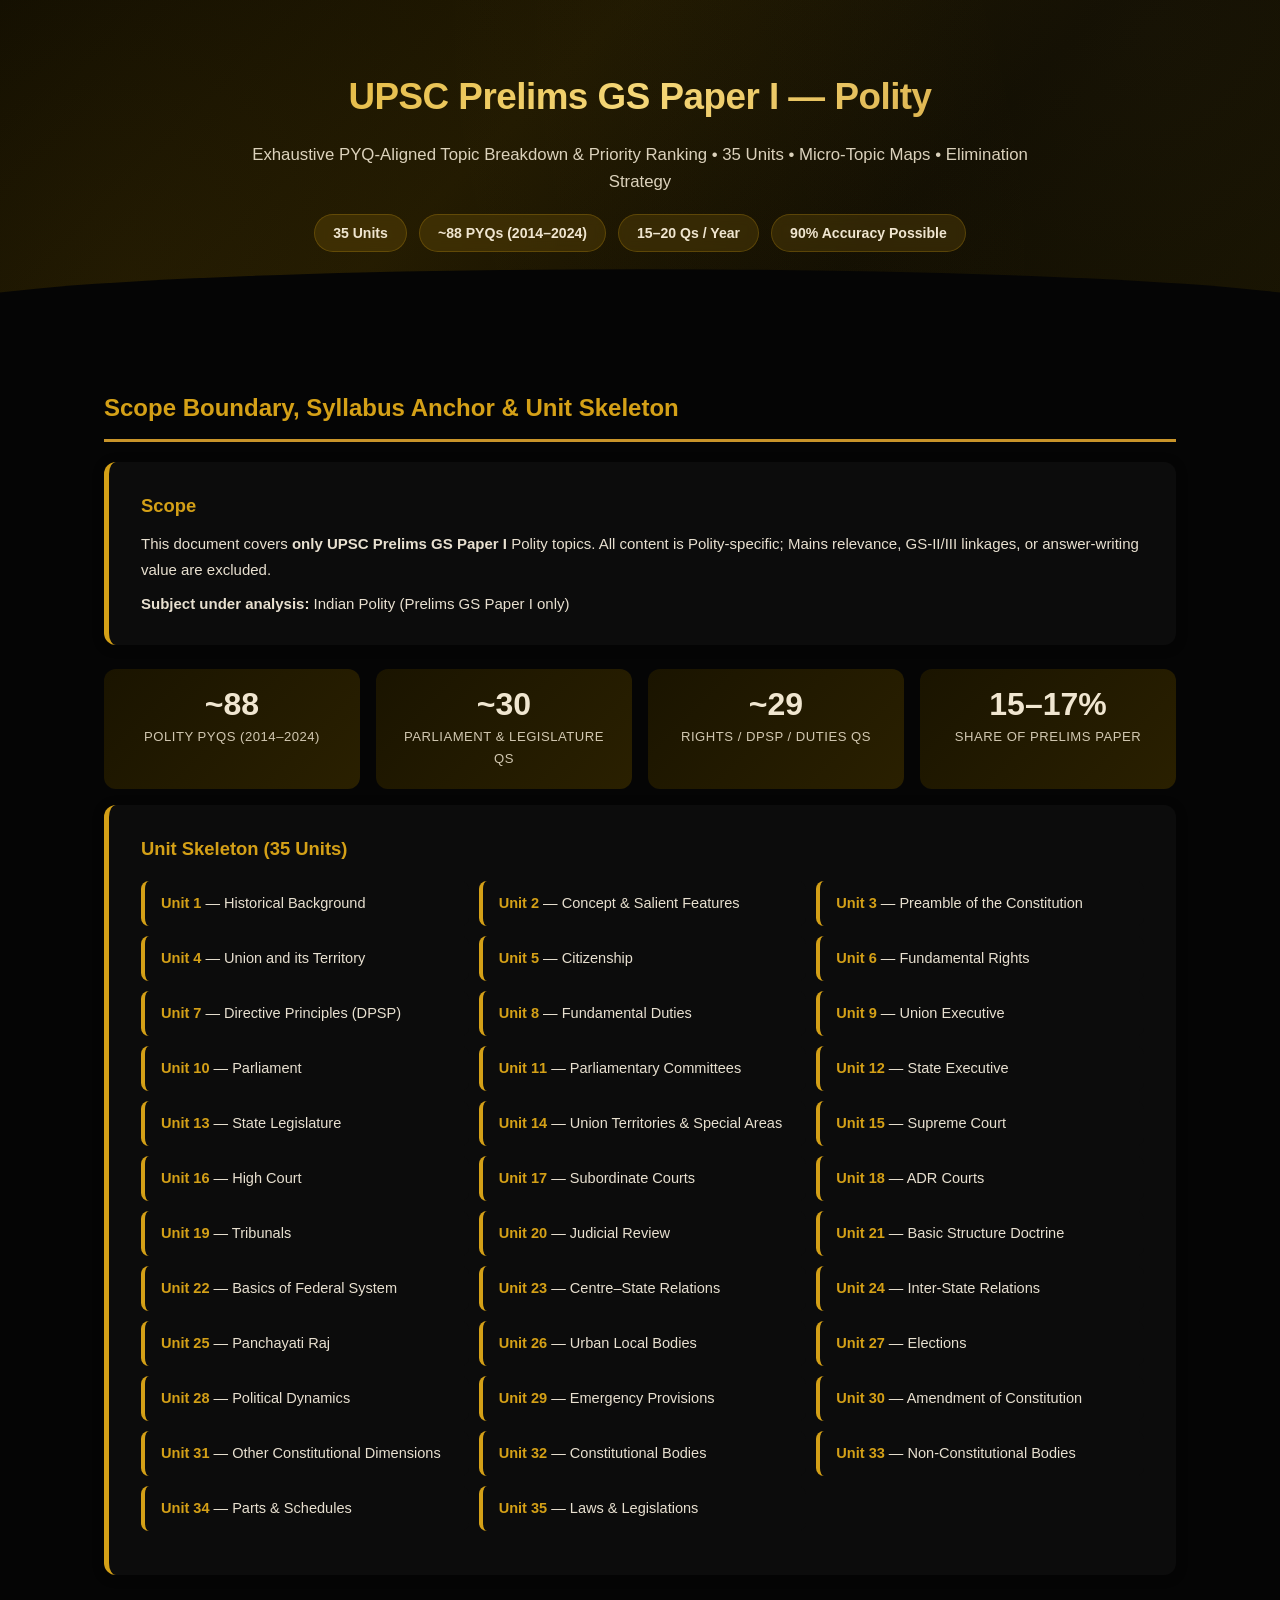
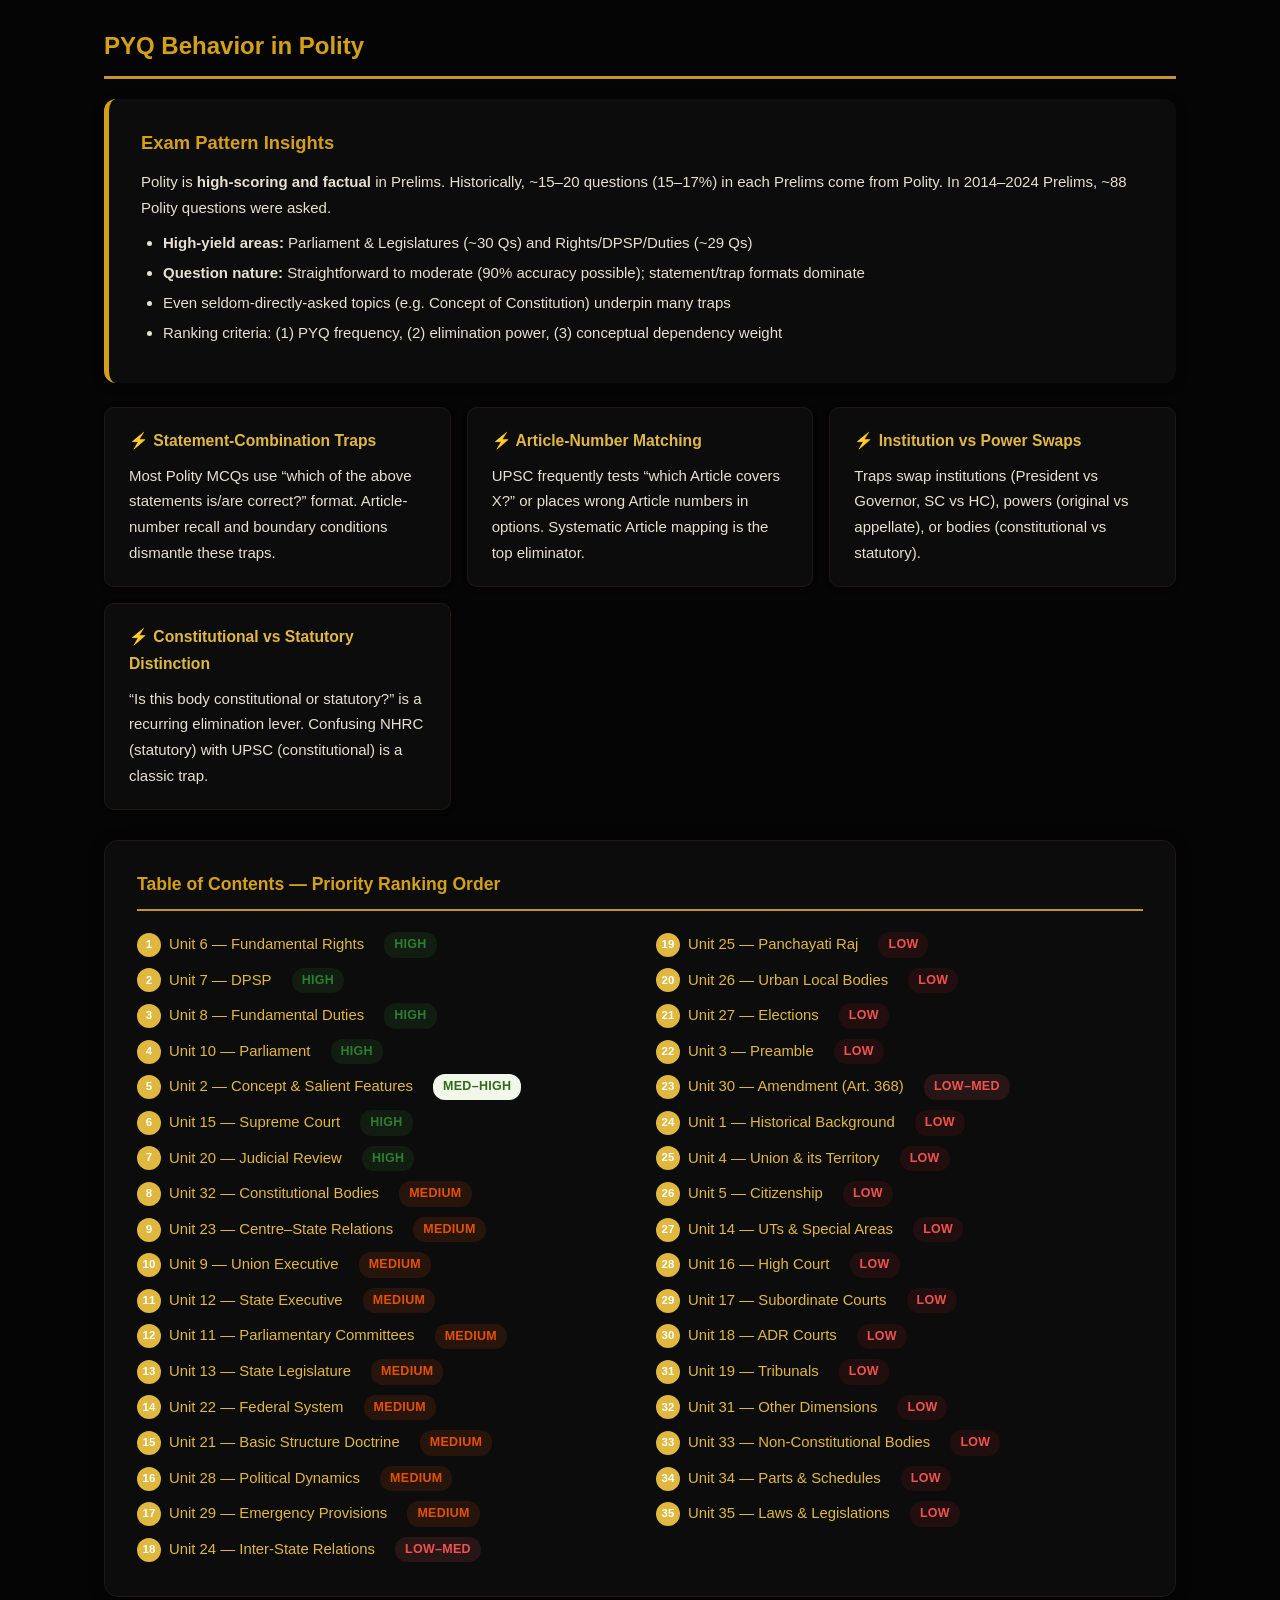
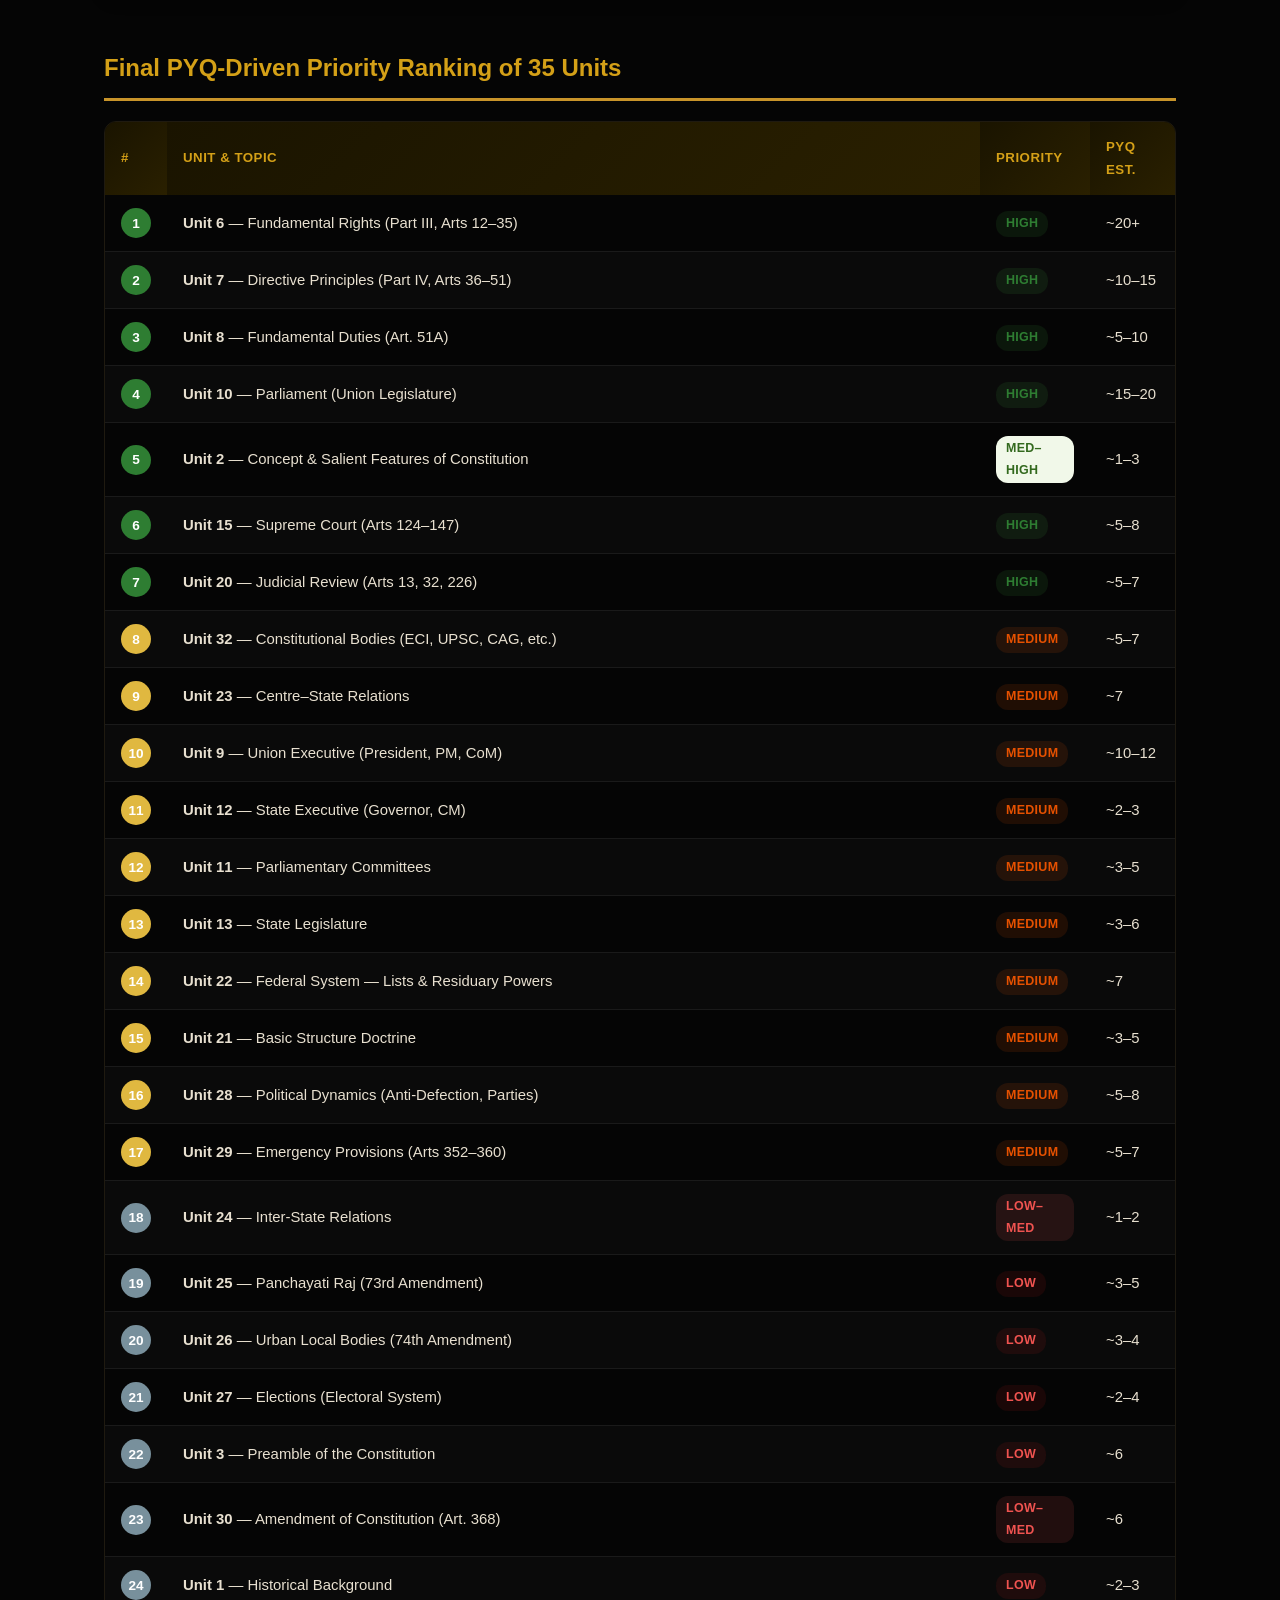
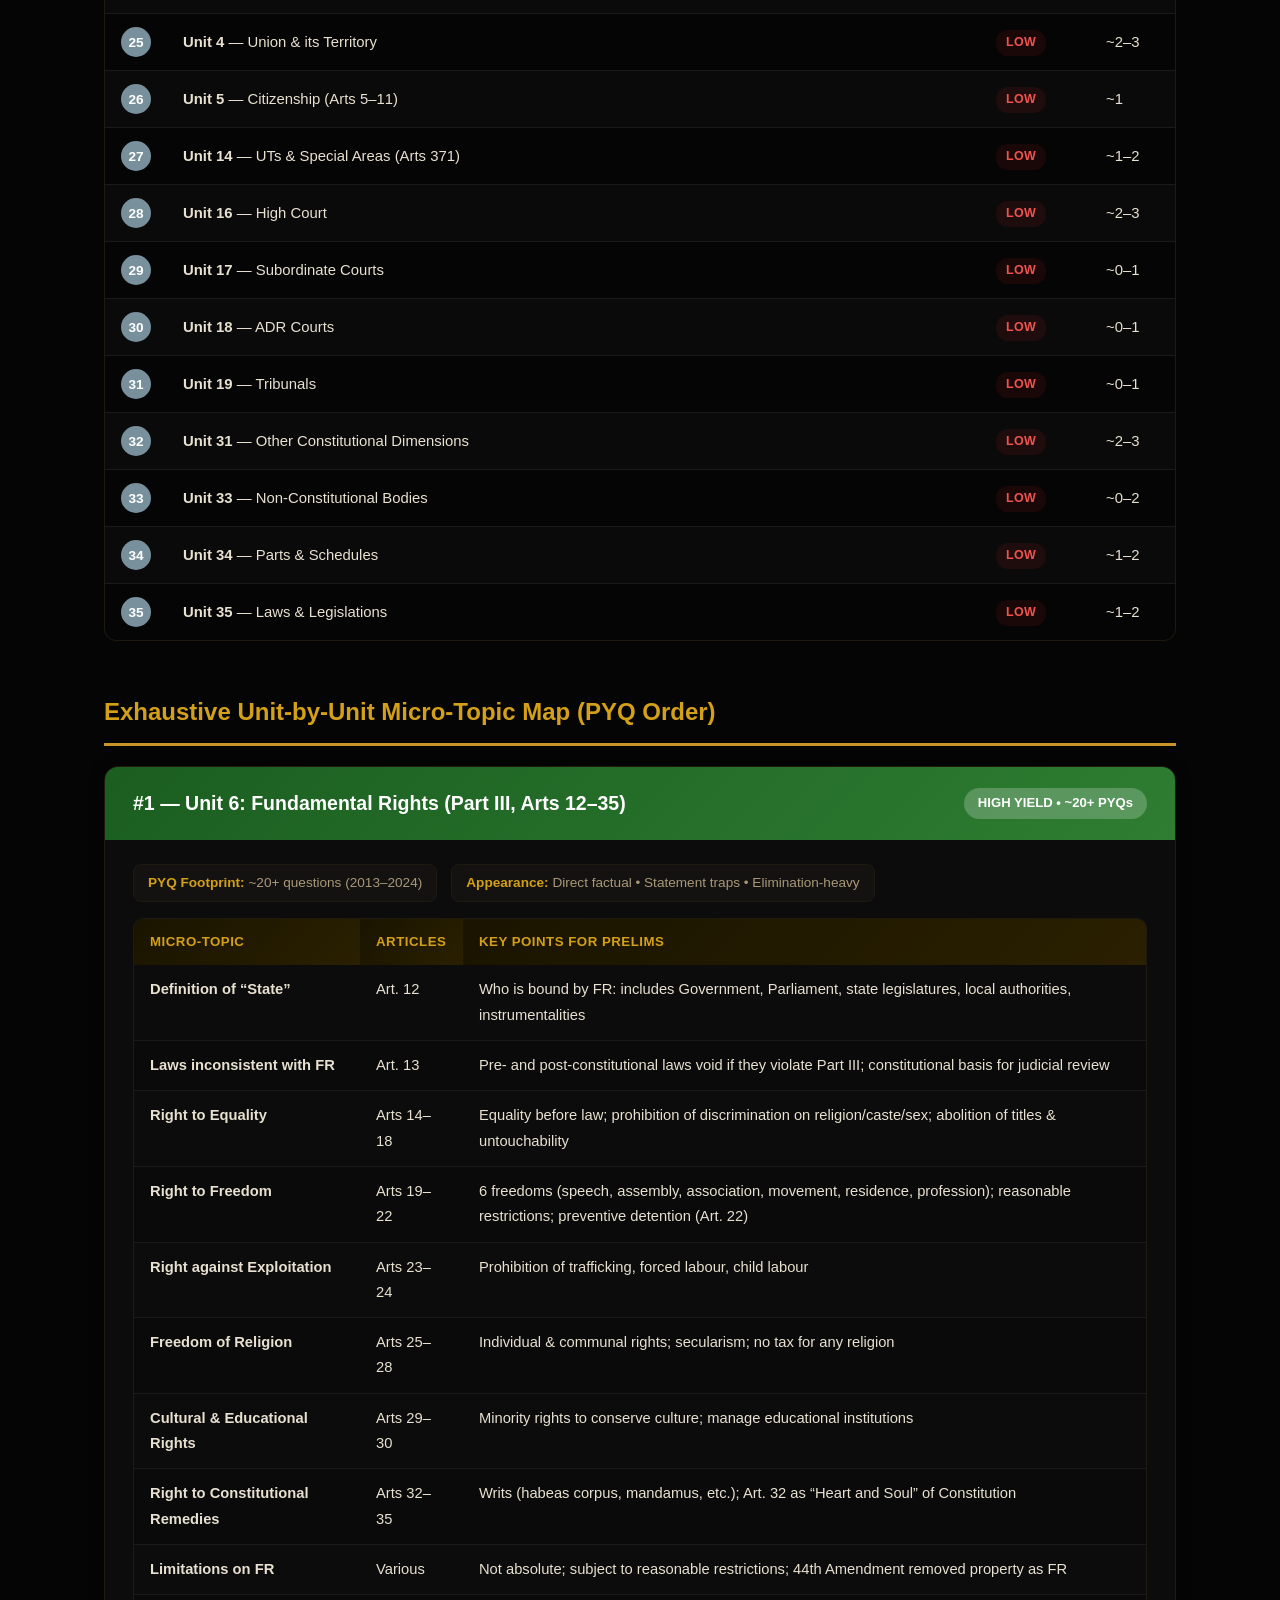
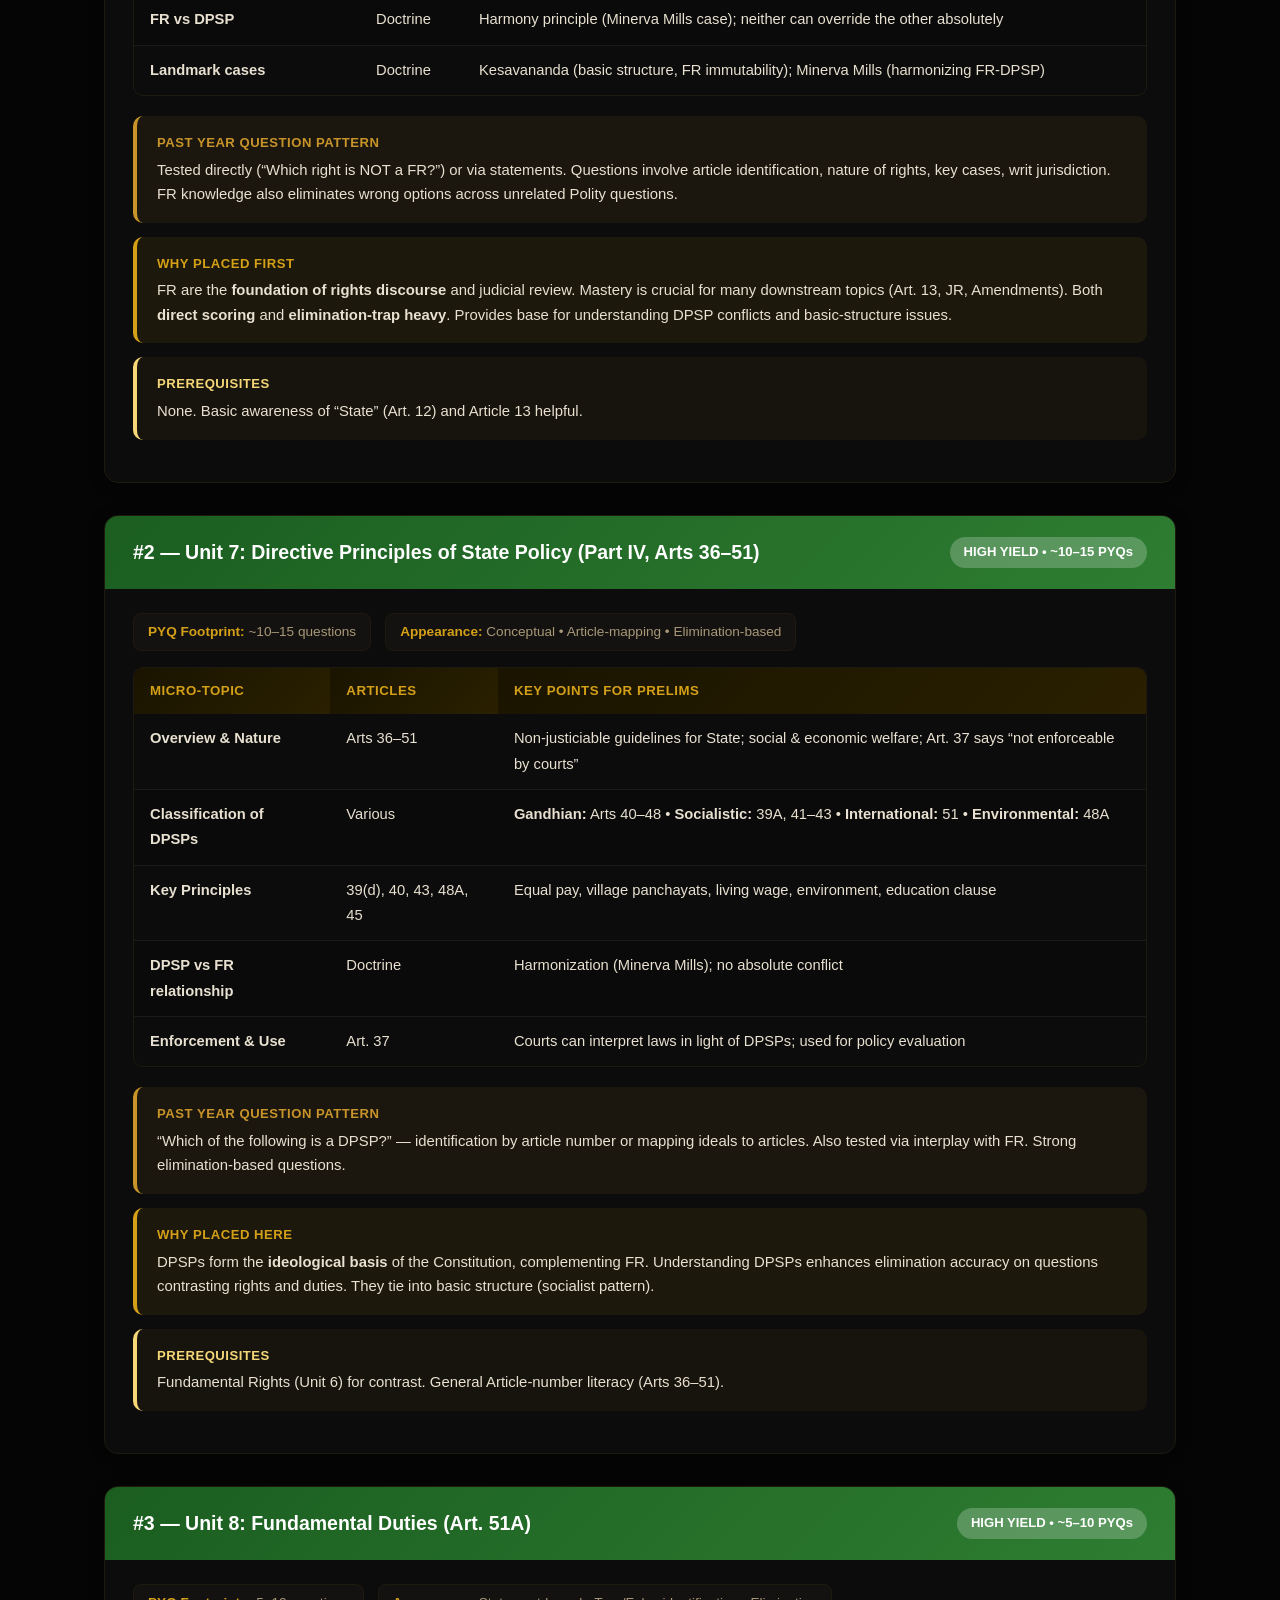
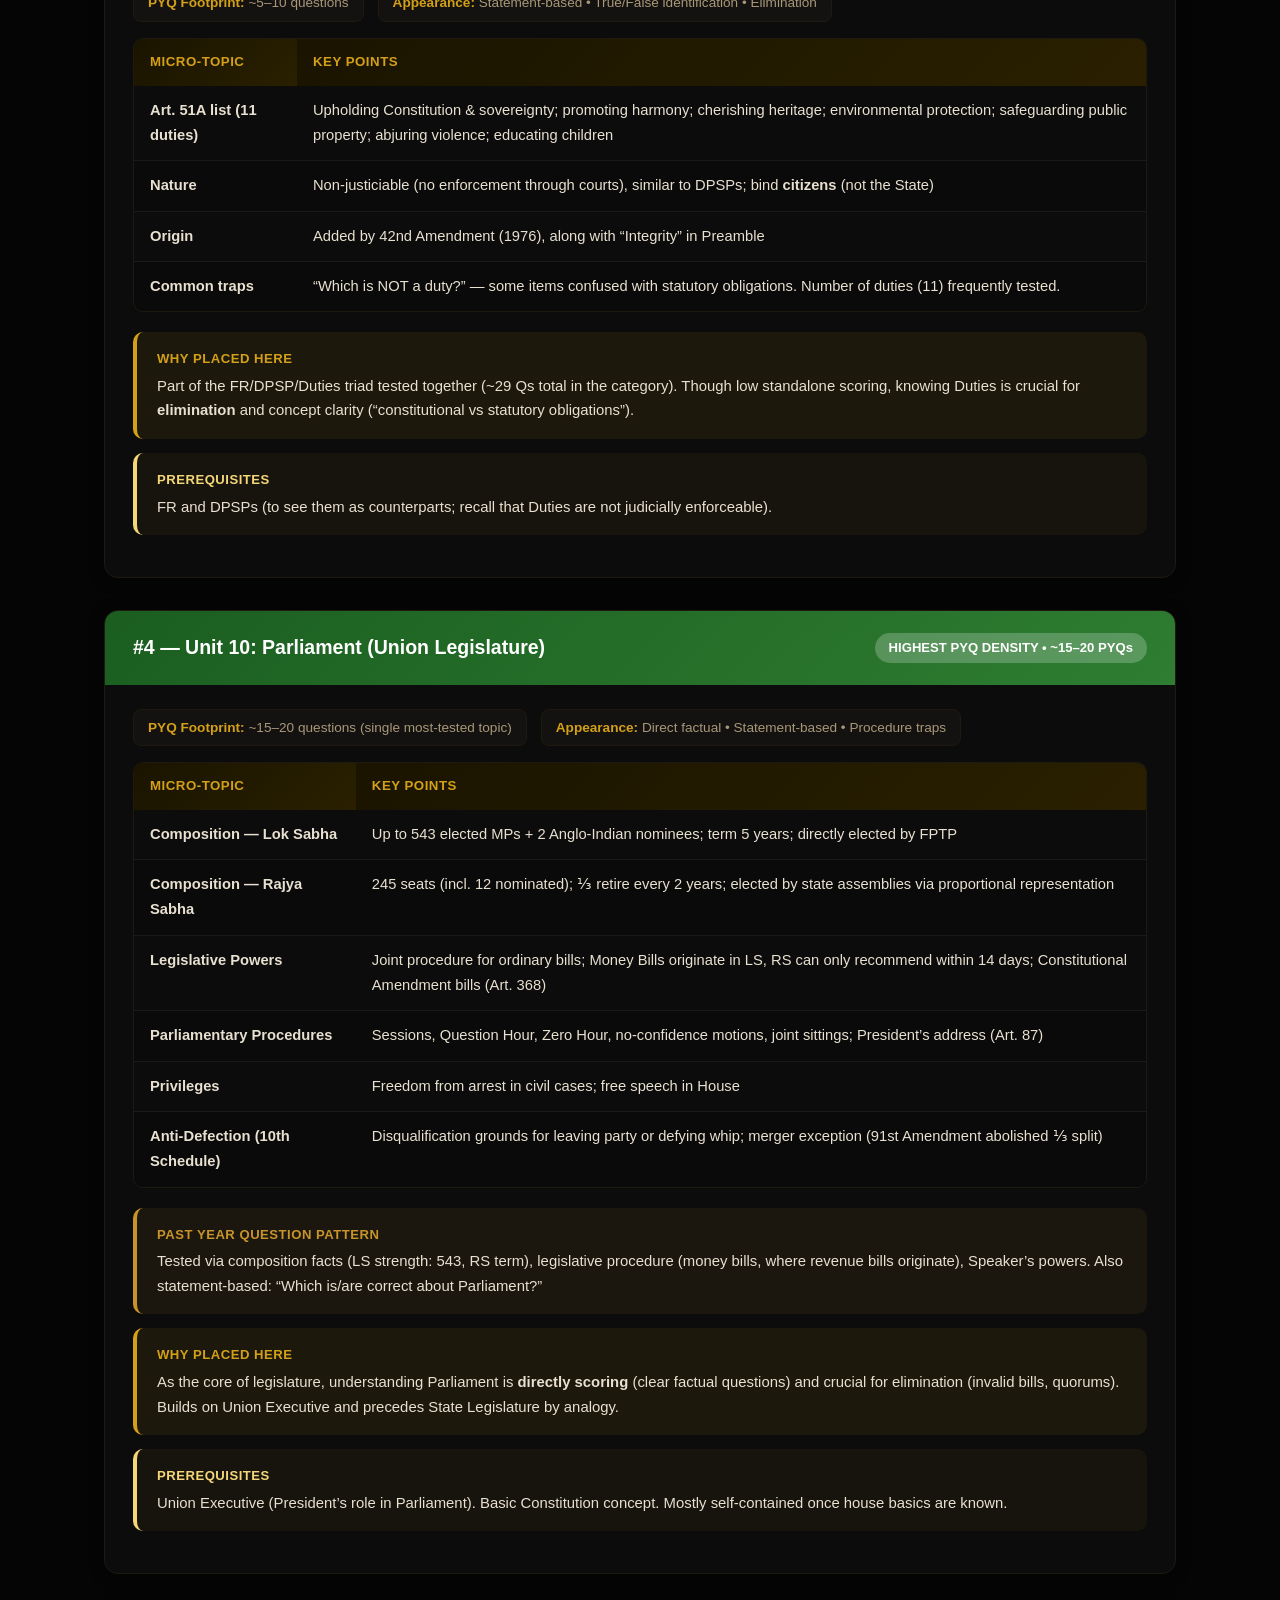
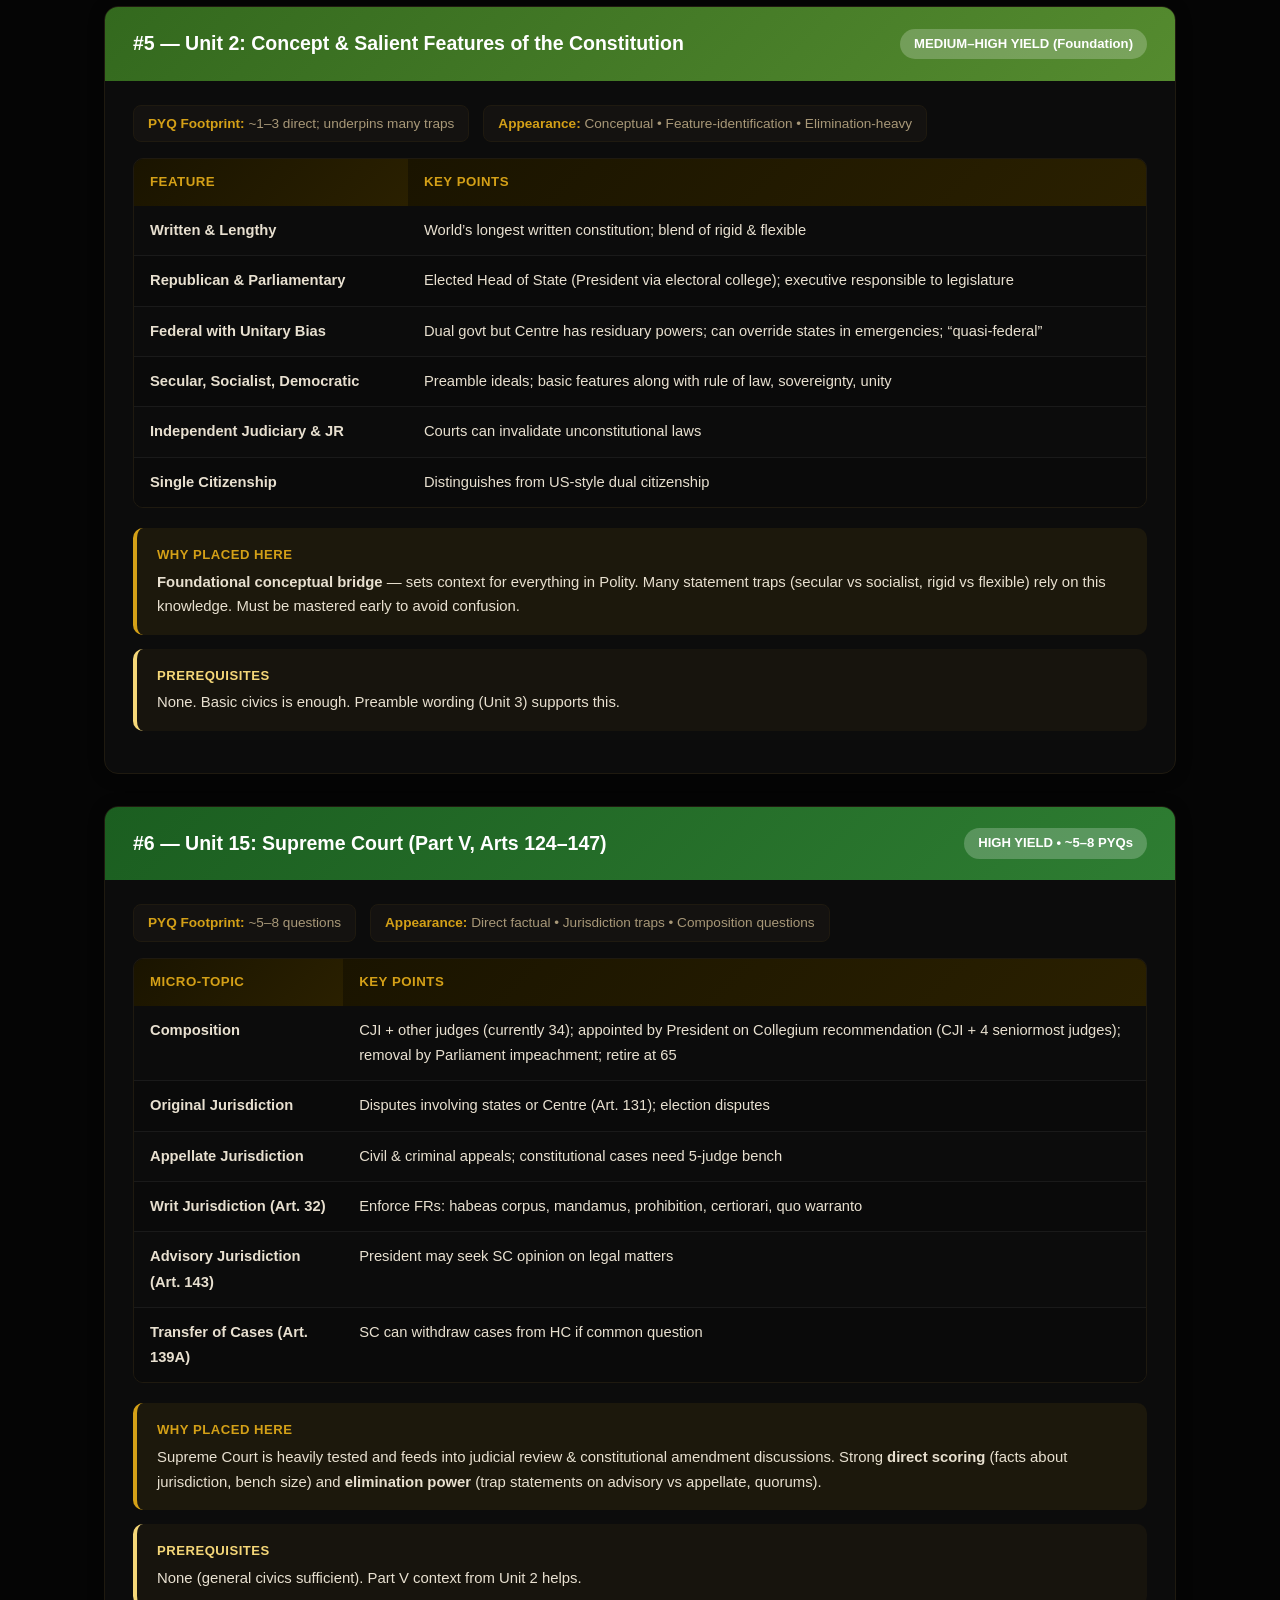
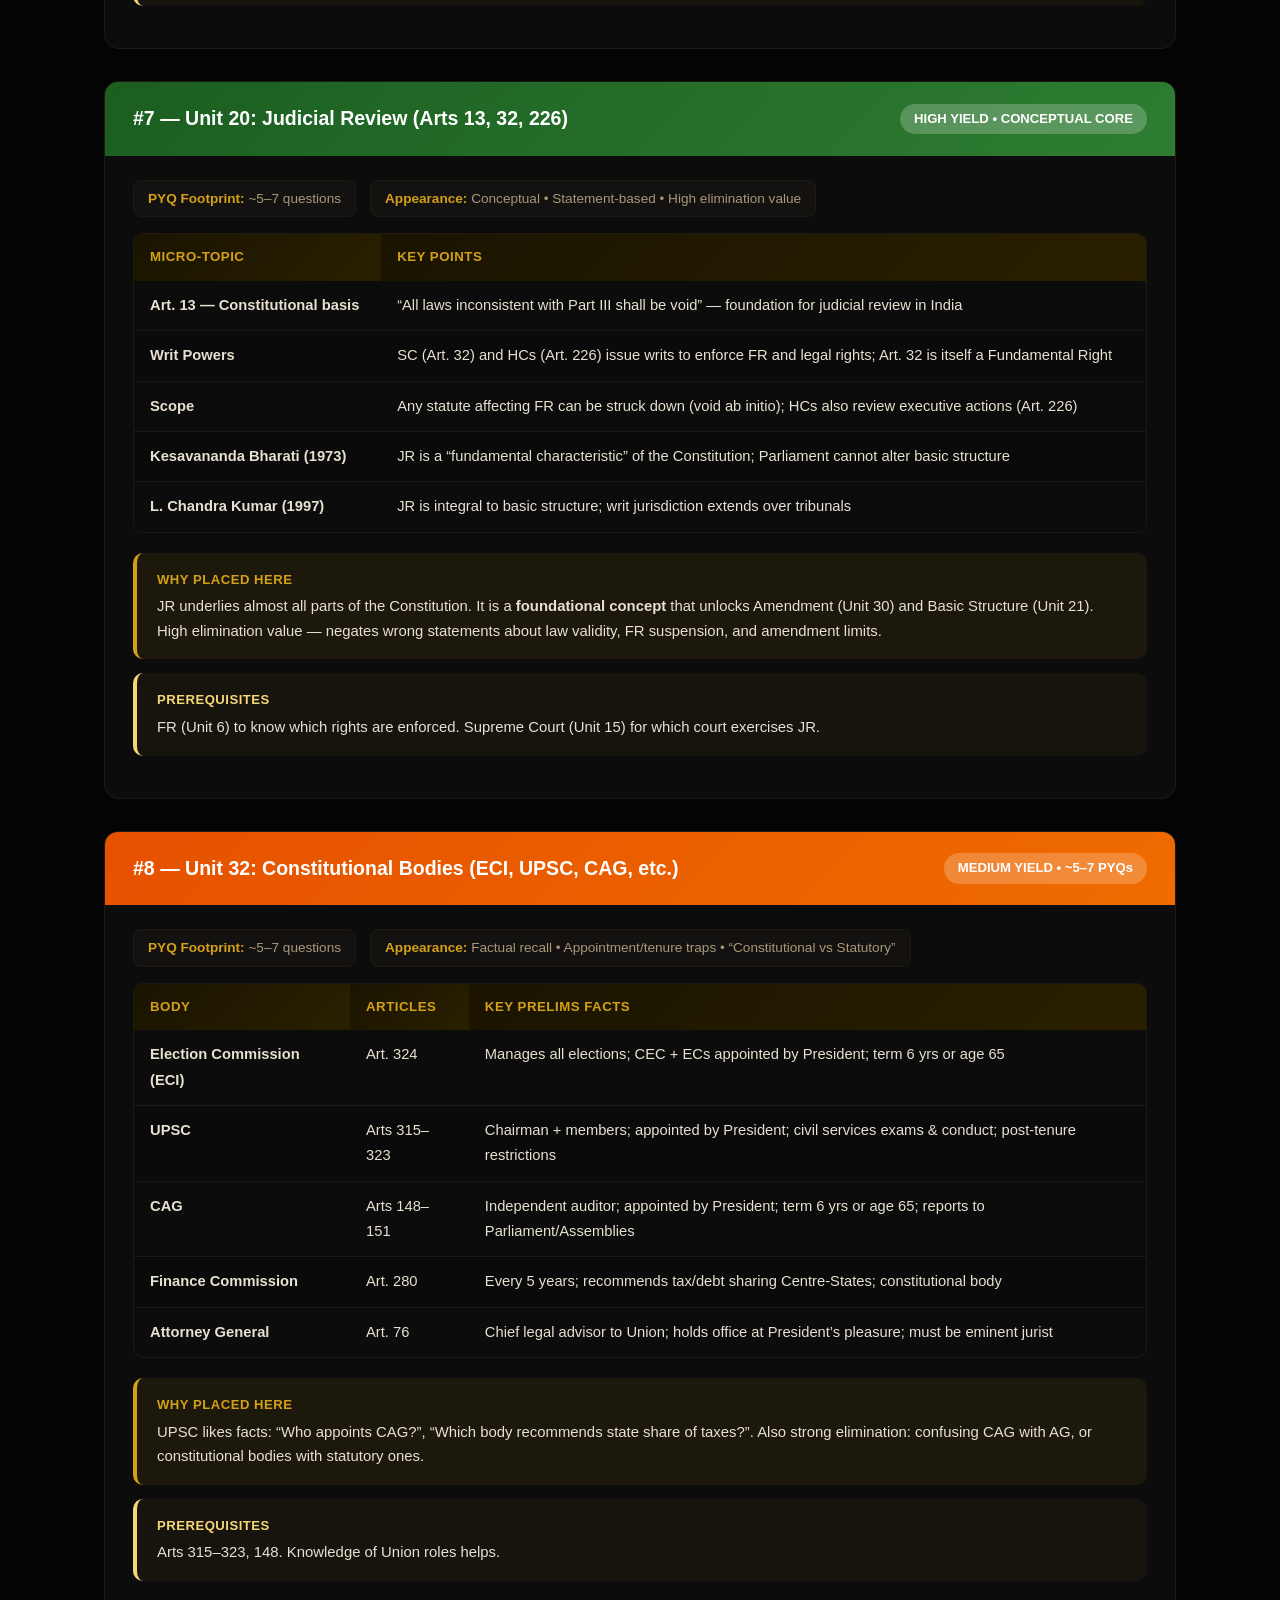
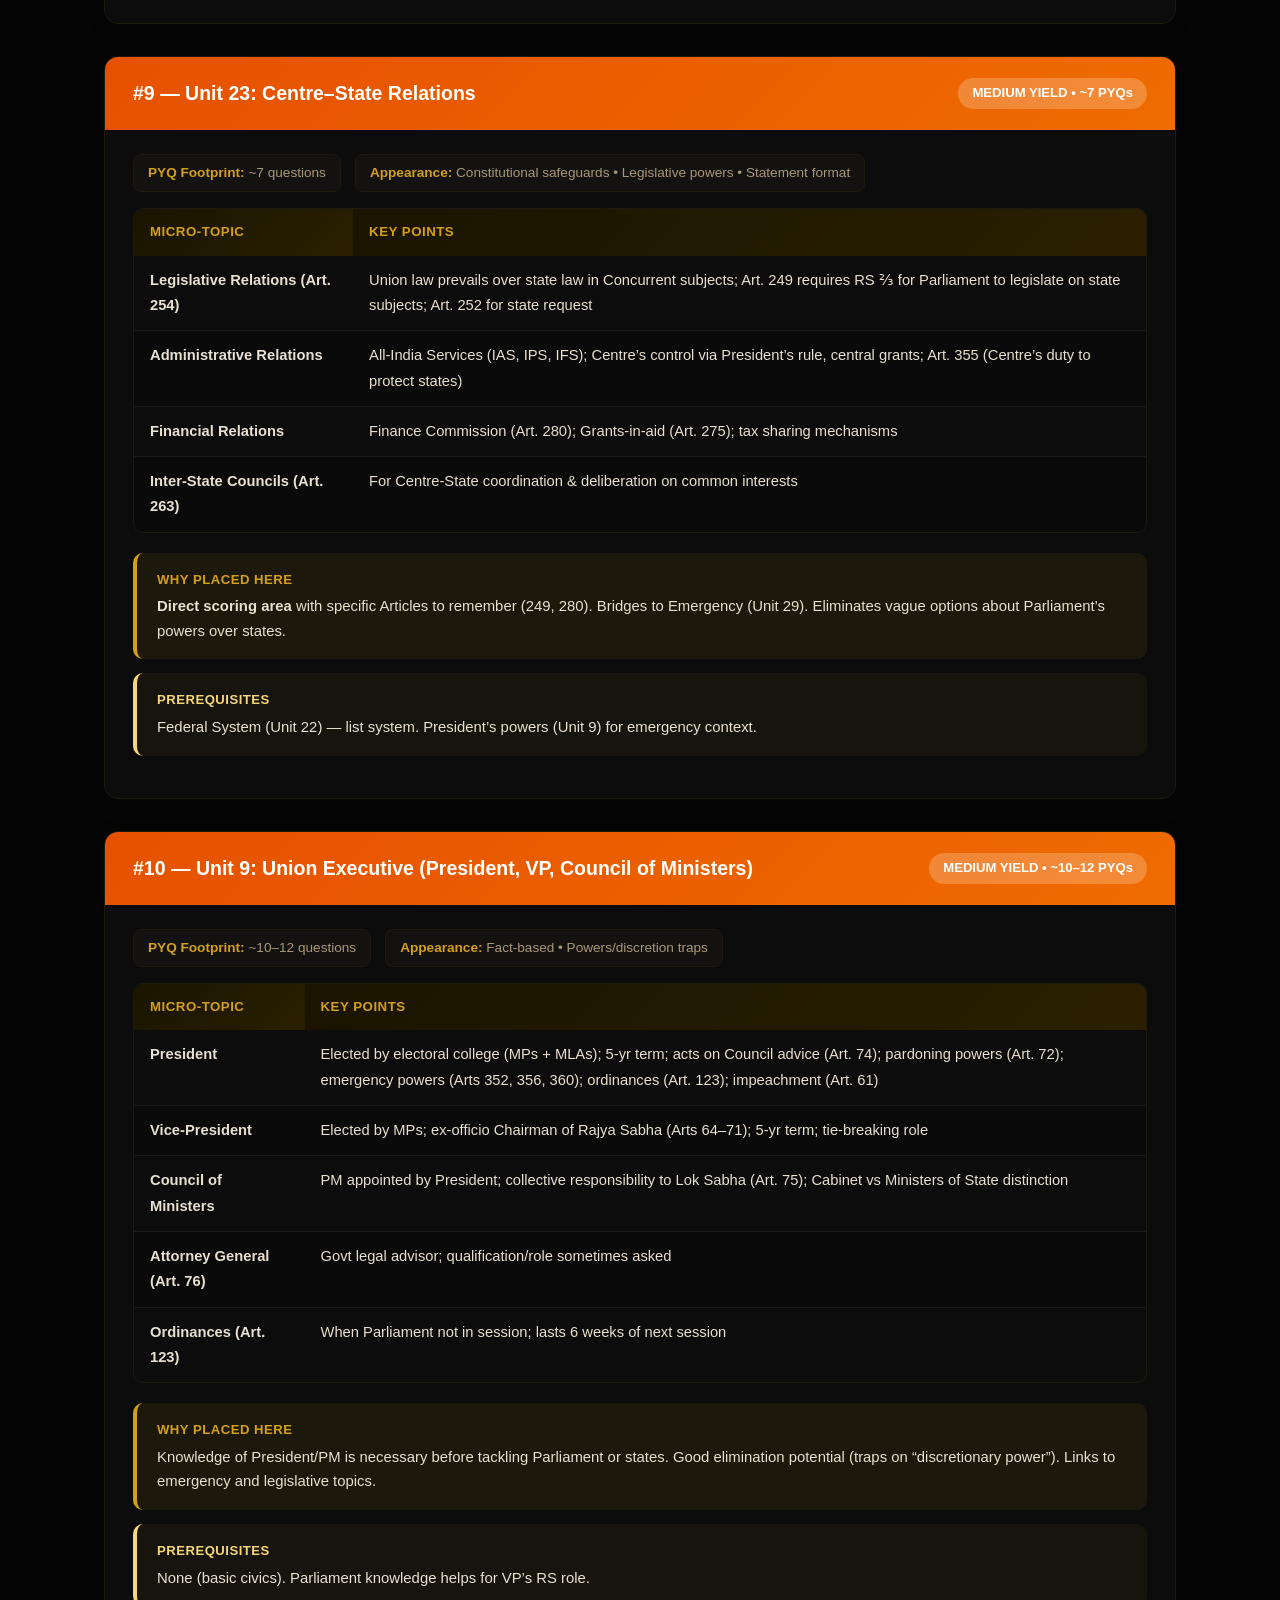
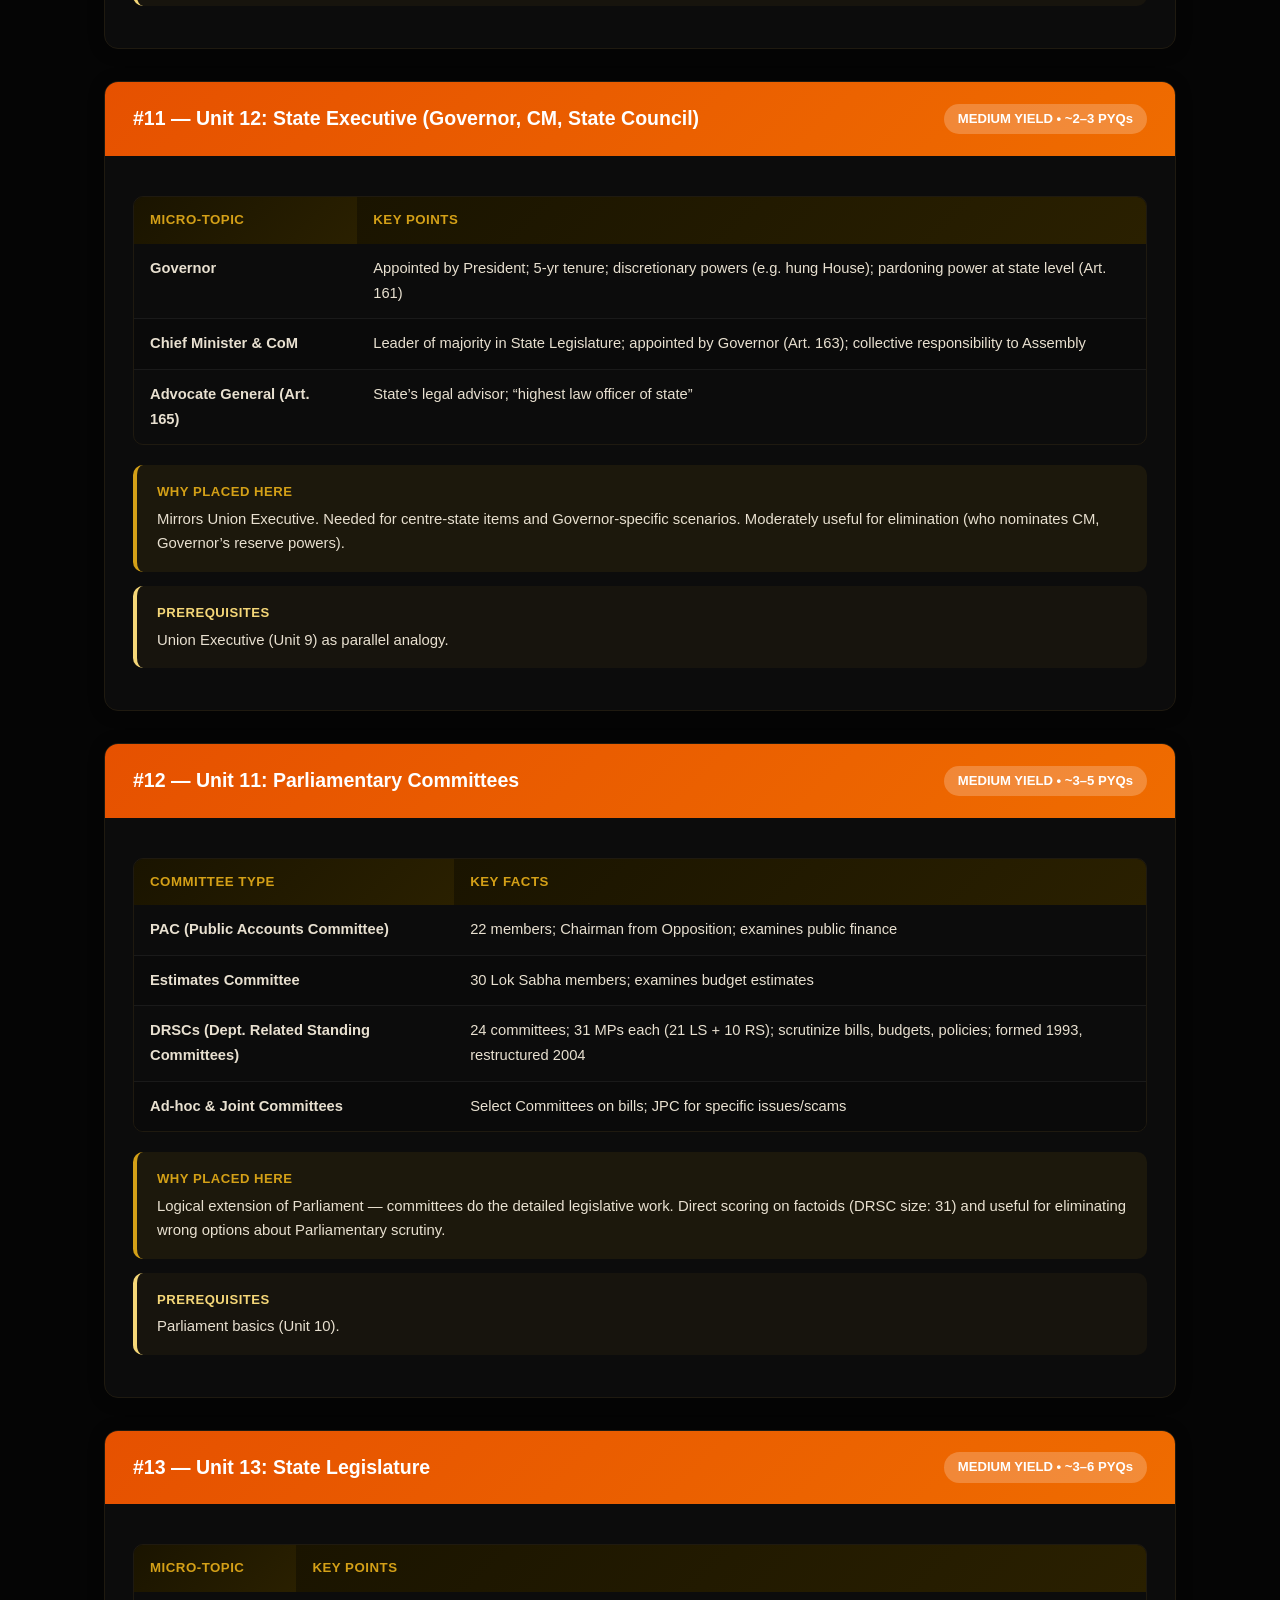
<file: SUBJECT MICRO PARTITIONS/UPSC-POLITY.html>
<!DOCTYPE html>
<html lang="en">
<head>
<meta charset="UTF-8">
<meta name="viewport" content="width=device-width, initial-scale=1.0">
<title>UPSC Prelims GS Paper I &mdash; Polity: Exhaustive PYQ-Aligned Topic Breakdown &amp; Priority Ranking</title>
<style>
  :root {
    --primary: #d4a017;
    --primary-light: #e0b840;
    --primary-dark: #8a6500;
    --accent: #c8942a;
    --accent-light: #f5d778;
    --bg: #050505;
    --card-bg: #0c0c0c;
    --text: #e8e0d0;
    --text-secondary: #a89878;
    --border: #1f1a10;
    --high: #2e7d32;
    --high-bg: rgba(46,125,50,0.15);
    --medium: #e65100;
    --medium-bg: rgba(230,81,0,0.12);
    --low: #b71c1c;
    --low-bg: rgba(183,28,28,0.12);
    --medium-high-color: #4caf50;
    --low-medium-color: #ef5350;
  }

  * { margin: 0; padding: 0; box-sizing: border-box; }

  body {
    font-family: 'Segoe UI', 'Roboto', 'Helvetica Neue', Arial, sans-serif;
    background: var(--bg);
    color: var(--text);
    line-height: 1.72;
    font-size: 15px;
  }

  /* Hero */
  .hero {
    background: linear-gradient(135deg, #0a0800 0%, #1a1400 40%, #0d0a00 70%, #141000 100%);
    color: #f0e6d0;
    padding: 65px 40px 55px;
    text-align: center;
    position: relative;
    overflow: hidden;
  }
  .hero::before {
    content: '';
    position: absolute;
    top: -50%;
    left: -50%;
    width: 200%;
    height: 200%;
    background: radial-gradient(circle at 30% 70%, rgba(212,160,23,0.08) 0%, transparent 50%),
                radial-gradient(circle at 70% 30%, rgba(245,215,120,0.04) 0%, transparent 40%);
    pointer-events: none;
  }
  .hero::after {
    content: '';
    position: absolute;
    bottom: -2px;
    left: 0; right: 0;
    height: 40px;
    background: var(--bg);
    clip-path: ellipse(55% 100% at 50% 100%);
  }
  .hero h1 {
    font-size: 2.3rem;
    font-weight: 800;
    margin-bottom: 14px;
    letter-spacing: -0.5px;
    position: relative;
    background: linear-gradient(135deg, #d4a017, #f5d778, #c8942a);
    -webkit-background-clip: text; -webkit-text-fill-color: transparent;
    background-clip: text;
  }
  .hero .subtitle {
    font-size: 1.05rem;
    opacity: 0.9;
    max-width: 780px;
    margin: 0 auto;
    line-height: 1.6;
    position: relative;
  }
  .hero .badge-row {
    margin-top: 18px;
    display: flex;
    justify-content: center;
    gap: 12px;
    flex-wrap: wrap;
    position: relative;
  }
  .hero .stat-badge {
    background: rgba(212,160,23,0.15);
    backdrop-filter: blur(6px);
    border: 1px solid rgba(212,160,23,0.25);
    padding: 6px 18px;
    border-radius: 20px;
    font-size: 0.88rem;
    font-weight: 600;
  }

  /* Container */
  .container {
    max-width: 1120px;
    margin: 0 auto;
    padding: 30px 24px 60px;
  }

  /* Section titles */
  .section-title {
    font-size: 1.5rem;
    font-weight: 700;
    color: var(--primary);
    margin: 50px 0 20px;
    padding-bottom: 10px;
    border-bottom: 3px solid var(--accent);
    display: block;
  }

  /* Cards */
  .card {
    background: var(--card-bg);
    border-radius: 12px;
    box-shadow: 0 2px 12px rgba(0,0,0,0.3);
    padding: 28px 32px;
    margin-bottom: 24px;
    border-left: 5px solid var(--primary);
    transition: box-shadow 0.2s;
  }
  .card:hover { box-shadow: 0 4px 22px rgba(212,160,23,0.15); }
  .card h3 {
    font-size: 1.15rem;
    color: var(--primary);
    margin-bottom: 10px;
  }

  /* Unit cards */
  .unit-card {
    background: var(--card-bg);
    border-radius: 14px;
    box-shadow: 0 2px 16px rgba(0,0,0,0.3);
    margin-bottom: 32px;
    overflow: hidden;
    border: 1px solid var(--border);
  }
  .unit-header {
    padding: 20px 28px;
    display: flex;
    align-items: center;
    gap: 16px;
    flex-wrap: wrap;
  }
  .unit-header.high-yield { background: linear-gradient(135deg, #1b5e20, #2e7d32); }
  .unit-header.medium-yield { background: linear-gradient(135deg, #e65100, #ef6c00); }
  .unit-header.medium-high-yield { background: linear-gradient(135deg, #33691e, #558b2f); }
  .unit-header.low-yield { background: linear-gradient(135deg, #6d4c41, #795548); }
  .unit-header.low-medium-yield { background: linear-gradient(135deg, #bf360c, #d84315); }

  .unit-header h2 {
    color: #fff;
    font-size: 1.22rem;
    font-weight: 700;
    flex: 1;
  }
  .unit-badge {
    background: rgba(255,255,255,0.22);
    color: #fff;
    padding: 4px 14px;
    border-radius: 20px;
    font-size: 0.82rem;
    font-weight: 600;
    white-space: nowrap;
  }
  .unit-body { padding: 24px 28px 28px; }
  .unit-meta {
    display: flex;
    gap: 14px;
    flex-wrap: wrap;
    margin-bottom: 16px;
  }
  .meta-chip {
    background: #141210;
    border: 1px solid var(--border);
    border-radius: 8px;
    padding: 6px 14px;
    font-size: 0.85rem;
    color: var(--text-secondary);
  }
  .meta-chip strong { color: var(--primary); }

  /* Tables */
  .micro-table {
    width: 100%;
    border-collapse: separate;
    border-spacing: 0;
    margin: 16px 0 20px;
    font-size: 0.92rem;
    border-radius: 10px;
    overflow: hidden;
    border: 1px solid var(--border);
  }
  .micro-table thead th {
    background: linear-gradient(135deg, #1a1400, #2a2000);
    color: var(--primary);
    padding: 12px 16px;
    text-align: left;
    font-weight: 600;
    font-size: 0.83rem;
    text-transform: uppercase;
    letter-spacing: 0.5px;
  }
  .micro-table tbody td {
    padding: 12px 16px;
    border-bottom: 1px solid #1a1a1a;
    vertical-align: top;
  }
  .micro-table tbody tr:last-child td { border-bottom: none; }
  .micro-table tbody tr:nth-child(even) { background: #0a0a0a; }
  .micro-table tbody tr:hover { background: #1a1400; }

  /* Yield tags */
  .yield-tag {
    display: inline-block;
    padding: 2px 10px;
    border-radius: 12px;
    font-size: 0.78rem;
    font-weight: 700;
    text-transform: uppercase;
    letter-spacing: 0.3px;
  }
  .yield-tag.high { background: var(--high-bg); color: var(--high); }
  .yield-tag.medium { background: var(--medium-bg); color: var(--medium); }
  .yield-tag.medium-high { background: #f1f8e9; color: #33691e; }
  .yield-tag.low { background: var(--low-bg); color: #ef5350; }
  .yield-tag.low-medium { background: rgba(239,83,80,0.12); color: #ef5350; }

  /* Info boxes */
  .info-box {
    border-radius: 10px;
    padding: 16px 20px;
    margin: 14px 0;
    font-size: 0.93rem;
    line-height: 1.65;
  }
  .info-box.why { background: rgba(212,160,23,0.08); border-left: 4px solid var(--primary); }
  .info-box.pyq { background: rgba(200,148,42,0.08); border-left: 4px solid var(--accent); }
  .info-box.prereq { background: rgba(200,148,42,0.06); border-left: 4px solid var(--accent-light); }
  .info-box .label {
    font-weight: 700;
    font-size: 0.82rem;
    text-transform: uppercase;
    letter-spacing: 0.5px;
    margin-bottom: 4px;
  }
  .info-box.why .label { color: var(--primary); }
  .info-box.pyq .label { color: var(--accent); }
  .info-box.prereq .label { color: var(--accent-light); }

  /* Priority ranking table */
  .ranking-table {
    width: 100%;
    border-collapse: separate;
    border-spacing: 0;
    margin: 20px 0;
    border-radius: 12px;
    overflow: hidden;
    border: 1px solid var(--border);
    font-size: 0.93rem;
  }
  .ranking-table thead th {
    background: linear-gradient(135deg, #1a1400, #2a2000);
    color: var(--primary);
    padding: 14px 16px;
    text-align: left;
    font-weight: 600;
    font-size: 0.83rem;
    text-transform: uppercase;
    letter-spacing: 0.5px;
  }
  .ranking-table tbody td {
    padding: 13px 16px;
    border-bottom: 1px solid #1a1a1a;
    vertical-align: middle;
  }
  .ranking-table tbody tr:last-child td { border-bottom: none; }
  .ranking-table tbody tr:nth-child(even) { background: #0a0a0a; }
  .ranking-table tbody tr:hover { background: #1a1400; }
  .rank-num {
    display: inline-flex;
    align-items: center;
    justify-content: center;
    width: 30px;
    height: 30px;
    border-radius: 50%;
    font-weight: 800;
    font-size: 0.85rem;
    color: #fff;
  }
  .rank-num.top { background: var(--high); }
  .rank-num.mid { background: var(--primary-light); }
  .rank-num.low-r { background: #78909c; }

  /* Skeleton grid */
  .skeleton-list {
    display: grid;
    grid-template-columns: repeat(auto-fill, minmax(310px, 1fr));
    gap: 10px;
    margin: 16px 0;
  }
  .skeleton-item {
    background: #0c0c0c;
    padding: 10px 16px;
    border-radius: 8px;
    font-size: 0.91rem;
    border-left: 4px solid var(--primary);
  }
  .skeleton-item strong { color: var(--primary); }

  /* Construct grid */
  .construct-grid {
    display: grid;
    grid-template-columns: repeat(auto-fill, minmax(340px, 1fr));
    gap: 16px;
    margin: 16px 0;
  }
  .construct-card {
    background: var(--card-bg);
    border-radius: 10px;
    padding: 20px 24px;
    border: 1px solid var(--border);
    box-shadow: 0 1px 6px rgba(0,0,0,0.2);
  }
  .construct-card h4 {
    color: var(--primary-light);
    font-size: 0.98rem;
    margin-bottom: 8px;
  }

  /* TOC */
  .toc {
    background: var(--card-bg);
    border-radius: 14px;
    box-shadow: 0 2px 16px rgba(0,0,0,0.3);
    padding: 28px 32px;
    margin: 30px 0;
    border: 1px solid var(--border);
    columns: 2;
    column-gap: 32px;
  }
  .toc h3 {
    font-size: 1.1rem;
    color: var(--primary);
    margin-bottom: 16px;
    padding-bottom: 10px;
    border-bottom: 2px solid var(--accent);
    column-span: all;
  }
  .toc-item {
    break-inside: avoid;
    padding: 5px 0;
    font-size: 0.93rem;
    display: flex;
    align-items: center;
    gap: 8px;
  }
  .toc-item a {
    color: var(--primary-light);
    text-decoration: none;
    transition: color 0.2s;
  }
  .toc-item a:hover { color: var(--accent); text-decoration: underline; }
  .toc-num {
    display: inline-flex;
    align-items: center;
    justify-content: center;
    min-width: 24px;
    height: 24px;
    border-radius: 50%;
    font-size: 0.72rem;
    font-weight: 700;
    color: #fff;
    background: var(--primary-light);
    flex-shrink: 0;
  }

  /* Bullet lists */
  .bullet-list { padding-left: 22px; margin: 10px 0; }
  .bullet-list li { margin-bottom: 6px; line-height: 1.6; }

  /* Highlight box */
  .highlight-stat {
    display: flex;
    gap: 16px;
    flex-wrap: wrap;
    margin: 16px 0;
  }
  .stat-card {
    background: linear-gradient(135deg, #1a1400, #2a2000);
    color: #f0e6d0;
    border-radius: 12px;
    padding: 18px 24px;
    flex: 1;
    min-width: 200px;
    text-align: center;
  }
  .stat-card .num {
    font-size: 2rem;
    font-weight: 800;
    line-height: 1.1;
  }
  .stat-card .lbl {
    font-size: 0.82rem;
    opacity: 0.85;
    text-transform: uppercase;
    letter-spacing: 0.5px;
    margin-top: 4px;
  }

  /* Responsive */
  @media (max-width: 768px) {
    .hero { padding: 40px 20px 35px; }
    .hero h1 { font-size: 1.5rem; }
    .container { padding: 20px 14px 40px; }
    .unit-header { padding: 16px 20px; }
    .unit-body { padding: 18px 20px 22px; }
    .construct-grid, .skeleton-list { grid-template-columns: 1fr; }
    .toc { columns: 1; }
    .ranking-table, .micro-table { font-size: 0.82rem; }
    .ranking-table thead th, .micro-table thead th { padding: 10px 12px; }
    .ranking-table tbody td, .micro-table tbody td { padding: 10px 12px; }
  }

  @media print {
    .hero { -webkit-print-color-adjust: exact; print-color-adjust: exact; }
    .unit-header { -webkit-print-color-adjust: exact; print-color-adjust: exact; }
    .card, .unit-card { break-inside: avoid; }
    body { font-size: 12px; }
  }
</style>
</head>
<body>

<!-- ===== HERO ===== -->
<div class="hero">
  <h1>UPSC Prelims GS Paper I &mdash; Polity</h1>
  <p class="subtitle">Exhaustive PYQ-Aligned Topic Breakdown &amp; Priority Ranking &bull; 35 Units &bull; Micro-Topic Maps &bull; Elimination Strategy</p>
  <div class="badge-row">
    <span class="stat-badge">35 Units</span>
    <span class="stat-badge">~88 PYQs (2014&ndash;2024)</span>
    <span class="stat-badge">15&ndash;20 Qs / Year</span>
    <span class="stat-badge">90% Accuracy Possible</span>
  </div>
</div>

<div class="container">

<!-- ===== SCOPE ===== -->
<h2 class="section-title">Scope Boundary, Syllabus Anchor &amp; Unit Skeleton</h2>

<div class="card">
  <h3>Scope</h3>
  <p>This document covers <strong>only UPSC Prelims GS Paper I</strong> Polity topics. All content is Polity-specific; Mains relevance, GS-II/III linkages, or answer-writing value are excluded.</p>
  <p style="margin-top:8px;"><strong>Subject under analysis:</strong> Indian Polity (Prelims GS Paper I only)</p>
</div>

<!-- Stats -->
<div class="highlight-stat">
  <div class="stat-card"><div class="num">~88</div><div class="lbl">Polity PYQs (2014&ndash;2024)</div></div>
  <div class="stat-card"><div class="num">~30</div><div class="lbl">Parliament &amp; Legislature Qs</div></div>
  <div class="stat-card"><div class="num">~29</div><div class="lbl">Rights / DPSP / Duties Qs</div></div>
  <div class="stat-card"><div class="num">15&ndash;17%</div><div class="lbl">Share of Prelims Paper</div></div>
</div>

<div class="card">
  <h3>Unit Skeleton (35 Units)</h3>
  <div class="skeleton-list">
    <div class="skeleton-item"><strong>Unit 1</strong> &mdash; Historical Background</div>
    <div class="skeleton-item"><strong>Unit 2</strong> &mdash; Concept &amp; Salient Features</div>
    <div class="skeleton-item"><strong>Unit 3</strong> &mdash; Preamble of the Constitution</div>
    <div class="skeleton-item"><strong>Unit 4</strong> &mdash; Union and its Territory</div>
    <div class="skeleton-item"><strong>Unit 5</strong> &mdash; Citizenship</div>
    <div class="skeleton-item"><strong>Unit 6</strong> &mdash; Fundamental Rights</div>
    <div class="skeleton-item"><strong>Unit 7</strong> &mdash; Directive Principles (DPSP)</div>
    <div class="skeleton-item"><strong>Unit 8</strong> &mdash; Fundamental Duties</div>
    <div class="skeleton-item"><strong>Unit 9</strong> &mdash; Union Executive</div>
    <div class="skeleton-item"><strong>Unit 10</strong> &mdash; Parliament</div>
    <div class="skeleton-item"><strong>Unit 11</strong> &mdash; Parliamentary Committees</div>
    <div class="skeleton-item"><strong>Unit 12</strong> &mdash; State Executive</div>
    <div class="skeleton-item"><strong>Unit 13</strong> &mdash; State Legislature</div>
    <div class="skeleton-item"><strong>Unit 14</strong> &mdash; Union Territories &amp; Special Areas</div>
    <div class="skeleton-item"><strong>Unit 15</strong> &mdash; Supreme Court</div>
    <div class="skeleton-item"><strong>Unit 16</strong> &mdash; High Court</div>
    <div class="skeleton-item"><strong>Unit 17</strong> &mdash; Subordinate Courts</div>
    <div class="skeleton-item"><strong>Unit 18</strong> &mdash; ADR Courts</div>
    <div class="skeleton-item"><strong>Unit 19</strong> &mdash; Tribunals</div>
    <div class="skeleton-item"><strong>Unit 20</strong> &mdash; Judicial Review</div>
    <div class="skeleton-item"><strong>Unit 21</strong> &mdash; Basic Structure Doctrine</div>
    <div class="skeleton-item"><strong>Unit 22</strong> &mdash; Basics of Federal System</div>
    <div class="skeleton-item"><strong>Unit 23</strong> &mdash; Centre&ndash;State Relations</div>
    <div class="skeleton-item"><strong>Unit 24</strong> &mdash; Inter-State Relations</div>
    <div class="skeleton-item"><strong>Unit 25</strong> &mdash; Panchayati Raj</div>
    <div class="skeleton-item"><strong>Unit 26</strong> &mdash; Urban Local Bodies</div>
    <div class="skeleton-item"><strong>Unit 27</strong> &mdash; Elections</div>
    <div class="skeleton-item"><strong>Unit 28</strong> &mdash; Political Dynamics</div>
    <div class="skeleton-item"><strong>Unit 29</strong> &mdash; Emergency Provisions</div>
    <div class="skeleton-item"><strong>Unit 30</strong> &mdash; Amendment of Constitution</div>
    <div class="skeleton-item"><strong>Unit 31</strong> &mdash; Other Constitutional Dimensions</div>
    <div class="skeleton-item"><strong>Unit 32</strong> &mdash; Constitutional Bodies</div>
    <div class="skeleton-item"><strong>Unit 33</strong> &mdash; Non-Constitutional Bodies</div>
    <div class="skeleton-item"><strong>Unit 34</strong> &mdash; Parts &amp; Schedules</div>
    <div class="skeleton-item"><strong>Unit 35</strong> &mdash; Laws &amp; Legislations</div>
  </div>
</div>

<!-- ===== PYQ BEHAVIOR ===== -->
<h2 class="section-title">PYQ Behavior in Polity</h2>

<div class="card">
  <h3>Exam Pattern Insights</h3>
  <p>Polity is <strong>high-scoring and factual</strong> in Prelims. Historically, ~15&ndash;20 questions (15&ndash;17%) in each Prelims come from Polity. In 2014&ndash;2024 Prelims, ~88 Polity questions were asked.</p>
  <ul class="bullet-list" style="margin-top:10px;">
    <li><strong>High-yield areas:</strong> Parliament &amp; Legislatures (~30 Qs) and Rights/DPSP/Duties (~29 Qs)</li>
    <li><strong>Question nature:</strong> Straightforward to moderate (90% accuracy possible); statement/trap formats dominate</li>
    <li>Even seldom-directly-asked topics (e.g. Concept of Constitution) underpin many traps</li>
    <li>Ranking criteria: (1) PYQ frequency, (2) elimination power, (3) conceptual dependency weight</li>
  </ul>
</div>

<div class="construct-grid">
  <div class="construct-card">
    <h4>&#9889; Statement-Combination Traps</h4>
    <p>Most Polity MCQs use &ldquo;which of the above statements is/are correct?&rdquo; format. Article-number recall and boundary conditions dismantle these traps.</p>
  </div>
  <div class="construct-card">
    <h4>&#9889; Article-Number Matching</h4>
    <p>UPSC frequently tests &ldquo;which Article covers X?&rdquo; or places wrong Article numbers in options. Systematic Article mapping is the top eliminator.</p>
  </div>
  <div class="construct-card">
    <h4>&#9889; Institution vs Power Swaps</h4>
    <p>Traps swap institutions (President vs Governor, SC vs HC), powers (original vs appellate), or bodies (constitutional vs statutory).</p>
  </div>
  <div class="construct-card">
    <h4>&#9889; Constitutional vs Statutory Distinction</h4>
    <p>&ldquo;Is this body constitutional or statutory?&rdquo; is a recurring elimination lever. Confusing NHRC (statutory) with UPSC (constitutional) is a classic trap.</p>
  </div>
</div>

<!-- ===== TOC ===== -->
<div class="toc" id="toc">
  <h3>Table of Contents &mdash; Priority Ranking Order</h3>
  <div class="toc-item"><span class="toc-num">1</span><a href="#u6">Unit 6 &mdash; Fundamental Rights</a>&nbsp;<span class="yield-tag high">High</span></div>
  <div class="toc-item"><span class="toc-num">2</span><a href="#u7">Unit 7 &mdash; DPSP</a>&nbsp;<span class="yield-tag high">High</span></div>
  <div class="toc-item"><span class="toc-num">3</span><a href="#u8">Unit 8 &mdash; Fundamental Duties</a>&nbsp;<span class="yield-tag high">High</span></div>
  <div class="toc-item"><span class="toc-num">4</span><a href="#u10">Unit 10 &mdash; Parliament</a>&nbsp;<span class="yield-tag high">High</span></div>
  <div class="toc-item"><span class="toc-num">5</span><a href="#u2">Unit 2 &mdash; Concept &amp; Salient Features</a>&nbsp;<span class="yield-tag medium-high">Med&ndash;High</span></div>
  <div class="toc-item"><span class="toc-num">6</span><a href="#u15">Unit 15 &mdash; Supreme Court</a>&nbsp;<span class="yield-tag high">High</span></div>
  <div class="toc-item"><span class="toc-num">7</span><a href="#u20">Unit 20 &mdash; Judicial Review</a>&nbsp;<span class="yield-tag high">High</span></div>
  <div class="toc-item"><span class="toc-num">8</span><a href="#u32">Unit 32 &mdash; Constitutional Bodies</a>&nbsp;<span class="yield-tag medium">Medium</span></div>
  <div class="toc-item"><span class="toc-num">9</span><a href="#u23">Unit 23 &mdash; Centre&ndash;State Relations</a>&nbsp;<span class="yield-tag medium">Medium</span></div>
  <div class="toc-item"><span class="toc-num">10</span><a href="#u9">Unit 9 &mdash; Union Executive</a>&nbsp;<span class="yield-tag medium">Medium</span></div>
  <div class="toc-item"><span class="toc-num">11</span><a href="#u12">Unit 12 &mdash; State Executive</a>&nbsp;<span class="yield-tag medium">Medium</span></div>
  <div class="toc-item"><span class="toc-num">12</span><a href="#u11">Unit 11 &mdash; Parliamentary Committees</a>&nbsp;<span class="yield-tag medium">Medium</span></div>
  <div class="toc-item"><span class="toc-num">13</span><a href="#u13">Unit 13 &mdash; State Legislature</a>&nbsp;<span class="yield-tag medium">Medium</span></div>
  <div class="toc-item"><span class="toc-num">14</span><a href="#u22">Unit 22 &mdash; Federal System</a>&nbsp;<span class="yield-tag medium">Medium</span></div>
  <div class="toc-item"><span class="toc-num">15</span><a href="#u21">Unit 21 &mdash; Basic Structure Doctrine</a>&nbsp;<span class="yield-tag medium">Medium</span></div>
  <div class="toc-item"><span class="toc-num">16</span><a href="#u28">Unit 28 &mdash; Political Dynamics</a>&nbsp;<span class="yield-tag medium">Medium</span></div>
  <div class="toc-item"><span class="toc-num">17</span><a href="#u29">Unit 29 &mdash; Emergency Provisions</a>&nbsp;<span class="yield-tag medium">Medium</span></div>
  <div class="toc-item"><span class="toc-num">18</span><a href="#u24">Unit 24 &mdash; Inter-State Relations</a>&nbsp;<span class="yield-tag low-medium">Low&ndash;Med</span></div>
  <div class="toc-item"><span class="toc-num">19</span><a href="#u25">Unit 25 &mdash; Panchayati Raj</a>&nbsp;<span class="yield-tag low">Low</span></div>
  <div class="toc-item"><span class="toc-num">20</span><a href="#u26">Unit 26 &mdash; Urban Local Bodies</a>&nbsp;<span class="yield-tag low">Low</span></div>
  <div class="toc-item"><span class="toc-num">21</span><a href="#u27">Unit 27 &mdash; Elections</a>&nbsp;<span class="yield-tag low">Low</span></div>
  <div class="toc-item"><span class="toc-num">22</span><a href="#u3">Unit 3 &mdash; Preamble</a>&nbsp;<span class="yield-tag low">Low</span></div>
  <div class="toc-item"><span class="toc-num">23</span><a href="#u30">Unit 30 &mdash; Amendment (Art. 368)</a>&nbsp;<span class="yield-tag low-medium">Low&ndash;Med</span></div>
  <div class="toc-item"><span class="toc-num">24</span><a href="#u1">Unit 1 &mdash; Historical Background</a>&nbsp;<span class="yield-tag low">Low</span></div>
  <div class="toc-item"><span class="toc-num">25</span><a href="#u4">Unit 4 &mdash; Union &amp; its Territory</a>&nbsp;<span class="yield-tag low">Low</span></div>
  <div class="toc-item"><span class="toc-num">26</span><a href="#u5">Unit 5 &mdash; Citizenship</a>&nbsp;<span class="yield-tag low">Low</span></div>
  <div class="toc-item"><span class="toc-num">27</span><a href="#u14">Unit 14 &mdash; UTs &amp; Special Areas</a>&nbsp;<span class="yield-tag low">Low</span></div>
  <div class="toc-item"><span class="toc-num">28</span><a href="#u16">Unit 16 &mdash; High Court</a>&nbsp;<span class="yield-tag low">Low</span></div>
  <div class="toc-item"><span class="toc-num">29</span><a href="#u17">Unit 17 &mdash; Subordinate Courts</a>&nbsp;<span class="yield-tag low">Low</span></div>
  <div class="toc-item"><span class="toc-num">30</span><a href="#u18">Unit 18 &mdash; ADR Courts</a>&nbsp;<span class="yield-tag low">Low</span></div>
  <div class="toc-item"><span class="toc-num">31</span><a href="#u19">Unit 19 &mdash; Tribunals</a>&nbsp;<span class="yield-tag low">Low</span></div>
  <div class="toc-item"><span class="toc-num">32</span><a href="#u31">Unit 31 &mdash; Other Dimensions</a>&nbsp;<span class="yield-tag low">Low</span></div>
  <div class="toc-item"><span class="toc-num">33</span><a href="#u33">Unit 33 &mdash; Non-Constitutional Bodies</a>&nbsp;<span class="yield-tag low">Low</span></div>
  <div class="toc-item"><span class="toc-num">34</span><a href="#u34">Unit 34 &mdash; Parts &amp; Schedules</a>&nbsp;<span class="yield-tag low">Low</span></div>
  <div class="toc-item"><span class="toc-num">35</span><a href="#u35">Unit 35 &mdash; Laws &amp; Legislations</a>&nbsp;<span class="yield-tag low">Low</span></div>
</div>

<!-- ===== RANKING TABLE ===== -->
<h2 class="section-title" id="ranking">Final PYQ-Driven Priority Ranking of 35 Units</h2>

<table class="ranking-table">
  <thead>
    <tr>
      <th style="width:45px">#</th>
      <th>Unit &amp; Topic</th>
      <th style="width:110px">Priority</th>
      <th style="width:85px">PYQ Est.</th>
    </tr>
  </thead>
  <tbody>
    <tr><td><span class="rank-num top">1</span></td><td><strong>Unit 6</strong> &mdash; Fundamental Rights (Part III, Arts 12&ndash;35)</td><td><span class="yield-tag high">High</span></td><td>~20+</td></tr>
    <tr><td><span class="rank-num top">2</span></td><td><strong>Unit 7</strong> &mdash; Directive Principles (Part IV, Arts 36&ndash;51)</td><td><span class="yield-tag high">High</span></td><td>~10&ndash;15</td></tr>
    <tr><td><span class="rank-num top">3</span></td><td><strong>Unit 8</strong> &mdash; Fundamental Duties (Art. 51A)</td><td><span class="yield-tag high">High</span></td><td>~5&ndash;10</td></tr>
    <tr><td><span class="rank-num top">4</span></td><td><strong>Unit 10</strong> &mdash; Parliament (Union Legislature)</td><td><span class="yield-tag high">High</span></td><td>~15&ndash;20</td></tr>
    <tr><td><span class="rank-num top">5</span></td><td><strong>Unit 2</strong> &mdash; Concept &amp; Salient Features of Constitution</td><td><span class="yield-tag medium-high">Med&ndash;High</span></td><td>~1&ndash;3</td></tr>
    <tr><td><span class="rank-num top">6</span></td><td><strong>Unit 15</strong> &mdash; Supreme Court (Arts 124&ndash;147)</td><td><span class="yield-tag high">High</span></td><td>~5&ndash;8</td></tr>
    <tr><td><span class="rank-num top">7</span></td><td><strong>Unit 20</strong> &mdash; Judicial Review (Arts 13, 32, 226)</td><td><span class="yield-tag high">High</span></td><td>~5&ndash;7</td></tr>
    <tr><td><span class="rank-num mid">8</span></td><td><strong>Unit 32</strong> &mdash; Constitutional Bodies (ECI, UPSC, CAG, etc.)</td><td><span class="yield-tag medium">Medium</span></td><td>~5&ndash;7</td></tr>
    <tr><td><span class="rank-num mid">9</span></td><td><strong>Unit 23</strong> &mdash; Centre&ndash;State Relations</td><td><span class="yield-tag medium">Medium</span></td><td>~7</td></tr>
    <tr><td><span class="rank-num mid">10</span></td><td><strong>Unit 9</strong> &mdash; Union Executive (President, PM, CoM)</td><td><span class="yield-tag medium">Medium</span></td><td>~10&ndash;12</td></tr>
    <tr><td><span class="rank-num mid">11</span></td><td><strong>Unit 12</strong> &mdash; State Executive (Governor, CM)</td><td><span class="yield-tag medium">Medium</span></td><td>~2&ndash;3</td></tr>
    <tr><td><span class="rank-num mid">12</span></td><td><strong>Unit 11</strong> &mdash; Parliamentary Committees</td><td><span class="yield-tag medium">Medium</span></td><td>~3&ndash;5</td></tr>
    <tr><td><span class="rank-num mid">13</span></td><td><strong>Unit 13</strong> &mdash; State Legislature</td><td><span class="yield-tag medium">Medium</span></td><td>~3&ndash;6</td></tr>
    <tr><td><span class="rank-num mid">14</span></td><td><strong>Unit 22</strong> &mdash; Federal System &mdash; Lists &amp; Residuary Powers</td><td><span class="yield-tag medium">Medium</span></td><td>~7</td></tr>
    <tr><td><span class="rank-num mid">15</span></td><td><strong>Unit 21</strong> &mdash; Basic Structure Doctrine</td><td><span class="yield-tag medium">Medium</span></td><td>~3&ndash;5</td></tr>
    <tr><td><span class="rank-num mid">16</span></td><td><strong>Unit 28</strong> &mdash; Political Dynamics (Anti-Defection, Parties)</td><td><span class="yield-tag medium">Medium</span></td><td>~5&ndash;8</td></tr>
    <tr><td><span class="rank-num mid">17</span></td><td><strong>Unit 29</strong> &mdash; Emergency Provisions (Arts 352&ndash;360)</td><td><span class="yield-tag medium">Medium</span></td><td>~5&ndash;7</td></tr>
    <tr><td><span class="rank-num low-r">18</span></td><td><strong>Unit 24</strong> &mdash; Inter-State Relations</td><td><span class="yield-tag low-medium">Low&ndash;Med</span></td><td>~1&ndash;2</td></tr>
    <tr><td><span class="rank-num low-r">19</span></td><td><strong>Unit 25</strong> &mdash; Panchayati Raj (73rd Amendment)</td><td><span class="yield-tag low">Low</span></td><td>~3&ndash;5</td></tr>
    <tr><td><span class="rank-num low-r">20</span></td><td><strong>Unit 26</strong> &mdash; Urban Local Bodies (74th Amendment)</td><td><span class="yield-tag low">Low</span></td><td>~3&ndash;4</td></tr>
    <tr><td><span class="rank-num low-r">21</span></td><td><strong>Unit 27</strong> &mdash; Elections (Electoral System)</td><td><span class="yield-tag low">Low</span></td><td>~2&ndash;4</td></tr>
    <tr><td><span class="rank-num low-r">22</span></td><td><strong>Unit 3</strong> &mdash; Preamble of the Constitution</td><td><span class="yield-tag low">Low</span></td><td>~6</td></tr>
    <tr><td><span class="rank-num low-r">23</span></td><td><strong>Unit 30</strong> &mdash; Amendment of Constitution (Art. 368)</td><td><span class="yield-tag low-medium">Low&ndash;Med</span></td><td>~6</td></tr>
    <tr><td><span class="rank-num low-r">24</span></td><td><strong>Unit 1</strong> &mdash; Historical Background</td><td><span class="yield-tag low">Low</span></td><td>~2&ndash;3</td></tr>
    <tr><td><span class="rank-num low-r">25</span></td><td><strong>Unit 4</strong> &mdash; Union &amp; its Territory</td><td><span class="yield-tag low">Low</span></td><td>~2&ndash;3</td></tr>
    <tr><td><span class="rank-num low-r">26</span></td><td><strong>Unit 5</strong> &mdash; Citizenship (Arts 5&ndash;11)</td><td><span class="yield-tag low">Low</span></td><td>~1</td></tr>
    <tr><td><span class="rank-num low-r">27</span></td><td><strong>Unit 14</strong> &mdash; UTs &amp; Special Areas (Arts 371)</td><td><span class="yield-tag low">Low</span></td><td>~1&ndash;2</td></tr>
    <tr><td><span class="rank-num low-r">28</span></td><td><strong>Unit 16</strong> &mdash; High Court</td><td><span class="yield-tag low">Low</span></td><td>~2&ndash;3</td></tr>
    <tr><td><span class="rank-num low-r">29</span></td><td><strong>Unit 17</strong> &mdash; Subordinate Courts</td><td><span class="yield-tag low">Low</span></td><td>~0&ndash;1</td></tr>
    <tr><td><span class="rank-num low-r">30</span></td><td><strong>Unit 18</strong> &mdash; ADR Courts</td><td><span class="yield-tag low">Low</span></td><td>~0&ndash;1</td></tr>
    <tr><td><span class="rank-num low-r">31</span></td><td><strong>Unit 19</strong> &mdash; Tribunals</td><td><span class="yield-tag low">Low</span></td><td>~0&ndash;1</td></tr>
    <tr><td><span class="rank-num low-r">32</span></td><td><strong>Unit 31</strong> &mdash; Other Constitutional Dimensions</td><td><span class="yield-tag low">Low</span></td><td>~2&ndash;3</td></tr>
    <tr><td><span class="rank-num low-r">33</span></td><td><strong>Unit 33</strong> &mdash; Non-Constitutional Bodies</td><td><span class="yield-tag low">Low</span></td><td>~0&ndash;2</td></tr>
    <tr><td><span class="rank-num low-r">34</span></td><td><strong>Unit 34</strong> &mdash; Parts &amp; Schedules</td><td><span class="yield-tag low">Low</span></td><td>~1&ndash;2</td></tr>
    <tr><td><span class="rank-num low-r">35</span></td><td><strong>Unit 35</strong> &mdash; Laws &amp; Legislations</td><td><span class="yield-tag low">Low</span></td><td>~1&ndash;2</td></tr>
  </tbody>
</table>

<!-- ===== UNIT-BY-UNIT DETAILED CARDS ===== -->
<h2 class="section-title">Exhaustive Unit-by-Unit Micro-Topic Map (PYQ Order)</h2>

<!-- UNIT 6 -->
<div class="unit-card" id="u6">
  <div class="unit-header high-yield">
    <h2>#1 &mdash; Unit 6: Fundamental Rights (Part III, Arts 12&ndash;35)</h2>
    <span class="unit-badge">HIGH YIELD &bull; ~20+ PYQs</span>
  </div>
  <div class="unit-body">
    <div class="unit-meta">
      <span class="meta-chip"><strong>PYQ Footprint:</strong> ~20+ questions (2013&ndash;2024)</span>
      <span class="meta-chip"><strong>Appearance:</strong> Direct factual &bull; Statement traps &bull; Elimination-heavy</span>
    </div>
    <table class="micro-table">
      <thead><tr><th>Micro-Topic</th><th>Articles</th><th>Key Points for Prelims</th></tr></thead>
      <tbody>
        <tr><td><strong>Definition of &ldquo;State&rdquo;</strong></td><td>Art. 12</td><td>Who is bound by FR: includes Government, Parliament, state legislatures, local authorities, instrumentalities</td></tr>
        <tr><td><strong>Laws inconsistent with FR</strong></td><td>Art. 13</td><td>Pre- and post-constitutional laws void if they violate Part III; constitutional basis for judicial review</td></tr>
        <tr><td><strong>Right to Equality</strong></td><td>Arts 14&ndash;18</td><td>Equality before law; prohibition of discrimination on religion/caste/sex; abolition of titles &amp; untouchability</td></tr>
        <tr><td><strong>Right to Freedom</strong></td><td>Arts 19&ndash;22</td><td>6 freedoms (speech, assembly, association, movement, residence, profession); reasonable restrictions; preventive detention (Art. 22)</td></tr>
        <tr><td><strong>Right against Exploitation</strong></td><td>Arts 23&ndash;24</td><td>Prohibition of trafficking, forced labour, child labour</td></tr>
        <tr><td><strong>Freedom of Religion</strong></td><td>Arts 25&ndash;28</td><td>Individual &amp; communal rights; secularism; no tax for any religion</td></tr>
        <tr><td><strong>Cultural &amp; Educational Rights</strong></td><td>Arts 29&ndash;30</td><td>Minority rights to conserve culture; manage educational institutions</td></tr>
        <tr><td><strong>Right to Constitutional Remedies</strong></td><td>Arts 32&ndash;35</td><td>Writs (habeas corpus, mandamus, etc.); Art. 32 as &ldquo;Heart and Soul&rdquo; of Constitution</td></tr>
        <tr><td><strong>Limitations on FR</strong></td><td>Various</td><td>Not absolute; subject to reasonable restrictions; 44th Amendment removed property as FR</td></tr>
        <tr><td><strong>FR vs DPSP</strong></td><td>Doctrine</td><td>Harmony principle (Minerva Mills case); neither can override the other absolutely</td></tr>
        <tr><td><strong>Landmark cases</strong></td><td>Doctrine</td><td>Kesavananda (basic structure, FR immutability); Minerva Mills (harmonizing FR-DPSP)</td></tr>
      </tbody>
    </table>
    <div class="info-box pyq">
      <div class="label">Past Year Question Pattern</div>
      Tested directly (&ldquo;Which right is NOT a FR?&rdquo;) or via statements. Questions involve article identification, nature of rights, key cases, writ jurisdiction. FR knowledge also eliminates wrong options across unrelated Polity questions.
    </div>
    <div class="info-box why">
      <div class="label">Why Placed First</div>
      FR are the <strong>foundation of rights discourse</strong> and judicial review. Mastery is crucial for many downstream topics (Art. 13, JR, Amendments). Both <strong>direct scoring</strong> and <strong>elimination-trap heavy</strong>. Provides base for understanding DPSP conflicts and basic-structure issues.
    </div>
    <div class="info-box prereq">
      <div class="label">Prerequisites</div>
      None. Basic awareness of &ldquo;State&rdquo; (Art. 12) and Article 13 helpful.
    </div>
  </div>
</div>

<!-- UNIT 7 -->
<div class="unit-card" id="u7">
  <div class="unit-header high-yield">
    <h2>#2 &mdash; Unit 7: Directive Principles of State Policy (Part IV, Arts 36&ndash;51)</h2>
    <span class="unit-badge">HIGH YIELD &bull; ~10&ndash;15 PYQs</span>
  </div>
  <div class="unit-body">
    <div class="unit-meta">
      <span class="meta-chip"><strong>PYQ Footprint:</strong> ~10&ndash;15 questions</span>
      <span class="meta-chip"><strong>Appearance:</strong> Conceptual &bull; Article-mapping &bull; Elimination-based</span>
    </div>
    <table class="micro-table">
      <thead><tr><th>Micro-Topic</th><th>Articles</th><th>Key Points for Prelims</th></tr></thead>
      <tbody>
        <tr><td><strong>Overview &amp; Nature</strong></td><td>Arts 36&ndash;51</td><td>Non-justiciable guidelines for State; social &amp; economic welfare; Art. 37 says &ldquo;not enforceable by courts&rdquo;</td></tr>
        <tr><td><strong>Classification of DPSPs</strong></td><td>Various</td><td><strong>Gandhian:</strong> Arts 40&ndash;48 &bull; <strong>Socialistic:</strong> 39A, 41&ndash;43 &bull; <strong>International:</strong> 51 &bull; <strong>Environmental:</strong> 48A</td></tr>
        <tr><td><strong>Key Principles</strong></td><td>39(d), 40, 43, 48A, 45</td><td>Equal pay, village panchayats, living wage, environment, education clause</td></tr>
        <tr><td><strong>DPSP vs FR relationship</strong></td><td>Doctrine</td><td>Harmonization (Minerva Mills); no absolute conflict</td></tr>
        <tr><td><strong>Enforcement &amp; Use</strong></td><td>Art. 37</td><td>Courts can interpret laws in light of DPSPs; used for policy evaluation</td></tr>
      </tbody>
    </table>
    <div class="info-box pyq">
      <div class="label">Past Year Question Pattern</div>
      &ldquo;Which of the following is a DPSP?&rdquo; &mdash; identification by article number or mapping ideals to articles. Also tested via interplay with FR. Strong elimination-based questions.
    </div>
    <div class="info-box why">
      <div class="label">Why Placed Here</div>
      DPSPs form the <strong>ideological basis</strong> of the Constitution, complementing FR. Understanding DPSPs enhances elimination accuracy on questions contrasting rights and duties. They tie into basic structure (socialist pattern).
    </div>
    <div class="info-box prereq">
      <div class="label">Prerequisites</div>
      Fundamental Rights (Unit 6) for contrast. General Article-number literacy (Arts 36&ndash;51).
    </div>
  </div>
</div>

<!-- UNIT 8 -->
<div class="unit-card" id="u8">
  <div class="unit-header high-yield">
    <h2>#3 &mdash; Unit 8: Fundamental Duties (Art. 51A)</h2>
    <span class="unit-badge">HIGH YIELD &bull; ~5&ndash;10 PYQs</span>
  </div>
  <div class="unit-body">
    <div class="unit-meta">
      <span class="meta-chip"><strong>PYQ Footprint:</strong> ~5&ndash;10 questions</span>
      <span class="meta-chip"><strong>Appearance:</strong> Statement-based &bull; True/False identification &bull; Elimination</span>
    </div>
    <table class="micro-table">
      <thead><tr><th>Micro-Topic</th><th>Key Points</th></tr></thead>
      <tbody>
        <tr><td><strong>Art. 51A list (11 duties)</strong></td><td>Upholding Constitution &amp; sovereignty; promoting harmony; cherishing heritage; environmental protection; safeguarding public property; abjuring violence; educating children</td></tr>
        <tr><td><strong>Nature</strong></td><td>Non-justiciable (no enforcement through courts), similar to DPSPs; bind <strong>citizens</strong> (not the State)</td></tr>
        <tr><td><strong>Origin</strong></td><td>Added by 42nd Amendment (1976), along with &ldquo;Integrity&rdquo; in Preamble</td></tr>
        <tr><td><strong>Common traps</strong></td><td>&ldquo;Which is NOT a duty?&rdquo; &mdash; some items confused with statutory obligations. Number of duties (11) frequently tested.</td></tr>
      </tbody>
    </table>
    <div class="info-box why">
      <div class="label">Why Placed Here</div>
      Part of the FR/DPSP/Duties triad tested together (~29 Qs total in the category). Though low standalone scoring, knowing Duties is crucial for <strong>elimination</strong> and concept clarity (&ldquo;constitutional vs statutory obligations&rdquo;).
    </div>
    <div class="info-box prereq">
      <div class="label">Prerequisites</div>
      FR and DPSPs (to see them as counterparts; recall that Duties are not judicially enforceable).
    </div>
  </div>
</div>

<!-- UNIT 10 -->
<div class="unit-card" id="u10">
  <div class="unit-header high-yield">
    <h2>#4 &mdash; Unit 10: Parliament (Union Legislature)</h2>
    <span class="unit-badge">HIGHEST PYQ DENSITY &bull; ~15&ndash;20 PYQs</span>
  </div>
  <div class="unit-body">
    <div class="unit-meta">
      <span class="meta-chip"><strong>PYQ Footprint:</strong> ~15&ndash;20 questions (single most-tested topic)</span>
      <span class="meta-chip"><strong>Appearance:</strong> Direct factual &bull; Statement-based &bull; Procedure traps</span>
    </div>
    <table class="micro-table">
      <thead><tr><th>Micro-Topic</th><th>Key Points</th></tr></thead>
      <tbody>
        <tr><td><strong>Composition &mdash; Lok Sabha</strong></td><td>Up to 543 elected MPs + 2 Anglo-Indian nominees; term 5 years; directly elected by FPTP</td></tr>
        <tr><td><strong>Composition &mdash; Rajya Sabha</strong></td><td>245 seats (incl. 12 nominated); &frac13; retire every 2 years; elected by state assemblies via proportional representation</td></tr>
        <tr><td><strong>Legislative Powers</strong></td><td>Joint procedure for ordinary bills; Money Bills originate in LS, RS can only recommend within 14 days; Constitutional Amendment bills (Art. 368)</td></tr>
        <tr><td><strong>Parliamentary Procedures</strong></td><td>Sessions, Question Hour, Zero Hour, no-confidence motions, joint sittings; President&rsquo;s address (Art. 87)</td></tr>
        <tr><td><strong>Privileges</strong></td><td>Freedom from arrest in civil cases; free speech in House</td></tr>
        <tr><td><strong>Anti-Defection (10th Schedule)</strong></td><td>Disqualification grounds for leaving party or defying whip; merger exception (91st Amendment abolished &frac13; split)</td></tr>
      </tbody>
    </table>
    <div class="info-box pyq">
      <div class="label">Past Year Question Pattern</div>
      Tested via composition facts (LS strength: 543, RS term), legislative procedure (money bills, where revenue bills originate), Speaker&rsquo;s powers. Also statement-based: &ldquo;Which is/are correct about Parliament?&rdquo;
    </div>
    <div class="info-box why">
      <div class="label">Why Placed Here</div>
      As the core of legislature, understanding Parliament is <strong>directly scoring</strong> (clear factual questions) and crucial for elimination (invalid bills, quorums). Builds on Union Executive and precedes State Legislature by analogy.
    </div>
    <div class="info-box prereq">
      <div class="label">Prerequisites</div>
      Union Executive (President&rsquo;s role in Parliament). Basic Constitution concept. Mostly self-contained once house basics are known.
    </div>
  </div>
</div>

<!-- UNIT 2 -->
<div class="unit-card" id="u2">
  <div class="unit-header medium-high-yield">
    <h2>#5 &mdash; Unit 2: Concept &amp; Salient Features of the Constitution</h2>
    <span class="unit-badge">MEDIUM&ndash;HIGH YIELD (Foundation)</span>
  </div>
  <div class="unit-body">
    <div class="unit-meta">
      <span class="meta-chip"><strong>PYQ Footprint:</strong> ~1&ndash;3 direct; underpins many traps</span>
      <span class="meta-chip"><strong>Appearance:</strong> Conceptual &bull; Feature-identification &bull; Elimination-heavy</span>
    </div>
    <table class="micro-table">
      <thead><tr><th>Feature</th><th>Key Points</th></tr></thead>
      <tbody>
        <tr><td><strong>Written &amp; Lengthy</strong></td><td>World&rsquo;s longest written constitution; blend of rigid &amp; flexible</td></tr>
        <tr><td><strong>Republican &amp; Parliamentary</strong></td><td>Elected Head of State (President via electoral college); executive responsible to legislature</td></tr>
        <tr><td><strong>Federal with Unitary Bias</strong></td><td>Dual govt but Centre has residuary powers; can override states in emergencies; &ldquo;quasi-federal&rdquo;</td></tr>
        <tr><td><strong>Secular, Socialist, Democratic</strong></td><td>Preamble ideals; basic features along with rule of law, sovereignty, unity</td></tr>
        <tr><td><strong>Independent Judiciary &amp; JR</strong></td><td>Courts can invalidate unconstitutional laws</td></tr>
        <tr><td><strong>Single Citizenship</strong></td><td>Distinguishes from US-style dual citizenship</td></tr>
      </tbody>
    </table>
    <div class="info-box why">
      <div class="label">Why Placed Here</div>
      <strong>Foundational conceptual bridge</strong> &mdash; sets context for everything in Polity. Many statement traps (secular vs socialist, rigid vs flexible) rely on this knowledge. Must be mastered early to avoid confusion.
    </div>
    <div class="info-box prereq">
      <div class="label">Prerequisites</div>
      None. Basic civics is enough. Preamble wording (Unit 3) supports this.
    </div>
  </div>
</div>

<!-- UNIT 15 -->
<div class="unit-card" id="u15">
  <div class="unit-header high-yield">
    <h2>#6 &mdash; Unit 15: Supreme Court (Part V, Arts 124&ndash;147)</h2>
    <span class="unit-badge">HIGH YIELD &bull; ~5&ndash;8 PYQs</span>
  </div>
  <div class="unit-body">
    <div class="unit-meta">
      <span class="meta-chip"><strong>PYQ Footprint:</strong> ~5&ndash;8 questions</span>
      <span class="meta-chip"><strong>Appearance:</strong> Direct factual &bull; Jurisdiction traps &bull; Composition questions</span>
    </div>
    <table class="micro-table">
      <thead><tr><th>Micro-Topic</th><th>Key Points</th></tr></thead>
      <tbody>
        <tr><td><strong>Composition</strong></td><td>CJI + other judges (currently 34); appointed by President on Collegium recommendation (CJI + 4 seniormost judges); removal by Parliament impeachment; retire at 65</td></tr>
        <tr><td><strong>Original Jurisdiction</strong></td><td>Disputes involving states or Centre (Art. 131); election disputes</td></tr>
        <tr><td><strong>Appellate Jurisdiction</strong></td><td>Civil &amp; criminal appeals; constitutional cases need 5-judge bench</td></tr>
        <tr><td><strong>Writ Jurisdiction (Art. 32)</strong></td><td>Enforce FRs: habeas corpus, mandamus, prohibition, certiorari, quo warranto</td></tr>
        <tr><td><strong>Advisory Jurisdiction (Art. 143)</strong></td><td>President may seek SC opinion on legal matters</td></tr>
        <tr><td><strong>Transfer of Cases (Art. 139A)</strong></td><td>SC can withdraw cases from HC if common question</td></tr>
      </tbody>
    </table>
    <div class="info-box why">
      <div class="label">Why Placed Here</div>
      Supreme Court is heavily tested and feeds into judicial review &amp; constitutional amendment discussions. Strong <strong>direct scoring</strong> (facts about jurisdiction, bench size) and <strong>elimination power</strong> (trap statements on advisory vs appellate, quorums).
    </div>
    <div class="info-box prereq">
      <div class="label">Prerequisites</div>
      None (general civics sufficient). Part V context from Unit 2 helps.
    </div>
  </div>
</div>

<!-- UNIT 20 -->
<div class="unit-card" id="u20">
  <div class="unit-header high-yield">
    <h2>#7 &mdash; Unit 20: Judicial Review (Arts 13, 32, 226)</h2>
    <span class="unit-badge">HIGH YIELD &bull; CONCEPTUAL CORE</span>
  </div>
  <div class="unit-body">
    <div class="unit-meta">
      <span class="meta-chip"><strong>PYQ Footprint:</strong> ~5&ndash;7 questions</span>
      <span class="meta-chip"><strong>Appearance:</strong> Conceptual &bull; Statement-based &bull; High elimination value</span>
    </div>
    <table class="micro-table">
      <thead><tr><th>Micro-Topic</th><th>Key Points</th></tr></thead>
      <tbody>
        <tr><td><strong>Art. 13 &mdash; Constitutional basis</strong></td><td>&ldquo;All laws inconsistent with Part III shall be void&rdquo; &mdash; foundation for judicial review in India</td></tr>
        <tr><td><strong>Writ Powers</strong></td><td>SC (Art. 32) and HCs (Art. 226) issue writs to enforce FR and legal rights; Art. 32 is itself a Fundamental Right</td></tr>
        <tr><td><strong>Scope</strong></td><td>Any statute affecting FR can be struck down (void ab initio); HCs also review executive actions (Art. 226)</td></tr>
        <tr><td><strong>Kesavananda Bharati (1973)</strong></td><td>JR is a &ldquo;fundamental characteristic&rdquo; of the Constitution; Parliament cannot alter basic structure</td></tr>
        <tr><td><strong>L. Chandra Kumar (1997)</strong></td><td>JR is integral to basic structure; writ jurisdiction extends over tribunals</td></tr>
      </tbody>
    </table>
    <div class="info-box why">
      <div class="label">Why Placed Here</div>
      JR underlies almost all parts of the Constitution. It is a <strong>foundational concept</strong> that unlocks Amendment (Unit 30) and Basic Structure (Unit 21). High elimination value &mdash; negates wrong statements about law validity, FR suspension, and amendment limits.
    </div>
    <div class="info-box prereq">
      <div class="label">Prerequisites</div>
      FR (Unit 6) to know which rights are enforced. Supreme Court (Unit 15) for which court exercises JR.
    </div>
  </div>
</div>

<!-- UNIT 32 -->
<div class="unit-card" id="u32">
  <div class="unit-header medium-yield">
    <h2>#8 &mdash; Unit 32: Constitutional Bodies (ECI, UPSC, CAG, etc.)</h2>
    <span class="unit-badge">MEDIUM YIELD &bull; ~5&ndash;7 PYQs</span>
  </div>
  <div class="unit-body">
    <div class="unit-meta">
      <span class="meta-chip"><strong>PYQ Footprint:</strong> ~5&ndash;7 questions</span>
      <span class="meta-chip"><strong>Appearance:</strong> Factual recall &bull; Appointment/tenure traps &bull; &ldquo;Constitutional vs Statutory&rdquo;</span>
    </div>
    <table class="micro-table">
      <thead><tr><th>Body</th><th>Articles</th><th>Key Prelims Facts</th></tr></thead>
      <tbody>
        <tr><td><strong>Election Commission (ECI)</strong></td><td>Art. 324</td><td>Manages all elections; CEC + ECs appointed by President; term 6 yrs or age 65</td></tr>
        <tr><td><strong>UPSC</strong></td><td>Arts 315&ndash;323</td><td>Chairman + members; appointed by President; civil services exams &amp; conduct; post-tenure restrictions</td></tr>
        <tr><td><strong>CAG</strong></td><td>Arts 148&ndash;151</td><td>Independent auditor; appointed by President; term 6 yrs or age 65; reports to Parliament/Assemblies</td></tr>
        <tr><td><strong>Finance Commission</strong></td><td>Art. 280</td><td>Every 5 years; recommends tax/debt sharing Centre-States; constitutional body</td></tr>
        <tr><td><strong>Attorney General</strong></td><td>Art. 76</td><td>Chief legal advisor to Union; holds office at President&rsquo;s pleasure; must be eminent jurist</td></tr>
      </tbody>
    </table>
    <div class="info-box why">
      <div class="label">Why Placed Here</div>
      UPSC likes facts: &ldquo;Who appoints CAG?&rdquo;, &ldquo;Which body recommends state share of taxes?&rdquo;. Also strong elimination: confusing CAG with AG, or constitutional bodies with statutory ones.
    </div>
    <div class="info-box prereq">
      <div class="label">Prerequisites</div>
      Arts 315&ndash;323, 148. Knowledge of Union roles helps.
    </div>
  </div>
</div>

<!-- UNIT 23 -->
<div class="unit-card" id="u23">
  <div class="unit-header medium-yield">
    <h2>#9 &mdash; Unit 23: Centre&ndash;State Relations</h2>
    <span class="unit-badge">MEDIUM YIELD &bull; ~7 PYQs</span>
  </div>
  <div class="unit-body">
    <div class="unit-meta">
      <span class="meta-chip"><strong>PYQ Footprint:</strong> ~7 questions</span>
      <span class="meta-chip"><strong>Appearance:</strong> Constitutional safeguards &bull; Legislative powers &bull; Statement format</span>
    </div>
    <table class="micro-table">
      <thead><tr><th>Micro-Topic</th><th>Key Points</th></tr></thead>
      <tbody>
        <tr><td><strong>Legislative Relations (Art. 254)</strong></td><td>Union law prevails over state law in Concurrent subjects; Art. 249 requires RS &frac23; for Parliament to legislate on state subjects; Art. 252 for state request</td></tr>
        <tr><td><strong>Administrative Relations</strong></td><td>All-India Services (IAS, IPS, IFS); Centre&rsquo;s control via President&rsquo;s rule, central grants; Art. 355 (Centre&rsquo;s duty to protect states)</td></tr>
        <tr><td><strong>Financial Relations</strong></td><td>Finance Commission (Art. 280); Grants-in-aid (Art. 275); tax sharing mechanisms</td></tr>
        <tr><td><strong>Inter-State Councils (Art. 263)</strong></td><td>For Centre-State coordination &amp; deliberation on common interests</td></tr>
      </tbody>
    </table>
    <div class="info-box why">
      <div class="label">Why Placed Here</div>
      <strong>Direct scoring area</strong> with specific Articles to remember (249, 280). Bridges to Emergency (Unit 29). Eliminates vague options about Parliament&rsquo;s powers over states.
    </div>
    <div class="info-box prereq">
      <div class="label">Prerequisites</div>
      Federal System (Unit 22) &mdash; list system. President&rsquo;s powers (Unit 9) for emergency context.
    </div>
  </div>
</div>

<!-- UNIT 9 -->
<div class="unit-card" id="u9">
  <div class="unit-header medium-yield">
    <h2>#10 &mdash; Unit 9: Union Executive (President, VP, Council of Ministers)</h2>
    <span class="unit-badge">MEDIUM YIELD &bull; ~10&ndash;12 PYQs</span>
  </div>
  <div class="unit-body">
    <div class="unit-meta">
      <span class="meta-chip"><strong>PYQ Footprint:</strong> ~10&ndash;12 questions</span>
      <span class="meta-chip"><strong>Appearance:</strong> Fact-based &bull; Powers/discretion traps</span>
    </div>
    <table class="micro-table">
      <thead><tr><th>Micro-Topic</th><th>Key Points</th></tr></thead>
      <tbody>
        <tr><td><strong>President</strong></td><td>Elected by electoral college (MPs + MLAs); 5-yr term; acts on Council advice (Art. 74); pardoning powers (Art. 72); emergency powers (Arts 352, 356, 360); ordinances (Art. 123); impeachment (Art. 61)</td></tr>
        <tr><td><strong>Vice-President</strong></td><td>Elected by MPs; ex-officio Chairman of Rajya Sabha (Arts 64&ndash;71); 5-yr term; tie-breaking role</td></tr>
        <tr><td><strong>Council of Ministers</strong></td><td>PM appointed by President; collective responsibility to Lok Sabha (Art. 75); Cabinet vs Ministers of State distinction</td></tr>
        <tr><td><strong>Attorney General (Art. 76)</strong></td><td>Govt legal advisor; qualification/role sometimes asked</td></tr>
        <tr><td><strong>Ordinances (Art. 123)</strong></td><td>When Parliament not in session; lasts 6 weeks of next session</td></tr>
      </tbody>
    </table>
    <div class="info-box why">
      <div class="label">Why Placed Here</div>
      Knowledge of President/PM is necessary before tackling Parliament or states. Good elimination potential (traps on &ldquo;discretionary power&rdquo;). Links to emergency and legislative topics.
    </div>
    <div class="info-box prereq">
      <div class="label">Prerequisites</div>
      None (basic civics). Parliament knowledge helps for VP&rsquo;s RS role.
    </div>
  </div>
</div>

<!-- UNIT 12 -->
<div class="unit-card" id="u12">
  <div class="unit-header medium-yield">
    <h2>#11 &mdash; Unit 12: State Executive (Governor, CM, State Council)</h2>
    <span class="unit-badge">MEDIUM YIELD &bull; ~2&ndash;3 PYQs</span>
  </div>
  <div class="unit-body">
    <table class="micro-table">
      <thead><tr><th>Micro-Topic</th><th>Key Points</th></tr></thead>
      <tbody>
        <tr><td><strong>Governor</strong></td><td>Appointed by President; 5-yr tenure; discretionary powers (e.g. hung House); pardoning power at state level (Art. 161)</td></tr>
        <tr><td><strong>Chief Minister &amp; CoM</strong></td><td>Leader of majority in State Legislature; appointed by Governor (Art. 163); collective responsibility to Assembly</td></tr>
        <tr><td><strong>Advocate General (Art. 165)</strong></td><td>State&rsquo;s legal advisor; &ldquo;highest law officer of state&rdquo;</td></tr>
      </tbody>
    </table>
    <div class="info-box why">
      <div class="label">Why Placed Here</div>
      Mirrors Union Executive. Needed for centre-state items and Governor-specific scenarios. Moderately useful for elimination (who nominates CM, Governor&rsquo;s reserve powers).
    </div>
    <div class="info-box prereq">
      <div class="label">Prerequisites</div>
      Union Executive (Unit 9) as parallel analogy.
    </div>
  </div>
</div>

<!-- UNIT 11 -->
<div class="unit-card" id="u11">
  <div class="unit-header medium-yield">
    <h2>#12 &mdash; Unit 11: Parliamentary Committees</h2>
    <span class="unit-badge">MEDIUM YIELD &bull; ~3&ndash;5 PYQs</span>
  </div>
  <div class="unit-body">
    <table class="micro-table">
      <thead><tr><th>Committee Type</th><th>Key Facts</th></tr></thead>
      <tbody>
        <tr><td><strong>PAC (Public Accounts Committee)</strong></td><td>22 members; Chairman from Opposition; examines public finance</td></tr>
        <tr><td><strong>Estimates Committee</strong></td><td>30 Lok Sabha members; examines budget estimates</td></tr>
        <tr><td><strong>DRSCs (Dept. Related Standing Committees)</strong></td><td>24 committees; 31 MPs each (21 LS + 10 RS); scrutinize bills, budgets, policies; formed 1993, restructured 2004</td></tr>
        <tr><td><strong>Ad-hoc &amp; Joint Committees</strong></td><td>Select Committees on bills; JPC for specific issues/scams</td></tr>
      </tbody>
    </table>
    <div class="info-box why">
      <div class="label">Why Placed Here</div>
      Logical extension of Parliament &mdash; committees do the detailed legislative work. Direct scoring on factoids (DRSC size: 31) and useful for eliminating wrong options about Parliamentary scrutiny.
    </div>
    <div class="info-box prereq">
      <div class="label">Prerequisites</div>
      Parliament basics (Unit 10).
    </div>
  </div>
</div>

<!-- UNIT 13 -->
<div class="unit-card" id="u13">
  <div class="unit-header medium-yield">
    <h2>#13 &mdash; Unit 13: State Legislature</h2>
    <span class="unit-badge">MEDIUM YIELD &bull; ~3&ndash;6 PYQs</span>
  </div>
  <div class="unit-body">
    <table class="micro-table">
      <thead><tr><th>Micro-Topic</th><th>Key Points</th></tr></thead>
      <tbody>
        <tr><td><strong>Composition</strong></td><td>Mostly unicameral (Vidhan Sabha); few bicameral (UP, Bihar, etc. have Vidhan Parishad); Arts 168&ndash;169; Governor part of legislature</td></tr>
        <tr><td><strong>Terms</strong></td><td>Assemblies: 5 years; Councils: 6 years (&frac13; retire biennially)</td></tr>
        <tr><td><strong>Legislative Powers</strong></td><td>State List subjects (Art. 246); Concurrent List (both); Parliament can legislate on state list in certain conditions (Arts 249, 250)</td></tr>
        <tr><td><strong>Reservations</strong></td><td>SC/ST quotas in Assemblies (Arts 330&ndash;332)</td></tr>
      </tbody>
    </table>
    <div class="info-box why">
      <div class="label">Why Placed Here</div>
      Complements Union Legislature &mdash; many Prelims questions contrast the two. Essential for elimination (prevents confusing state vs union procedures). Prerequisite for Panchayati Raj and state amendments.
    </div>
    <div class="info-box prereq">
      <div class="label">Prerequisites</div>
      Union Legislature (Unit 10) for analogies. Union vs State Lists (Unit 22).
    </div>
  </div>
</div>

<!-- UNIT 22 -->
<div class="unit-card" id="u22">
  <div class="unit-header medium-yield">
    <h2>#14 &mdash; Unit 22: Federal System &mdash; Lists &amp; Residuary Powers</h2>
    <span class="unit-badge">MEDIUM YIELD &bull; ~7 PYQs</span>
  </div>
  <div class="unit-body">
    <table class="micro-table">
      <thead><tr><th>Micro-Topic</th><th>Key Points</th></tr></thead>
      <tbody>
        <tr><td><strong>Article 246 &mdash; Division</strong></td><td><strong>Union List:</strong> 100 items (Defence, Foreign Affairs, Currency) &bull; <strong>State List:</strong> 61 items (Police, Public Order) &bull; <strong>Concurrent List:</strong> 52 items (Education, Forests)</td></tr>
        <tr><td><strong>Residuary Powers (Art. 248)</strong></td><td>Parliament&rsquo;s exclusive power on subjects not in any list</td></tr>
        <tr><td><strong>Conflict Resolution</strong></td><td>If items in both lists conflict, Parliament prevails</td></tr>
        <tr><td><strong>Finance</strong></td><td>Union can tax all; states limited to state list; Grants-in-aid (Art. 275)</td></tr>
        <tr><td><strong>All-India Services</strong></td><td>IAS, IPS (Arts 312&ndash;316) &mdash; create unity but mainly Centre-controlled</td></tr>
      </tbody>
    </table>
    <div class="info-box why">
      <div class="label">Why Placed Here</div>
      <strong>Fundamental concept</strong> for Centre-State questions. Direct scoring via clear mapping of subjects. Enables elimination on law-making questions.
    </div>
    <div class="info-box prereq">
      <div class="label">Prerequisites</div>
      Basic understanding of federalism from Unit 2.
    </div>
  </div>
</div>

<!-- UNIT 21 -->
<div class="unit-card" id="u21">
  <div class="unit-header medium-yield">
    <h2>#15 &mdash; Unit 21: Basic Structure Doctrine</h2>
    <span class="unit-badge">MEDIUM YIELD &bull; ~3&ndash;5 PYQs</span>
  </div>
  <div class="unit-body">
    <table class="micro-table">
      <thead><tr><th>Micro-Topic</th><th>Key Points</th></tr></thead>
      <tbody>
        <tr><td><strong>Definition</strong></td><td>No explicit Article; judicially invented doctrine (Kesavananda 1973) that certain core features cannot be amended</td></tr>
        <tr><td><strong>Basic Features</strong></td><td>Preamble ideals, judicial review, federalism, sovereignty, dignity, parliamentary system (no exhaustive list)</td></tr>
        <tr><td><strong>Key Cases</strong></td><td>Kesavananda Bharati (1973): Parliament&rsquo;s power unlimited under Art. 368 but cannot alter basic structure. Minerva Mills, Indira Gandhi cases reaffirm.</td></tr>
        <tr><td><strong>Application</strong></td><td>Any amendment abrogating core features is void (e.g. NJAC struck down)</td></tr>
      </tbody>
    </table>
    <div class="info-box why">
      <div class="label">Why Placed Here</div>
      <strong>Bridge</strong> between judicial review and amendment process. Without it, one could wrongly assume Parliament&rsquo;s power is absolute. Improves elimination on any amendment or FR-conflict question.
    </div>
    <div class="info-box prereq">
      <div class="label">Prerequisites</div>
      Judicial Review (Unit 20). FR (Unit 6) &mdash; content that&rsquo;s part of basic structure.
    </div>
  </div>
</div>

<!-- UNIT 28 -->
<div class="unit-card" id="u28">
  <div class="unit-header medium-yield">
    <h2>#16 &mdash; Unit 28: Political Dynamics (Party System, Anti-Defection)</h2>
    <span class="unit-badge">MEDIUM YIELD &bull; ~5&ndash;8 PYQs</span>
  </div>
  <div class="unit-body">
    <table class="micro-table">
      <thead><tr><th>Micro-Topic</th><th>Key Points</th></tr></thead>
      <tbody>
        <tr><td><strong>Anti-Defection Law (10th Schedule)</strong></td><td>Disqualification for leaving party or defying whip; limited exceptions (merger); &frac13; split abolished by 91st Amendment</td></tr>
        <tr><td><strong>Party System</strong></td><td>Multi-party democracy; National vs State party recognition criteria (vote %, seats)</td></tr>
        <tr><td><strong>Electoral Dynamics</strong></td><td>Coalition politics; electoral bonds (now banned); foreign funding restrictions</td></tr>
      </tbody>
    </table>
    <div class="info-box why">
      <div class="label">Why Placed Here</div>
      Anti-defection is regularly tested. Medium-scoring area extending electoral process into party behavior. Prevents wrong elimination (e.g. assuming defectors always immune).
    </div>
    <div class="info-box prereq">
      <div class="label">Prerequisites</div>
      Elections (Unit 27). Basic Features (Unit 2) for secularism context.
    </div>
  </div>
</div>

<!-- UNIT 29 -->
<div class="unit-card" id="u29">
  <div class="unit-header medium-yield">
    <h2>#17 &mdash; Unit 29: Emergency Provisions (Part XVIII, Arts 352&ndash;360)</h2>
    <span class="unit-badge">MEDIUM YIELD &bull; ~5&ndash;7 PYQs</span>
  </div>
  <div class="unit-body">
    <table class="micro-table">
      <thead><tr><th>Emergency Type</th><th>Article</th><th>Key Points</th></tr></thead>
      <tbody>
        <tr><td><strong>National Emergency</strong></td><td>Art. 352</td><td>Grounds: war/external aggression/armed rebellion (not &ldquo;internal disturbance&rdquo; post-44th); initial 6 months, Parliament extends; Art. 19 rights suspended but <strong>Arts 20 &amp; 21 can never be suspended</strong> (44th Amendment)</td></tr>
        <tr><td><strong>President&rsquo;s Rule</strong></td><td>Art. 356</td><td>Failure of constitutional machinery in state; Governor report needed; max 3 years with ratification</td></tr>
        <tr><td><strong>Financial Emergency</strong></td><td>Art. 360</td><td>Threat to financial stability; never invoked; rarely asked</td></tr>
      </tbody>
    </table>
    <div class="info-box why">
      <div class="label">Why Placed Here</div>
      Links Centre-State and FR topics. Crucial to eliminate misconceptions (&ldquo;Right to Equality is suspended&rdquo; &mdash; false). Both factual &amp; conceptual, bridging FR and Centre-State.
    </div>
    <div class="info-box prereq">
      <div class="label">Prerequisites</div>
      FR (Unit 6) &mdash; which rights get suspended. Union Executive (Unit 9) &mdash; President&rsquo;s powers. Centre-State (Unit 23).
    </div>
  </div>
</div>

<!-- UNIT 24 -->
<div class="unit-card" id="u24">
  <div class="unit-header low-yield">
    <h2>#18 &mdash; Unit 24: Inter-State Relations</h2>
    <span class="unit-badge">LOW&ndash;MEDIUM YIELD &bull; ~1&ndash;2 PYQs</span>
  </div>
  <div class="unit-body">
    <table class="micro-table">
      <thead><tr><th>Micro-Topic</th><th>Key Points</th></tr></thead>
      <tbody>
        <tr><td><strong>Inter-State Trade (Art. 301)</strong></td><td>Free trade across states with Parliamentary exceptions (Arts 302&ndash;304)</td></tr>
        <tr><td><strong>River Water Disputes (Art. 262)</strong></td><td>Parliament can regulate; tribunals set up (e.g. Krishna Water Disputes Tribunal)</td></tr>
        <tr><td><strong>Inter-State Councils (Art. 263)</strong></td><td>Centre-State coordination for common interests</td></tr>
      </tbody>
    </table>
    <div class="info-box prereq">
      <div class="label">Prerequisites</div>
      Centre-State Relations (Unit 23) for trade &amp; state Articles.
    </div>
  </div>
</div>

<!-- UNIT 25 -->
<div class="unit-card" id="u25">
  <div class="unit-header low-yield">
    <h2>#19 &mdash; Unit 25: Panchayati Raj (73rd Amendment, Part IX)</h2>
    <span class="unit-badge">LOW YIELD &bull; ~3&ndash;5 PYQs</span>
  </div>
  <div class="unit-body">
    <table class="micro-table">
      <thead><tr><th>Micro-Topic</th><th>Key Points</th></tr></thead>
      <tbody>
        <tr><td><strong>73rd Amendment (1992)</strong></td><td>Added Part IX (Arts 243&ndash;243O) &amp; Eleventh Schedule; three-tier: Gram, Block, District</td></tr>
        <tr><td><strong>Gram Sabha</strong></td><td>Mandated village-level body (Art. 243B)</td></tr>
        <tr><td><strong>Reservations</strong></td><td>SC/ST/OBC; 33% reservation for women (Art. 243D)</td></tr>
        <tr><td><strong>Functions</strong></td><td>Eleventh Schedule: 29 functions (agriculture, public health, etc.)</td></tr>
        <tr><td><strong>Finances</strong></td><td>State Finance Commissions (Art. 243-I) for devolution</td></tr>
      </tbody>
    </table>
    <div class="info-box prereq"><div class="label">Prerequisites</div>State Legislature (creating local laws); Art. 246 lists.</div>
  </div>
</div>

<!-- UNIT 26 -->
<div class="unit-card" id="u26">
  <div class="unit-header low-yield">
    <h2>#20 &mdash; Unit 26: Urban Local Bodies (74th Amendment, Part IXA)</h2>
    <span class="unit-badge">LOW YIELD &bull; ~3&ndash;4 PYQs</span>
  </div>
  <div class="unit-body">
    <table class="micro-table">
      <thead><tr><th>Micro-Topic</th><th>Key Points</th></tr></thead>
      <tbody>
        <tr><td><strong>74th Amendment (1992)</strong></td><td>Added Part IXA (Arts 243P&ndash;243ZG) &amp; Twelfth Schedule; Nagar Panchayat, Municipal Council, Municipal Corporation</td></tr>
        <tr><td><strong>Composition</strong></td><td>&frac23; directly elected; up to &frac13; nominated; &frac13; women reservation</td></tr>
        <tr><td><strong>Functions</strong></td><td>Twelfth Schedule: 18 functions (urban planning, public health, roads, education)</td></tr>
      </tbody>
    </table>
    <div class="info-box prereq"><div class="label">Prerequisites</div>Panchayati Raj (Unit 25) for parallel structure understanding.</div>
  </div>
</div>

<!-- UNIT 27 -->
<div class="unit-card" id="u27">
  <div class="unit-header low-yield">
    <h2>#21 &mdash; Unit 27: Elections (Electoral System)</h2>
    <span class="unit-badge">LOW YIELD &bull; ~2&ndash;4 PYQs</span>
  </div>
  <div class="unit-body">
    <table class="micro-table">
      <thead><tr><th>Micro-Topic</th><th>Key Points</th></tr></thead>
      <tbody>
        <tr><td><strong>Election Commission (Art. 324)</strong></td><td>CEC + ECs appointed by President; manages all elections; 6 years or age 65</td></tr>
        <tr><td><strong>Electoral Rolls (Art. 325)</strong></td><td>No ineligibility by religion, race, caste, or sex</td></tr>
        <tr><td><strong>Voting System</strong></td><td>FPTP for LS/Assembly; proportional for RS</td></tr>
        <tr><td><strong>Universal Adult Franchise (Art. 326)</strong></td><td>All citizens 18+ eligible</td></tr>
      </tbody>
    </table>
    <div class="info-box prereq"><div class="label">Prerequisites</div>None beyond general civics. Art. 324 text is crucial.</div>
  </div>
</div>

<!-- UNIT 3 -->
<div class="unit-card" id="u3">
  <div class="unit-header low-yield">
    <h2>#22 &mdash; Unit 3: Preamble of the Constitution</h2>
    <span class="unit-badge">LOW YIELD &bull; ~6 PYQs</span>
  </div>
  <div class="unit-body">
    <table class="micro-table">
      <thead><tr><th>Micro-Topic</th><th>Key Points</th></tr></thead>
      <tbody>
        <tr><td><strong>Text &amp; Ideals</strong></td><td>&ldquo;We, the people of India&rdquo; &rarr; Sovereign, Socialist, Secular, Democratic, Republic &rarr; Justice, Liberty, Equality, Fraternity</td></tr>
        <tr><td><strong>42nd Amendment additions</strong></td><td>&ldquo;Socialist,&rdquo; &ldquo;Secular,&rdquo; and &ldquo;Integrity&rdquo; added (1976)</td></tr>
        <tr><td><strong>Amendability</strong></td><td>Preamble can be amended (Kesavananda); basic structure limits apply</td></tr>
        <tr><td><strong>Part of Constitution?</strong></td><td>Yes (Kesavananda overruled Berubari); but not enforceable in court</td></tr>
      </tbody>
    </table>
    <div class="info-box prereq"><div class="label">Prerequisites</div>None. Supports Unit 2 and Unit 31.</div>
  </div>
</div>

<!-- UNIT 30 -->
<div class="unit-card" id="u30">
  <div class="unit-header low-yield">
    <h2>#23 &mdash; Unit 30: Amendment of the Constitution (Art. 368)</h2>
    <span class="unit-badge">LOW&ndash;MEDIUM YIELD &bull; ~6 PYQs</span>
  </div>
  <div class="unit-body">
    <table class="micro-table">
      <thead><tr><th>Micro-Topic</th><th>Key Points</th></tr></thead>
      <tbody>
        <tr><td><strong>Art. 368 Procedure</strong></td><td>Majority of total membership + &frac23; of members present (each house); President&rsquo;s assent; certain changes need &ge;&frac12; state legislature ratification</td></tr>
        <tr><td><strong>Types of Amendments</strong></td><td><strong>Simple:</strong> like ordinary law &bull; <strong>Special majority</strong> (e.g. FR alterations) &bull; <strong>Special + State consent</strong> (federal structure, SC/HC jurisdictions)</td></tr>
        <tr><td><strong>Key Amendments</strong></td><td>42nd (Duties, Preamble); 44th (emergency, FR); 73rd/74th (local govts); 101st (J&amp;K)</td></tr>
        <tr><td><strong>No unlimited power</strong></td><td>Kesavananda: all amendments reviewable for basic structure compliance</td></tr>
      </tbody>
    </table>
    <div class="info-box why">
      <div class="label">Why Placed Here</div>
      Capstone of constitutional law. Draws on JR to check limits. Directly answers questions on amendment procedures and eliminates wrong Art. 368 interpretations.
    </div>
    <div class="info-box prereq">
      <div class="label">Prerequisites</div>
      Art. 368; Basic Structure (Unit 21); Parliamentary majority concept (Unit 10).
    </div>
  </div>
</div>

<!-- UNIT 1 -->
<div class="unit-card" id="u1">
  <div class="unit-header low-yield">
    <h2>#24 &mdash; Unit 1: Historical Background</h2>
    <span class="unit-badge">LOW YIELD</span>
  </div>
  <div class="unit-body">
    <table class="micro-table">
      <thead><tr><th>Micro-Topic</th><th>Key Points</th></tr></thead>
      <tbody>
        <tr><td><strong>Constituent Assembly</strong></td><td>Formation, key members (Ambedkar, Nehru, Patel), duration (1946&ndash;1949), committees</td></tr>
        <tr><td><strong>Key Colonial Acts</strong></td><td>Indian Councils Acts, GoI Acts 1919 &amp; 1935 as precursors to Constitution</td></tr>
        <tr><td><strong>Sources of Constitution</strong></td><td>GoI Act 1935 (federal structure), British (parliamentary), US (FR/JR), Irish (DPSP)</td></tr>
      </tbody>
    </table>
    <div class="info-box prereq"><div class="label">Prerequisites</div>None. Stand-alone historical context.</div>
  </div>
</div>

<!-- UNIT 4 -->
<div class="unit-card" id="u4">
  <div class="unit-header low-yield">
    <h2>#25 &mdash; Unit 4: Union and its Territory</h2>
    <span class="unit-badge">LOW YIELD &bull; ~2&ndash;3 PYQs</span>
  </div>
  <div class="unit-body">
    <table class="micro-table">
      <thead><tr><th>Micro-Topic</th><th>Key Points</th></tr></thead>
      <tbody>
        <tr><td><strong>Article 1</strong></td><td>India (Bharat) &mdash; Union of States; States &amp; UTs in First Schedule</td></tr>
        <tr><td><strong>States&rsquo; Reorganisation (Art. 3)</strong></td><td>Only Parliament can admit/alter; new states/UTs (e.g. J&amp;K reorganization 2019)</td></tr>
        <tr><td><strong>Fifth Schedule</strong></td><td>Tribal areas in 10 states; Autonomous District Councils</td></tr>
        <tr><td><strong>Sixth Schedule</strong></td><td>Tribal areas in NE (Assam, Nagaland etc.) with Tribal Councils</td></tr>
        <tr><td><strong>Article 371</strong></td><td>Special provisions for various states (e.g. 371A for Nagaland)</td></tr>
      </tbody>
    </table>
    <div class="info-box prereq"><div class="label">Prerequisites</div>Basic federation idea from Unit 2.</div>
  </div>
</div>

<!-- UNIT 5 -->
<div class="unit-card" id="u5">
  <div class="unit-header low-yield">
    <h2>#26 &mdash; Unit 5: Citizenship (Part II, Arts 5&ndash;11)</h2>
    <span class="unit-badge">LOW YIELD &bull; ~1 PYQ</span>
  </div>
  <div class="unit-body">
    <table class="micro-table">
      <thead><tr><th>Micro-Topic</th><th>Key Points</th></tr></thead>
      <tbody>
        <tr><td><strong>Constitutional Provisions</strong></td><td>Citizenship at commencement (Art. 5); by birth, descent, registration, naturalization, incorporation</td></tr>
        <tr><td><strong>Citizenship Act 1955</strong></td><td>Amendments (e.g. CAA 2019); modes of acquiring/losing citizenship</td></tr>
      </tbody>
    </table>
    <div class="info-box prereq"><div class="label">Prerequisites</div>None. Basic Part II knowledge.</div>
  </div>
</div>

<!-- UNIT 14 -->
<div class="unit-card" id="u14">
  <div class="unit-header low-yield">
    <h2>#27 &mdash; Unit 14: Union Territories &amp; Special Areas</h2>
    <span class="unit-badge">LOW YIELD &bull; ~1&ndash;2 PYQs</span>
  </div>
  <div class="unit-body">
    <table class="micro-table">
      <thead><tr><th>Micro-Topic</th><th>Key Points</th></tr></thead>
      <tbody>
        <tr><td><strong>UTs with Legislature</strong></td><td>Delhi &amp; Puducherry have partial legislative assemblies</td></tr>
        <tr><td><strong>Administrator-governed UTs</strong></td><td>Others governed by centrally-appointed Administrator</td></tr>
        <tr><td><strong>Art. 371 provisions</strong></td><td>Special advisory councils, autonomy for specific states/areas</td></tr>
      </tbody>
    </table>
    <div class="info-box prereq"><div class="label">Prerequisites</div>Union &amp; Territory basics (Unit 4).</div>
  </div>
</div>

<!-- UNITS 16, 17, 18, 19 - Compact -->
<div class="unit-card" id="u16">
  <div class="unit-header low-yield">
    <h2>#28&ndash;31 &mdash; Units 16&ndash;19: High Court, Subordinate Courts, ADR, Tribunals</h2>
    <span class="unit-badge">LOW YIELD &bull; ~2&ndash;5 PYQs combined</span>
  </div>
  <div class="unit-body">
    <table class="micro-table">
      <thead><tr><th>Unit</th><th>Key Points for Prelims</th></tr></thead>
      <tbody>
        <tr id="u17"><td><strong>Unit 16 &mdash; High Court</strong></td><td>Arts 214&ndash;231; writ jurisdiction (Art. 226 &mdash; wider than SC&rsquo;s Art. 32); original, appellate &amp; supervisory jurisdiction; judges retire at 62; transfer by President on CJI recommendation</td></tr>
        <tr id="u18"><td><strong>Unit 17 &mdash; Subordinate Courts</strong></td><td>District &amp; Sessions Courts; Art. 233&ndash;237; appointment by Governor in consultation with HC</td></tr>
        <tr><td><strong>Unit 18 &mdash; ADR Courts</strong></td><td>Lok Adalats, mediation, arbitration; Lok Adalat awards are final &amp; non-appealable</td></tr>
        <tr id="u19"><td><strong>Unit 19 &mdash; Tribunals</strong></td><td>Art. 323A (administrative tribunals, e.g. CAT) &amp; Art. 323B (other tribunals); L. Chandra Kumar: JR over tribunals is basic structure</td></tr>
      </tbody>
    </table>
    <div class="info-box prereq"><div class="label">Prerequisites</div>Supreme Court (Unit 15) for judicial hierarchy context.</div>
  </div>
</div>

<!-- UNIT 31 -->
<div class="unit-card" id="u31">
  <div class="unit-header low-yield">
    <h2>#32 &mdash; Unit 31: Other Constitutional Dimensions (Secularism, Socialism, etc.)</h2>
    <span class="unit-badge">LOW YIELD &bull; ~2&ndash;3 PYQs</span>
  </div>
  <div class="unit-body">
    <table class="micro-table">
      <thead><tr><th>Micro-Topic</th><th>Key Points</th></tr></thead>
      <tbody>
        <tr><td><strong>Preamble Ideals</strong></td><td>&ldquo;Sovereign, Socialist, Secular, Democratic, Republic&rdquo;; Socialist/Secular added by 42nd Amdt</td></tr>
        <tr><td><strong>Secularism</strong></td><td>State neutral to all religions (Arts 25&ndash;28); India&rsquo;s model = no state religion</td></tr>
        <tr><td><strong>Rule of Law &amp; Equality</strong></td><td>Implied principles: equality before law (Basic FR); unity &amp; integrity</td></tr>
        <tr><td><strong>Political Justice &amp; Liberty</strong></td><td>Justice (social, economic, political); Liberty (thought, expression, belief, faith, worship); Equality; Fraternity</td></tr>
      </tbody>
    </table>
    <div class="info-box prereq"><div class="label">Prerequisites</div>Preamble (Unit 3) and Basic Structure (Unit 21).</div>
  </div>
</div>

<!-- UNIT 33 -->
<div class="unit-card" id="u33">
  <div class="unit-header low-yield">
    <h2>#33 &mdash; Unit 33: Non-Constitutional Bodies (Statutory/Executive)</h2>
    <span class="unit-badge">LOW YIELD &bull; ~0&ndash;2 PYQs</span>
  </div>
  <div class="unit-body">
    <table class="micro-table">
      <thead><tr><th>Body</th><th>Status</th><th>Key Facts</th></tr></thead>
      <tbody>
        <tr><td><strong>NHRC</strong></td><td>Statutory (1993)</td><td>Chairman: retired SC judge; investigates HR violations</td></tr>
        <tr><td><strong>CVC</strong></td><td>Statutory (2003)</td><td>Anti-corruption vigilance; Chairman + 2 members</td></tr>
        <tr><td><strong>NCW / NCSC / NCST</strong></td><td>Statutory</td><td>Various commissions for women, SC, ST</td></tr>
        <tr><td><strong>NITI Aayog</strong></td><td>Executive (2015)</td><td>Replaced Planning Commission; not constitutional</td></tr>
        <tr><td><strong>CIC</strong></td><td>Statutory (RTI Act)</td><td>Under RTI Act 2005</td></tr>
      </tbody>
    </table>
    <div class="info-box why">
      <div class="label">Key Distinction</div>
      The main value is recognizing <strong>constitutional vs statutory</strong> &mdash; a common Prelims check. NHRC, CBI, CVC are NOT in the Constitution; ECI, UPSC, CAG ARE.
    </div>
  </div>
</div>

<!-- UNIT 34 -->
<div class="unit-card" id="u34">
  <div class="unit-header low-yield">
    <h2>#34 &mdash; Unit 34: Parts &amp; Schedules of the Constitution</h2>
    <span class="unit-badge">LOW YIELD &bull; ~1&ndash;2 PYQs</span>
  </div>
  <div class="unit-body">
    <table class="micro-table">
      <thead><tr><th>Component</th><th>Key Facts</th></tr></thead>
      <tbody>
        <tr><td><strong>Parts</strong></td><td>25 Parts (Part I&ndash;XXII). Part III = FRs, Part IV = DPSP, Part IX = Panchayats, Part IXA = Municipalities, Part XVIII = Emergency</td></tr>
        <tr><td><strong>Key Schedules</strong></td><td><strong>I:</strong> States &amp; UTs &bull; <strong>V:</strong> Tribal areas &bull; <strong>VI:</strong> NE Tribal areas &bull; <strong>VII:</strong> Union/State/Concurrent Lists &bull; <strong>VIII:</strong> Languages &bull; <strong>X:</strong> Anti-Defection &bull; <strong>XI:</strong> Panchayat functions &bull; <strong>XII:</strong> Municipality functions</td></tr>
      </tbody>
    </table>
    <div class="info-box prereq"><div class="label">Prerequisites</div>None. Simply the printed Constitution reference.</div>
  </div>
</div>

<!-- UNIT 35 -->
<div class="unit-card" id="u35">
  <div class="unit-header low-yield">
    <h2>#35 &mdash; Unit 35: Laws &amp; Legislations (Law-making, Ordinances)</h2>
    <span class="unit-badge">LOW YIELD &bull; ~1&ndash;2 PYQs</span>
  </div>
  <div class="unit-body">
    <table class="micro-table">
      <thead><tr><th>Micro-Topic</th><th>Key Points</th></tr></thead>
      <tbody>
        <tr><td><strong>Bill Types</strong></td><td>Ordinary, Money, Finance, Appropriation; President&rsquo;s assent &amp; pocket veto</td></tr>
        <tr><td><strong>Ordinances</strong></td><td>President (Art. 123) &amp; Governor (Art. 213); when legislature not in session; must be ratified within 6 weeks of reassembly</td></tr>
        <tr><td><strong>Delegated Legislation</strong></td><td>Rules/notifications by executive under parent Act; distinction from primary legislation</td></tr>
        <tr><td><strong>Public vs Private Member Bills</strong></td><td>Procedural differences in introduction and passage</td></tr>
      </tbody>
    </table>
    <div class="info-box why">
      <div class="label">Why Placed Last</div>
      Overlaps heavily with Parliament and Executive topics. Low direct yield but ensures completeness. Knowing ordinance rules (Arts 123/213) remains important for occasional Prelims questions.
    </div>
    <div class="info-box prereq">
      <div class="label">Prerequisites</div>
      Parliament (Unit 10) and Union Executive (Unit 9). Arts 123/213 are critical.
    </div>
  </div>
</div>

<!-- ===== FOOTER ===== -->
<div style="text-align:center; margin-top:60px; padding:30px 0 10px; border-top:2px solid var(--border); color:var(--text-secondary); font-size:0.88rem;">
  <p><strong>UPSC Prelims GS Paper I &mdash; Polity: Exhaustive PYQ-Aligned Topic Breakdown &amp; Priority Ranking</strong></p>
  <p style="margin-top:4px;">35 Units &bull; Complete Micro-Topic Maps &bull; Elimination Strategy &bull; 100% Syllabus Coverage</p>
</div>

</div><!-- /container -->
</body>
</html>
</file>
